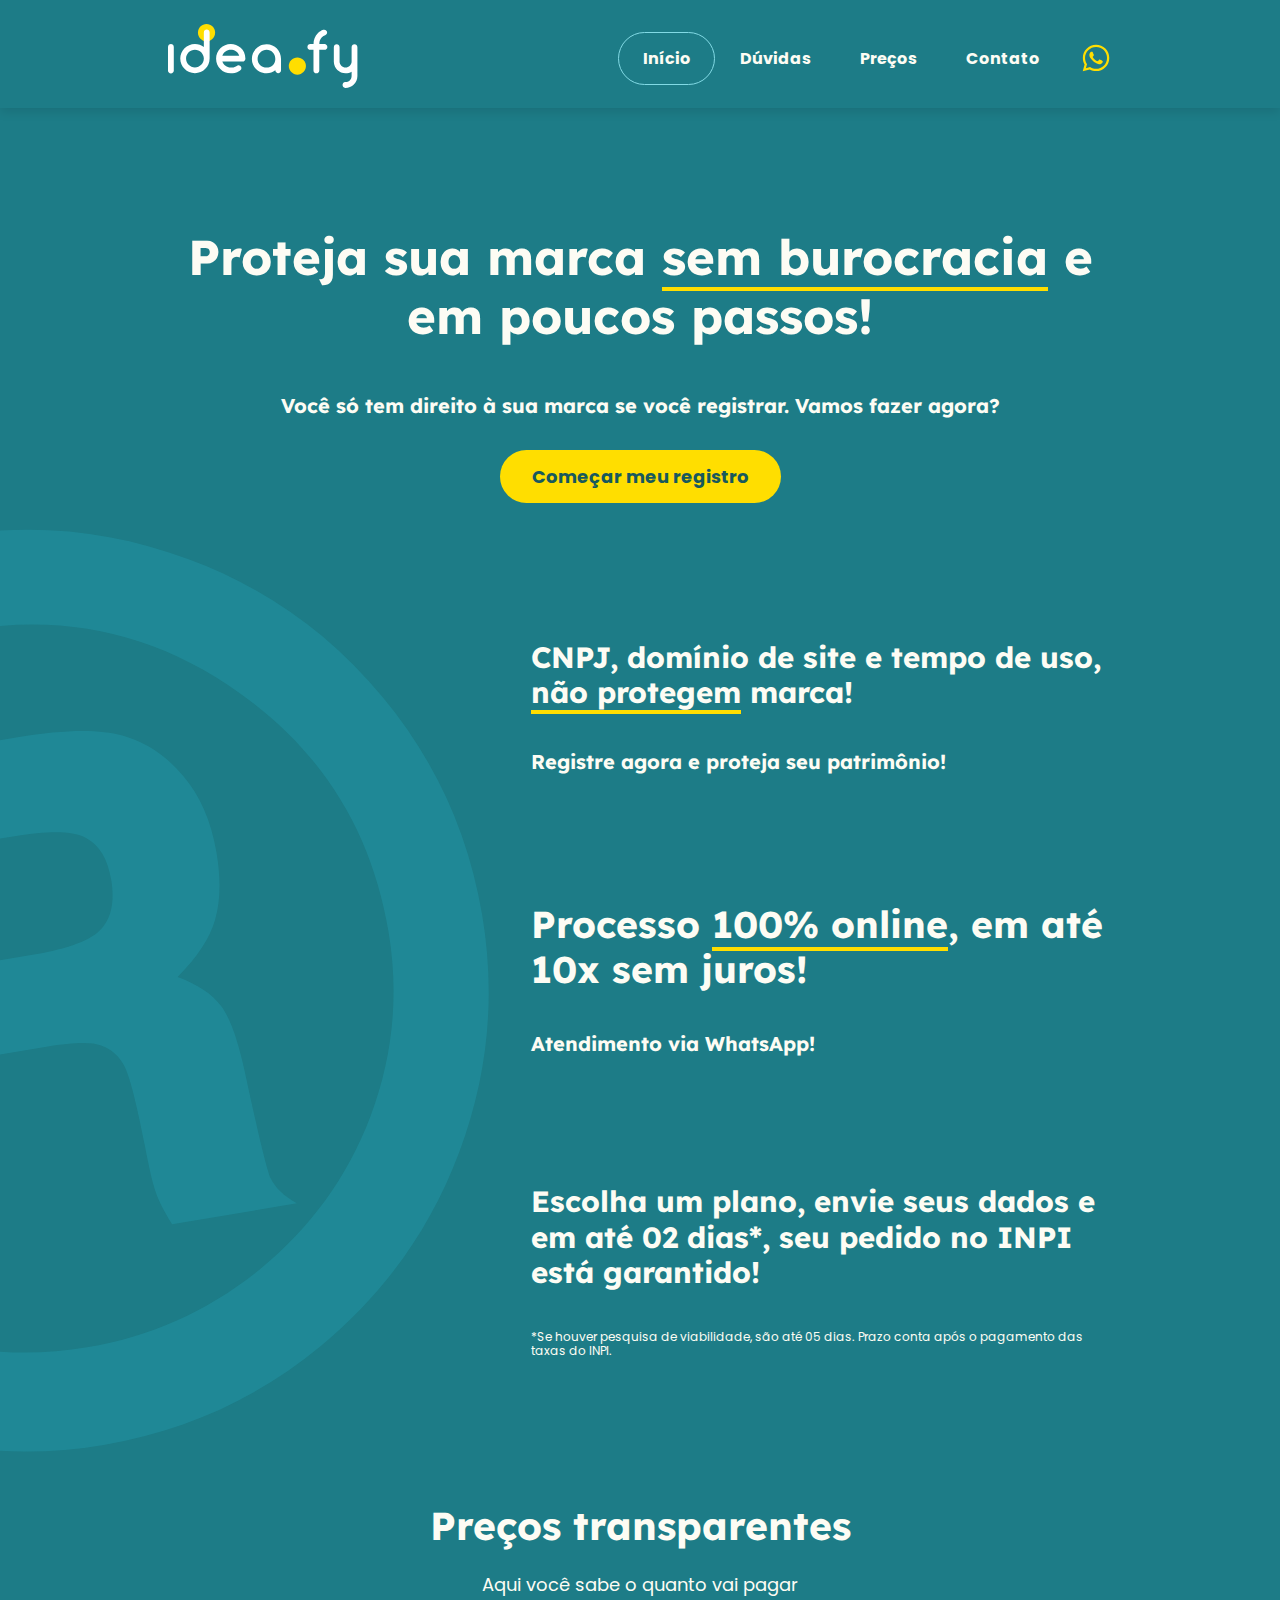
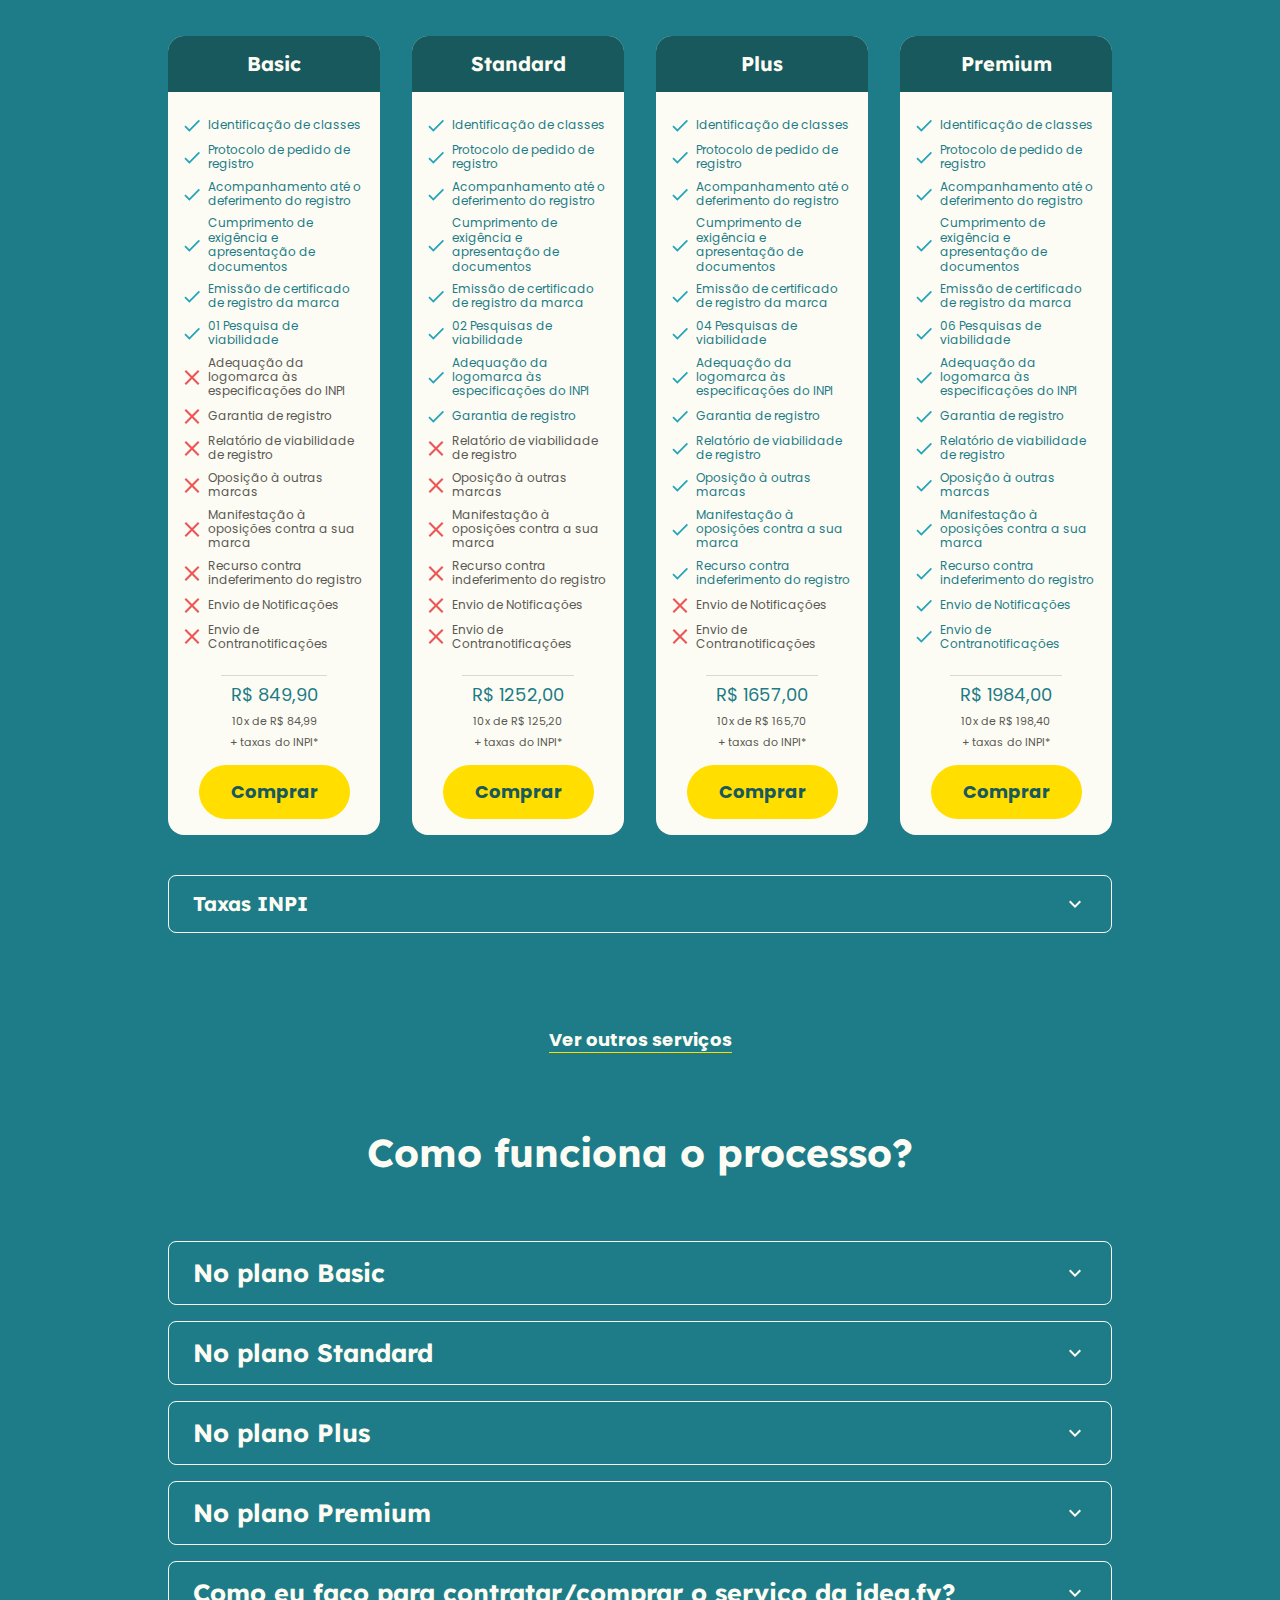
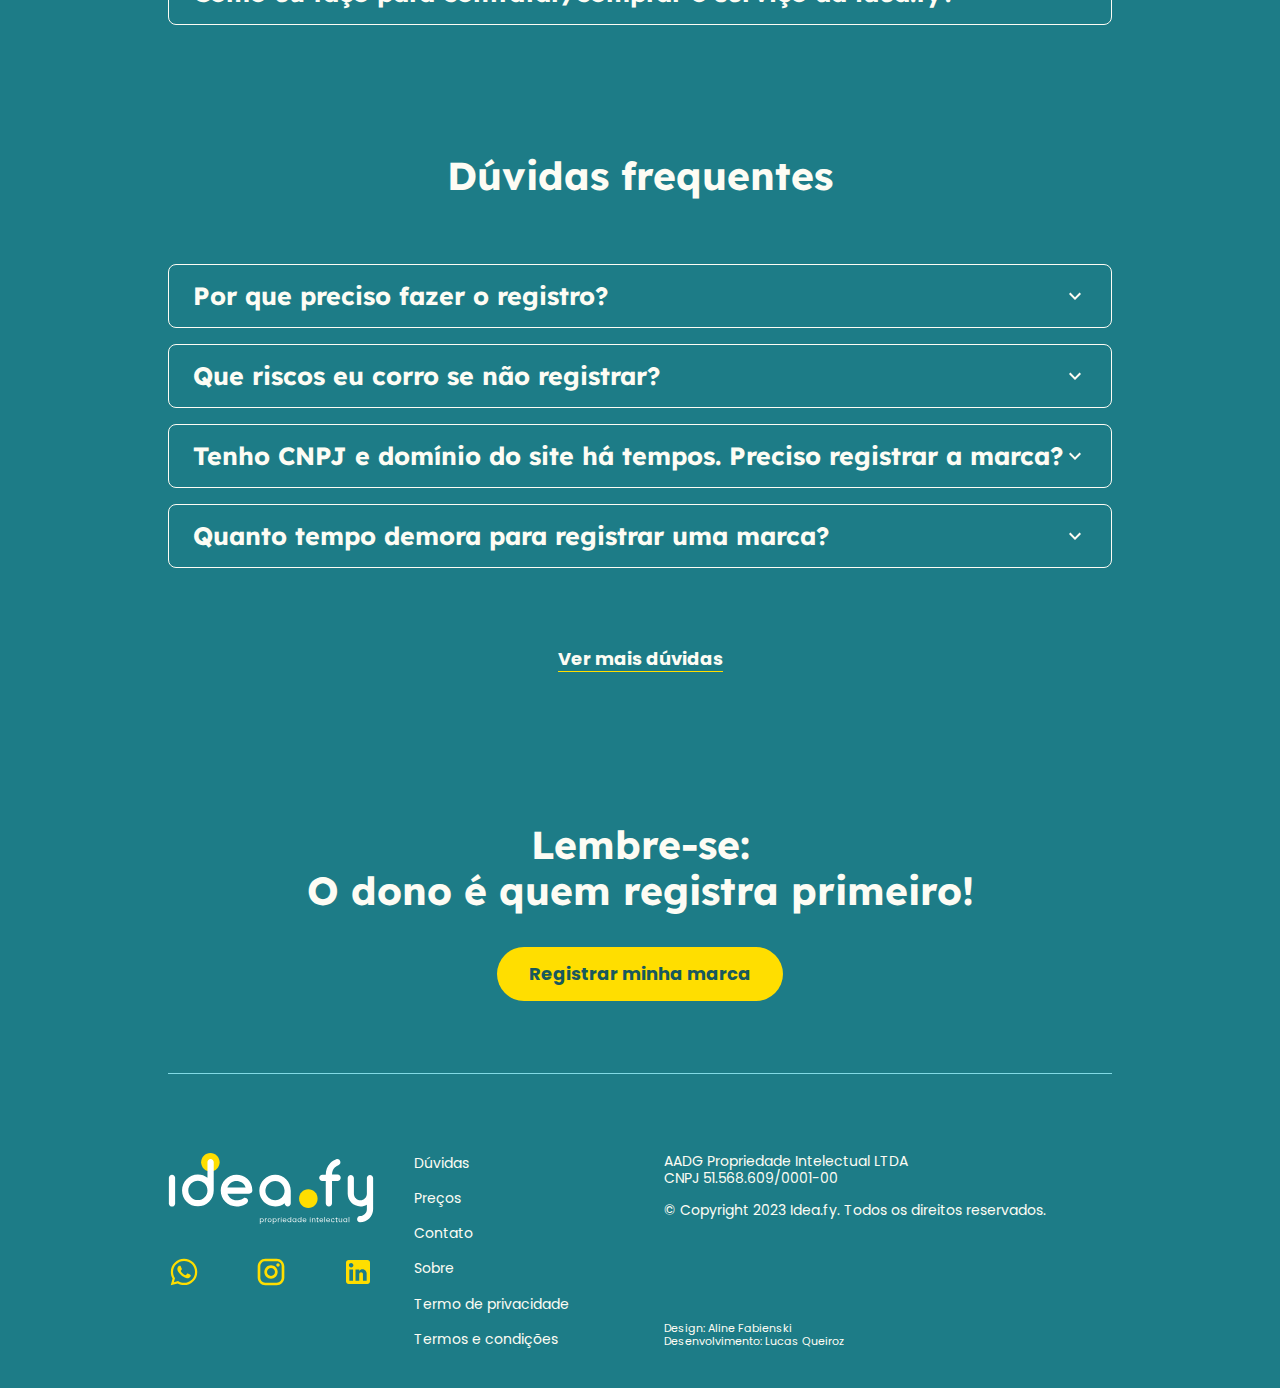
<file: index.html>
<!DOCTYPE html>
<html lang="pt-br">
  <head>
    <meta charset="UTF-8" />
    <meta name="viewport" content="width=device-width, initial-scale=1.0" />
    <title>Idea.fy | Registro de Marcas</title>

    <!-- Google Tag Manager -->
    <script defer>
      (function (w, d, s, l, i) {
        w[l] = w[l] || [];
        w[l].push({ "gtm.start": new Date().getTime(), event: "gtm.js" });
        var f = d.getElementsByTagName(s)[0],
          j = d.createElement(s),
          dl = l != "dataLayer" ? "&l=" + l : "";
        j.async = true;
        j.src = "https://www.googletagmanager.com/gtm.js?id=" + i + dl;
        f.parentNode.insertBefore(j, f);
      })(window, document, "script", "dataLayer", "GTM-M5FPSQ6D");
    </script>
    <!-- End Google Tag Manager -->

    <!-- Google tag (gtag.js) -->
    <script
      defer
      async
      src="https://www.googletagmanager.com/gtag/js?id=G-G1YTCS059J"
    ></script>
    <script defer>
      window.dataLayer = window.dataLayer || [];
      function gtag() {
        dataLayer.push(arguments);
      }
      gtag("js", new Date());

      gtag("config", "G-G1YTCS059J");
    </script>

    <!-- Hotjar Tracking Code for https://ideafy.com.br -->
    <script defer>
      (function (h, o, t, j, a, r) {
        h.hj =
          h.hj ||
          function () {
            (h.hj.q = h.hj.q || []).push(arguments);
          };
        h._hjSettings = { hjid: 3672248, hjsv: 6 };
        a = o.getElementsByTagName("head")[0];
        r = o.createElement("script");
        r.async = 1;
        r.src = t + h._hjSettings.hjid + j + h._hjSettings.hjsv;
        a.appendChild(r);
      })(window, document, "https://static.hotjar.com/c/hotjar-", ".js?sv=");
    </script>
    
    <link rel="stylesheet" href="assets/css/home.css" />
    <!-- Favicon -->
    <link
      rel="icon"
      href="assets/img/ico/favicon.ico"
      type="image/x-icon"
    />

    <!-- Meta Descrição -->
    <meta
      name="description"
      content="Registre sua marca sem burocracia em até 10x sem juros! Processo 100% online."
    />

    <!-- Palavras-chave -->
    <meta name="keywords" content="registro de marca" />
    <meta
      name="google-site-verification"
      content="0b6JhzS4Oy6pkpb9YTcQZLnR3_x4jl5Hu6n1Sx00LX4"
    />

    <meta name="facebook-domain-verification" content="o2zwjp5bydt4433dlvnq7qu4r2mh5z" />

    <!-- Meta Pixel Code -->
    <script defer>
      !(function (f, b, e, v, n, t, s) {
        if (f.fbq) return;
        n = f.fbq = function () {
          n.callMethod
            ? n.callMethod.apply(n, arguments)
            : n.queue.push(arguments);
        };
        if (!f._fbq) f._fbq = n;
        n.push = n;
        n.loaded = !0;
        n.version = "2.0";
        n.queue = [];
        t = b.createElement(e);
        t.async = !0;
        t.src = v;
        s = b.getElementsByTagName(e)[0];
        s.parentNode.insertBefore(t, s);
      })(
        window,
        document,
        "script",
        "https://connect.facebook.net/en_US/fbevents.js"
      );
      fbq("init", "1478466449644318");
      fbq("track", "PageView");
    </script>
    <noscript
      ><img
        height="1"
        width="1"
        style="display: none"
        src="https://www.facebook.com/tr?id=1478466449644318&ev=PageView&noscript=1"
    /></noscript>
    <!-- End Meta Pixel Code -->
  </head>
  <body>
    <!-- Google Tag Manager (noscript) -->
    <noscript
      ><iframe
        src="https://www.googletagmanager.com/ns.html?id=GTM-M5FPSQ6D"
        height="0"
        width="0"
        style="display: none; visibility: hidden"
      ></iframe
    ></noscript>
    <!-- End Google Tag Manager (noscript) -->

    <div id="overlay"></div>

    <header class="navbar">
      <div class="navbar__container">
        <a href="index">
          <img
            class="navbar__logo"
            src="assets/img/svg/logo.svg"
            alt="Logo do Idea.fy que serve como link para a home"
        /></a>

        <button class="navbar__mobile-menu link">
          <span class="link__texto">Menu</span>
        </button>

        <nav class="navbar__nav">
          <ul>
            <li class="navbar__item">
              <a class="navbar__link navbar__link--active" href="index"
                ><span class="navbar__link-texto">Início</span></a
              >
            </li>
            <li class="navbar__item">
              <a class="navbar__link" href="duvidas"
                ><span class="navbar__link-texto">Dúvidas</span></a
              >
            </li>
            <li class="navbar__item">
              <a class="navbar__link" href="precos"
                ><span class="navbar__link-texto">Preços</span></a
              >
            </li>
            <li class="navbar__item">
              <a class="navbar__link" href="contato"
                ><span class="navbar__link-texto">Contato</span></a
              >
            </li>
            <li class="navbar__item">
              <a
                aria-label="Link para o whatsapp do Idea.fy"
                class="navbar__botao-whatsapp"
                href="https://wa.me/5511911462020"
                ><svg
                  class="navbar__botao-svg social-link"
                  xmlns="http://www.w3.org/2000/svg"
                  width="32"
                  height="32"
                  viewBox="0 0 32 32"
                  fill="none"
                >
                  <path
                    d="M25.3999 6.54658C24.1775 5.31182 22.7215 4.33281 21.1168 3.66665C19.5121 3.0005 17.7908 2.66053 16.0533 2.66658C8.77328 2.66658 2.83994 8.59992 2.83994 15.8799C2.83994 18.2132 3.45328 20.4799 4.59994 22.4799L2.73328 29.3333L9.73328 27.4933C11.6666 28.5466 13.8399 29.1066 16.0533 29.1066C23.3333 29.1066 29.2666 23.1733 29.2666 15.8932C29.2666 12.3599 27.8933 9.03992 25.3999 6.54658ZM16.0533 26.8666C14.0799 26.8666 12.1466 26.3333 10.4533 25.3333L10.0533 25.0933L5.89328 26.1866L6.99994 22.1333L6.73328 21.7199C5.63694 19.9692 5.0548 17.9456 5.05328 15.8799C5.05328 9.82658 9.98661 4.89325 16.0399 4.89325C18.9733 4.89325 21.7333 6.03992 23.7999 8.11992C24.8233 9.13854 25.6342 10.3501 26.1858 11.6845C26.7374 13.0188 27.0187 14.4494 27.0133 15.8932C27.0399 21.9466 22.1066 26.8666 16.0533 26.8666ZM22.0799 18.6532C21.7466 18.4932 20.1199 17.6933 19.8266 17.5732C19.5199 17.4666 19.3066 17.4132 19.0799 17.7332C18.8533 18.0666 18.2266 18.8132 18.0399 19.0266C17.8533 19.2533 17.6533 19.2799 17.3199 19.1066C16.9866 18.9466 15.9199 18.5866 14.6666 17.4666C13.6799 16.5866 13.0266 15.5066 12.8266 15.1733C12.6399 14.8399 12.7999 14.6666 12.9733 14.4932C13.1199 14.3466 13.3066 14.1066 13.4666 13.9199C13.6266 13.7332 13.6933 13.5866 13.7999 13.3732C13.9066 13.1466 13.8533 12.9599 13.7733 12.7999C13.6933 12.6399 13.0266 11.0133 12.7599 10.3466C12.4933 9.70658 12.2133 9.78658 12.0133 9.77325H11.3733C11.1466 9.77325 10.7999 9.85325 10.4933 10.1866C10.1999 10.5199 9.34661 11.3199 9.34661 12.9466C9.34661 14.5733 10.5333 16.1466 10.6933 16.3599C10.8533 16.5866 13.0266 19.9199 16.3333 21.3466C17.1199 21.6933 17.7333 21.8933 18.2133 22.0399C18.9999 22.2933 19.7199 22.2532 20.2933 22.1732C20.9333 22.0799 22.2533 21.3732 22.5199 20.5999C22.7999 19.8266 22.7999 19.1733 22.7066 19.0266C22.6133 18.8799 22.4133 18.8132 22.0799 18.6532Z"
                  /></svg
              ></a>
            </li>
          </ul>
        </nav>
      </div>
    </header>

    <main>
      <section class="intro">
        <h1 class="intro__titulo">
          Proteja sua marca
          <span class="intro__titulo--destaque">sem burocracia</span> e em
          poucos passos!
        </h1>
        <h2 class="intro__subtitulo">
          Você só tem direito à sua marca se você registrar. Vamos fazer agora?
        </h2>
        <a href="precos" class="botao intro__botao">Começar meu registro</a>
      </section>

      <section class="info">
        <div class="info__image-container">
          <img
            class="info__image"
            src="assets/img/svg/featuresR.svg"
            alt="Imagem do símbolo de marca registrada."
            draggable="false"
          />
        </div>
        <div class="info__conteudo">
          <div class="info__item">
            <h2 class="info__titulo">
              CNPJ, domínio de site e tempo de uso,
              <span class="info__titulo--destaque">não protegem</span>
              marca!
            </h2>
            <h3 class="info__subtitulo">
              Registre agora e proteja seu patrimônio!
            </h3>
          </div>
          <div class="info__item">
            <h2 class="info__titulo-principal">
              Processo
              <span class="info__titulo--destaque">100% online</span>, em até
              10x sem juros!
            </h2>
            <h3 class="info__subtitulo">Atendimento via WhatsApp!</h3>
          </div>
          <div class="info__item">
            <h2 class="info__titulo">
              Escolha um plano, envie seus dados e em até 02 dias*, seu pedido
              no INPI está garantido!
            </h2>
            <p class="info__detalhes">
              *Se houver pesquisa de viabilidade, são até 05 dias. Prazo conta
              após o pagamento das taxas do INPI.
            </p>
          </div>
        </div>
      </section>

      <section class="pricing">
        <div class="pricing_cabecalho">
          <h2 class="pricing__titulo">Preços transparentes</h2>
          <p class="pricing__subtitulo">Aqui você sabe o quanto vai pagar</p>
        </div>
        <div class="pricing__planos">
          <div class="plan" id="planoBasic">
            <h3 class="plan__titulo plan__titulo--basic">Basic</h3>
            <ul class="plan__beneficios">
              <li class="plan__beneficio">
                <img
                  class="plan__beneficio-inclusao"
                  src="assets/img/svg/check.svg"
                  alt="Incluído:"
                />
                <p class="beneficio__descricao">Identificação de classes</p>
              </li>
              <li class="plan__beneficio">
                <img
                  class="plan__beneficio-inclusao"
                  src="assets/img/svg/check.svg"
                  alt="Incluído:"
                />
                <p class="beneficio__descricao">
                  Protocolo de pedido de registro
                </p>
              </li>
              <li class="plan__beneficio">
                <img
                  class="plan__beneficio-inclusao"
                  src="assets/img/svg/check.svg"
                  alt="Incluído:"
                />
                <p class="beneficio__descricao">
                  Acompanhamento até o deferimento do registro
                </p>
              </li>
              <li class="plan__beneficio">
                <img
                  class="plan__beneficio-inclusao"
                  src="assets/img/svg/check.svg"
                  alt="Incluído:"
                />
                <p class="beneficio__descricao">
                  Cumprimento de exigência e apresentação de documentos
                </p>
              </li>
              <li class="plan__beneficio">
                <img
                  class="plan__beneficio-inclusao"
                  src="assets/img/svg/check.svg"
                  alt="Incluído:"
                />
                <p class="beneficio__descricao">
                  Emissão de certificado de registro da marca
                </p>
              </li>
              <li class="plan__beneficio">
                <img
                  class="plan__beneficio-inclusao"
                  src="assets/img/svg/check.svg"
                  alt="Incluído:"
                />
                <p class="beneficio__descricao">01 Pesquisa de viabilidade</p>
              </li>
              <li class="plan__beneficio">
                <img
                  class="plan__beneficio-inclusao"
                  src="assets/img/svg/close.svg"
                  alt="Não incluído:"
                />
                <p
                  class="beneficio__descricao beneficio__descricao--desativado"
                >
                  Adequação da logomarca às especificações do INPI
                </p>
              </li>
              <li class="plan__beneficio">
                <img
                  class="plan__beneficio-inclusao"
                  src="assets/img/svg/close.svg"
                  alt="Não incluído:"
                />
                <p
                  class="beneficio__descricao beneficio__descricao--desativado"
                >
                  Garantia de registro
                </p>
              </li>
              <li class="plan__beneficio">
                <img
                  class="plan__beneficio-inclusao"
                  src="assets/img/svg/close.svg"
                  alt="Não incluído:"
                />
                <p
                  class="beneficio__descricao beneficio__descricao--desativado"
                >
                  Relatório de viabilidade de registro
                </p>
              </li>
              <li class="plan__beneficio">
                <img
                  class="plan__beneficio-inclusao"
                  src="assets/img/svg/close.svg"
                  alt="Não incluído:"
                />
                <p
                  class="beneficio__descricao beneficio__descricao--desativado"
                >
                  Oposição à outras marcas
                </p>
              </li>
              <li class="plan__beneficio">
                <img
                  class="plan__beneficio-inclusao"
                  src="assets/img/svg/close.svg"
                  alt="Não incluído:"
                />
                <p
                  class="beneficio__descricao beneficio__descricao--desativado"
                >
                  Manifestação à oposições contra a sua marca
                </p>
              </li>
              <li class="plan__beneficio">
                <img
                  class="plan__beneficio-inclusao"
                  src="assets/img/svg/close.svg"
                  alt="Não incluído:"
                />
                <p
                  class="beneficio__descricao beneficio__descricao--desativado"
                >
                  Recurso contra indeferimento do registro
                </p>
              </li>
              <li class="plan__beneficio">
                <img
                  class="plan__beneficio-inclusao"
                  src="assets/img/svg/close.svg"
                  alt="Não incluído:"
                />
                <p
                  class="beneficio__descricao beneficio__descricao--desativado"
                >
                  Envio de Notificações
                </p>
              </li>
              <li class="plan__beneficio">
                <img
                  class="plan__beneficio-inclusao"
                  src="assets/img/svg/close.svg"
                  alt="Não incluído:"
                />
                <p
                  class="beneficio__descricao beneficio__descricao--desativado"
                >
                  Envio de Contranotificações
                </p>
              </li>
            </ul>

            <p class="plan__preco">R$ 849,90</p>
            <p class="plan__divisao">10x de R$ 84,99</p>
            <p class="plan__taxas">+ taxas do INPI*</p>
            <button class="botao plan__botao" data-plano="basic">
              Comprar
            </button>
          </div>

          <div class="plan" id="planoStandard">
            <h3 class="plan__titulo plan__titulo--standard">Standard</h3>
            <ul class="plan__beneficios">
              <li class="plan__beneficio">
                <img
                  class="plan__beneficio-inclusao"
                  src="assets/img/svg/check.svg"
                  alt="Incluído:"
                />
                <p class="beneficio__descricao">Identificação de classes</p>
              </li>
              <li class="plan__beneficio">
                <img
                  class="plan__beneficio-inclusao"
                  src="assets/img/svg/check.svg"
                  alt="Incluído:"
                />
                <p class="beneficio__descricao">
                  Protocolo de pedido de registro
                </p>
              </li>
              <li class="plan__beneficio">
                <img
                  class="plan__beneficio-inclusao"
                  src="assets/img/svg/check.svg"
                  alt="Incluído:"
                />
                <p class="beneficio__descricao">
                  Acompanhamento até o deferimento do registro
                </p>
              </li>
              <li class="plan__beneficio">
                <img
                  class="plan__beneficio-inclusao"
                  src="assets/img/svg/check.svg"
                  alt="Incluído:"
                />
                <p class="beneficio__descricao">
                  Cumprimento de exigência e apresentação de documentos
                </p>
              </li>
              <li class="plan__beneficio">
                <img
                  class="plan__beneficio-inclusao"
                  src="assets/img/svg/check.svg"
                  alt="Incluído:"
                />
                <p class="beneficio__descricao">
                  Emissão de certificado de registro da marca
                </p>
              </li>
              <li class="plan__beneficio">
                <img
                  class="plan__beneficio-inclusao"
                  src="assets/img/svg/check.svg"
                  alt="Incluído:"
                />
                <p class="beneficio__descricao">02 Pesquisas de viabilidade</p>
              </li>
              <li class="plan__beneficio">
                <img
                  class="plan__beneficio-inclusao"
                  src="assets/img/svg/check.svg"
                  alt="Incluído:"
                />
                <p class="beneficio__descricao">
                  Adequação da logomarca às especificações do INPI
                </p>
              </li>
              <li class="plan__beneficio">
                <img
                  class="plan__beneficio-inclusao"
                  src="assets/img/svg/check.svg"
                  alt="Incluído:"
                />
                <p class="beneficio__descricao">Garantia de registro</p>
              </li>
              <li class="plan__beneficio">
                <img
                  class="plan__beneficio-inclusao"
                  src="assets/img/svg/close.svg"
                  alt="Não incluído:"
                />
                <p
                  class="beneficio__descricao beneficio__descricao--desativado"
                >
                  Relatório de viabilidade de registro
                </p>
              </li>
              <li class="plan__beneficio">
                <img
                  class="plan__beneficio-inclusao"
                  src="assets/img/svg/close.svg"
                  alt="Não incluído:"
                />
                <p
                  class="beneficio__descricao beneficio__descricao--desativado"
                >
                  Oposição à outras marcas
                </p>
              </li>
              <li class="plan__beneficio">
                <img
                  class="plan__beneficio-inclusao"
                  src="assets/img/svg/close.svg"
                  alt="Não incluído:"
                />
                <p
                  class="beneficio__descricao beneficio__descricao--desativado"
                >
                  Manifestação à oposições contra a sua marca
                </p>
              </li>
              <li class="plan__beneficio">
                <img
                  class="plan__beneficio-inclusao"
                  src="assets/img/svg/close.svg"
                  alt="Não incluído:"
                />
                <p
                  class="beneficio__descricao beneficio__descricao--desativado"
                >
                  Recurso contra indeferimento do registro
                </p>
              </li>
              <li class="plan__beneficio">
                <img
                  class="plan__beneficio-inclusao"
                  src="assets/img/svg/close.svg"
                  alt="Não incluído:"
                />
                <p
                  class="beneficio__descricao beneficio__descricao--desativado"
                >
                  Envio de Notificações
                </p>
              </li>
              <li class="plan__beneficio">
                <img
                  class="plan__beneficio-inclusao"
                  src="assets/img/svg/close.svg"
                  alt="Não incluído:"
                />
                <p
                  class="beneficio__descricao beneficio__descricao--desativado"
                >
                  Envio de Contranotificações
                </p>
              </li>
            </ul>

            <p class="plan__preco">R$ 1252,00</p>
            <p class="plan__divisao">10x de R$ 125,20</p>
            <p class="plan__taxas">+ taxas do INPI*</p>
            <button class="botao plan__botao" data-plano="standard">
              Comprar
            </button>
          </div>

          <div class="plan" id="planoPlus">
            <h3 class="plan__titulo plan__titulo--plus">Plus</h3>
            <ul class="plan__beneficios">
              <li class="plan__beneficio">
                <img
                  class="plan__beneficio-inclusao"
                  src="assets/img/svg/check.svg"
                  alt="Incluído:"
                />
                <p class="beneficio__descricao">Identificação de classes</p>
              </li>
              <li class="plan__beneficio">
                <img
                  class="plan__beneficio-inclusao"
                  src="assets/img/svg/check.svg"
                  alt="Incluído:"
                />
                <p class="beneficio__descricao">
                  Protocolo de pedido de registro
                </p>
              </li>
              <li class="plan__beneficio">
                <img
                  class="plan__beneficio-inclusao"
                  src="assets/img/svg/check.svg"
                  alt="Incluído:"
                />
                <p class="beneficio__descricao">
                  Acompanhamento até o deferimento do registro
                </p>
              </li>
              <li class="plan__beneficio">
                <img
                  class="plan__beneficio-inclusao"
                  src="assets/img/svg/check.svg"
                  alt="Incluído:"
                />
                <p class="beneficio__descricao">
                  Cumprimento de exigência e apresentação de documentos
                </p>
              </li>
              <li class="plan__beneficio">
                <img
                  class="plan__beneficio-inclusao"
                  src="assets/img/svg/check.svg"
                  alt="Incluído:"
                />
                <p class="beneficio__descricao">
                  Emissão de certificado de registro da marca
                </p>
              </li>
              <li class="plan__beneficio">
                <img
                  class="plan__beneficio-inclusao"
                  src="assets/img/svg/check.svg"
                  alt="Incluído:"
                />
                <p class="beneficio__descricao">04 Pesquisas de viabilidade</p>
              </li>
              <li class="plan__beneficio">
                <img
                  class="plan__beneficio-inclusao"
                  src="assets/img/svg/check.svg"
                  alt="Incluído:"
                />
                <p class="beneficio__descricao">
                  Adequação da logomarca às especificações do INPI
                </p>
              </li>
              <li class="plan__beneficio">
                <img
                  class="plan__beneficio-inclusao"
                  src="assets/img/svg/check.svg"
                  alt="Incluído:"
                />
                <p class="beneficio__descricao">Garantia de registro</p>
              </li>
              <li class="plan__beneficio">
                <img
                  class="plan__beneficio-inclusao"
                  src="assets/img/svg/check.svg"
                  alt="Incluído:"
                />
                <p class="beneficio__descricao">
                  Relatório de viabilidade de registro
                </p>
              </li>
              <li class="plan__beneficio">
                <img
                  class="plan__beneficio-inclusao"
                  src="assets/img/svg/check.svg"
                  alt="Incluído:"
                />
                <p class="beneficio__descricao">Oposição à outras marcas</p>
              </li>
              <li class="plan__beneficio">
                <img
                  class="plan__beneficio-inclusao"
                  src="assets/img/svg/check.svg"
                  alt="Incluído:"
                />
                <p class="beneficio__descricao">
                  Manifestação à oposições contra a sua marca
                </p>
              </li>
              <li class="plan__beneficio">
                <img
                  class="plan__beneficio-inclusao"
                  src="assets/img/svg/check.svg"
                  alt="Incluído:"
                />
                <p class="beneficio__descricao">
                  Recurso contra indeferimento do registro
                </p>
              </li>
              <li class="plan__beneficio">
                <img
                  class="plan__beneficio-inclusao"
                  src="assets/img/svg/close.svg"
                  alt="Não incluído:"
                />
                <p
                  class="beneficio__descricao beneficio__descricao--desativado"
                >
                  Envio de Notificações
                </p>
              </li>
              <li class="plan__beneficio">
                <img
                  class="plan__beneficio-inclusao"
                  src="assets/img/svg/close.svg"
                  alt="Não incluído:"
                />
                <p
                  class="beneficio__descricao beneficio__descricao--desativado"
                >
                  Envio de Contranotificações
                </p>
              </li>
            </ul>

            <p class="plan__preco">R$ 1657,00</p>
            <p class="plan__divisao">10x de R$ 165,70</p>
            <p class="plan__taxas">+ taxas do INPI*</p>
            <button class="botao plan__botao" data-plano="plus">Comprar</button>
          </div>

          <div class="plan" id="planoPremium">
            <h3 class="plan__titulo plan__titulo--premium">Premium</h3>
            <ul class="plan__beneficios">
              <li class="plan__beneficio">
                <img
                  class="plan__beneficio-inclusao"
                  src="assets/img/svg/check.svg"
                  alt="Incluído:"
                />
                <p class="beneficio__descricao">Identificação de classes</p>
              </li>
              <li class="plan__beneficio">
                <img
                  class="plan__beneficio-inclusao"
                  src="assets/img/svg/check.svg"
                  alt="Incluído:"
                />
                <p class="beneficio__descricao">
                  Protocolo de pedido de registro
                </p>
              </li>
              <li class="plan__beneficio">
                <img
                  class="plan__beneficio-inclusao"
                  src="assets/img/svg/check.svg"
                  alt="Incluído:"
                />
                <p class="beneficio__descricao">
                  Acompanhamento até o deferimento do registro
                </p>
              </li>
              <li class="plan__beneficio">
                <img
                  class="plan__beneficio-inclusao"
                  src="assets/img/svg/check.svg"
                  alt="Incluído:"
                />
                <p class="beneficio__descricao">
                  Cumprimento de exigência e apresentação de documentos
                </p>
              </li>
              <li class="plan__beneficio">
                <img
                  class="plan__beneficio-inclusao"
                  src="assets/img/svg/check.svg"
                  alt="Incluído:"
                />
                <p class="beneficio__descricao">
                  Emissão de certificado de registro da marca
                </p>
              </li>
              <li class="plan__beneficio">
                <img
                  class="plan__beneficio-inclusao"
                  src="assets/img/svg/check.svg"
                  alt="Incluído:"
                />
                <p class="beneficio__descricao">06 Pesquisas de viabilidade</p>
              </li>
              <li class="plan__beneficio">
                <img
                  class="plan__beneficio-inclusao"
                  src="assets/img/svg/check.svg"
                  alt="Incluído:"
                />
                <p class="beneficio__descricao">
                  Adequação da logomarca às especificações do INPI
                </p>
              </li>
              <li class="plan__beneficio">
                <img
                  class="plan__beneficio-inclusao"
                  src="assets/img/svg/check.svg"
                  alt="Incluído:"
                />
                <p class="beneficio__descricao">Garantia de registro</p>
              </li>
              <li class="plan__beneficio">
                <img
                  class="plan__beneficio-inclusao"
                  src="assets/img/svg/check.svg"
                  alt="Incluído:"
                />
                <p class="beneficio__descricao">
                  Relatório de viabilidade de registro
                </p>
              </li>
              <li class="plan__beneficio">
                <img
                  class="plan__beneficio-inclusao"
                  src="assets/img/svg/check.svg"
                  alt="Incluído:"
                />
                <p class="beneficio__descricao">Oposição à outras marcas</p>
              </li>
              <li class="plan__beneficio">
                <img
                  class="plan__beneficio-inclusao"
                  src="assets/img/svg/check.svg"
                  alt="Incluído:"
                />
                <p class="beneficio__descricao">
                  Manifestação à oposições contra a sua marca
                </p>
              </li>
              <li class="plan__beneficio">
                <img
                  class="plan__beneficio-inclusao"
                  src="assets/img/svg/check.svg"
                  alt="Incluído:"
                />
                <p class="beneficio__descricao">
                  Recurso contra indeferimento do registro
                </p>
              </li>
              <li class="plan__beneficio">
                <img
                  class="plan__beneficio-inclusao"
                  src="assets/img/svg/check.svg"
                  alt="Incluído:"
                />
                <p class="beneficio__descricao">Envio de Notificações</p>
              </li>
              <li class="plan__beneficio">
                <img
                  class="plan__beneficio-inclusao"
                  src="assets/img/svg/check.svg"
                  alt="Incluído:"
                />
                <p class="beneficio__descricao">Envio de Contranotificações</p>
              </li>
            </ul>

            <p class="plan__preco">R$ 1984,00</p>
            <p class="plan__divisao">10x de R$ 198,40</p>
            <p class="plan__taxas">+ taxas do INPI*</p>
            <button class="botao plan__botao" data-plano="premium">
              Comprar
            </button>
          </div>
        </div>
        <div class="dropdown__item">
          <button class="dropdown__pergunta" onclick="toggleDropdown(0)">
            <h3
              class="dropdown__pergunta-titulo dropdown__pergunta-titulo--inpi"
            >
              Taxas INPI
            </h3>
            <img
              class="dropdown__pergunta-seta"
              src="assets/img/svg/keyboard-arrow-up.svg"
              alt=""
              aria-hidden="true"
            />
          </button>
          <div
            class="dropdown__resposta dropdown__resposta--inpi"
            id="answer-0"
          >
            <p class="dropdown__texto">
              Pedido de registro de marca (com especificação pré-aprovada) -
              valor por classe 355,00 / 142,00*<br />
              Cumprimento de exigência: 140,00 / 56,00*<br />
              Oposição: 355,00 / 142,00*<br />
              Manifestação à oposição: 280,00 / 112,00*<br />
              1º Decênio - valor por classe 745,00 / 298,00*<br />
              Recurso: 475,00<br />
              Manifestação ao recurso: 280,00 / 112,00*<br />
              <br />
              (*) Retribuição com desconto: Redução de até 60% no valor de
              retribuição a ser obtida por: pessoas naturais (somente se estas
              não detiverem participação societária em empresa do ramo a que
              pertence o item a ser registrado); microempresas,
              microempreendedor individual e empresas de pequeno porte, assim
              definidas na Lei Complementar nº 123, de 14 de dezembro de 2006;
              cooperativas, assim definidas na Lei nº 5.764, de 16 de dezembro
              de 1971; instituições de ensino e pesquisa; entidades sem fins
              lucrativos, bem como órgãos públicos, quando se referirem a atos
              próprios, conforme estipulado nessa resolução.
            </p>
          </div>
        </div>
      </section>

      <section class="outros-servicos">
        <a href="precos" class="outros-servicos__link link"
          ><span class="outros-servicos__texto link__texto"
            >Ver outros serviços</span
          ></a
        >
      </section>

      <section class="duvidas duvidas-processo">
        <h2 class="duvidas__titulo duvidas-processo__titulo">
          Como funciona o processo?
        </h2>
        <div class="duvidas__perguntas duvidas-processo__perguntas">
          <div class="dropdown__item">
            <button class="dropdown__pergunta" onclick="toggleDropdown(1)">
              <h3 class="dropdown__pergunta-titulo">No plano Basic</h3>
              <img
                class="dropdown__pergunta-seta"
                src="assets/img/svg/keyboard-arrow-up.svg"
                alt=""
                aria-hidden="true"
              />
            </button>
            <div class="dropdown__resposta" id="answer-1">
              <p class="dropdown__texto">
                Fazemos a identificação da classe adequada, protocolo do pedido,
                acompanhamento, cumprimento de exigências e emissão do
                certificado.
              </p>
            </div>
          </div>

          <div class="dropdown__item">
            <button class="dropdown__pergunta" onclick="toggleDropdown(2)">
              <h3 class="dropdown__pergunta-titulo">No plano Standard</h3>
              <img
                class="dropdown__pergunta-seta"
                src="assets/img/svg/keyboard-arrow-up.svg"
                alt=""
                aria-hidden="true"
              />
            </button>
            <div class="dropdown__resposta" id="answer-2">
              <p class="dropdown__texto">
                Fazemos a identificação da classe adequada, pesquisa para
                identificar marcas iguais ou semelhantes, comunicação do
                resultado e aprovação do cliente, protocolo do pedido,
                acompanhamento, cumprimento de exigências e emissão do
                certificado.
              </p>
            </div>
          </div>

          <div class="dropdown__item">
            <button class="dropdown__pergunta" onclick="toggleDropdown(3)">
              <h3 class="dropdown__pergunta-titulo">No plano Plus</h3>
              <img
                class="dropdown__pergunta-seta"
                src="assets/img/svg/keyboard-arrow-up.svg"
                alt=""
                aria-hidden="true"
              />
            </button>
            <div class="dropdown__resposta" id="answer-3">
              <p class="dropdown__texto">
                Fazemos a identificação da classe adequada, pesquisa para
                identificar marcas iguais ou semelhantes, comunicação do
                resultado e aprovação do cliente, protocolo do pedido,
                acompanhamento, cumprimento de exigências, apresentação de
                defesa a oposições, recursos contra indeferimento e emissão do
                certificado.
              </p>
            </div>
          </div>

          <div class="dropdown__item">
            <button class="dropdown__pergunta" onclick="toggleDropdown(4)">
              <h3 class="dropdown__pergunta-titulo">No plano Premium</h3>
              <img
                class="dropdown__pergunta-seta"
                src="assets/img/svg/keyboard-arrow-up.svg"
                alt=""
                aria-hidden="true"
              />
            </button>
            <div class="dropdown__resposta" id="answer-4">
              <p class="dropdown__texto">
                Fazemos a identificação da classe adequada, pesquisa para
                identificar marcas iguais ou semelhantes, comunicação do
                resultado e aprovação do cliente, protocolo do pedido,
                acompanhamento, cumprimento de exigências, apresentação oposição
                e de defesa a oposições, recursos contra indeferimento e emissão
                do certificado. Além disso vamos auxiliar na notificação e
                contranotificações contra terceiros para garantir a sua
                exclusividade.
              </p>
            </div>
          </div>

          <div class="dropdown__item">
            <button class="dropdown__pergunta" onclick="toggleDropdown(5)">
              <h3 class="dropdown__pergunta-titulo">
                Como eu faço para contratar/comprar o serviço da idea.fy?
              </h3>
              <img
                class="dropdown__pergunta-seta"
                src="assets/img/svg/keyboard-arrow-up.svg"
                alt=""
                aria-hidden="true"
              />
            </button>
            <div class="dropdown__resposta" id="answer-5">
              <ul class="dropdown__ul">
                <li class="dropdown__li">
                  Primeiro você deve escolher um pacote de serviços e clicar em
                  comprar. Logo em seguida, você será direcionado a responder
                  algumas perguntas para nos explicar quem é o dono da marca e
                  responder perguntas sobre a sua marca e os serviços/produtos
                  que você vende.
                </li>
                <li class="dropdown__li">
                  Logo após, você será encaminhado ao pagamento, que é feito
                  através do Mercado Pago (para mais segurança das transações),
                  onde poderá escolher entre cartão de crédito, boleto, PIX e
                  demais formas que sejam convenientes para você.
                </li>
                <li class="dropdown__li">
                  Pagamento confirmado, vamos entrar em contato para dar
                  seguimento no seu pedido, enviar o contrato, solicitar mais
                  alguns documentos e iniciar o seu serviço da forma mais rápida
                  possível!
                </li>
                <li class="dropdown__li">
                  Depois disso, estaremos em contato com você através dos nossos
                  canais de WhatsApp e e-mail e vamos avisando sobre cada etapa.
                  Você terá 100% de suporte online da nossa equipe.
                </li>
              </ul>
            </div>
          </div>
        </div>
      </section>

      <section class="duvidas duvidas-frequentes">
        <h2 class="duvidas__titulo duvidas-processo__titulo">
          Dúvidas frequentes
        </h2>

        <div class="duvidas__perguntas duvidas-processo__perguntas">
          <div class="dropdown__item">
            <button class="dropdown__pergunta" onclick="toggleDropdown(6)">
              <h3 class="dropdown__pergunta-titulo">
                Por que preciso fazer o registro?
              </h3>
              <img
                class="dropdown__pergunta-seta"
                src="assets/img/svg/keyboard-arrow-up.svg"
                alt=""
                aria-hidden="true"
              />
            </button>
            <div class="dropdown__resposta" id="answer-6">
              <p class="dropdown__texto">
                Porque a sua marca só estará protegida depois de registrada
                junto ao Instituto Nacional da Propriedade Industrial, o INPI. O
                registro garante que você terá exclusividade de usar a sua marca
                em todo o Brasil, para os produtos ou serviços que você
                comercializa. Com isso, você consegue impedir que outras pessoas
                usem marcas iguais ou parecidas com a sua para destacar produtos
                ou serviços idênticos ou afins.
              </p>
            </div>
          </div>

          <div class="dropdown__item">
            <button class="dropdown__pergunta" onclick="toggleDropdown(7)">
              <h3 class="dropdown__pergunta-titulo">
                Que riscos eu corro se não registrar?
              </h3>
              <img
                class="dropdown__pergunta-seta"
                src="assets/img/svg/keyboard-arrow-up.svg"
                alt=""
                aria-hidden="true"
              />
            </button>
            <div class="dropdown__resposta" id="answer-7">
              <p class="dropdown__texto">
                Sem o registro você não tem o direito de exclusividade sobre a
                sua marca, ou seja, outras pessoas vão poder copiá-la total ou
                parcialmente para assinalar os mesmos produtos ou serviços que
                você comercializa. Além disso, se outra pessoa registrar a sua
                marca antes de você, essa pessoa poderá impedir que você
                continue usando a marca que você criou. Lembre-se, uma marca só
                está protegida depois do registro!
              </p>
            </div>
          </div>

          <div class="dropdown__item">
            <button class="dropdown__pergunta" onclick="toggleDropdown(8)">
              <h3 class="dropdown__pergunta-titulo">
                Tenho CNPJ e domínio do site há tempos. Preciso registrar a
                marca?
              </h3>
              <img
                class="dropdown__pergunta-seta"
                src="assets/img/svg/keyboard-arrow-up.svg"
                alt=""
                aria-hidden="true"
              />
            </button>
            <div class="dropdown__resposta" id="answer-8">
              <p class="dropdown__texto">
                O CNPJ, o contrato social da sua empresa e o nome de domínio não
                protegem a sua marca. A marca só é protegida por meio do
                registro no INPI. Só esse registro garante que você tenha o
                direito de exclusividade de usar a sua marca em todo o Brasil,
                para os produtos ou serviços que serão assinalados por ela.
              </p>
            </div>
          </div>

          <div class="dropdown__item">
            <button class="dropdown__pergunta" onclick="toggleDropdown(9)">
              <h3 class="dropdown__pergunta-titulo">
                Quanto tempo demora para registrar uma marca?
              </h3>
              <img
                class="dropdown__pergunta-seta"
                src="assets/img/svg/keyboard-arrow-up.svg"
                alt=""
                aria-hidden="true"
              />
            </button>
            <div class="dropdown__resposta" id="answer-9">
              <p class="dropdown__texto">
                Depois de depositado o pedido de registro, o INPI tem o prazo de
                18 meses para analisar e conceder o registro.
              </p>
            </div>
          </div>
        </div>

        <a href="duvidas" class="link duvidas__link"
          ><span class="link__texto duvidas__texto">Ver mais dúvidas</span></a
        >
      </section>

      <section class="lembrete">
        <h2 class="lembrete__titulo">
          Lembre-se:<br />
          O dono é quem registra primeiro!
        </h2>

        <a href="precos" class="botao">Registrar minha marca</a>
      </section>

      <div class="notificacao-cookies">
        <div class="notificacao-cookies__container">
          <p class="notificacao-cookies__mensagem">
            Nosso site usa cookies para melhorar a navegação.
          </p>
          <a href="termo-de-privacidade" class="notificacao-cookies__link"
            >Termo de Privacidade</a
          >
        </div>

        <div class="notificacao-cookies__preferencias" style="display: none">
          <!-- Inicialmente oculta -->
          <p class="notificacao-cookies__preferencias-texto">
            Nós usamos cookies para melhorar a funcionalidade do site, para
            oferecer uma melhor experiência. Usando esse site, você concorda com
            o uso de cookies. Encontre mais informações sobre o uso de cookies
            nesse site no nosso
            <a href="termo-de-privacidade" class="notificacao-cookies__link"
              >Termo de Privacidade</a
            >. Você pode ajustar as configurações abaixo.
          </p>
          <div class="notificacao-cookies__opcoes">
            <div class="notificacao-cookies__opcao-container">
              <label
                class="notificacao-cookies__opcao notificacao-cookies__opcao--essencial"
              >
                <input
                  type="checkbox"
                  id="cookieEssencial"
                  name="cookieEssencial"
                  checked
                  disabled
                />
                <span
                  class="notificacao-cookies__slider notificacao-cookies__slider--redondo"
                ></span>
              </label>
              <label class="notificacao-cookies__label" for="cookieEssencial"
                >Cookies essenciais</label
              >
            </div>

            <div class="notificacao-cookies__opcao-container">
              <label
                class="notificacao-cookies__opcao notificacao-cookies__opcao--estatistica"
              >
                <input
                  type="checkbox"
                  id="cookieEstatistica"
                  name="cookieEstatistica"
                  checked
                />
                <span
                  class="notificacao-cookies__slider notificacao-cookies__slider--redondo"
                ></span>
              </label>
              <label class="notificacao-cookies__label" for="cookieEstatistica"
                >Cookies de estatística</label
              >
            </div>

            <div class="notificacao-cookies__opcao-container">
              <label
                class="notificacao-cookies__opcao notificacao-cookies__opcao--marketing"
              >
                <input
                  type="checkbox"
                  id="cookieMarketing"
                  name="cookieMarketing"
                  checked
                />
                <span
                  class="notificacao-cookies__slider notificacao-cookies__slider--redondo"
                ></span>
              </label>
              <label class="notificacao-cookies__label" for="cookieMarketing"
                >Cookies de marketing</label
              >
            </div>
          </div>
        </div>

        <div class="notificacao-cookies__botoes">
          <button
            class="notificacao-cookies__botao notificacao-cookies__botao--preferencias"
          >
            Preferências
          </button>
          <button
            class="notificacao-cookies__botao notificacao-cookies__botao--aceitar botao"
          >
            Aceitar todos
          </button>
        </div>
      </div>
    </main>

    <footer class="footer">
      <div class="footer__container">
        <div class="footer__logo-links">
          <img
            src="assets/img/svg/logofooter.svg"
            alt="Logo do Idea.fy"
            class="footer__logo"
          />

          <div class="footer__social-icons">
            <a
              href="https://wa.me/5511911462020"
              class="footer__social-link"
              aria-label="Link para o whatsapp do Idea.fy"
            >
              <svg
                class="social-link"
                xmlns="http://www.w3.org/2000/svg"
                width="32"
                height="32"
                viewBox="0 0 32 32"
                fill="none"
              >
                <path
                  d="M25.4001 6.54658C24.1777 5.31182 22.7216 4.33281 21.1169 3.66665C19.5122 3.0005 17.7909 2.66053 16.0534 2.66658C8.7734 2.66658 2.84007 8.59992 2.84007 15.8799C2.84007 18.2132 3.4534 20.4799 4.60007 22.4799L2.7334 29.3333L9.7334 27.4933C11.6667 28.5466 13.8401 29.1066 16.0534 29.1066C23.3334 29.1066 29.2667 23.1733 29.2667 15.8932C29.2667 12.3599 27.8934 9.03992 25.4001 6.54658ZM16.0534 26.8666C14.0801 26.8666 12.1467 26.3333 10.4534 25.3333L10.0534 25.0933L5.8934 26.1866L7.00006 22.1333L6.7334 21.7199C5.63706 19.9692 5.05492 17.9456 5.0534 15.8799C5.0534 9.82658 9.98673 4.89325 16.0401 4.89325C18.9734 4.89325 21.7334 6.03992 23.8001 8.11992C24.8234 9.13854 25.6343 10.3501 26.1859 11.6845C26.7375 13.0188 27.0188 14.4494 27.0134 15.8932C27.0401 21.9466 22.1067 26.8666 16.0534 26.8666ZM22.0801 18.6532C21.7467 18.4932 20.1201 17.6933 19.8267 17.5732C19.5201 17.4666 19.3067 17.4132 19.0801 17.7332C18.8534 18.0666 18.2267 18.8132 18.0401 19.0266C17.8534 19.2533 17.6534 19.2799 17.3201 19.1066C16.9867 18.9466 15.9201 18.5866 14.6667 17.4666C13.6801 16.5866 13.0267 15.5066 12.8267 15.1733C12.6401 14.8399 12.8001 14.6666 12.9734 14.4932C13.1201 14.3466 13.3067 14.1066 13.4667 13.9199C13.6267 13.7332 13.6934 13.5866 13.8001 13.3732C13.9067 13.1466 13.8534 12.9599 13.7734 12.7999C13.6934 12.6399 13.0267 11.0133 12.7601 10.3466C12.4934 9.70658 12.2134 9.78658 12.0134 9.77325H11.3734C11.1467 9.77325 10.8001 9.85325 10.4934 10.1866C10.2001 10.5199 9.34673 11.3199 9.34673 12.9466C9.34673 14.5733 10.5334 16.1466 10.6934 16.3599C10.8534 16.5866 13.0267 19.9199 16.3334 21.3466C17.1201 21.6933 17.7334 21.8933 18.2134 22.0399C19.0001 22.2933 19.7201 22.2532 20.2934 22.1732C20.9334 22.0799 22.2534 21.3732 22.5201 20.5999C22.8001 19.8266 22.8001 19.1733 22.7067 19.0266C22.6134 18.8799 22.4134 18.8132 22.0801 18.6532Z"
                />
              </svg>
            </a>
            <a
              href="https://www.instagram.com/ideafy_/"
              class="footer__social-link"
              aria-label="Link para o Instagram do Idea.fy"
            >
              <svg
                class="social-link"
                xmlns="http://www.w3.org/2000/svg"
                width="32"
                height="32"
                viewBox="0 0 32 32"
                fill="none"
              >
                <path
                  d="M10.4001 2.66675H21.6001C25.8667 2.66675 29.3334 6.13341 29.3334 10.4001V21.6001C29.3334 23.6511 28.5187 25.6181 27.0684 27.0684C25.6181 28.5187 23.6511 29.3334 21.6001 29.3334H10.4001C6.13341 29.3334 2.66675 25.8667 2.66675 21.6001V10.4001C2.66675 8.34907 3.48151 6.38207 4.93179 4.93179C6.38207 3.48151 8.34907 2.66675 10.4001 2.66675ZM10.1334 5.33341C8.86037 5.33341 7.63948 5.83913 6.7393 6.7393C5.83913 7.63948 5.33341 8.86037 5.33341 10.1334V21.8667C5.33341 24.5201 7.48008 26.6667 10.1334 26.6667H21.8667C23.1398 26.6667 24.3607 26.161 25.2609 25.2609C26.161 24.3607 26.6667 23.1398 26.6667 21.8667V10.1334C26.6667 7.48008 24.5201 5.33341 21.8667 5.33341H10.1334ZM23.0001 7.33341C23.4421 7.33341 23.866 7.50901 24.1786 7.82157C24.4912 8.13413 24.6667 8.55805 24.6667 9.00008C24.6667 9.44211 24.4912 9.86603 24.1786 10.1786C23.866 10.4912 23.4421 10.6667 23.0001 10.6667C22.5581 10.6667 22.1341 10.4912 21.8216 10.1786C21.509 9.86603 21.3334 9.44211 21.3334 9.00008C21.3334 8.55805 21.509 8.13413 21.8216 7.82157C22.1341 7.50901 22.5581 7.33341 23.0001 7.33341ZM16.0001 9.33341C17.7682 9.33341 19.4639 10.0358 20.7141 11.286C21.9644 12.5363 22.6667 14.232 22.6667 16.0001C22.6667 17.7682 21.9644 19.4639 20.7141 20.7141C19.4639 21.9644 17.7682 22.6667 16.0001 22.6667C14.232 22.6667 12.5363 21.9644 11.286 20.7141C10.0358 19.4639 9.33341 17.7682 9.33341 16.0001C9.33341 14.232 10.0358 12.5363 11.286 11.286C12.5363 10.0358 14.232 9.33341 16.0001 9.33341ZM16.0001 12.0001C14.9392 12.0001 13.9218 12.4215 13.1717 13.1717C12.4215 13.9218 12.0001 14.9392 12.0001 16.0001C12.0001 17.0609 12.4215 18.0784 13.1717 18.8285C13.9218 19.5787 14.9392 20.0001 16.0001 20.0001C17.0609 20.0001 18.0784 19.5787 18.8285 18.8285C19.5787 18.0784 20.0001 17.0609 20.0001 16.0001C20.0001 14.9392 19.5787 13.9218 18.8285 13.1717C18.0784 12.4215 17.0609 12.0001 16.0001 12.0001Z"
                />
              </svg>
            </a>
            <a
              href="https://www.linkedin.com/company/idea-fy"
              class="footer__social-link"
              aria-label="Link para o LinkedIn do Idea.fy"
            >
              <svg
                class="social-link"
                xmlns="http://www.w3.org/2000/svg"
                width="32"
                height="32"
                viewBox="0 0 32 32"
                fill="none"
              >
                <path
                  d="M25.3333 4C26.0406 4 26.7189 4.28095 27.219 4.78105C27.719 5.28115 28 5.95942 28 6.66667V25.3333C28 26.0406 27.719 26.7189 27.219 27.219C26.7189 27.719 26.0406 28 25.3333 28H6.66667C5.95942 28 5.28115 27.719 4.78105 27.219C4.28095 26.7189 4 26.0406 4 25.3333V6.66667C4 5.95942 4.28095 5.28115 4.78105 4.78105C5.28115 4.28095 5.95942 4 6.66667 4H25.3333ZM24.6667 24.6667V17.6C24.6667 16.4472 24.2087 15.3416 23.3936 14.5264C22.5784 13.7113 21.4728 13.2533 20.32 13.2533C19.1867 13.2533 17.8667 13.9467 17.2267 14.9867V13.5067H13.5067V24.6667H17.2267V18.0933C17.2267 17.0667 18.0533 16.2267 19.08 16.2267C19.5751 16.2267 20.0499 16.4233 20.3999 16.7734C20.75 17.1235 20.9467 17.5983 20.9467 18.0933V24.6667H24.6667ZM9.17333 11.4133C9.76742 11.4133 10.3372 11.1773 10.7573 10.7573C11.1773 10.3372 11.4133 9.76742 11.4133 9.17333C11.4133 7.93333 10.4133 6.92 9.17333 6.92C8.57571 6.92 8.00257 7.1574 7.57999 7.57999C7.1574 8.00257 6.92 8.57571 6.92 9.17333C6.92 10.4133 7.93333 11.4133 9.17333 11.4133ZM11.0267 24.6667V13.5067H7.33333V24.6667H11.0267Z"
                />
              </svg>
            </a>
          </div>
        </div>

        <ul class="footer__nav">
          <li class="footer__nav-item">
            <a href="duvidas" class="footer__nav-link">Dúvidas</a>
          </li>
          <li class="footer__nav-item">
            <a href="precos" class="footer__nav-link">Preços</a>
          </li>
          <li class="footer__nav-item">
            <a href="contato" class="footer__nav-link">Contato</a>
          </li>
          <li class="footer__nav-item">
            <a href="sobre" class="footer__nav-link">Sobre</a>
          </li>
          <li class="footer__nav-item">
            <a href="termo-de-privacidade" class="footer__nav-link"
              >Termo de privacidade</a
            >
          </li>
          <li class="footer__nav-item">
            <a href="termos-e-condicoes" class="footer__nav-link"
              >Termos e condições</a
            >
          </li>
        </ul>

        <div class="footer__container-info-creditos">
          <div class="footer__info">
            <p class="footer__company-info">
              AADG Propriedade Intelectual LTDA<br />
              CNPJ 51.568.609/0001-00
            </p>

            <p class="footer__copyright">
              &copy; Copyright
              <span class="footer__copyright-ano">2023</span> Idea.fy. Todos os
              direitos reservados.
            </p>
          </div>
          <div class="footer__creditos">
            <p class="footer__designer">
              Design:
              <a class="footer__designer-link" href="https://alinefab.com.br/"
                >Aline Fabienski</a
              >
            </p>
            <p class="footer__desenvolvedor">
              Desenvolvimento:
              <a
                class="footer__desenvolvedor-link"
                href="https://github.com/Nawsacul"
                >Lucas Queiroz</a
              >
            </p>
          </div>
        </div>
      </div>
    </footer>

    <script defer src="assets/js/cookies.js"></script>
    <script src="assets/js/paddingRight.js"></script>
    <!-- <script src="assets/js/preloader.js"></script> -->
    <script defer src="assets/js/dropdown.js"></script>
    <script defer src="assets/js/navbarMenu.js"></script>
    <script defer src="assets/js/carrinho/detectaBotaoCarrinho.js"></script>
  </body>
</html>
</file>
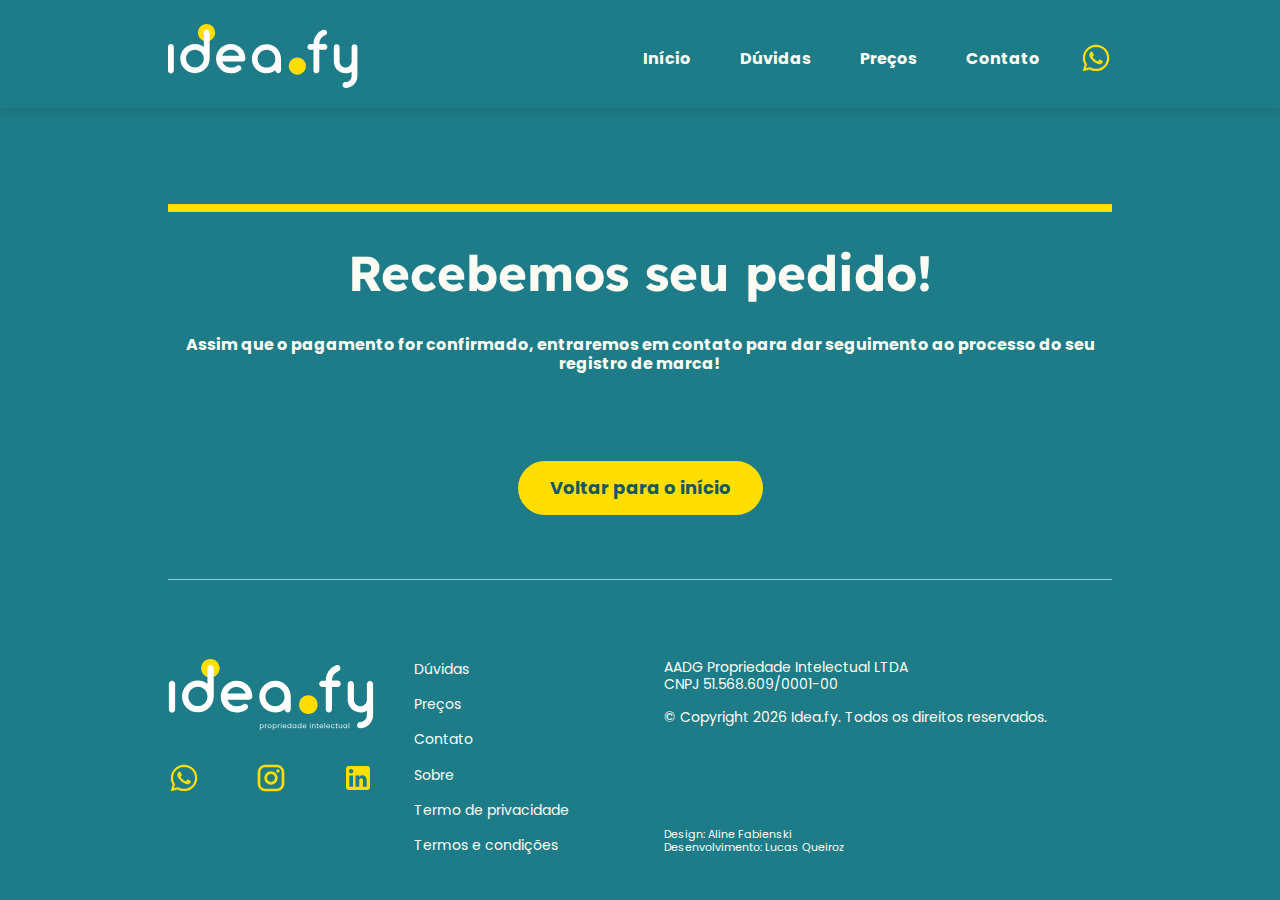
<file: carrinho-pago.html>
<!DOCTYPE html>
<html lang="pt-br">
  <head>
    <meta charset="UTF-8" />
    <meta name="viewport" content="width=device-width, initial-scale=1.0" />
    <title>Checkout | Idea.fy</title>

    <!-- Google Tag Manager -->
    <script defer>
      (function (w, d, s, l, i) {
        w[l] = w[l] || [];
        w[l].push({ "gtm.start": new Date().getTime(), event: "gtm.js" });
        var f = d.getElementsByTagName(s)[0],
          j = d.createElement(s),
          dl = l != "dataLayer" ? "&l=" + l : "";
        j.async = true;
        j.src = "https://www.googletagmanager.com/gtm.js?id=" + i + dl;
        f.parentNode.insertBefore(j, f);
      })(window, document, "script", "dataLayer", "GTM-M5FPSQ6D");
    </script>
    <!-- End Google Tag Manager -->

    <!-- Google tag (gtag.js) -->
    <script
      defer
      async
      src="https://www.googletagmanager.com/gtag/js?id=G-G1YTCS059J"
    ></script>
    <script defer>
      window.dataLayer = window.dataLayer || [];
      function gtag() {
        dataLayer.push(arguments);
      }
      gtag("js", new Date());

      gtag("config", "G-G1YTCS059J");
    </script>

    <!-- Hotjar Tracking Code for https://ideafy.com.br -->
    <script defer>
      (function (h, o, t, j, a, r) {
        h.hj =
          h.hj ||
          function () {
            (h.hj.q = h.hj.q || []).push(arguments);
          };
        h._hjSettings = { hjid: 3672248, hjsv: 6 };
        a = o.getElementsByTagName("head")[0];
        r = o.createElement("script");
        r.async = 1;
        r.src = t + h._hjSettings.hjid + j + h._hjSettings.hjsv;
        a.appendChild(r);
      })(window, document, "https://static.hotjar.com/c/hotjar-", ".js?sv=");
    </script>

    <link rel="stylesheet" href="assets/css/carrinho.css" />
    <link rel="stylesheet" href="assets/css/carrinho/carrinhoPago.css" />
    <!-- Favicon -->
    <link
      rel="icon"
      href="assets/img/ico/favicon.ico"
      type="image/x-icon"
    />

    <meta name="facebook-domain-verification" content="o2zwjp5bydt4433dlvnq7qu4r2mh5z" />

    <!-- Meta Pixel Code -->
    <script defer>
      !(function (f, b, e, v, n, t, s) {
        if (f.fbq) return;
        n = f.fbq = function () {
          n.callMethod
            ? n.callMethod.apply(n, arguments)
            : n.queue.push(arguments);
        };
        if (!f._fbq) f._fbq = n;
        n.push = n;
        n.loaded = !0;
        n.version = "2.0";
        n.queue = [];
        t = b.createElement(e);
        t.async = !0;
        t.src = v;
        s = b.getElementsByTagName(e)[0];
        s.parentNode.insertBefore(t, s);
      })(
        window,
        document,
        "script",
        "https://connect.facebook.net/en_US/fbevents.js"
      );
      fbq("init", "1478466449644318");
      fbq("track", "PageView");
    </script>
    <noscript
      ><img
        height="1"
        width="1"
        style="display: none"
        src="https://www.facebook.com/tr?id=1478466449644318&ev=PageView&noscript=1"
    /></noscript>
    <!-- End Meta Pixel Code -->
  </head>
  <body>
    <!-- Google Tag Manager (noscript) -->
    <noscript
      ><iframe
        src="https://www.googletagmanager.com/ns.html?id=GTM-M5FPSQ6D"
        height="0"
        width="0"
        style="display: none; visibility: hidden"
      ></iframe
    ></noscript>
    <!-- End Google Tag Manager (noscript) -->

    <div id="overlay"></div>

    <header class="navbar">
      <div class="navbar__container">
        <a href="index">
          <img
            class="navbar__logo"
            src="assets/img/svg/logo.svg"
            alt="Logo do Idea.fy que serve como link para a home"
        /></a>

        <button class="navbar__mobile-menu link">
          <span class="link__texto">Menu</span>
        </button>

        <nav class="navbar__nav">
          <ul>
            <li class="navbar__item">
              <a class="navbar__link" href="index"
                ><span class="navbar__link-texto">Início</span></a
              >
            </li>
            <li class="navbar__item">
              <a class="navbar__link" href="duvidas"
                ><span class="navbar__link-texto">Dúvidas</span></a
              >
            </li>
            <li class="navbar__item">
              <a class="navbar__link" href="precos"
                ><span class="navbar__link-texto">Preços</span></a
              >
            </li>
            <li class="navbar__item">
              <a class="navbar__link" href="contato"
                ><span class="navbar__link-texto">Contato</span></a
              >
            </li>
            <li class="navbar__item">
              <a
                aria-label="Link para o whatsapp do Idea.fy"
                class="navbar__botao-whatsapp"
                href="https://wa.me/5511911462020"
                ><svg
                  class="navbar__botao-svg social-link"
                  xmlns="http://www.w3.org/2000/svg"
                  width="32"
                  height="32"
                  viewBox="0 0 32 32"
                  fill="none"
                >
                  <path
                    d="M25.3999 6.54658C24.1775 5.31182 22.7215 4.33281 21.1168 3.66665C19.5121 3.0005 17.7908 2.66053 16.0533 2.66658C8.77328 2.66658 2.83994 8.59992 2.83994 15.8799C2.83994 18.2132 3.45328 20.4799 4.59994 22.4799L2.73328 29.3333L9.73328 27.4933C11.6666 28.5466 13.8399 29.1066 16.0533 29.1066C23.3333 29.1066 29.2666 23.1733 29.2666 15.8932C29.2666 12.3599 27.8933 9.03992 25.3999 6.54658ZM16.0533 26.8666C14.0799 26.8666 12.1466 26.3333 10.4533 25.3333L10.0533 25.0933L5.89328 26.1866L6.99994 22.1333L6.73328 21.7199C5.63694 19.9692 5.0548 17.9456 5.05328 15.8799C5.05328 9.82658 9.98661 4.89325 16.0399 4.89325C18.9733 4.89325 21.7333 6.03992 23.7999 8.11992C24.8233 9.13854 25.6342 10.3501 26.1858 11.6845C26.7374 13.0188 27.0187 14.4494 27.0133 15.8932C27.0399 21.9466 22.1066 26.8666 16.0533 26.8666ZM22.0799 18.6532C21.7466 18.4932 20.1199 17.6933 19.8266 17.5732C19.5199 17.4666 19.3066 17.4132 19.0799 17.7332C18.8533 18.0666 18.2266 18.8132 18.0399 19.0266C17.8533 19.2533 17.6533 19.2799 17.3199 19.1066C16.9866 18.9466 15.9199 18.5866 14.6666 17.4666C13.6799 16.5866 13.0266 15.5066 12.8266 15.1733C12.6399 14.8399 12.7999 14.6666 12.9733 14.4932C13.1199 14.3466 13.3066 14.1066 13.4666 13.9199C13.6266 13.7332 13.6933 13.5866 13.7999 13.3732C13.9066 13.1466 13.8533 12.9599 13.7733 12.7999C13.6933 12.6399 13.0266 11.0133 12.7599 10.3466C12.4933 9.70658 12.2133 9.78658 12.0133 9.77325H11.3733C11.1466 9.77325 10.7999 9.85325 10.4933 10.1866C10.1999 10.5199 9.34661 11.3199 9.34661 12.9466C9.34661 14.5733 10.5333 16.1466 10.6933 16.3599C10.8533 16.5866 13.0266 19.9199 16.3333 21.3466C17.1199 21.6933 17.7333 21.8933 18.2133 22.0399C18.9999 22.2933 19.7199 22.2532 20.2933 22.1732C20.9333 22.0799 22.2533 21.3732 22.5199 20.5999C22.7999 19.8266 22.7999 19.1733 22.7066 19.0266C22.6133 18.8799 22.4133 18.8132 22.0799 18.6532Z"
                  /></svg
              ></a>
            </li>
          </ul>
        </nav>
      </div>
    </header>

    <main>
      <section class="carrinho carrinho-pago">
        <div
          class="carrinho__barra-progresso carrinho__barra-progresso--carrinho-pago"
        >
          <div class="carrinho__barra-item carrinho__barra-item--ativo">
            <div class="carrinho__barra-preenchimento"></div>
          </div>
          <div class="carrinho__barra-item carrinho__barra-item--ativo">
            <div class="carrinho__barra-preenchimento"></div>
          </div>
          <div class="carrinho__barra-item carrinho__barra-item--ativo">
            <div class="carrinho__barra-preenchimento"></div>
          </div>
          <div class="carrinho__barra-item carrinho__barra-item--ativo">
            <div class="carrinho__barra-preenchimento"></div>
          </div>
          <div class="carrinho__barra-item carrinho__barra-item--ativo">
            <div class="carrinho__barra-preenchimento"></div>
          </div>
          <div class="carrinho__barra-item">
            <div class="carrinho__barra-preenchimento"></div>
          </div>
        </div>

        <div class="carrinho-pago__container">
          <div class="carrinho-pago__container-texto">
            <h1 class="carrinho-pago__titulo">Recebemos seu pedido!</h1>
            <p class="carrinho-pago__texto">
              Assim que o pagamento for confirmado, entraremos em contato para
              dar seguimento ao
              <span class="carrinho-pago__texto-modificavel"
                >seu serviço avulso!</span
              >
            </p>
          </div>

          <a href="index" class="botao">Voltar para o início</a>
        </div>
      </section>

      <div class="notificacao-cookies">
        <div class="notificacao-cookies__container">
          <p class="notificacao-cookies__mensagem">
            Nosso site usa cookies para melhorar a navegação.
          </p>
          <a href="termo-de-privacidade" class="notificacao-cookies__link"
            >Termo de Privacidade</a
          >
        </div>

        <div class="notificacao-cookies__preferencias" style="display: none">
          <!-- Inicialmente oculta -->
          <p class="notificacao-cookies__preferencias-texto">
            Nós usamos cookies para melhorar a funcionalidade do site, para
            oferecer uma melhor experiência. Usando esse site, você concorda com
            o uso de cookies. Encontre mais informações sobre o uso de cookies
            nesse site no nosso
            <a href="termo-de-privacidade" class="notificacao-cookies__link"
              >Termo de Privacidade</a
            >. Você pode ajustar as configurações abaixo.
          </p>
          <div class="notificacao-cookies__opcoes">
            <div class="notificacao-cookies__opcao-container">
              <label
                class="notificacao-cookies__opcao notificacao-cookies__opcao--essencial"
              >
                <input
                  type="checkbox"
                  id="cookieEssencial"
                  name="cookieEssencial"
                  checked
                  disabled
                />
                <span
                  class="notificacao-cookies__slider notificacao-cookies__slider--redondo"
                ></span>
              </label>
              <label class="notificacao-cookies__label" for="cookieEssencial"
                >Cookies essenciais</label
              >
            </div>

            <div class="notificacao-cookies__opcao-container">
              <label
                class="notificacao-cookies__opcao notificacao-cookies__opcao--estatistica"
              >
                <input
                  type="checkbox"
                  id="cookieEstatistica"
                  name="cookieEstatistica"
                  checked
                />
                <span
                  class="notificacao-cookies__slider notificacao-cookies__slider--redondo"
                ></span>
              </label>
              <label class="notificacao-cookies__label" for="cookieEstatistica"
                >Cookies de estatística</label
              >
            </div>

            <div class="notificacao-cookies__opcao-container">
              <label
                class="notificacao-cookies__opcao notificacao-cookies__opcao--marketing"
              >
                <input
                  type="checkbox"
                  id="cookieMarketing"
                  name="cookieMarketing"
                  checked
                />
                <span
                  class="notificacao-cookies__slider notificacao-cookies__slider--redondo"
                ></span>
              </label>
              <label class="notificacao-cookies__label" for="cookieMarketing"
                >Cookies de marketing</label
              >
            </div>
          </div>
        </div>

        <div class="notificacao-cookies__botoes">
          <button
            class="notificacao-cookies__botao notificacao-cookies__botao--preferencias"
          >
            Preferências
          </button>
          <button
            class="notificacao-cookies__botao notificacao-cookies__botao--aceitar botao"
          >
            Aceitar todos
          </button>
        </div>
      </div>
    </main>

    <footer class="footer">
      <div class="footer__container">
        <div class="footer__logo-links">
          <img
            src="assets/img/svg/logofooter.svg"
            alt="Logo do Idea.fy"
            class="footer__logo"
          />

          <div class="footer__social-icons">
            <a
              href="https://wa.me/5511911462020"
              class="footer__social-link"
              aria-label="Link para o whatsapp do Idea.fy"
            >
              <svg
                class="social-link"
                xmlns="http://www.w3.org/2000/svg"
                width="32"
                height="32"
                viewBox="0 0 32 32"
                fill="none"
              >
                <path
                  d="M25.4001 6.54658C24.1777 5.31182 22.7216 4.33281 21.1169 3.66665C19.5122 3.0005 17.7909 2.66053 16.0534 2.66658C8.7734 2.66658 2.84007 8.59992 2.84007 15.8799C2.84007 18.2132 3.4534 20.4799 4.60007 22.4799L2.7334 29.3333L9.7334 27.4933C11.6667 28.5466 13.8401 29.1066 16.0534 29.1066C23.3334 29.1066 29.2667 23.1733 29.2667 15.8932C29.2667 12.3599 27.8934 9.03992 25.4001 6.54658ZM16.0534 26.8666C14.0801 26.8666 12.1467 26.3333 10.4534 25.3333L10.0534 25.0933L5.8934 26.1866L7.00006 22.1333L6.7334 21.7199C5.63706 19.9692 5.05492 17.9456 5.0534 15.8799C5.0534 9.82658 9.98673 4.89325 16.0401 4.89325C18.9734 4.89325 21.7334 6.03992 23.8001 8.11992C24.8234 9.13854 25.6343 10.3501 26.1859 11.6845C26.7375 13.0188 27.0188 14.4494 27.0134 15.8932C27.0401 21.9466 22.1067 26.8666 16.0534 26.8666ZM22.0801 18.6532C21.7467 18.4932 20.1201 17.6933 19.8267 17.5732C19.5201 17.4666 19.3067 17.4132 19.0801 17.7332C18.8534 18.0666 18.2267 18.8132 18.0401 19.0266C17.8534 19.2533 17.6534 19.2799 17.3201 19.1066C16.9867 18.9466 15.9201 18.5866 14.6667 17.4666C13.6801 16.5866 13.0267 15.5066 12.8267 15.1733C12.6401 14.8399 12.8001 14.6666 12.9734 14.4932C13.1201 14.3466 13.3067 14.1066 13.4667 13.9199C13.6267 13.7332 13.6934 13.5866 13.8001 13.3732C13.9067 13.1466 13.8534 12.9599 13.7734 12.7999C13.6934 12.6399 13.0267 11.0133 12.7601 10.3466C12.4934 9.70658 12.2134 9.78658 12.0134 9.77325H11.3734C11.1467 9.77325 10.8001 9.85325 10.4934 10.1866C10.2001 10.5199 9.34673 11.3199 9.34673 12.9466C9.34673 14.5733 10.5334 16.1466 10.6934 16.3599C10.8534 16.5866 13.0267 19.9199 16.3334 21.3466C17.1201 21.6933 17.7334 21.8933 18.2134 22.0399C19.0001 22.2933 19.7201 22.2532 20.2934 22.1732C20.9334 22.0799 22.2534 21.3732 22.5201 20.5999C22.8001 19.8266 22.8001 19.1733 22.7067 19.0266C22.6134 18.8799 22.4134 18.8132 22.0801 18.6532Z"
                />
              </svg>
            </a>
            <a
              href="https://www.instagram.com/ideafy_/"
              class="footer__social-link"
              aria-label="Link para o Instagram do Idea.fy"
            >
              <svg
                class="social-link"
                xmlns="http://www.w3.org/2000/svg"
                width="32"
                height="32"
                viewBox="0 0 32 32"
                fill="none"
              >
                <path
                  d="M10.4001 2.66675H21.6001C25.8667 2.66675 29.3334 6.13341 29.3334 10.4001V21.6001C29.3334 23.6511 28.5187 25.6181 27.0684 27.0684C25.6181 28.5187 23.6511 29.3334 21.6001 29.3334H10.4001C6.13341 29.3334 2.66675 25.8667 2.66675 21.6001V10.4001C2.66675 8.34907 3.48151 6.38207 4.93179 4.93179C6.38207 3.48151 8.34907 2.66675 10.4001 2.66675ZM10.1334 5.33341C8.86037 5.33341 7.63948 5.83913 6.7393 6.7393C5.83913 7.63948 5.33341 8.86037 5.33341 10.1334V21.8667C5.33341 24.5201 7.48008 26.6667 10.1334 26.6667H21.8667C23.1398 26.6667 24.3607 26.161 25.2609 25.2609C26.161 24.3607 26.6667 23.1398 26.6667 21.8667V10.1334C26.6667 7.48008 24.5201 5.33341 21.8667 5.33341H10.1334ZM23.0001 7.33341C23.4421 7.33341 23.866 7.50901 24.1786 7.82157C24.4912 8.13413 24.6667 8.55805 24.6667 9.00008C24.6667 9.44211 24.4912 9.86603 24.1786 10.1786C23.866 10.4912 23.4421 10.6667 23.0001 10.6667C22.5581 10.6667 22.1341 10.4912 21.8216 10.1786C21.509 9.86603 21.3334 9.44211 21.3334 9.00008C21.3334 8.55805 21.509 8.13413 21.8216 7.82157C22.1341 7.50901 22.5581 7.33341 23.0001 7.33341ZM16.0001 9.33341C17.7682 9.33341 19.4639 10.0358 20.7141 11.286C21.9644 12.5363 22.6667 14.232 22.6667 16.0001C22.6667 17.7682 21.9644 19.4639 20.7141 20.7141C19.4639 21.9644 17.7682 22.6667 16.0001 22.6667C14.232 22.6667 12.5363 21.9644 11.286 20.7141C10.0358 19.4639 9.33341 17.7682 9.33341 16.0001C9.33341 14.232 10.0358 12.5363 11.286 11.286C12.5363 10.0358 14.232 9.33341 16.0001 9.33341ZM16.0001 12.0001C14.9392 12.0001 13.9218 12.4215 13.1717 13.1717C12.4215 13.9218 12.0001 14.9392 12.0001 16.0001C12.0001 17.0609 12.4215 18.0784 13.1717 18.8285C13.9218 19.5787 14.9392 20.0001 16.0001 20.0001C17.0609 20.0001 18.0784 19.5787 18.8285 18.8285C19.5787 18.0784 20.0001 17.0609 20.0001 16.0001C20.0001 14.9392 19.5787 13.9218 18.8285 13.1717C18.0784 12.4215 17.0609 12.0001 16.0001 12.0001Z"
                />
              </svg>
            </a>
            <a
              href="https://www.linkedin.com/company/idea-fy"
              class="footer__social-link"
              aria-label="Link para o LinkedIn do Idea.fy"
            >
              <svg
                class="social-link"
                xmlns="http://www.w3.org/2000/svg"
                width="32"
                height="32"
                viewBox="0 0 32 32"
                fill="none"
              >
                <path
                  d="M25.3333 4C26.0406 4 26.7189 4.28095 27.219 4.78105C27.719 5.28115 28 5.95942 28 6.66667V25.3333C28 26.0406 27.719 26.7189 27.219 27.219C26.7189 27.719 26.0406 28 25.3333 28H6.66667C5.95942 28 5.28115 27.719 4.78105 27.219C4.28095 26.7189 4 26.0406 4 25.3333V6.66667C4 5.95942 4.28095 5.28115 4.78105 4.78105C5.28115 4.28095 5.95942 4 6.66667 4H25.3333ZM24.6667 24.6667V17.6C24.6667 16.4472 24.2087 15.3416 23.3936 14.5264C22.5784 13.7113 21.4728 13.2533 20.32 13.2533C19.1867 13.2533 17.8667 13.9467 17.2267 14.9867V13.5067H13.5067V24.6667H17.2267V18.0933C17.2267 17.0667 18.0533 16.2267 19.08 16.2267C19.5751 16.2267 20.0499 16.4233 20.3999 16.7734C20.75 17.1235 20.9467 17.5983 20.9467 18.0933V24.6667H24.6667ZM9.17333 11.4133C9.76742 11.4133 10.3372 11.1773 10.7573 10.7573C11.1773 10.3372 11.4133 9.76742 11.4133 9.17333C11.4133 7.93333 10.4133 6.92 9.17333 6.92C8.57571 6.92 8.00257 7.1574 7.57999 7.57999C7.1574 8.00257 6.92 8.57571 6.92 9.17333C6.92 10.4133 7.93333 11.4133 9.17333 11.4133ZM11.0267 24.6667V13.5067H7.33333V24.6667H11.0267Z"
                />
              </svg>
            </a>
          </div>
        </div>

        <ul class="footer__nav">
          <li class="footer__nav-item">
            <a href="duvidas" class="footer__nav-link">Dúvidas</a>
          </li>
          <li class="footer__nav-item">
            <a href="precos" class="footer__nav-link">Preços</a>
          </li>
          <li class="footer__nav-item">
            <a href="contato" class="footer__nav-link">Contato</a>
          </li>
          <li class="footer__nav-item">
            <a href="sobre" class="footer__nav-link">Sobre</a>
          </li>
          <li class="footer__nav-item">
            <a href="termo-de-privacidade" class="footer__nav-link"
              >Termo de privacidade</a
            >
          </li>
          <li class="footer__nav-item">
            <a href="termos-e-condicoes" class="footer__nav-link"
              >Termos e condições</a
            >
          </li>
        </ul>

        <div class="footer__container-info-creditos">
          <div class="footer__info">
            <p class="footer__company-info">
              AADG Propriedade Intelectual LTDA<br />
              CNPJ 51.568.609/0001-00
            </p>

            <p class="footer__copyright">
              &copy; Copyright
              <span class="footer__copyright-ano">2023</span> Idea.fy. Todos os
              direitos reservados.
            </p>
          </div>
          <div class="footer__creditos">
            <p class="footer__designer">
              Design:
              <a class="footer__designer-link" href="https://alinefab.com.br/"
                >Aline Fabienski</a
              >
            </p>
            <p class="footer__desenvolvedor">
              Desenvolvimento:
              <a
                class="footer__desenvolvedor-link"
                href="https://github.com/Nawsacul"
                >Lucas Queiroz</a
              >
            </p>
          </div>
        </div>
      </div>
    </footer>

    <script defer src="assets/js/cookies.js"></script>
    <script src="assets/js/atualizaAno.js"></script>
    <script defer src="assets/js/navbarMenu.js"></script>
    <script defer src="assets/js/carrinho/carrinhoPago.js"></script>
  </body>
</html>
</file>
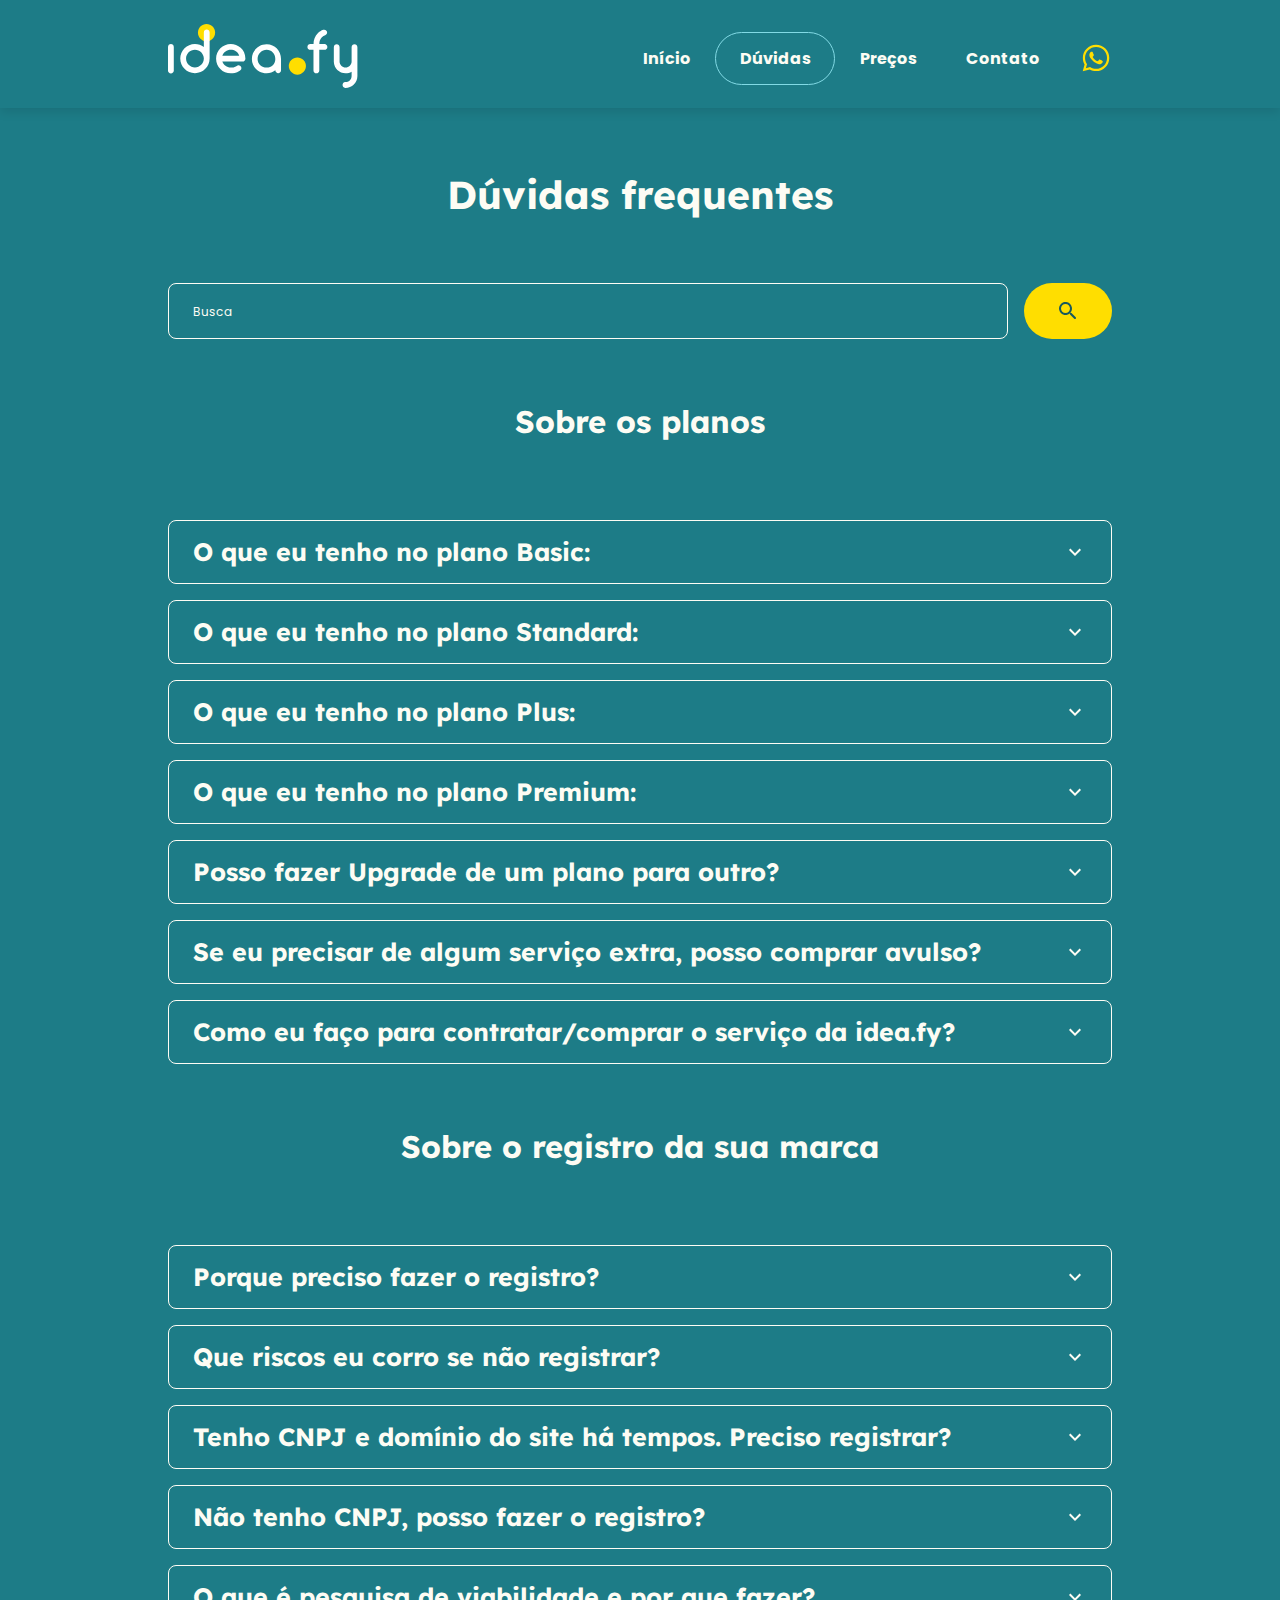
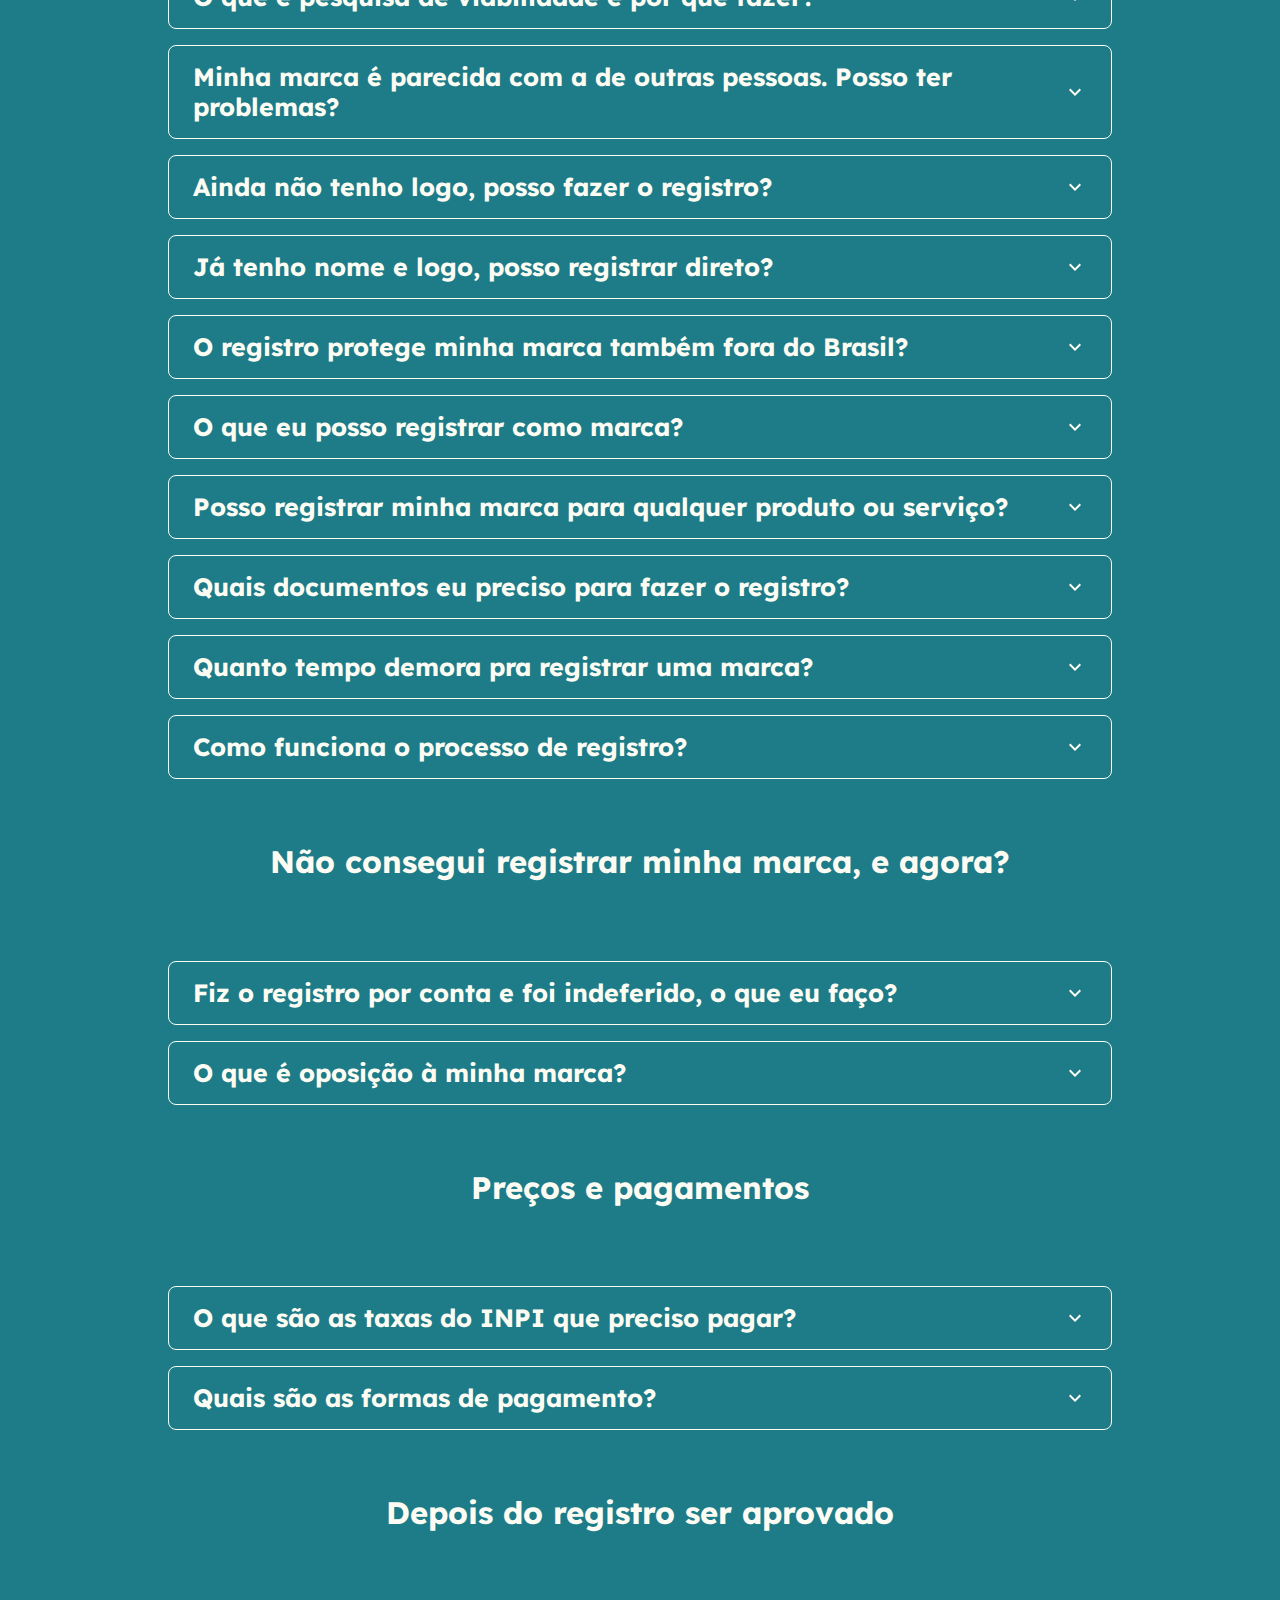
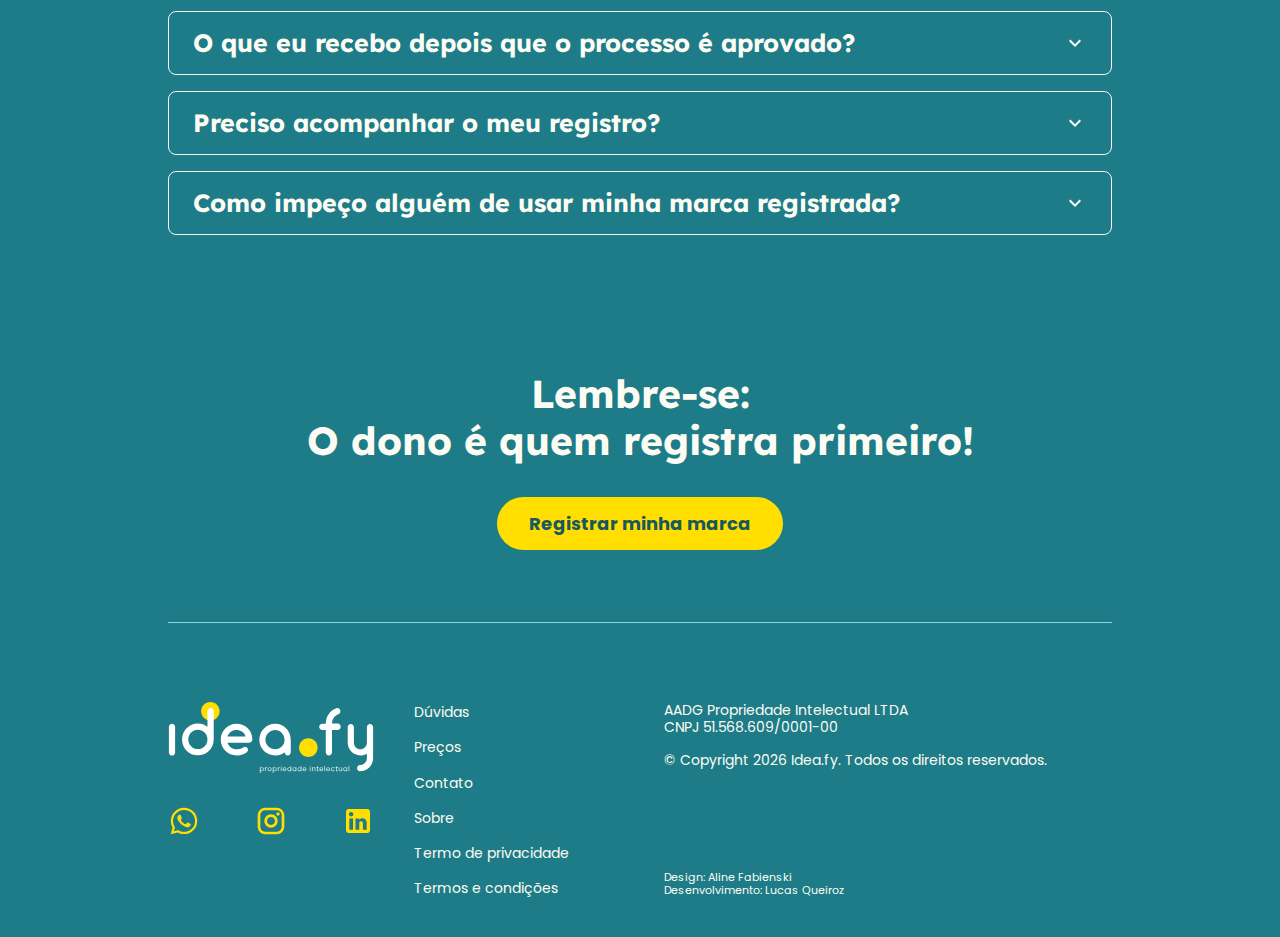
<file: duvidas.html>
<!DOCTYPE html>
<html lang="pt-br">
  <head>
    <meta charset="UTF-8" />
    <meta name="viewport" content="width=device-width, initial-scale=1.0" />
    <title>Dúvidas | Idea.fy | Registro de Marcas</title>

    <!-- Google Tag Manager -->
    <script defer>
      (function (w, d, s, l, i) {
        w[l] = w[l] || [];
        w[l].push({ "gtm.start": new Date().getTime(), event: "gtm.js" });
        var f = d.getElementsByTagName(s)[0],
          j = d.createElement(s),
          dl = l != "dataLayer" ? "&l=" + l : "";
        j.async = true;
        j.src = "https://www.googletagmanager.com/gtm.js?id=" + i + dl;
        f.parentNode.insertBefore(j, f);
      })(window, document, "script", "dataLayer", "GTM-M5FPSQ6D");
    </script>
    <!-- End Google Tag Manager -->

    <!-- Google tag (gtag.js) -->
    <script
      defer
      async
      src="https://www.googletagmanager.com/gtag/js?id=G-G1YTCS059J"
    ></script>
    <script defer>
      window.dataLayer = window.dataLayer || [];
      function gtag() {
        dataLayer.push(arguments);
      }
      gtag("js", new Date());

      gtag("config", "G-G1YTCS059J");
    </script>

    <!-- Hotjar Tracking Code for https://ideafy.com.br -->
    <script defer>
      (function (h, o, t, j, a, r) {
        h.hj =
          h.hj ||
          function () {
            (h.hj.q = h.hj.q || []).push(arguments);
          };
        h._hjSettings = { hjid: 3672248, hjsv: 6 };
        a = o.getElementsByTagName("head")[0];
        r = o.createElement("script");
        r.async = 1;
        r.src = t + h._hjSettings.hjid + j + h._hjSettings.hjsv;
        a.appendChild(r);
      })(window, document, "https://static.hotjar.com/c/hotjar-", ".js?sv=");
    </script>

    <link rel="stylesheet" href="assets/css/duvidas.css" />
    <!-- Favicon -->
    <link
      rel="icon"
      href="assets/img/ico/favicon.ico"
      type="image/x-icon"
    />

    <!-- Meta Descrição -->
    <meta
      name="description"
      content="Tudo o que você precisa saber antes de registrar a sua marca."
    />

    <!-- Palavras-chave -->
    <meta name="keywords" content="como registrar marca" />

    <meta name="facebook-domain-verification" content="o2zwjp5bydt4433dlvnq7qu4r2mh5z" />

    <!-- Meta Pixel Code -->
    <script defer>
      !(function (f, b, e, v, n, t, s) {
        if (f.fbq) return;
        n = f.fbq = function () {
          n.callMethod
            ? n.callMethod.apply(n, arguments)
            : n.queue.push(arguments);
        };
        if (!f._fbq) f._fbq = n;
        n.push = n;
        n.loaded = !0;
        n.version = "2.0";
        n.queue = [];
        t = b.createElement(e);
        t.async = !0;
        t.src = v;
        s = b.getElementsByTagName(e)[0];
        s.parentNode.insertBefore(t, s);
      })(
        window,
        document,
        "script",
        "https://connect.facebook.net/en_US/fbevents.js"
      );
      fbq("init", "1478466449644318");
      fbq("track", "PageView");
    </script>
    <noscript
      ><img
        height="1"
        width="1"
        style="display: none"
        src="https://www.facebook.com/tr?id=1478466449644318&ev=PageView&noscript=1"
    /></noscript>
    <!-- End Meta Pixel Code -->
  </head>

  <body>
    <!-- Google Tag Manager (noscript) -->
    <noscript
      ><iframe
        src="https://www.googletagmanager.com/ns.html?id=GTM-M5FPSQ6D"
        height="0"
        width="0"
        style="display: none; visibility: hidden"
      ></iframe
    ></noscript>
    <!-- End Google Tag Manager (noscript) -->

    <div id="overlay"></div>

    <header class="navbar">
      <div class="navbar__container">
        <a href="index">
          <img
            class="navbar__logo"
            src="assets/img/svg/logo.svg"
            alt="Logo do Idea.fy que serve como link para a home"
        /></a>

        <button class="navbar__mobile-menu link">
          <span class="link__texto">Menu</span>
        </button>

        <nav class="navbar__nav">
          <ul>
            <li class="navbar__item">
              <a class="navbar__link" href="index"
                ><span class="navbar__link-texto">Início</span></a
              >
            </li>
            <li class="navbar__item">
              <a class="navbar__link navbar__link--active" href="duvidas"
                ><span class="navbar__link-texto">Dúvidas</span></a
              >
            </li>
            <li class="navbar__item">
              <a class="navbar__link" href="precos"
                ><span class="navbar__link-texto">Preços</span></a
              >
            </li>
            <li class="navbar__item">
              <a class="navbar__link" href="contato"
                ><span class="navbar__link-texto">Contato</span></a
              >
            </li>
            <li class="navbar__item">
              <a
                aria-label="Link para o whatsapp do Idea.fy"
                class="navbar__botao-whatsapp"
                href="https://wa.me/5511911462020"
                ><svg
                  class="navbar__botao-svg social-link"
                  xmlns="http://www.w3.org/2000/svg"
                  width="32"
                  height="32"
                  viewBox="0 0 32 32"
                  fill="none"
                >
                  <path
                    d="M25.3999 6.54658C24.1775 5.31182 22.7215 4.33281 21.1168 3.66665C19.5121 3.0005 17.7908 2.66053 16.0533 2.66658C8.77328 2.66658 2.83994 8.59992 2.83994 15.8799C2.83994 18.2132 3.45328 20.4799 4.59994 22.4799L2.73328 29.3333L9.73328 27.4933C11.6666 28.5466 13.8399 29.1066 16.0533 29.1066C23.3333 29.1066 29.2666 23.1733 29.2666 15.8932C29.2666 12.3599 27.8933 9.03992 25.3999 6.54658ZM16.0533 26.8666C14.0799 26.8666 12.1466 26.3333 10.4533 25.3333L10.0533 25.0933L5.89328 26.1866L6.99994 22.1333L6.73328 21.7199C5.63694 19.9692 5.0548 17.9456 5.05328 15.8799C5.05328 9.82658 9.98661 4.89325 16.0399 4.89325C18.9733 4.89325 21.7333 6.03992 23.7999 8.11992C24.8233 9.13854 25.6342 10.3501 26.1858 11.6845C26.7374 13.0188 27.0187 14.4494 27.0133 15.8932C27.0399 21.9466 22.1066 26.8666 16.0533 26.8666ZM22.0799 18.6532C21.7466 18.4932 20.1199 17.6933 19.8266 17.5732C19.5199 17.4666 19.3066 17.4132 19.0799 17.7332C18.8533 18.0666 18.2266 18.8132 18.0399 19.0266C17.8533 19.2533 17.6533 19.2799 17.3199 19.1066C16.9866 18.9466 15.9199 18.5866 14.6666 17.4666C13.6799 16.5866 13.0266 15.5066 12.8266 15.1733C12.6399 14.8399 12.7999 14.6666 12.9733 14.4932C13.1199 14.3466 13.3066 14.1066 13.4666 13.9199C13.6266 13.7332 13.6933 13.5866 13.7999 13.3732C13.9066 13.1466 13.8533 12.9599 13.7733 12.7999C13.6933 12.6399 13.0266 11.0133 12.7599 10.3466C12.4933 9.70658 12.2133 9.78658 12.0133 9.77325H11.3733C11.1466 9.77325 10.7999 9.85325 10.4933 10.1866C10.1999 10.5199 9.34661 11.3199 9.34661 12.9466C9.34661 14.5733 10.5333 16.1466 10.6933 16.3599C10.8533 16.5866 13.0266 19.9199 16.3333 21.3466C17.1199 21.6933 17.7333 21.8933 18.2133 22.0399C18.9999 22.2933 19.7199 22.2532 20.2933 22.1732C20.9333 22.0799 22.2533 21.3732 22.5199 20.5999C22.7999 19.8266 22.7999 19.1733 22.7066 19.0266C22.6133 18.8799 22.4133 18.8132 22.0799 18.6532Z"
                  /></svg
              ></a>
            </li>
          </ul>
        </nav>
      </div>
    </header>

    <main>
      <section class="duvidas duvidas-frequentes">
        <h1 class="duvidas__titulo duvidas__titulo--pagina">
          Dúvidas frequentes
        </h1>

        <div class="duvidas__container">
          <input
            id="duvidas-busca"
            class="duvidas__busca"
            type="search"
            placeholder="Busca"
          />
          <!-- TODO: Adicionar ícone de pesquisa -->
          <button
            id="duvidas-botao-busca"
            class="botao duvidas__botao-busca"
            aria-label="Botão de lupa para efetuar a busca"
          >
            <svg
              class="social-link"
              xmlns="http://www.w3.org/2000/svg"
              width="24"
              height="24"
              viewBox="0 0 24 24"
              fill="none"
            >
              <path
                class="social-link-path"
                d="M15.5 14H14.71L14.43 13.73C15.0549 13.0039 15.5117 12.1487 15.7675 11.2256C16.0234 10.3024 16.072 9.33413 15.91 8.38998C15.44 5.60998 13.12 3.38997 10.32 3.04997C9.33559 2.92544 8.33576 3.02775 7.397 3.34906C6.45824 3.67038 5.60542 4.20219 4.90381 4.90381C4.20219 5.60542 3.67038 6.45824 3.34906 7.397C3.02775 8.33576 2.92544 9.33559 3.04997 10.32C3.38997 13.12 5.60998 15.44 8.38998 15.91C9.33413 16.072 10.3024 16.0234 11.2256 15.7675C12.1487 15.5117 13.0039 15.0549 13.73 14.43L14 14.71V15.5L18.25 19.75C18.66 20.16 19.33 20.16 19.74 19.75C20.15 19.34 20.15 18.67 19.74 18.26L15.5 14ZM9.49997 14C7.00997 14 4.99997 11.99 4.99997 9.49997C4.99997 7.00997 7.00997 4.99997 9.49997 4.99997C11.99 4.99997 14 7.00997 14 9.49997C14 11.99 11.99 14 9.49997 14Z"
                fill="#18595D"
              />
            </svg>
          </button>
        </div>

        <div class="duvidas__perguntas duvidas-processo__perguntas">
          <h2 class="duvidas__subtitulo">Sobre os planos</h2>

          <div class="dropdown__item">
            <button class="dropdown__pergunta" onclick="toggleDropdown(0)">
              <h3 class="dropdown__pergunta-titulo">
                O que eu tenho no plano Basic:
              </h3>
              <img
                class="dropdown__pergunta-seta"
                src="assets/img/svg/keyboard-arrow-up.svg"
                alt=""
                aria-hidden="true"
              />
            </button>
            <div class="dropdown__resposta" id="answer-0">
              <p class="dropdown__texto">
                Nesse plano vamos identificar qual é a melhor classe para
                proteger seu produto/serviço. Depois, a partir das informações
                fornecidas por você, montaremos o seu processo junto ao INPI e
                faremos todo o acompanhamento até a decisão de mérito e a
                emissão do seu certificado de registro da marca. Além disso,
                caso durante o processo o INPI faça alguma exigência, nossa
                equipe irá solucioná-la o mais rápido possível.
              </p>
            </div>
          </div>

          <div class="dropdown__item">
            <button class="dropdown__pergunta" onclick="toggleDropdown(1)">
              <h3 class="dropdown__pergunta-titulo">
                O que eu tenho no plano Standard:
              </h3>
              <img
                class="dropdown__pergunta-seta"
                src="assets/img/svg/keyboard-arrow-up.svg"
                alt=""
                aria-hidden="true"
              />
            </button>
            <div class="dropdown__resposta" id="answer-1">
              <p class="dropdown__texto">
                Nesse plano vamos realizar a pesquisa da sua marca para
                identificar eventuais riscos ao seu pedido de registro. Os
                resultados da pesquisa serão encaminhados a você para análise e,
                em seguida, após a sua aprovação, montaremos o seu processo de
                pedido de registro da marca junto ao INPI, inclusive ajustando a
                sua logo aos padrões da autarquia, e faremos todo o
                acompanhamento até a decisão de mérito e a emissão do seu
                certificado de registro da marca. Além disso, caso durante o
                processo o INPI faça alguma exigência nossa equipe irá
                solucioná-la o mais rápido possível. Ainda, caso o registro da
                sua marca seja indeferido, nós garantimos um novo processo para
                sua nova marca sem nenhum custo adicional.
              </p>
            </div>
          </div>

          <div class="dropdown__item">
            <button class="dropdown__pergunta" onclick="toggleDropdown(2)">
              <h3 class="dropdown__pergunta-titulo">
                O que eu tenho no plano Plus:
              </h3>
              <img
                class="dropdown__pergunta-seta"
                src="assets/img/svg/keyboard-arrow-up.svg"
                alt=""
                aria-hidden="true"
              />
            </button>
            <div class="dropdown__resposta" id="answer-2">
              <p class="dropdown__texto">
                Nesse plano vamos realizar a pesquisa da sua marca para
                identificar eventuais riscos ao seu pedido de registro. Os
                resultados da pesquisa serão encaminhados junto com um relatório
                detalhado para que você possa tomar uma decisão, sobre a marca
                que você deseja registrar, da forma mais consciente possível. Em
                seguida, após a sua aprovação, montaremos o seu processo de
                pedido de registro da marca junto ao INPI, inclusive ajustando a
                sua logo aos padrões da autarquia, e faremos todo o
                acompanhamento até a decisão de mérito e a emissão do seu
                certificado de registro da marca. Além disso, caso durante o
                processo o INPI faça alguma exigência, ocorra oposição ou o
                indeferimento da sua marca, nossa equipe irá apresentar os
                documentos necessários ao INPI e fazer a defesa da sua marca o
                mais rápido possível. Ainda, caso o registro da sua marca seja
                indeferido, nós lhe oferecemos a nossa garantia de registro, ou
                seja, garantimos um novo processo para sua nova marca sem nenhum
                custo adicional.
              </p>
            </div>
          </div>

          <div class="dropdown__item">
            <button class="dropdown__pergunta" onclick="toggleDropdown(3)">
              <h3 class="dropdown__pergunta-titulo">
                O que eu tenho no plano Premium:
              </h3>
              <img
                class="dropdown__pergunta-seta"
                src="assets/img/svg/keyboard-arrow-up.svg"
                alt=""
                aria-hidden="true"
              />
            </button>
            <div class="dropdown__resposta" id="answer-3">
              <p class="dropdown__texto">
                Nesse plano vamos realizar a pesquisa da sua marca para
                identificar eventuais riscos ao seu pedido de registro. Os
                resultados da pesquisa serão encaminhados junto com um relatório
                detalhado para que você possa tomar uma decisão, sobre a marca
                que você deseja registrar, da forma mais consciente possível. Em
                seguida, após a sua aprovação, montaremos o seu processo de
                pedido de registro da marca junto ao INPI, inclusive ajustando a
                sua logo aos padrões da autarquia, e faremos todo o
                acompanhamento até a decisão de mérito e a emissão do seu
                certificado de registro da marca. Além disso, caso durante o
                processo o INPI faça alguma exigência, ocorra oposição ou o
                indeferimento da sua marca, nossa equipe irá apresentar os
                documentos necessários ao INPI e fazer a defesa da sua marca o
                mais rápido possível. Ainda, caso o registro da sua marca seja
                indeferido, nós lhe oferecemos a nossa garantia de registro, ou
                seja, garantimos um novo processo para sua nova marca sem nenhum
                custo adicional. Registrar sua marca é só o começo! Nesse plano,
                você conta com nossa ajuda para notificar e responder
                notificações de terceiros para garantir o seu direito de
                exclusividade sobre a sua marca.
              </p>
            </div>
          </div>

          <div class="dropdown__item">
            <button class="dropdown__pergunta" onclick="toggleDropdown(4)">
              <h3 class="dropdown__pergunta-titulo">
                Posso fazer Upgrade de um plano para outro?
              </h3>
              <img
                class="dropdown__pergunta-seta"
                src="assets/img/svg/keyboard-arrow-up.svg"
                alt=""
                aria-hidden="true"
              />
            </button>
            <div class="dropdown__resposta" id="answer-4">
              <p class="dropdown__texto">
                Infelizmente não. Após a compra de um plano mais simples, caso
                você precise, poderá adquirir os serviços avulsos. Eles estão
                disponíveis na página de preços e planos.
              </p>
            </div>
          </div>

          <div class="dropdown__item">
            <button class="dropdown__pergunta" onclick="toggleDropdown(5)">
              <h3 class="dropdown__pergunta-titulo">
                Se eu precisar de algum serviço extra, posso comprar avulso?
              </h3>
              <img
                class="dropdown__pergunta-seta"
                src="assets/img/svg/keyboard-arrow-up.svg"
                alt=""
                aria-hidden="true"
              />
            </button>
            <div class="dropdown__resposta" id="answer-5">
              <p class="dropdown__texto">
                Sim! Para maiores informações, veja nossos planos no link
                abaixo.<br />
                <a href="precos">Ver planos.</a>
              </p>
            </div>
          </div>

          <div class="dropdown__item">
            <button class="dropdown__pergunta" onclick="toggleDropdown(6)">
              <h3 class="dropdown__pergunta-titulo">
                Como eu faço para contratar/comprar o serviço da idea.fy?
              </h3>
              <img
                class="dropdown__pergunta-seta"
                src="assets/img/svg/keyboard-arrow-up.svg"
                alt=""
                aria-hidden="true"
              />
            </button>
            <div class="dropdown__resposta" id="answer-6">
              <ul class="dropdown__ul">
                <li class="dropdown__li">
                  Primeiro você deve escolher um pacote de serviços e clicar em
                  comprar. Logo em seguida, você será direcionado a responder
                  algumas perguntas para nos explicar quem é o dono da marca e
                  responder perguntas sobre a sua marca e os serviços/produtos
                  que você vende.
                </li>
                <li class="dropdown__li">
                  Logo após, você será encaminhado ao pagamento, que é feito
                  através do Mercado Pago (para mais segurança das transações),
                  onde poderá escolher entre cartão de crédito, boleto, PIX e
                  demais formas que sejam convenientes para você.
                </li>
                <li class="dropdown__li">
                  Pagamento confirmado, vamos entrar em contato para dar
                  seguimento no seu pedido, enviar o contrato, solicitar mais
                  alguns documentos e iniciar o seu serviço da forma mais rápida
                  possível!
                </li>
                <li class="dropdown__li">
                  Depois disso, estaremos em contato com você através dos nossos
                  canais de WhatsApp e e-mail e vamos avisando sobre cada etapa.
                  Você terá 100% de suporte online da nossa equipe.
                </li>
              </ul>
            </div>
          </div>
        </div>

        <div class="duvidas__perguntas duvidas-processo__perguntas">
          <h2 class="duvidas__subtitulo">Sobre o registro da sua marca</h2>

          <div class="dropdown__item">
            <button class="dropdown__pergunta" onclick="toggleDropdown(7)">
              <h3 class="dropdown__pergunta-titulo">
                Porque preciso fazer o registro?
              </h3>
              <img
                class="dropdown__pergunta-seta"
                src="assets/img/svg/keyboard-arrow-up.svg"
                alt=""
                aria-hidden="true"
              />
            </button>
            <div class="dropdown__resposta" id="answer-7">
              <p class="dropdown__texto">
                Porque a sua marca só estará protegida depois de registrada
                junto ao Instituto Nacional da Propriedade Industrial, o INPI. O
                registro garante que você terá exclusividade de usar a sua marca
                em todo o Brasil, para os produtos ou serviços que você
                comercializa. Com isso, você consegue impedir que outras pessoas
                usem marcas iguais ou parecidas com a sua para destacar produtos
                ou serviços idênticos aos seus.
              </p>
            </div>
          </div>

          <div class="dropdown__item">
            <button class="dropdown__pergunta" onclick="toggleDropdown(8)">
              <h3 class="dropdown__pergunta-titulo">
                Que riscos eu corro se não registrar?
              </h3>
              <img
                class="dropdown__pergunta-seta"
                src="assets/img/svg/keyboard-arrow-up.svg"
                alt=""
                aria-hidden="true"
              />
            </button>
            <div class="dropdown__resposta" id="answer-8">
              <p class="dropdown__texto">
                Sem o registro você não tem o direito de exclusividade sobre a
                sua marca, ou seja, outras pessoas vão poder copiá-la total ou
                parcialmente para assinalar os mesmos produtos ou serviços que
                você comercializa. Além disso, se outra pessoa registrar a sua
                marca antes de você, essa pessoa poderá impedir que você
                continue usando a marca que você criou. Lembre-se, uma marca só
                está protegida depois do registro!
              </p>
            </div>
          </div>

          <div class="dropdown__item">
            <button class="dropdown__pergunta" onclick="toggleDropdown(9)">
              <h3 class="dropdown__pergunta-titulo">
                Tenho CNPJ e domínio do site há tempos. Preciso registrar?
              </h3>
              <img
                class="dropdown__pergunta-seta"
                src="assets/img/svg/keyboard-arrow-up.svg"
                alt=""
                aria-hidden="true"
              />
            </button>
            <div class="dropdown__resposta" id="answer-9">
              <p class="dropdown__texto">
                O CNPJ, o contrato social da sua empresa e o nome de domínio não
                protegem a sua marca. A marca só é protegida por meio do
                registro no INPI. Só esse registro garante que você tenha o
                direito de exclusividade de usar a sua marca em todo o Brasil,
                para os produtos ou serviços que serão assinalados por ela.
              </p>
            </div>
          </div>

          <div class="dropdown__item">
            <button class="dropdown__pergunta" onclick="toggleDropdown(10)">
              <h3 class="dropdown__pergunta-titulo">
                Não tenho CNPJ, posso fazer o registro?
              </h3>
              <img
                class="dropdown__pergunta-seta"
                src="assets/img/svg/keyboard-arrow-up.svg"
                alt=""
                aria-hidden="true"
              />
            </button>
            <div class="dropdown__resposta" id="answer-10">
              <p class="dropdown__texto">
                Com certeza! A marca também pode ser registrada em nome de
                pessoas físicas.
              </p>
            </div>
          </div>

          <div class="dropdown__item">
            <button class="dropdown__pergunta" onclick="toggleDropdown(11)">
              <h3 class="dropdown__pergunta-titulo">
                O que é pesquisa de viabilidade e por que fazer?
              </h3>
              <img
                class="dropdown__pergunta-seta"
                src="assets/img/svg/keyboard-arrow-up.svg"
                alt=""
                aria-hidden="true"
              />
            </button>
            <div class="dropdown__resposta" id="answer-11">
              <p class="dropdown__texto">
                É uma pesquisa feita para verificar se a marca que você deseja
                registrar, ou uma marca parecida com ela, já está depositada ou
                registrada no INPI em nome de outra pessoa, o que impede o
                registro da sua marca. A pesquisa garante que a sua marca está
                disponível e poderá ser registrada no seu nome.
              </p>
            </div>
          </div>

          <div class="dropdown__item">
            <button class="dropdown__pergunta" onclick="toggleDropdown(12)">
              <h3 class="dropdown__pergunta-titulo">
                Minha marca é parecida com a de outras pessoas. Posso ter
                problemas?
              </h3>
              <img
                class="dropdown__pergunta-seta"
                src="assets/img/svg/keyboard-arrow-up.svg"
                alt=""
                aria-hidden="true"
              />
            </button>
            <div class="dropdown__resposta" id="answer-12">
              <p class="dropdown__texto">
                Depende! A lei brasileira proíbe o registro de marcas iguais ou
                parecidas com outras já depositadas ou registradas para
                comercializar produtos iguais ou semelhantes. Mas, se a sua
                marca for usada para produtos ou serviços diferentes daqueles
                comercializados pela outra marca, você pode seguir com o pedido
                de registro.
              </p>
            </div>
          </div>

          <div class="dropdown__item">
            <button class="dropdown__pergunta" onclick="toggleDropdown(13)">
              <h3 class="dropdown__pergunta-titulo">
                Ainda não tenho logo, posso fazer o registro?
              </h3>
              <img
                class="dropdown__pergunta-seta"
                src="assets/img/svg/keyboard-arrow-up.svg"
                alt=""
                aria-hidden="true"
              />
            </button>
            <div class="dropdown__resposta" id="answer-13">
              <p class="dropdown__texto">
                Sim! Você pode fazer o registro somente do nome da marca, sem o
                logo.
              </p>
            </div>
          </div>

          <div class="dropdown__item">
            <button class="dropdown__pergunta" onclick="toggleDropdown(14)">
              <h3 class="dropdown__pergunta-titulo">
                Já tenho nome e logo, posso registrar direto?
              </h3>
              <img
                class="dropdown__pergunta-seta"
                src="assets/img/svg/keyboard-arrow-up.svg"
                alt=""
                aria-hidden="true"
              />
            </button>
            <div class="dropdown__resposta" id="answer-14">
              <p class="dropdown__texto">
                Sim! Você pode pedir o registro somente do nome, somente do
                logo, ou dos dois juntos.
              </p>
            </div>
          </div>

          <div class="dropdown__item">
            <button class="dropdown__pergunta" onclick="toggleDropdown(15)">
              <h3 class="dropdown__pergunta-titulo">
                O registro protege minha marca também fora do Brasil?
              </h3>
              <img
                class="dropdown__pergunta-seta"
                src="assets/img/svg/keyboard-arrow-up.svg"
                alt=""
                aria-hidden="true"
              />
            </button>
            <div class="dropdown__resposta" id="answer-15">
              <p class="dropdown__texto">
                Não. O registro da marca no Brasil a protege somente no nosso
                país.
              </p>
            </div>
          </div>

          <div class="dropdown__item">
            <button class="dropdown__pergunta" onclick="toggleDropdown(16)">
              <h3 class="dropdown__pergunta-titulo">
                O que eu posso registrar como marca?
              </h3>
              <img
                class="dropdown__pergunta-seta"
                src="assets/img/svg/keyboard-arrow-up.svg"
                alt=""
                aria-hidden="true"
              />
            </button>
            <div class="dropdown__resposta" id="answer-16">
              <p class="dropdown__texto">
                Você pode registrar somente o nome, somente o logotipo ou os
                dois juntos.
              </p>
            </div>
          </div>

          <div class="dropdown__item">
            <button class="dropdown__pergunta" onclick="toggleDropdown(17)">
              <h3 class="dropdown__pergunta-titulo">
                Posso registrar minha marca para qualquer produto ou serviço?
              </h3>
              <img
                class="dropdown__pergunta-seta"
                src="assets/img/svg/keyboard-arrow-up.svg"
                alt=""
                aria-hidden="true"
              />
            </button>
            <div class="dropdown__resposta" id="answer-17">
              <p class="dropdown__texto">
                Sim! Quando fazemos o pedido da sua marca, vamos escolher uma
                classe específica dentro da qual estão incluídos os produtos ou
                serviços para os quais você usa a marca. Essas classes são
                definidas de acordo com uma classificação que possui 34 classes
                de produtos e 11 classes de serviço. Na hora de pedir o registro
                da sua marca, nós escolhemos qual é a classe ideal para você.
                Lembrando que cada pedido de marca é feito somente em uma
                classe, para proteger a sua marca dentro de mais de uma, é
                necessário fazer mais pedidos de registro.
              </p>
            </div>
          </div>

          <div class="dropdown__item">
            <button class="dropdown__pergunta" onclick="toggleDropdown(18)">
              <h3 class="dropdown__pergunta-titulo">
                Quais documentos eu preciso para fazer o registro?
              </h3>
              <img
                class="dropdown__pergunta-seta"
                src="assets/img/svg/keyboard-arrow-up.svg"
                alt=""
                aria-hidden="true"
              />
            </button>
            <div class="dropdown__resposta" id="answer-18">
              <p class="dropdown__texto">
                Se a sua marca for depositada em nome de pessoa física, você vai
                precisar nos enviar a procuração assinada para os especialistas
                da Idea.fy e o seu RG. Se a sua marca for depositada em nome da
                sua empresa, você vai precisar nos enviar a procuração e o seu
                cartão CNPJ.
              </p>
            </div>
          </div>

          <div class="dropdown__item">
            <button class="dropdown__pergunta" onclick="toggleDropdown(19)">
              <h3 class="dropdown__pergunta-titulo">
                Quanto tempo demora pra registrar uma marca?
              </h3>
              <img
                class="dropdown__pergunta-seta"
                src="assets/img/svg/keyboard-arrow-up.svg"
                alt=""
                aria-hidden="true"
              />
            </button>
            <div class="dropdown__resposta" id="answer-19">
              <p class="dropdown__texto">
                Depois de depositado o pedido de registro, o INPI tem o prazo de
                18 meses para analisar e conceder o registro.
              </p>
            </div>
          </div>

          <div class="dropdown__item">
            <button class="dropdown__pergunta" onclick="toggleDropdown(20)">
              <h3 class="dropdown__pergunta-titulo">
                Como funciona o processo de registro?
              </h3>
              <img
                class="dropdown__pergunta-seta"
                src="assets/img/svg/keyboard-arrow-up.svg"
                alt=""
                aria-hidden="true"
              />
            </button>
            <div class="dropdown__resposta" id="answer-20">
              <img
                class="dropdown__resposta-img"
                src="assets/img/webp/processo-inpi-1.webp"
                alt=""
              />
            </div>
          </div>
        </div>

        <div class="duvidas__perguntas duvidas-processo__perguntas">
          <h2 class="duvidas__subtitulo">
            Não consegui registrar minha marca, e agora?
          </h2>

          <div class="dropdown__item">
            <button class="dropdown__pergunta" onclick="toggleDropdown(21)">
              <h3 class="dropdown__pergunta-titulo">
                Fiz o registro por conta e foi indeferido, o que eu faço?
              </h3>
              <img
                class="dropdown__pergunta-seta"
                src="assets/img/svg/keyboard-arrow-up.svg"
                alt=""
                aria-hidden="true"
              />
            </button>
            <div class="dropdown__resposta" id="answer-21">
              <p class="dropdown__texto">
                Você tem duas opções: mudar a sua marca e tentar um novo
                registro, ou apresentar um recurso ao INPI para tentar registrar
                a marca que foi indeferida. Por isso é tão importante fazer a
                pesquisa de viabilidade de marca, pois ela diminui os riscos do
                indeferimento dela.
              </p>
            </div>
          </div>

          <div class="dropdown__item">
            <button class="dropdown__pergunta" onclick="toggleDropdown(22)">
              <h3 class="dropdown__pergunta-titulo">
                O que é oposição à minha marca?
              </h3>
              <img
                class="dropdown__pergunta-seta"
                src="assets/img/svg/keyboard-arrow-up.svg"
                alt=""
                aria-hidden="true"
              />
            </button>
            <div class="dropdown__resposta" id="answer-22">
              <p class="dropdown__texto">
                A oposição é um pedido feito ao INPI por outra pessoa ou empresa
                para que a sua marca não seja registrada. A chance de oposição é
                maior quando não é feita a pesquisa de viabilidade. Por isso é
                tão importante garantir que a sua marca esteja disponível para
                registro antes de fazer o depósito do pedido!
              </p>
            </div>
          </div>
        </div>

        <div class="duvidas__perguntas duvidas-processo__perguntas">
          <h2 class="duvidas__subtitulo">Preços e pagamentos</h2>

          <div class="dropdown__item">
            <button class="dropdown__pergunta" onclick="toggleDropdown(23)">
              <h3 class="dropdown__pergunta-titulo">
                O que são as taxas do INPI que preciso pagar?
              </h3>
              <img
                class="dropdown__pergunta-seta"
                src="assets/img/svg/keyboard-arrow-up.svg"
                alt=""
                aria-hidden="true"
              />
            </button>
            <div class="dropdown__resposta" id="answer-23">
              <p class="dropdown__texto">
                A primeira taxa é referente ao depósito do pedido de registro e,
                após o INPI deferir esse registro, você precisará pagar a taxa
                referente aos 10 primeiros anos de proteção da marca. Somente
                depois do pagamento dessa segunda taxa é que sua marca será
                registrada de fato. Para maiores informações, veja nossos planos
                no link abaixo.<br />
                <a href="precos">Ver planos.</a>
              </p>
            </div>
          </div>

          <div class="dropdown__item">
            <button class="dropdown__pergunta" onclick="toggleDropdown(24)">
              <h3 class="dropdown__pergunta-titulo">
                Quais são as formas de pagamento?
              </h3>
              <img
                class="dropdown__pergunta-seta"
                src="assets/img/svg/keyboard-arrow-up.svg"
                alt=""
                aria-hidden="true"
              />
            </button>
            <div class="dropdown__resposta" id="answer-24">
              <p class="dropdown__texto">
                O pagamento das taxas do INPI é feito por meio de boletos que
                serão encaminhados para você pela nossa equipe. Já o pagamento
                dos planos de serviço poderá ser feito por boleto, cartão de
                crédito ou débito e PIX, via Mercado Pago, dando mais segurança
                para as transações.
              </p>
            </div>
          </div>
        </div>

        <div class="duvidas__perguntas duvidas-processo__perguntas">
          <h2 class="duvidas__subtitulo">Depois do registro ser aprovado</h2>

          <div class="dropdown__item">
            <button class="dropdown__pergunta" onclick="toggleDropdown(25)">
              <h3 class="dropdown__pergunta-titulo">
                O que eu recebo depois que o processo é aprovado?
              </h3>
              <img
                class="dropdown__pergunta-seta"
                src="assets/img/svg/keyboard-arrow-up.svg"
                alt=""
                aria-hidden="true"
              />
            </button>
            <div class="dropdown__resposta" id="answer-25">
              <p class="dropdown__texto">
                Depois que o registro da sua marca for aprovado, será necessário
                pagar a taxa do INPI referente aos 10 primeiros anos de proteção
                da marca. Somente depois do pagamento dessa segunda taxa é que
                sua marca será registrada de fato, com a expedição do
                certificado de registro, que também será encaminhado a você pela
                nossa equipe!
              </p>
            </div>
          </div>

          <div class="dropdown__item">
            <button class="dropdown__pergunta" onclick="toggleDropdown(26)">
              <h3 class="dropdown__pergunta-titulo">
                Preciso acompanhar o meu registro?
              </h3>
              <img
                class="dropdown__pergunta-seta"
                src="assets/img/svg/keyboard-arrow-up.svg"
                alt=""
                aria-hidden="true"
              />
            </button>
            <div class="dropdown__resposta" id="answer-26">
              <p class="dropdown__texto">
                Uma vez registrada a marca, você tem o direito de exclusividade
                para usá-la em todo o Brasil. Mas é importante sempre manter um
                acompanhamento para ter a certeza de que outras pessoas não vão
                tentar copiar a sua marca. Para maiores informações sobre o
                acompanhamento, veja nossos planos no link abaixo. <br />
                <a href="precos">Ver planos.</a>
              </p>
            </div>
          </div>

          <div class="dropdown__item">
            <button class="dropdown__pergunta" onclick="toggleDropdown(27)">
              <h3 class="dropdown__pergunta-titulo">
                Como impeço alguém de usar minha marca registrada?
              </h3>
              <img
                class="dropdown__pergunta-seta"
                src="assets/img/svg/keyboard-arrow-up.svg"
                alt=""
                aria-hidden="true"
              />
            </button>
            <div class="dropdown__resposta" id="answer-27">
              <p class="dropdown__texto">
                Por meio do acompanhamento da sua marca, nós podemos tomar as
                medidas cabíveis para impedir que uma marca igual ou parecida
                com a sua seja registrada. Assim, podemos apresentar oposição ao
                pedido de registro e até enviar uma notificação para que a
                pessoa pare de usar a sua marca.
              </p>
            </div>
          </div>
        </div>
      </section>

      <section class="lembrete lembrete--duvidas">
        <h2 class="lembrete__titulo">
          Lembre-se:<br />
          O dono é quem registra primeiro!
        </h2>

        <a href="precos" class="botao">Registrar minha marca</a>
      </section>

      <div class="notificacao-cookies">
        <div class="notificacao-cookies__container">
          <p class="notificacao-cookies__mensagem">
            Nosso site usa cookies para melhorar a navegação.
          </p>
          <a href="termo-de-privacidade" class="notificacao-cookies__link"
            >Termo de Privacidade</a
          >
        </div>

        <div class="notificacao-cookies__preferencias" style="display: none">
          <!-- Inicialmente oculta -->
          <p class="notificacao-cookies__preferencias-texto">
            Nós usamos cookies para melhorar a funcionalidade do site, para
            oferecer uma melhor experiência. Usando esse site, você concorda com
            o uso de cookies. Encontre mais informações sobre o uso de cookies
            nesse site no nosso
            <a href="termo-de-privacidade" class="notificacao-cookies__link"
              >Termo de Privacidade</a
            >. Você pode ajustar as configurações abaixo.
          </p>
          <div class="notificacao-cookies__opcoes">
            <div class="notificacao-cookies__opcao-container">
              <label
                class="notificacao-cookies__opcao notificacao-cookies__opcao--essencial"
              >
                <input
                  type="checkbox"
                  id="cookieEssencial"
                  name="cookieEssencial"
                  checked
                  disabled
                />
                <span
                  class="notificacao-cookies__slider notificacao-cookies__slider--redondo"
                ></span>
              </label>
              <label class="notificacao-cookies__label" for="cookieEssencial"
                >Cookies essenciais</label
              >
            </div>

            <div class="notificacao-cookies__opcao-container">
              <label
                class="notificacao-cookies__opcao notificacao-cookies__opcao--estatistica"
              >
                <input
                  type="checkbox"
                  id="cookieEstatistica"
                  name="cookieEstatistica"
                  checked
                />
                <span
                  class="notificacao-cookies__slider notificacao-cookies__slider--redondo"
                ></span>
              </label>
              <label class="notificacao-cookies__label" for="cookieEstatistica"
                >Cookies de estatística</label
              >
            </div>

            <div class="notificacao-cookies__opcao-container">
              <label
                class="notificacao-cookies__opcao notificacao-cookies__opcao--marketing"
              >
                <input
                  type="checkbox"
                  id="cookieMarketing"
                  name="cookieMarketing"
                  checked
                />
                <span
                  class="notificacao-cookies__slider notificacao-cookies__slider--redondo"
                ></span>
              </label>
              <label class="notificacao-cookies__label" for="cookieMarketing"
                >Cookies de marketing</label
              >
            </div>
          </div>
        </div>

        <div class="notificacao-cookies__botoes">
          <button
            class="notificacao-cookies__botao notificacao-cookies__botao--preferencias"
          >
            Preferências
          </button>
          <button
            class="notificacao-cookies__botao notificacao-cookies__botao--aceitar botao"
          >
            Aceitar todos
          </button>
        </div>
      </div>
    </main>

    <footer class="footer">
      <div class="footer__container">
        <div class="footer__logo-links">
          <img
            src="assets/img/svg/logofooter.svg"
            alt="Logo do Idea.fy"
            class="footer__logo"
          />

          <div class="footer__social-icons">
            <a
              href="https://wa.me/5511911462020"
              class="footer__social-link"
              aria-label="Link para o whatsapp do Idea.fy"
            >
              <svg
                class="social-link"
                xmlns="http://www.w3.org/2000/svg"
                width="32"
                height="32"
                viewBox="0 0 32 32"
                fill="none"
              >
                <path
                  d="M25.4001 6.54658C24.1777 5.31182 22.7216 4.33281 21.1169 3.66665C19.5122 3.0005 17.7909 2.66053 16.0534 2.66658C8.7734 2.66658 2.84007 8.59992 2.84007 15.8799C2.84007 18.2132 3.4534 20.4799 4.60007 22.4799L2.7334 29.3333L9.7334 27.4933C11.6667 28.5466 13.8401 29.1066 16.0534 29.1066C23.3334 29.1066 29.2667 23.1733 29.2667 15.8932C29.2667 12.3599 27.8934 9.03992 25.4001 6.54658ZM16.0534 26.8666C14.0801 26.8666 12.1467 26.3333 10.4534 25.3333L10.0534 25.0933L5.8934 26.1866L7.00006 22.1333L6.7334 21.7199C5.63706 19.9692 5.05492 17.9456 5.0534 15.8799C5.0534 9.82658 9.98673 4.89325 16.0401 4.89325C18.9734 4.89325 21.7334 6.03992 23.8001 8.11992C24.8234 9.13854 25.6343 10.3501 26.1859 11.6845C26.7375 13.0188 27.0188 14.4494 27.0134 15.8932C27.0401 21.9466 22.1067 26.8666 16.0534 26.8666ZM22.0801 18.6532C21.7467 18.4932 20.1201 17.6933 19.8267 17.5732C19.5201 17.4666 19.3067 17.4132 19.0801 17.7332C18.8534 18.0666 18.2267 18.8132 18.0401 19.0266C17.8534 19.2533 17.6534 19.2799 17.3201 19.1066C16.9867 18.9466 15.9201 18.5866 14.6667 17.4666C13.6801 16.5866 13.0267 15.5066 12.8267 15.1733C12.6401 14.8399 12.8001 14.6666 12.9734 14.4932C13.1201 14.3466 13.3067 14.1066 13.4667 13.9199C13.6267 13.7332 13.6934 13.5866 13.8001 13.3732C13.9067 13.1466 13.8534 12.9599 13.7734 12.7999C13.6934 12.6399 13.0267 11.0133 12.7601 10.3466C12.4934 9.70658 12.2134 9.78658 12.0134 9.77325H11.3734C11.1467 9.77325 10.8001 9.85325 10.4934 10.1866C10.2001 10.5199 9.34673 11.3199 9.34673 12.9466C9.34673 14.5733 10.5334 16.1466 10.6934 16.3599C10.8534 16.5866 13.0267 19.9199 16.3334 21.3466C17.1201 21.6933 17.7334 21.8933 18.2134 22.0399C19.0001 22.2933 19.7201 22.2532 20.2934 22.1732C20.9334 22.0799 22.2534 21.3732 22.5201 20.5999C22.8001 19.8266 22.8001 19.1733 22.7067 19.0266C22.6134 18.8799 22.4134 18.8132 22.0801 18.6532Z"
                />
              </svg>
            </a>
            <a
              href="https://www.instagram.com/ideafy_/"
              class="footer__social-link"
              aria-label="Link para o Instagram do Idea.fy"
            >
              <svg
                class="social-link"
                xmlns="http://www.w3.org/2000/svg"
                width="32"
                height="32"
                viewBox="0 0 32 32"
                fill="none"
              >
                <path
                  d="M10.4001 2.66675H21.6001C25.8667 2.66675 29.3334 6.13341 29.3334 10.4001V21.6001C29.3334 23.6511 28.5187 25.6181 27.0684 27.0684C25.6181 28.5187 23.6511 29.3334 21.6001 29.3334H10.4001C6.13341 29.3334 2.66675 25.8667 2.66675 21.6001V10.4001C2.66675 8.34907 3.48151 6.38207 4.93179 4.93179C6.38207 3.48151 8.34907 2.66675 10.4001 2.66675ZM10.1334 5.33341C8.86037 5.33341 7.63948 5.83913 6.7393 6.7393C5.83913 7.63948 5.33341 8.86037 5.33341 10.1334V21.8667C5.33341 24.5201 7.48008 26.6667 10.1334 26.6667H21.8667C23.1398 26.6667 24.3607 26.161 25.2609 25.2609C26.161 24.3607 26.6667 23.1398 26.6667 21.8667V10.1334C26.6667 7.48008 24.5201 5.33341 21.8667 5.33341H10.1334ZM23.0001 7.33341C23.4421 7.33341 23.866 7.50901 24.1786 7.82157C24.4912 8.13413 24.6667 8.55805 24.6667 9.00008C24.6667 9.44211 24.4912 9.86603 24.1786 10.1786C23.866 10.4912 23.4421 10.6667 23.0001 10.6667C22.5581 10.6667 22.1341 10.4912 21.8216 10.1786C21.509 9.86603 21.3334 9.44211 21.3334 9.00008C21.3334 8.55805 21.509 8.13413 21.8216 7.82157C22.1341 7.50901 22.5581 7.33341 23.0001 7.33341ZM16.0001 9.33341C17.7682 9.33341 19.4639 10.0358 20.7141 11.286C21.9644 12.5363 22.6667 14.232 22.6667 16.0001C22.6667 17.7682 21.9644 19.4639 20.7141 20.7141C19.4639 21.9644 17.7682 22.6667 16.0001 22.6667C14.232 22.6667 12.5363 21.9644 11.286 20.7141C10.0358 19.4639 9.33341 17.7682 9.33341 16.0001C9.33341 14.232 10.0358 12.5363 11.286 11.286C12.5363 10.0358 14.232 9.33341 16.0001 9.33341ZM16.0001 12.0001C14.9392 12.0001 13.9218 12.4215 13.1717 13.1717C12.4215 13.9218 12.0001 14.9392 12.0001 16.0001C12.0001 17.0609 12.4215 18.0784 13.1717 18.8285C13.9218 19.5787 14.9392 20.0001 16.0001 20.0001C17.0609 20.0001 18.0784 19.5787 18.8285 18.8285C19.5787 18.0784 20.0001 17.0609 20.0001 16.0001C20.0001 14.9392 19.5787 13.9218 18.8285 13.1717C18.0784 12.4215 17.0609 12.0001 16.0001 12.0001Z"
                />
              </svg>
            </a>
            <a
              href="https://www.linkedin.com/company/idea-fy"
              class="footer__social-link"
              aria-label="Link para o LinkedIn do Idea.fy"
            >
              <svg
                class="social-link"
                xmlns="http://www.w3.org/2000/svg"
                width="32"
                height="32"
                viewBox="0 0 32 32"
                fill="none"
              >
                <path
                  d="M25.3333 4C26.0406 4 26.7189 4.28095 27.219 4.78105C27.719 5.28115 28 5.95942 28 6.66667V25.3333C28 26.0406 27.719 26.7189 27.219 27.219C26.7189 27.719 26.0406 28 25.3333 28H6.66667C5.95942 28 5.28115 27.719 4.78105 27.219C4.28095 26.7189 4 26.0406 4 25.3333V6.66667C4 5.95942 4.28095 5.28115 4.78105 4.78105C5.28115 4.28095 5.95942 4 6.66667 4H25.3333ZM24.6667 24.6667V17.6C24.6667 16.4472 24.2087 15.3416 23.3936 14.5264C22.5784 13.7113 21.4728 13.2533 20.32 13.2533C19.1867 13.2533 17.8667 13.9467 17.2267 14.9867V13.5067H13.5067V24.6667H17.2267V18.0933C17.2267 17.0667 18.0533 16.2267 19.08 16.2267C19.5751 16.2267 20.0499 16.4233 20.3999 16.7734C20.75 17.1235 20.9467 17.5983 20.9467 18.0933V24.6667H24.6667ZM9.17333 11.4133C9.76742 11.4133 10.3372 11.1773 10.7573 10.7573C11.1773 10.3372 11.4133 9.76742 11.4133 9.17333C11.4133 7.93333 10.4133 6.92 9.17333 6.92C8.57571 6.92 8.00257 7.1574 7.57999 7.57999C7.1574 8.00257 6.92 8.57571 6.92 9.17333C6.92 10.4133 7.93333 11.4133 9.17333 11.4133ZM11.0267 24.6667V13.5067H7.33333V24.6667H11.0267Z"
                />
              </svg>
            </a>
          </div>
        </div>

        <ul class="footer__nav">
          <li class="footer__nav-item">
            <a href="duvidas" class="footer__nav-link">Dúvidas</a>
          </li>
          <li class="footer__nav-item">
            <a href="precos" class="footer__nav-link">Preços</a>
          </li>
          <li class="footer__nav-item">
            <a href="contato" class="footer__nav-link">Contato</a>
          </li>
          <li class="footer__nav-item">
            <a href="sobre" class="footer__nav-link">Sobre</a>
          </li>
          <li class="footer__nav-item">
            <a href="termo-de-privacidade" class="footer__nav-link"
              >Termo de privacidade</a
            >
          </li>
          <li class="footer__nav-item">
            <a href="termos-e-condicoes" class="footer__nav-link"
              >Termos e condições</a
            >
          </li>
        </ul>

        <div class="footer__container-info-creditos">
          <div class="footer__info">
            <p class="footer__company-info">
              AADG Propriedade Intelectual LTDA<br />
              CNPJ 51.568.609/0001-00
            </p>

            <p class="footer__copyright">
              &copy; Copyright
              <span class="footer__copyright-ano">2023</span> Idea.fy. Todos os
              direitos reservados.
            </p>
          </div>
          <div class="footer__creditos">
            <p class="footer__designer">
              Design:
              <a class="footer__designer-link" href="https://alinefab.com.br/"
                >Aline Fabienski</a
              >
            </p>
            <p class="footer__desenvolvedor">
              Desenvolvimento:
              <a
                class="footer__desenvolvedor-link"
                href="https://github.com/Nawsacul"
                >Lucas Queiroz</a
              >
            </p>
          </div>
        </div>
      </div>
    </footer>

    <script defer src="assets/js/cookies.js"></script>
    <script src="assets/js/atualizaAno.js"></script>
    <!-- <script src="assets/js/preloader.js"></script> -->
    <script defer src="assets/js/dropdown.js"></script>
    <script defer src="assets/js/buscaDropdown.js"></script>
    <script defer src="assets/js/navbarMenu.js"></script>
  </body>
</html>
</file>
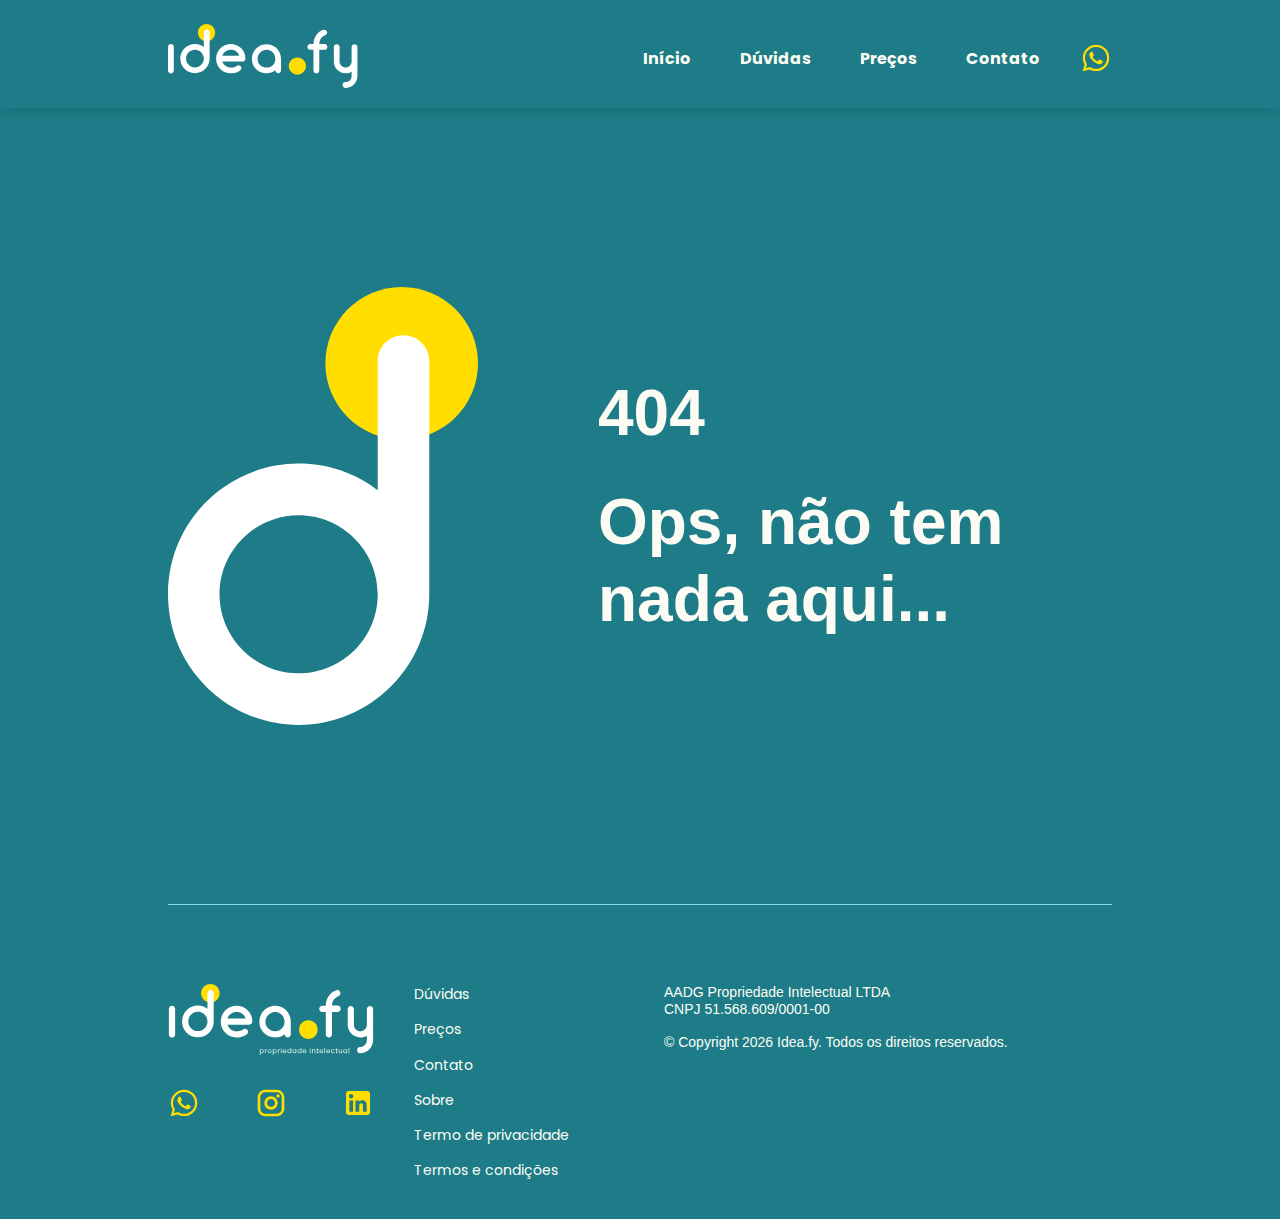
<file: error404.html>
<!DOCTYPE html>
<html lang="pt-br">
  <head>
    <meta charset="UTF-8" />
    <meta name="viewport" content="width=device-width, initial-scale=1.0" />
    <title>Idea.fy - Erro 404</title>
    <link rel="stylesheet" href="assets/css/error404.css" />
  </head>
  <body>
    <!-- <div id="preloader">
      <svg
        xmlns="http://www.w3.org/2000/svg"
        width="124"
        height="124"
        viewBox="0 0 124 124"
        fill="none"
      >
        <path
          d="M114.334 62C119.672 62 124.077 57.6465 123.248 52.3727C122.489 47.5439 121.16 42.8105 119.281 38.2736C116.165 30.7514 111.598 23.9166 105.841 18.1594C100.083 12.4021 93.2486 7.83526 85.7264 4.71947C81.1895 2.84022 76.4561 1.51104 71.6273 0.752015C66.3535 -0.076954 62 4.32776 62 9.66632C62 15.0049 66.3818 19.2238 71.5839 20.4229C73.8825 20.9528 76.1385 21.6736 78.3281 22.5805C83.5047 24.7247 88.2083 27.8676 92.1704 31.8296C96.1324 35.7917 99.2753 40.4953 101.419 45.6719C102.326 47.8615 103.047 50.1175 103.577 52.4161C104.776 57.6182 108.995 62 114.334 62Z"
          fill="#FFDE00"
        />
      </svg>
    </div> -->

    <div id="overlay"></div>

    <header class="navbar">
      <div class="navbar__container">
        <a href="index.html">
          <img
            class="navbar__logo"
            src="assets/img/svg/logo.svg"
            alt="Logo do Idea.fy que serve como link para a home"
        /></a>

        <button class="navbar__mobile-menu link">
          <span class="link__texto">Menu</span>
        </button>

        <nav class="navbar__nav">
          <ul>
            <li class="navbar__item">
              <a class="navbar__link" href="index.html"
                ><span class="navbar__link-texto">Início</span></a
              >
            </li>
            <li class="navbar__item">
              <a class="navbar__link" href="duvidas.html"
                ><span class="navbar__link-texto">Dúvidas</span></a
              >
            </li>
            <li class="navbar__item">
              <a class="navbar__link" href="precos.html"
                ><span class="navbar__link-texto">Preços</span></a
              >
            </li>
            <li class="navbar__item">
              <a class="navbar__link" href="contato.html"
                ><span class="navbar__link-texto">Contato</span></a
              >
            </li>
            <li class="navbar__item">
              <a
                aria-label="Link para o whatsapp do Idea.fy"
                class="navbar__botao-whatsapp"
                href="https://wa.me/5511911462020"
                ><svg
                  class="navbar__botao-svg social-link"
                  xmlns="http://www.w3.org/2000/svg"
                  width="32"
                  height="32"
                  viewBox="0 0 32 32"
                  fill="none"
                >
                  <path
                    d="M25.3999 6.54658C24.1775 5.31182 22.7215 4.33281 21.1168 3.66665C19.5121 3.0005 17.7908 2.66053 16.0533 2.66658C8.77328 2.66658 2.83994 8.59992 2.83994 15.8799C2.83994 18.2132 3.45328 20.4799 4.59994 22.4799L2.73328 29.3333L9.73328 27.4933C11.6666 28.5466 13.8399 29.1066 16.0533 29.1066C23.3333 29.1066 29.2666 23.1733 29.2666 15.8932C29.2666 12.3599 27.8933 9.03992 25.3999 6.54658ZM16.0533 26.8666C14.0799 26.8666 12.1466 26.3333 10.4533 25.3333L10.0533 25.0933L5.89328 26.1866L6.99994 22.1333L6.73328 21.7199C5.63694 19.9692 5.0548 17.9456 5.05328 15.8799C5.05328 9.82658 9.98661 4.89325 16.0399 4.89325C18.9733 4.89325 21.7333 6.03992 23.7999 8.11992C24.8233 9.13854 25.6342 10.3501 26.1858 11.6845C26.7374 13.0188 27.0187 14.4494 27.0133 15.8932C27.0399 21.9466 22.1066 26.8666 16.0533 26.8666ZM22.0799 18.6532C21.7466 18.4932 20.1199 17.6933 19.8266 17.5732C19.5199 17.4666 19.3066 17.4132 19.0799 17.7332C18.8533 18.0666 18.2266 18.8132 18.0399 19.0266C17.8533 19.2533 17.6533 19.2799 17.3199 19.1066C16.9866 18.9466 15.9199 18.5866 14.6666 17.4666C13.6799 16.5866 13.0266 15.5066 12.8266 15.1733C12.6399 14.8399 12.7999 14.6666 12.9733 14.4932C13.1199 14.3466 13.3066 14.1066 13.4666 13.9199C13.6266 13.7332 13.6933 13.5866 13.7999 13.3732C13.9066 13.1466 13.8533 12.9599 13.7733 12.7999C13.6933 12.6399 13.0266 11.0133 12.7599 10.3466C12.4933 9.70658 12.2133 9.78658 12.0133 9.77325H11.3733C11.1466 9.77325 10.7999 9.85325 10.4933 10.1866C10.1999 10.5199 9.34661 11.3199 9.34661 12.9466C9.34661 14.5733 10.5333 16.1466 10.6933 16.3599C10.8533 16.5866 13.0266 19.9199 16.3333 21.3466C17.1199 21.6933 17.7333 21.8933 18.2133 22.0399C18.9999 22.2933 19.7199 22.2532 20.2933 22.1732C20.9333 22.0799 22.2533 21.3732 22.5199 20.5999C22.7999 19.8266 22.7999 19.1733 22.7066 19.0266C22.6133 18.8799 22.4133 18.8132 22.0799 18.6532Z"
                  /></svg
              ></a>
            </li>
          </ul>
        </nav>
      </div>
    </header>

    <main>
      <section class="erro">
        <img
          class="erro__ideafy-logo"
          src="assets/img/svg/logoIdeafyErro404.svg"
          alt="Letra D da logo do Idea.fy"
        />

        <div class="erro__container">
          <p class="erro__404">404</p>
          <p class="erro__texto">Ops, não tem nada aqui...</p>
        </div>
      </section>

      <div class="notificacao-cookies">
        <div class="notificacao-cookies__container">
          <p class="notificacao-cookies__mensagem">
            Nosso site usa cookies para melhorar a navegação.
          </p>
          <a href="termo-de-privacidade.html" class="notificacao-cookies__link"
            >Termo de Privacidade</a
          >
        </div>

        <div class="notificacao-cookies__preferencias" style="display: none">
          <!-- Inicialmente oculta -->
          <p class="notificacao-cookies__preferencias-texto">
            Nós usamos cookies para melhorar a funcionalidade do site, para
            oferecer uma melhor experiência. Usando esse site, você concorda com
            o uso de cookies. Encontre mais informações sobre o uso de cookies
            nesse site no nosso
            <a
              href="termo-de-privacidade.html"
              class="notificacao-cookies__link"
              >Termo de Privacidade</a
            >. Você pode ajustar as configurações abaixo.
          </p>
          <div class="notificacao-cookies__opcoes">
            <div class="notificacao-cookies__opcao-container">
              <label
                class="notificacao-cookies__opcao notificacao-cookies__opcao--essencial"
              >
                <input
                  type="checkbox"
                  id="cookieEssencial"
                  name="cookieEssencial"
                  checked
                />
                <span
                  class="notificacao-cookies__slider notificacao-cookies__slider--redondo"
                ></span>
              </label>
              <label class="notificacao-cookies__label" for="cookieEssencial"
                >Cookies essenciais</label
              >
            </div>

            <div class="notificacao-cookies__opcao-container">
              <label
                class="notificacao-cookies__opcao notificacao-cookies__opcao--estatistica"
              >
                <input
                  type="checkbox"
                  id="cookieEstatistica"
                  name="cookieEstatistica"
                />
                <span
                  class="notificacao-cookies__slider notificacao-cookies__slider--redondo"
                ></span>
              </label>
              <label class="notificacao-cookies__label" for="cookieEstatistica"
                >Cookies de estatística</label
              >
            </div>

            <div class="notificacao-cookies__opcao-container">
              <label
                class="notificacao-cookies__opcao notificacao-cookies__opcao--marketing"
              >
                <input
                  type="checkbox"
                  id="cookieMarketing"
                  name="cookieMarketing"
                />
                <span
                  class="notificacao-cookies__slider notificacao-cookies__slider--redondo"
                ></span>
              </label>
              <label class="notificacao-cookies__label" for="cookieMarketing"
                >Cookies de marketing</label
              >
            </div>
          </div>
        </div>

        <div class="notificacao-cookies__botoes">
          <button
            class="notificacao-cookies__botao notificacao-cookies__botao--preferencias"
          >
            Preferências
          </button>
          <button
            class="notificacao-cookies__botao notificacao-cookies__botao--aceitar botao"
          >
            Aceitar todos
          </button>
        </div>
      </div>
    </main>

    <footer class="footer">
      <div class="footer__container">
        <div class="footer__logo-links">
          <img
            src="assets/img/svg/logofooter.svg"
            alt="Logo do Idea.fy"
            class="footer__logo"
          />

          <div class="footer__social-icons">
            <a
              href="https://wa.me/5511911462020"
              class="footer__social-link"
              aria-label="Link para o whatsapp do Idea.fy"
            >
              <svg
                class="social-link"
                xmlns="http://www.w3.org/2000/svg"
                width="32"
                height="32"
                viewBox="0 0 32 32"
                fill="none"
              >
                <path
                  d="M25.4001 6.54658C24.1777 5.31182 22.7216 4.33281 21.1169 3.66665C19.5122 3.0005 17.7909 2.66053 16.0534 2.66658C8.7734 2.66658 2.84007 8.59992 2.84007 15.8799C2.84007 18.2132 3.4534 20.4799 4.60007 22.4799L2.7334 29.3333L9.7334 27.4933C11.6667 28.5466 13.8401 29.1066 16.0534 29.1066C23.3334 29.1066 29.2667 23.1733 29.2667 15.8932C29.2667 12.3599 27.8934 9.03992 25.4001 6.54658ZM16.0534 26.8666C14.0801 26.8666 12.1467 26.3333 10.4534 25.3333L10.0534 25.0933L5.8934 26.1866L7.00006 22.1333L6.7334 21.7199C5.63706 19.9692 5.05492 17.9456 5.0534 15.8799C5.0534 9.82658 9.98673 4.89325 16.0401 4.89325C18.9734 4.89325 21.7334 6.03992 23.8001 8.11992C24.8234 9.13854 25.6343 10.3501 26.1859 11.6845C26.7375 13.0188 27.0188 14.4494 27.0134 15.8932C27.0401 21.9466 22.1067 26.8666 16.0534 26.8666ZM22.0801 18.6532C21.7467 18.4932 20.1201 17.6933 19.8267 17.5732C19.5201 17.4666 19.3067 17.4132 19.0801 17.7332C18.8534 18.0666 18.2267 18.8132 18.0401 19.0266C17.8534 19.2533 17.6534 19.2799 17.3201 19.1066C16.9867 18.9466 15.9201 18.5866 14.6667 17.4666C13.6801 16.5866 13.0267 15.5066 12.8267 15.1733C12.6401 14.8399 12.8001 14.6666 12.9734 14.4932C13.1201 14.3466 13.3067 14.1066 13.4667 13.9199C13.6267 13.7332 13.6934 13.5866 13.8001 13.3732C13.9067 13.1466 13.8534 12.9599 13.7734 12.7999C13.6934 12.6399 13.0267 11.0133 12.7601 10.3466C12.4934 9.70658 12.2134 9.78658 12.0134 9.77325H11.3734C11.1467 9.77325 10.8001 9.85325 10.4934 10.1866C10.2001 10.5199 9.34673 11.3199 9.34673 12.9466C9.34673 14.5733 10.5334 16.1466 10.6934 16.3599C10.8534 16.5866 13.0267 19.9199 16.3334 21.3466C17.1201 21.6933 17.7334 21.8933 18.2134 22.0399C19.0001 22.2933 19.7201 22.2532 20.2934 22.1732C20.9334 22.0799 22.2534 21.3732 22.5201 20.5999C22.8001 19.8266 22.8001 19.1733 22.7067 19.0266C22.6134 18.8799 22.4134 18.8132 22.0801 18.6532Z"
                />
              </svg>
            </a>
            <a
              href="https://www.instagram.com/ideafy_/"
              class="footer__social-link"
              aria-label="Link para o Instagram do Idea.fy"
            >
              <svg
                class="social-link"
                xmlns="http://www.w3.org/2000/svg"
                width="32"
                height="32"
                viewBox="0 0 32 32"
                fill="none"
              >
                <path
                  d="M10.4001 2.66675H21.6001C25.8667 2.66675 29.3334 6.13341 29.3334 10.4001V21.6001C29.3334 23.6511 28.5187 25.6181 27.0684 27.0684C25.6181 28.5187 23.6511 29.3334 21.6001 29.3334H10.4001C6.13341 29.3334 2.66675 25.8667 2.66675 21.6001V10.4001C2.66675 8.34907 3.48151 6.38207 4.93179 4.93179C6.38207 3.48151 8.34907 2.66675 10.4001 2.66675ZM10.1334 5.33341C8.86037 5.33341 7.63948 5.83913 6.7393 6.7393C5.83913 7.63948 5.33341 8.86037 5.33341 10.1334V21.8667C5.33341 24.5201 7.48008 26.6667 10.1334 26.6667H21.8667C23.1398 26.6667 24.3607 26.161 25.2609 25.2609C26.161 24.3607 26.6667 23.1398 26.6667 21.8667V10.1334C26.6667 7.48008 24.5201 5.33341 21.8667 5.33341H10.1334ZM23.0001 7.33341C23.4421 7.33341 23.866 7.50901 24.1786 7.82157C24.4912 8.13413 24.6667 8.55805 24.6667 9.00008C24.6667 9.44211 24.4912 9.86603 24.1786 10.1786C23.866 10.4912 23.4421 10.6667 23.0001 10.6667C22.5581 10.6667 22.1341 10.4912 21.8216 10.1786C21.509 9.86603 21.3334 9.44211 21.3334 9.00008C21.3334 8.55805 21.509 8.13413 21.8216 7.82157C22.1341 7.50901 22.5581 7.33341 23.0001 7.33341ZM16.0001 9.33341C17.7682 9.33341 19.4639 10.0358 20.7141 11.286C21.9644 12.5363 22.6667 14.232 22.6667 16.0001C22.6667 17.7682 21.9644 19.4639 20.7141 20.7141C19.4639 21.9644 17.7682 22.6667 16.0001 22.6667C14.232 22.6667 12.5363 21.9644 11.286 20.7141C10.0358 19.4639 9.33341 17.7682 9.33341 16.0001C9.33341 14.232 10.0358 12.5363 11.286 11.286C12.5363 10.0358 14.232 9.33341 16.0001 9.33341ZM16.0001 12.0001C14.9392 12.0001 13.9218 12.4215 13.1717 13.1717C12.4215 13.9218 12.0001 14.9392 12.0001 16.0001C12.0001 17.0609 12.4215 18.0784 13.1717 18.8285C13.9218 19.5787 14.9392 20.0001 16.0001 20.0001C17.0609 20.0001 18.0784 19.5787 18.8285 18.8285C19.5787 18.0784 20.0001 17.0609 20.0001 16.0001C20.0001 14.9392 19.5787 13.9218 18.8285 13.1717C18.0784 12.4215 17.0609 12.0001 16.0001 12.0001Z"
                />
              </svg>
            </a>
            <a
              href="https://www.linkedin.com/company/idea-fy"
              class="footer__social-link"
              aria-label="Link para o LinkedIn do Idea.fy"
            >
              <svg
                class="social-link"
                xmlns="http://www.w3.org/2000/svg"
                width="32"
                height="32"
                viewBox="0 0 32 32"
                fill="none"
              >
                <path
                  d="M25.3333 4C26.0406 4 26.7189 4.28095 27.219 4.78105C27.719 5.28115 28 5.95942 28 6.66667V25.3333C28 26.0406 27.719 26.7189 27.219 27.219C26.7189 27.719 26.0406 28 25.3333 28H6.66667C5.95942 28 5.28115 27.719 4.78105 27.219C4.28095 26.7189 4 26.0406 4 25.3333V6.66667C4 5.95942 4.28095 5.28115 4.78105 4.78105C5.28115 4.28095 5.95942 4 6.66667 4H25.3333ZM24.6667 24.6667V17.6C24.6667 16.4472 24.2087 15.3416 23.3936 14.5264C22.5784 13.7113 21.4728 13.2533 20.32 13.2533C19.1867 13.2533 17.8667 13.9467 17.2267 14.9867V13.5067H13.5067V24.6667H17.2267V18.0933C17.2267 17.0667 18.0533 16.2267 19.08 16.2267C19.5751 16.2267 20.0499 16.4233 20.3999 16.7734C20.75 17.1235 20.9467 17.5983 20.9467 18.0933V24.6667H24.6667ZM9.17333 11.4133C9.76742 11.4133 10.3372 11.1773 10.7573 10.7573C11.1773 10.3372 11.4133 9.76742 11.4133 9.17333C11.4133 7.93333 10.4133 6.92 9.17333 6.92C8.57571 6.92 8.00257 7.1574 7.57999 7.57999C7.1574 8.00257 6.92 8.57571 6.92 9.17333C6.92 10.4133 7.93333 11.4133 9.17333 11.4133ZM11.0267 24.6667V13.5067H7.33333V24.6667H11.0267Z"
                />
              </svg>
            </a>
          </div>
        </div>

        <ul class="footer__nav">
          <li class="footer__nav-item">
            <a href="duvidas.html" class="footer__nav-link">Dúvidas</a>
          </li>
          <li class="footer__nav-item">
            <a href="precos.html" class="footer__nav-link">Preços</a>
          </li>
          <li class="footer__nav-item">
            <a href="contato.html" class="footer__nav-link">Contato</a>
          </li>
          <li class="footer__nav-item">
            <a href="sobre.html" class="footer__nav-link">Sobre</a>
          </li>
          <li class="footer__nav-item">
            <a href="termo-de-privacidade.html" class="footer__nav-link"
              >Termo de privacidade</a
            >
          </li>
          <li class="footer__nav-item">
            <a href="termos-e-condicoes.html" class="footer__nav-link"
              >Termos e condições</a
            >
          </li>
        </ul>

        <div class="footer__info">
          <p class="footer__company-info">
            AADG Propriedade Intelectual LTDA<br />
            CNPJ 51.568.609/0001-00
          </p>

          <p class="footer__copyright">
            &copy; Copyright
            <span class="footer__copyright-ano">2023</span> Idea.fy. Todos os
            direitos reservados.
          </p>
        </div>
      </div>
    </footer>

    <script src="assets/js/cookies.js"></script>
    <script src="assets/js/atualizaAno.js"></script>
    <script src="assets/js/navbarMenu.js"></script>
  </body>
</html>
</file>
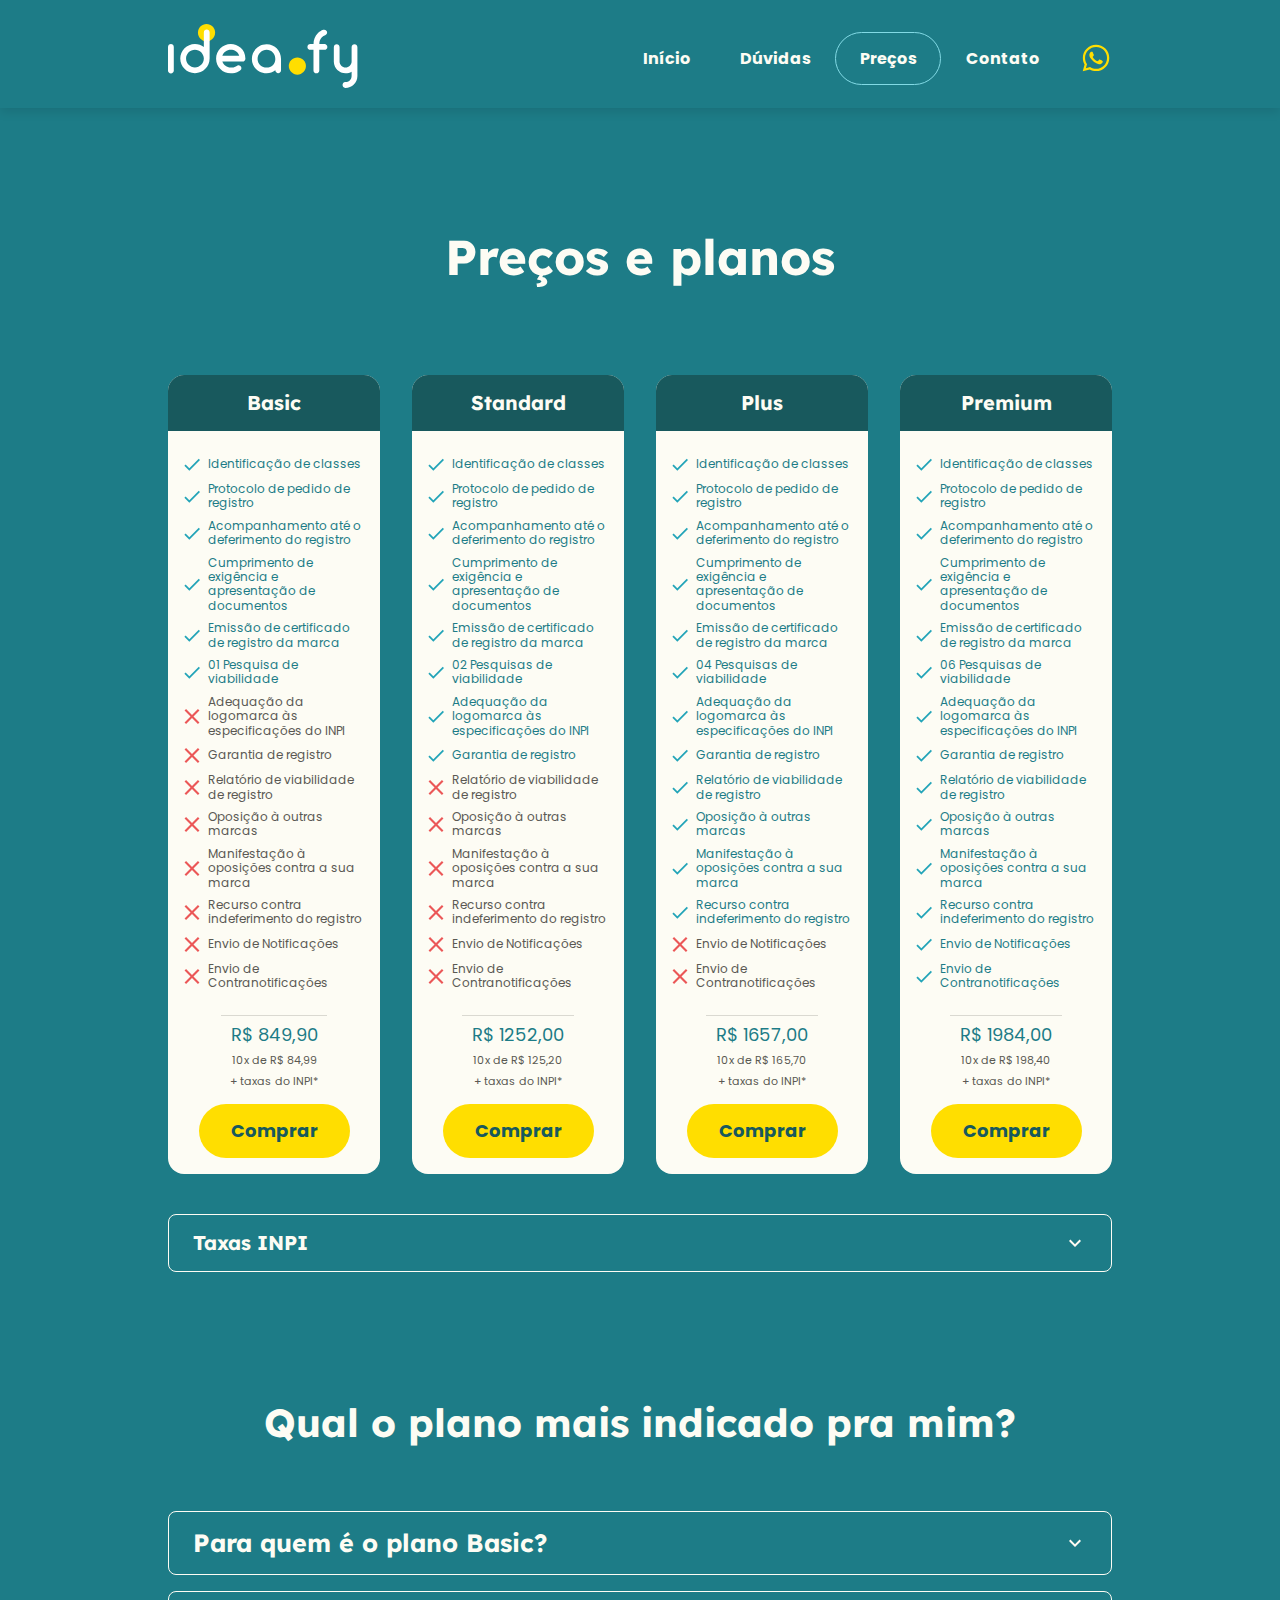
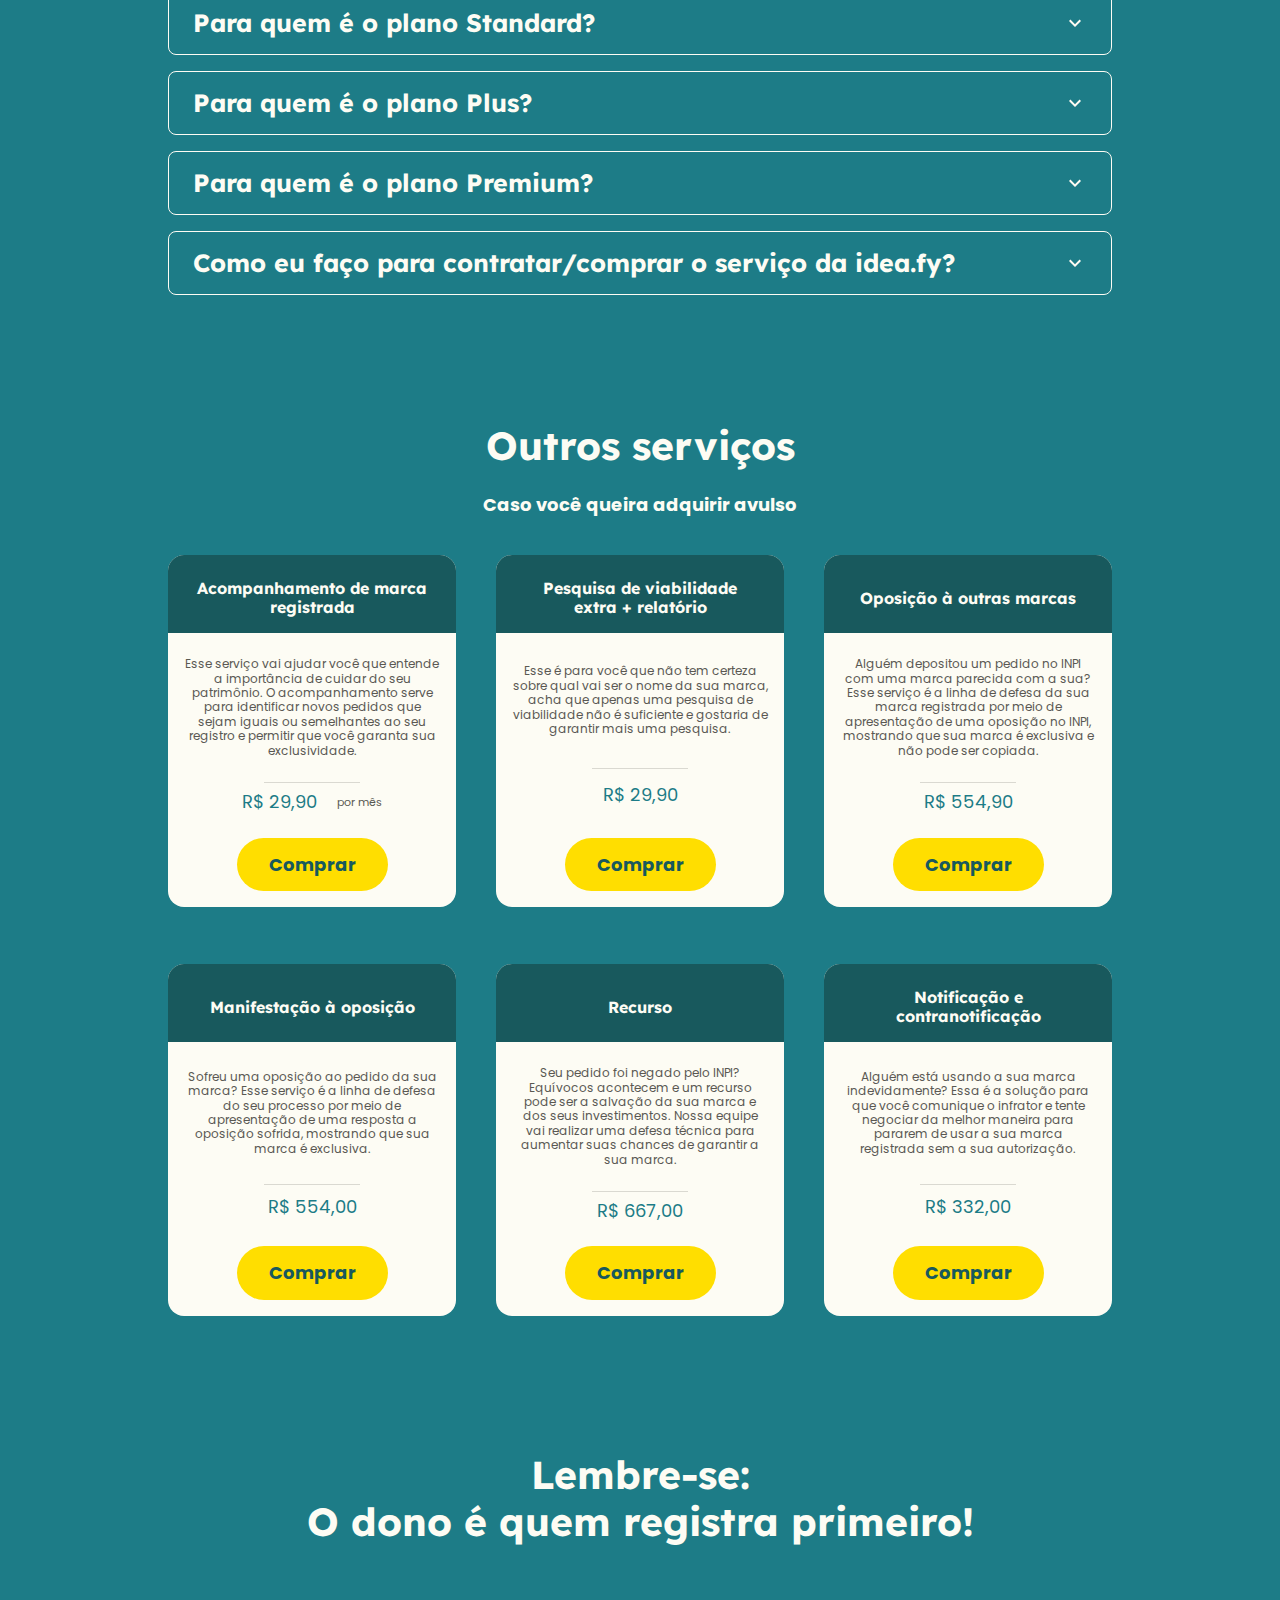
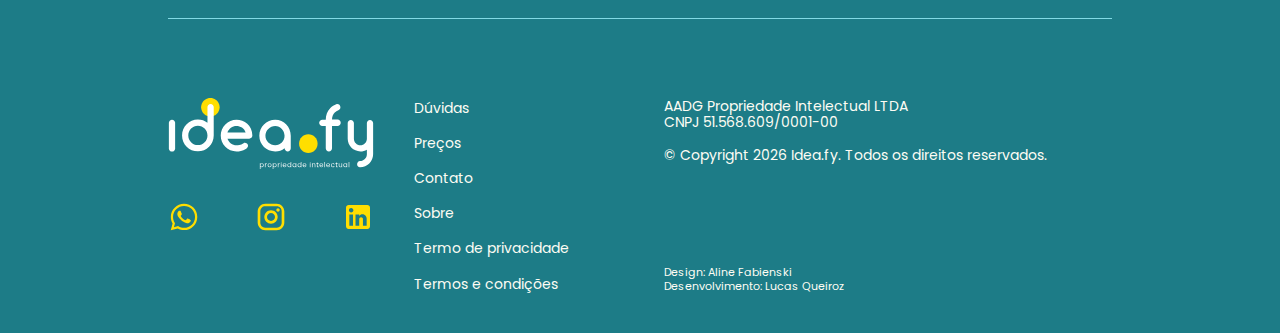
<file: precos.html>
<!DOCTYPE html>
<html lang="pt-br">
  <head>
    <meta charset="UTF-8" />
    <meta name="viewport" content="width=device-width, initial-scale=1.0" />
    <title>Preços e planos | Idea.fy | Registro de Marcas</title>

    <!-- Google Tag Manager -->
    <script defer>
      (function (w, d, s, l, i) {
        w[l] = w[l] || [];
        w[l].push({ "gtm.start": new Date().getTime(), event: "gtm.js" });
        var f = d.getElementsByTagName(s)[0],
          j = d.createElement(s),
          dl = l != "dataLayer" ? "&l=" + l : "";
        j.async = true;
        j.src = "https://www.googletagmanager.com/gtm.js?id=" + i + dl;
        f.parentNode.insertBefore(j, f);
      })(window, document, "script", "dataLayer", "GTM-M5FPSQ6D");
    </script>
    <!-- End Google Tag Manager -->

    <!-- Google tag (gtag.js) -->
    <script
      defer
      async
      src="https://www.googletagmanager.com/gtag/js?id=G-G1YTCS059J"
    ></script>
    <script defer>
      window.dataLayer = window.dataLayer || [];
      function gtag() {
        dataLayer.push(arguments);
      }
      gtag("js", new Date());

      gtag("config", "G-G1YTCS059J");
    </script>

    <!-- Hotjar Tracking Code for https://ideafy.com.br -->
    <script defer>
      (function (h, o, t, j, a, r) {
        h.hj =
          h.hj ||
          function () {
            (h.hj.q = h.hj.q || []).push(arguments);
          };
        h._hjSettings = { hjid: 3672248, hjsv: 6 };
        a = o.getElementsByTagName("head")[0];
        r = o.createElement("script");
        r.async = 1;
        r.src = t + h._hjSettings.hjid + j + h._hjSettings.hjsv;
        a.appendChild(r);
      })(window, document, "https://static.hotjar.com/c/hotjar-", ".js?sv=");
    </script>

    <link rel="stylesheet" href="assets/css/precos.css" />

    <!-- Favicon -->
    <link
      rel="icon"
      href="assets/img/ico/favicon.ico"
      type="image/x-icon"
    />

    <!-- Meta Descrição -->
    <meta name="description" content="Pagamento em até 10x sem juros." />

    <!-- Palavras-chave -->
    <meta name="keywords" content="quanto custa registrar marca" />

    <meta
      name="facebook-domain-verification"
      content="o2zwjp5bydt4433dlvnq7qu4r2mh5z"
    />

    <!-- Meta Pixel Code -->
    <script defer>
      !(function (f, b, e, v, n, t, s) {
        if (f.fbq) return;
        n = f.fbq = function () {
          n.callMethod
            ? n.callMethod.apply(n, arguments)
            : n.queue.push(arguments);
        };
        if (!f._fbq) f._fbq = n;
        n.push = n;
        n.loaded = !0;
        n.version = "2.0";
        n.queue = [];
        t = b.createElement(e);
        t.async = !0;
        t.src = v;
        s = b.getElementsByTagName(e)[0];
        s.parentNode.insertBefore(t, s);
      })(
        window,
        document,
        "script",
        "https://connect.facebook.net/en_US/fbevents.js"
      );
      fbq("init", "1478466449644318");
      fbq("track", "PageView");
    </script>
    <noscript
      ><img
        height="1"
        width="1"
        style="display: none"
        src="https://www.facebook.com/tr?id=1478466449644318&ev=PageView&noscript=1"
    /></noscript>
    <!-- End Meta Pixel Code -->
  </head>
  <body>
    <!-- Google Tag Manager (noscript) -->
    <noscript
      ><iframe
        src="https://www.googletagmanager.com/ns.html?id=GTM-M5FPSQ6D"
        height="0"
        width="0"
        style="display: none; visibility: hidden"
      ></iframe
    ></noscript>
    <!-- End Google Tag Manager (noscript) -->

    <div id="overlay"></div>

    <header class="navbar">
      <div class="navbar__container">
        <a href="index">
          <img
            class="navbar__logo"
            src="assets/img/svg/logo.svg"
            alt="Logo do Idea.fy que serve como link para a home"
        /></a>

        <button class="navbar__mobile-menu link">
          <span class="link__texto">Menu</span>
        </button>

        <nav class="navbar__nav">
          <ul>
            <li class="navbar__item">
              <a class="navbar__link" href="index"
                ><span class="navbar__link-texto">Início</span></a
              >
            </li>
            <li class="navbar__item">
              <a class="navbar__link" href="duvidas"
                ><span class="navbar__link-texto">Dúvidas</span></a
              >
            </li>
            <li class="navbar__item">
              <a class="navbar__link navbar__link--active" href="precos"
                ><span class="navbar__link-texto">Preços</span></a
              >
            </li>
            <li class="navbar__item">
              <a class="navbar__link" href="contato"
                ><span class="navbar__link-texto">Contato</span></a
              >
            </li>
            <li class="navbar__item">
              <a
                aria-label="Link para o whatsapp do Idea.fy"
                class="navbar__botao-whatsapp"
                href="https://wa.me/5511911462020"
                ><svg
                  class="navbar__botao-svg social-link"
                  xmlns="http://www.w3.org/2000/svg"
                  width="32"
                  height="32"
                  viewBox="0 0 32 32"
                  fill="none"
                >
                  <path
                    d="M25.3999 6.54658C24.1775 5.31182 22.7215 4.33281 21.1168 3.66665C19.5121 3.0005 17.7908 2.66053 16.0533 2.66658C8.77328 2.66658 2.83994 8.59992 2.83994 15.8799C2.83994 18.2132 3.45328 20.4799 4.59994 22.4799L2.73328 29.3333L9.73328 27.4933C11.6666 28.5466 13.8399 29.1066 16.0533 29.1066C23.3333 29.1066 29.2666 23.1733 29.2666 15.8932C29.2666 12.3599 27.8933 9.03992 25.3999 6.54658ZM16.0533 26.8666C14.0799 26.8666 12.1466 26.3333 10.4533 25.3333L10.0533 25.0933L5.89328 26.1866L6.99994 22.1333L6.73328 21.7199C5.63694 19.9692 5.0548 17.9456 5.05328 15.8799C5.05328 9.82658 9.98661 4.89325 16.0399 4.89325C18.9733 4.89325 21.7333 6.03992 23.7999 8.11992C24.8233 9.13854 25.6342 10.3501 26.1858 11.6845C26.7374 13.0188 27.0187 14.4494 27.0133 15.8932C27.0399 21.9466 22.1066 26.8666 16.0533 26.8666ZM22.0799 18.6532C21.7466 18.4932 20.1199 17.6933 19.8266 17.5732C19.5199 17.4666 19.3066 17.4132 19.0799 17.7332C18.8533 18.0666 18.2266 18.8132 18.0399 19.0266C17.8533 19.2533 17.6533 19.2799 17.3199 19.1066C16.9866 18.9466 15.9199 18.5866 14.6666 17.4666C13.6799 16.5866 13.0266 15.5066 12.8266 15.1733C12.6399 14.8399 12.7999 14.6666 12.9733 14.4932C13.1199 14.3466 13.3066 14.1066 13.4666 13.9199C13.6266 13.7332 13.6933 13.5866 13.7999 13.3732C13.9066 13.1466 13.8533 12.9599 13.7733 12.7999C13.6933 12.6399 13.0266 11.0133 12.7599 10.3466C12.4933 9.70658 12.2133 9.78658 12.0133 9.77325H11.3733C11.1466 9.77325 10.7999 9.85325 10.4933 10.1866C10.1999 10.5199 9.34661 11.3199 9.34661 12.9466C9.34661 14.5733 10.5333 16.1466 10.6933 16.3599C10.8533 16.5866 13.0266 19.9199 16.3333 21.3466C17.1199 21.6933 17.7333 21.8933 18.2133 22.0399C18.9999 22.2933 19.7199 22.2532 20.2933 22.1732C20.9333 22.0799 22.2533 21.3732 22.5199 20.5999C22.7999 19.8266 22.7999 19.1733 22.7066 19.0266C22.6133 18.8799 22.4133 18.8132 22.0799 18.6532Z"
                  /></svg
              ></a>
            </li>
          </ul>
        </nav>
      </div>
    </header>

    <main>
      <section class="pricing">
        <div class="pricing_cabecalho">
          <h2 class="pricing__titulo">Preços e planos</h2>
        </div>
        <div class="pricing__planos">
          <div class="plan" id="planoBasic">
            <h3 class="plan__titulo plan__titulo--basic">Basic</h3>
            <ul class="plan__beneficios">
              <li class="plan__beneficio">
                <img
                  class="plan__beneficio-inclusao"
                  src="assets/img/svg/check.svg"
                  alt="Incluído:"
                />
                <p class="beneficio__descricao">Identificação de classes</p>
              </li>
              <li class="plan__beneficio">
                <img
                  class="plan__beneficio-inclusao"
                  src="assets/img/svg/check.svg"
                  alt="Incluído:"
                />
                <p class="beneficio__descricao">
                  Protocolo de pedido de registro
                </p>
              </li>
              <li class="plan__beneficio">
                <img
                  class="plan__beneficio-inclusao"
                  src="assets/img/svg/check.svg"
                  alt="Incluído:"
                />
                <p class="beneficio__descricao">
                  Acompanhamento até o deferimento do registro
                </p>
              </li>
              <li class="plan__beneficio">
                <img
                  class="plan__beneficio-inclusao"
                  src="assets/img/svg/check.svg"
                  alt="Incluído:"
                />
                <p class="beneficio__descricao">
                  Cumprimento de exigência e apresentação de documentos
                </p>
              </li>
              <li class="plan__beneficio">
                <img
                  class="plan__beneficio-inclusao"
                  src="assets/img/svg/check.svg"
                  alt="Incluído:"
                />
                <p class="beneficio__descricao">
                  Emissão de certificado de registro da marca
                </p>
              </li>
              <li class="plan__beneficio">
                <img
                  class="plan__beneficio-inclusao"
                  src="assets/img/svg/check.svg"
                  alt="Incluído:"
                />
                <p class="beneficio__descricao">01 Pesquisa de viabilidade</p>
              </li>
              <li class="plan__beneficio">
                <img
                  class="plan__beneficio-inclusao"
                  src="assets/img/svg/close.svg"
                  alt="Não incluído:"
                />
                <p
                  class="beneficio__descricao beneficio__descricao--desativado"
                >
                  Adequação da logomarca às especificações do INPI
                </p>
              </li>
              <li class="plan__beneficio">
                <img
                  class="plan__beneficio-inclusao"
                  src="assets/img/svg/close.svg"
                  alt="Não incluído:"
                />
                <p
                  class="beneficio__descricao beneficio__descricao--desativado"
                >
                  Garantia de registro
                </p>
              </li>
              <li class="plan__beneficio">
                <img
                  class="plan__beneficio-inclusao"
                  src="assets/img/svg/close.svg"
                  alt="Não incluído:"
                />
                <p
                  class="beneficio__descricao beneficio__descricao--desativado"
                >
                  Relatório de viabilidade de registro
                </p>
              </li>
              <li class="plan__beneficio">
                <img
                  class="plan__beneficio-inclusao"
                  src="assets/img/svg/close.svg"
                  alt="Não incluído:"
                />
                <p
                  class="beneficio__descricao beneficio__descricao--desativado"
                >
                  Oposição à outras marcas
                </p>
              </li>
              <li class="plan__beneficio">
                <img
                  class="plan__beneficio-inclusao"
                  src="assets/img/svg/close.svg"
                  alt="Não incluído:"
                />
                <p
                  class="beneficio__descricao beneficio__descricao--desativado"
                >
                  Manifestação à oposições contra a sua marca
                </p>
              </li>
              <li class="plan__beneficio">
                <img
                  class="plan__beneficio-inclusao"
                  src="assets/img/svg/close.svg"
                  alt="Não incluído:"
                />
                <p
                  class="beneficio__descricao beneficio__descricao--desativado"
                >
                  Recurso contra indeferimento do registro
                </p>
              </li>
              <li class="plan__beneficio">
                <img
                  class="plan__beneficio-inclusao"
                  src="assets/img/svg/close.svg"
                  alt="Não incluído:"
                />
                <p
                  class="beneficio__descricao beneficio__descricao--desativado"
                >
                  Envio de Notificações
                </p>
              </li>
              <li class="plan__beneficio">
                <img
                  class="plan__beneficio-inclusao"
                  src="assets/img/svg/close.svg"
                  alt="Não incluído:"
                />
                <p
                  class="beneficio__descricao beneficio__descricao--desativado"
                >
                  Envio de Contranotificações
                </p>
              </li>
            </ul>

            <p class="plan__preco">R$ 849,90</p>
            <p class="plan__divisao">10x de R$ 84,99</p>
            <p class="plan__taxas">+ taxas do INPI*</p>
            <button class="botao plan__botao" data-plano="basic">
              Comprar
            </button>
          </div>

          <div class="plan" id="planoStandard">
            <h3 class="plan__titulo plan__titulo--standard">Standard</h3>
            <ul class="plan__beneficios">
              <li class="plan__beneficio">
                <img
                  class="plan__beneficio-inclusao"
                  src="assets/img/svg/check.svg"
                  alt="Incluído:"
                />
                <p class="beneficio__descricao">Identificação de classes</p>
              </li>
              <li class="plan__beneficio">
                <img
                  class="plan__beneficio-inclusao"
                  src="assets/img/svg/check.svg"
                  alt="Incluído:"
                />
                <p class="beneficio__descricao">
                  Protocolo de pedido de registro
                </p>
              </li>
              <li class="plan__beneficio">
                <img
                  class="plan__beneficio-inclusao"
                  src="assets/img/svg/check.svg"
                  alt="Incluído:"
                />
                <p class="beneficio__descricao">
                  Acompanhamento até o deferimento do registro
                </p>
              </li>
              <li class="plan__beneficio">
                <img
                  class="plan__beneficio-inclusao"
                  src="assets/img/svg/check.svg"
                  alt="Incluído:"
                />
                <p class="beneficio__descricao">
                  Cumprimento de exigência e apresentação de documentos
                </p>
              </li>
              <li class="plan__beneficio">
                <img
                  class="plan__beneficio-inclusao"
                  src="assets/img/svg/check.svg"
                  alt="Incluído:"
                />
                <p class="beneficio__descricao">
                  Emissão de certificado de registro da marca
                </p>
              </li>
              <li class="plan__beneficio">
                <img
                  class="plan__beneficio-inclusao"
                  src="assets/img/svg/check.svg"
                  alt="Incluído:"
                />
                <p class="beneficio__descricao">02 Pesquisas de viabilidade</p>
              </li>
              <li class="plan__beneficio">
                <img
                  class="plan__beneficio-inclusao"
                  src="assets/img/svg/check.svg"
                  alt="Incluído:"
                />
                <p class="beneficio__descricao">
                  Adequação da logomarca às especificações do INPI
                </p>
              </li>
              <li class="plan__beneficio">
                <img
                  class="plan__beneficio-inclusao"
                  src="assets/img/svg/check.svg"
                  alt="Incluído:"
                />
                <p class="beneficio__descricao">Garantia de registro</p>
              </li>
              <li class="plan__beneficio">
                <img
                  class="plan__beneficio-inclusao"
                  src="assets/img/svg/close.svg"
                  alt="Não incluído:"
                />
                <p
                  class="beneficio__descricao beneficio__descricao--desativado"
                >
                  Relatório de viabilidade de registro
                </p>
              </li>
              <li class="plan__beneficio">
                <img
                  class="plan__beneficio-inclusao"
                  src="assets/img/svg/close.svg"
                  alt="Não incluído:"
                />
                <p
                  class="beneficio__descricao beneficio__descricao--desativado"
                >
                  Oposição à outras marcas
                </p>
              </li>
              <li class="plan__beneficio">
                <img
                  class="plan__beneficio-inclusao"
                  src="assets/img/svg/close.svg"
                  alt="Não incluído:"
                />
                <p
                  class="beneficio__descricao beneficio__descricao--desativado"
                >
                  Manifestação à oposições contra a sua marca
                </p>
              </li>
              <li class="plan__beneficio">
                <img
                  class="plan__beneficio-inclusao"
                  src="assets/img/svg/close.svg"
                  alt="Não incluído:"
                />
                <p
                  class="beneficio__descricao beneficio__descricao--desativado"
                >
                  Recurso contra indeferimento do registro
                </p>
              </li>
              <li class="plan__beneficio">
                <img
                  class="plan__beneficio-inclusao"
                  src="assets/img/svg/close.svg"
                  alt="Não incluído:"
                />
                <p
                  class="beneficio__descricao beneficio__descricao--desativado"
                >
                  Envio de Notificações
                </p>
              </li>
              <li class="plan__beneficio">
                <img
                  class="plan__beneficio-inclusao"
                  src="assets/img/svg/close.svg"
                  alt="Não incluído:"
                />
                <p
                  class="beneficio__descricao beneficio__descricao--desativado"
                >
                  Envio de Contranotificações
                </p>
              </li>
            </ul>

            <p class="plan__preco">R$ 1252,00</p>
            <p class="plan__divisao">10x de R$ 125,20</p>
            <p class="plan__taxas">+ taxas do INPI*</p>
            <button class="botao plan__botao" data-plano="standard">
              Comprar
            </button>
          </div>

          <div class="plan" id="planoPlus">
            <h3 class="plan__titulo plan__titulo--plus">Plus</h3>
            <ul class="plan__beneficios">
              <li class="plan__beneficio">
                <img
                  class="plan__beneficio-inclusao"
                  src="assets/img/svg/check.svg"
                  alt="Incluído:"
                />
                <p class="beneficio__descricao">Identificação de classes</p>
              </li>
              <li class="plan__beneficio">
                <img
                  class="plan__beneficio-inclusao"
                  src="assets/img/svg/check.svg"
                  alt="Incluído:"
                />
                <p class="beneficio__descricao">
                  Protocolo de pedido de registro
                </p>
              </li>
              <li class="plan__beneficio">
                <img
                  class="plan__beneficio-inclusao"
                  src="assets/img/svg/check.svg"
                  alt="Incluído:"
                />
                <p class="beneficio__descricao">
                  Acompanhamento até o deferimento do registro
                </p>
              </li>
              <li class="plan__beneficio">
                <img
                  class="plan__beneficio-inclusao"
                  src="assets/img/svg/check.svg"
                  alt="Incluído:"
                />
                <p class="beneficio__descricao">
                  Cumprimento de exigência e apresentação de documentos
                </p>
              </li>
              <li class="plan__beneficio">
                <img
                  class="plan__beneficio-inclusao"
                  src="assets/img/svg/check.svg"
                  alt="Incluído:"
                />
                <p class="beneficio__descricao">
                  Emissão de certificado de registro da marca
                </p>
              </li>
              <li class="plan__beneficio">
                <img
                  class="plan__beneficio-inclusao"
                  src="assets/img/svg/check.svg"
                  alt="Incluído:"
                />
                <p class="beneficio__descricao">04 Pesquisas de viabilidade</p>
              </li>
              <li class="plan__beneficio">
                <img
                  class="plan__beneficio-inclusao"
                  src="assets/img/svg/check.svg"
                  alt="Incluído:"
                />
                <p class="beneficio__descricao">
                  Adequação da logomarca às especificações do INPI
                </p>
              </li>
              <li class="plan__beneficio">
                <img
                  class="plan__beneficio-inclusao"
                  src="assets/img/svg/check.svg"
                  alt="Incluído:"
                />
                <p class="beneficio__descricao">Garantia de registro</p>
              </li>
              <li class="plan__beneficio">
                <img
                  class="plan__beneficio-inclusao"
                  src="assets/img/svg/check.svg"
                  alt="Incluído:"
                />
                <p class="beneficio__descricao">
                  Relatório de viabilidade de registro
                </p>
              </li>
              <li class="plan__beneficio">
                <img
                  class="plan__beneficio-inclusao"
                  src="assets/img/svg/check.svg"
                  alt="Incluído:"
                />
                <p class="beneficio__descricao">Oposição à outras marcas</p>
              </li>
              <li class="plan__beneficio">
                <img
                  class="plan__beneficio-inclusao"
                  src="assets/img/svg/check.svg"
                  alt="Incluído:"
                />
                <p class="beneficio__descricao">
                  Manifestação à oposições contra a sua marca
                </p>
              </li>
              <li class="plan__beneficio">
                <img
                  class="plan__beneficio-inclusao"
                  src="assets/img/svg/check.svg"
                  alt="Incluído:"
                />
                <p class="beneficio__descricao">
                  Recurso contra indeferimento do registro
                </p>
              </li>
              <li class="plan__beneficio">
                <img
                  class="plan__beneficio-inclusao"
                  src="assets/img/svg/close.svg"
                  alt="Não incluído:"
                />
                <p
                  class="beneficio__descricao beneficio__descricao--desativado"
                >
                  Envio de Notificações
                </p>
              </li>
              <li class="plan__beneficio">
                <img
                  class="plan__beneficio-inclusao"
                  src="assets/img/svg/close.svg"
                  alt="Não incluído:"
                />
                <p
                  class="beneficio__descricao beneficio__descricao--desativado"
                >
                  Envio de Contranotificações
                </p>
              </li>
            </ul>

            <p class="plan__preco">R$ 1657,00</p>
            <p class="plan__divisao">10x de R$ 165,70</p>
            <p class="plan__taxas">+ taxas do INPI*</p>
            <button class="botao plan__botao" data-plano="plus">Comprar</button>
          </div>

          <div class="plan" id="planoPremium">
            <h3 class="plan__titulo plan__titulo--premium">Premium</h3>
            <ul class="plan__beneficios">
              <li class="plan__beneficio">
                <img
                  class="plan__beneficio-inclusao"
                  src="assets/img/svg/check.svg"
                  alt="Incluído:"
                />
                <p class="beneficio__descricao">Identificação de classes</p>
              </li>
              <li class="plan__beneficio">
                <img
                  class="plan__beneficio-inclusao"
                  src="assets/img/svg/check.svg"
                  alt="Incluído:"
                />
                <p class="beneficio__descricao">
                  Protocolo de pedido de registro
                </p>
              </li>
              <li class="plan__beneficio">
                <img
                  class="plan__beneficio-inclusao"
                  src="assets/img/svg/check.svg"
                  alt="Incluído:"
                />
                <p class="beneficio__descricao">
                  Acompanhamento até o deferimento do registro
                </p>
              </li>
              <li class="plan__beneficio">
                <img
                  class="plan__beneficio-inclusao"
                  src="assets/img/svg/check.svg"
                  alt="Incluído:"
                />
                <p class="beneficio__descricao">
                  Cumprimento de exigência e apresentação de documentos
                </p>
              </li>
              <li class="plan__beneficio">
                <img
                  class="plan__beneficio-inclusao"
                  src="assets/img/svg/check.svg"
                  alt="Incluído:"
                />
                <p class="beneficio__descricao">
                  Emissão de certificado de registro da marca
                </p>
              </li>
              <li class="plan__beneficio">
                <img
                  class="plan__beneficio-inclusao"
                  src="assets/img/svg/check.svg"
                  alt="Incluído:"
                />
                <p class="beneficio__descricao">06 Pesquisas de viabilidade</p>
              </li>
              <li class="plan__beneficio">
                <img
                  class="plan__beneficio-inclusao"
                  src="assets/img/svg/check.svg"
                  alt="Incluído:"
                />
                <p class="beneficio__descricao">
                  Adequação da logomarca às especificações do INPI
                </p>
              </li>
              <li class="plan__beneficio">
                <img
                  class="plan__beneficio-inclusao"
                  src="assets/img/svg/check.svg"
                  alt="Incluído:"
                />
                <p class="beneficio__descricao">Garantia de registro</p>
              </li>
              <li class="plan__beneficio">
                <img
                  class="plan__beneficio-inclusao"
                  src="assets/img/svg/check.svg"
                  alt="Incluído:"
                />
                <p class="beneficio__descricao">
                  Relatório de viabilidade de registro
                </p>
              </li>
              <li class="plan__beneficio">
                <img
                  class="plan__beneficio-inclusao"
                  src="assets/img/svg/check.svg"
                  alt="Incluído:"
                />
                <p class="beneficio__descricao">Oposição à outras marcas</p>
              </li>
              <li class="plan__beneficio">
                <img
                  class="plan__beneficio-inclusao"
                  src="assets/img/svg/check.svg"
                  alt="Incluído:"
                />
                <p class="beneficio__descricao">
                  Manifestação à oposições contra a sua marca
                </p>
              </li>
              <li class="plan__beneficio">
                <img
                  class="plan__beneficio-inclusao"
                  src="assets/img/svg/check.svg"
                  alt="Incluído:"
                />
                <p class="beneficio__descricao">
                  Recurso contra indeferimento do registro
                </p>
              </li>
              <li class="plan__beneficio">
                <img
                  class="plan__beneficio-inclusao"
                  src="assets/img/svg/check.svg"
                  alt="Incluído:"
                />
                <p class="beneficio__descricao">Envio de Notificações</p>
              </li>
              <li class="plan__beneficio">
                <img
                  class="plan__beneficio-inclusao"
                  src="assets/img/svg/check.svg"
                  alt="Incluído:"
                />
                <p class="beneficio__descricao">Envio de Contranotificações</p>
              </li>
            </ul>

            <p class="plan__preco">R$ 1984,00</p>
            <p class="plan__divisao">10x de R$ 198,40</p>
            <p class="plan__taxas">+ taxas do INPI*</p>
            <button class="botao plan__botao" data-plano="premium">
              Comprar
            </button>
          </div>
        </div>
        <div class="dropdown__item">
          <button class="dropdown__pergunta" onclick="toggleDropdown(0)">
            <h3
              class="dropdown__pergunta-titulo dropdown__pergunta-titulo--inpi"
            >
              Taxas INPI
            </h3>
            <img
              class="dropdown__pergunta-seta"
              src="assets/img/svg/keyboard-arrow-up.svg"
              alt=""
              aria-hidden="true"
            />
          </button>
          <div
            class="dropdown__resposta dropdown__resposta--inpi"
            id="answer-0"
          >
            <p class="dropdown__texto">
              Pedido de registro de marca (com especificação pré-aprovada) -
              valor por classe 355,00 / 142,00*<br />
              Cumprimento de exigência: 140,00 / 56,00*<br />
              Oposição: 355,00 / 142,00*<br />
              Manifestação à oposição: 280,00 / 112,00*<br />
              1º Decênio - valor por classe 745,00 / 298,00*<br />
              Recurso: 475,00<br />
              Manifestação ao recurso: 280,00 / 112,00*<br />
              <br />
              (*) Retribuição com desconto: Redução de até 60% no valor de
              retribuição a ser obtida por: pessoas naturais (somente se estas
              não detiverem participação societária em empresa do ramo a que
              pertence o item a ser registrado); microempresas,
              microempreendedor individual e empresas de pequeno porte, assim
              definidas na Lei Complementar nº 123, de 14 de dezembro de 2006;
              cooperativas, assim definidas na Lei nº 5.764, de 16 de dezembro
              de 1971; instituições de ensino e pesquisa; entidades sem fins
              lucrativos, bem como órgãos públicos, quando se referirem a atos
              próprios, conforme estipulado nessa resolução.
            </p>
          </div>
        </div>
      </section>

      <section class="duvidas duvidas--precos duvidas-frequentes">
        <h2 class="duvidas__titulo">Qual o plano mais indicado pra mim?</h2>

        <div class="duvidas__perguntas duvidas-processo__perguntas">
          <div class="dropdown__item">
            <button class="dropdown__pergunta" onclick="toggleDropdown(1)">
              <h3 class="dropdown__pergunta-titulo">
                Para quem é o plano Basic?
              </h3>
              <img
                class="dropdown__pergunta-seta"
                src="assets/img/svg/keyboard-arrow-up.svg"
                alt=""
                aria-hidden="true"
              />
            </button>
            <div class="dropdown__resposta" id="answer-1">
              <p class="dropdown__texto">
                Para quem tem certeza da sua marca e deseja fazer o protocolo o
                mais rápido possível, mas ciente de que corre riscos mais altos
                de um possível indeferimento.
              </p>
            </div>
          </div>

          <div class="dropdown__item">
            <button class="dropdown__pergunta" onclick="toggleDropdown(2)">
              <h3 class="dropdown__pergunta-titulo">
                Para quem é o plano Standard?
              </h3>
              <img
                class="dropdown__pergunta-seta"
                src="assets/img/svg/keyboard-arrow-up.svg"
                alt=""
                aria-hidden="true"
              />
            </button>
            <div class="dropdown__resposta" id="answer-2">
              <p class="dropdown__texto">
                Você tem certeza da sua marca, porém quer um pouco mais de
                informações antes de se lançar em um processo de registro.
              </p>
            </div>
          </div>

          <div class="dropdown__item">
            <button class="dropdown__pergunta" onclick="toggleDropdown(3)">
              <h3 class="dropdown__pergunta-titulo">
                Para quem é o plano Plus?
              </h3>
              <img
                class="dropdown__pergunta-seta"
                src="assets/img/svg/keyboard-arrow-up.svg"
                alt=""
                aria-hidden="true"
              />
            </button>
            <div class="dropdown__resposta" id="answer-3">
              <p class="dropdown__texto">
                Você entende que a sua marca é um patrimônio da sua empresa e
                que o investimento na sua proteção é algo importante para o seu
                negócio, por isso toma essa decisão com todas as informações
                possíveis, bem como quer ter a segurança de que todos os
                possíveis recursos serão tomados para garantir a sua
                exclusividade.
              </p>
            </div>
          </div>

          <div class="dropdown__item">
            <button class="dropdown__pergunta" onclick="toggleDropdown(4)">
              <h3 class="dropdown__pergunta-titulo">
                Para quem é o plano Premium?
              </h3>
              <img
                class="dropdown__pergunta-seta"
                src="assets/img/svg/keyboard-arrow-up.svg"
                alt=""
                aria-hidden="true"
              />
            </button>
            <div class="dropdown__resposta" id="answer-4">
              <p class="dropdown__texto">
                Você entende que a sua marca é um patrimônio da sua empresa e
                que o investimento na sua proteção é algo importante para o seu
                negócio, por isso toma essa decisão com todas as informações
                possíveis, bem como quer ter a segurança de que todos os
                possíveis recursos serão tomados para garantir a sua
                exclusividade. Além disso, entende que o registro é apenas o
                primeiro passo na valorização da sua marca, por isso sabe que é
                preciso defender sua marca contra empresas e pessoas má
                intencionadas.
              </p>
            </div>
          </div>

          <div class="dropdown__item">
            <button class="dropdown__pergunta" onclick="toggleDropdown(5)">
              <h3 class="dropdown__pergunta-titulo">
                Como eu faço para contratar/comprar o serviço da idea.fy?
              </h3>
              <img
                class="dropdown__pergunta-seta"
                src="assets/img/svg/keyboard-arrow-up.svg"
                alt=""
                aria-hidden="true"
              />
            </button>
            <div class="dropdown__resposta" id="answer-5">
              <ul class="dropdown__ul">
                <li class="dropdown__li">
                  Primeiro você deve escolher um pacote de serviços e clicar em
                  comprar. Logo em seguida, você será direcionado a responder
                  algumas perguntas para nos explicar quem é o dono da marca e
                  responder perguntas sobre a sua marca e os serviços/produtos
                  que você vende.
                </li>
                <li class="dropdown__li">
                  Logo após, você será encaminhado ao pagamento, que é feito
                  através do Mercado Pago (para mais segurança das transações),
                  onde poderá escolher entre cartão de crédito, boleto, PIX e
                  demais formas que sejam convenientes para você.
                </li>
                <li class="dropdown__li">
                  Pagamento confirmado, vamos entrar em contato para dar
                  seguimento no seu pedido, enviar o contrato, solicitar mais
                  alguns documentos e iniciar o seu serviço da forma mais rápida
                  possível!
                </li>
                <li class="dropdown__li">
                  Depois disso, estaremos em contato com você através dos nossos
                  canais de WhatsApp e e-mail e vamos avisando sobre cada etapa.
                  Você terá 100% de suporte online da nossa equipe.
                </li>
              </ul>
            </div>
          </div>
        </div>
      </section>

      <section class="outros-servicos">
        <div class="outros-servicos__container-titulo">
          <h2 class="outros-servicos__titulo">Outros serviços</h2>

          <p class="outros-servicos__subtitulo">
            Caso você queira adquirir avulso
          </p>
        </div>

        <div class="outros-servicos__planos">
          <div class="outros-servicos__plan" id="acompanhamento">
            <div class="outros-servicos__plan-container-titulo">
              <h3 class="outros-servicos__plan-titulo">
                Acompanhamento de marca registrada
              </h3>
            </div>

            <div class="outros-servicos__plan-container-descricao">
              <p class="outros-servicos__plan-descricao">
                Esse serviço vai ajudar você que entende a importância de cuidar
                do seu patrimônio. O acompanhamento serve para identificar novos
                pedidos que sejam iguais ou semelhantes ao seu registro e
                permitir que você garanta sua exclusividade.
              </p>
            </div>

            <div class="outros-servicos__plan-divisor"></div>

            <div class="outros-servicos__plan-container-preco">
              <p class="outros-servicos__plan-preco">R$ 29,90</p>
              <p class="outros-servicos__plan-preco-descricao">por mês</p>
            </div>

            <button class="botao plan__botao" data-plano="acompanhamento">
              Comprar
            </button>
          </div>

          <div class="outros-servicos__plan" id="pesquisa">
            <div class="outros-servicos__plan-container-titulo">
              <h3 class="outros-servicos__plan-titulo">
                Pesquisa de viabilidade extra + relatório
              </h3>
            </div>
            <div class="outros-servicos__plan-container-descricao">
              <p class="outros-servicos__plan-descricao">
                Esse é para você que não tem certeza sobre qual vai ser o nome
                da sua marca, acha que apenas uma pesquisa de viabilidade não é
                suficiente e gostaria de garantir mais uma pesquisa.
              </p>
            </div>

            <div class="outros-servicos__plan-divisor"></div>

            <div class="outros-servicos__plan-container-preco">
              <p class="outros-servicos__plan-preco">R$ 29,90</p>
            </div>

            <button class="botao plan__botao" data-plano="pesquisa">
              Comprar
            </button>
          </div>

          <div class="outros-servicos__plan" id="oposicao">
            <div class="outros-servicos__plan-container-titulo">
              <h3 class="outros-servicos__plan-titulo">
                Oposição à outras marcas
              </h3>
            </div>

            <div class="outros-servicos__plan-container-descricao">
              <p class="outros-servicos__plan-descricao">
                Alguém depositou um pedido no INPI com uma marca parecida com a
                sua? Esse serviço é a linha de defesa da sua marca registrada
                por meio de apresentação de uma oposição no INPI, mostrando que
                sua marca é exclusiva e não pode ser copiada.
              </p>
            </div>

            <div class="outros-servicos__plan-divisor"></div>

            <div class="outros-servicos__plan-container-preco">
              <p class="outros-servicos__plan-preco">R$ 554,90</p>
            </div>

            <button class="botao plan__botao" data-plano="oposicao">
              Comprar
            </button>
          </div>

          <div class="outros-servicos__plan" id="manifestacao">
            <div class="outros-servicos__plan-container-titulo">
              <h3 class="outros-servicos__plan-titulo">
                Manifestação à oposição
              </h3>
            </div>

            <div class="outros-servicos__plan-container-descricao">
              <p class="outros-servicos__plan-descricao">
                Sofreu uma oposição ao pedido da sua marca? Esse serviço é a
                linha de defesa do seu processo por meio de apresentação de uma
                resposta a oposição sofrida, mostrando que sua marca é
                exclusiva.
              </p>
            </div>

            <div class="outros-servicos__plan-divisor"></div>

            <div class="outros-servicos__plan-container-preco">
              <p class="outros-servicos__plan-preco">R$ 554,00</p>
            </div>

            <button class="botao plan__botao" data-plano="manifestacao">
              Comprar
            </button>
          </div>

          <div class="outros-servicos__plan" id="recurso">
            <div class="outros-servicos__plan-container-titulo">
              <h3 class="outros-servicos__plan-titulo">Recurso</h3>
            </div>

            <div class="outros-servicos__plan-container-descricao">
              <p class="outros-servicos__plan-descricao">
                Seu pedido foi negado pelo INPI? Equívocos acontecem e um
                recurso pode ser a salvação da sua marca e dos seus
                investimentos. Nossa equipe vai realizar uma defesa técnica para
                aumentar suas chances de garantir a sua marca.
              </p>
            </div>

            <div class="outros-servicos__plan-divisor"></div>

            <div class="outros-servicos__plan-container-preco">
              <p class="outros-servicos__plan-preco">R$ 667,00</p>
            </div>

            <button class="botao plan__botao" data-plano="recurso">
              Comprar
            </button>
          </div>

          <div class="outros-servicos__plan" id="notificacaoContranotificacao">
            <div class="outros-servicos__plan-container-titulo">
              <h3 class="outros-servicos__plan-titulo">
                Notificação e contranotificação
              </h3>
            </div>
            <div class="outros-servicos__plan-container-descricao">
              <p class="outros-servicos__plan-descricao">
                Alguém está usando a sua marca indevidamente? Essa é a solução
                para que você comunique o infrator e tente negociar da melhor
                maneira para pararem de usar a sua marca registrada sem a sua
                autorização.
              </p>
            </div>

            <div class="outros-servicos__plan-divisor"></div>

            <div class="outros-servicos__plan-container-preco">
              <p class="outros-servicos__plan-preco">R$ 332,00</p>
            </div>

            <button
              class="botao plan__botao"
              data-plano="notificacaoContranotificacao"
            >
              Comprar
            </button>
          </div>
        </div>
      </section>

      <section class="lembrete lembrete--precos">
        <h2 class="lembrete__titulo">
          Lembre-se:<br />
          O dono é quem registra primeiro!
        </h2>
      </section>

      <div class="notificacao-cookies">
        <div class="notificacao-cookies__container">
          <p class="notificacao-cookies__mensagem">
            Nosso site usa cookies para melhorar a navegação.
          </p>
          <a href="termo-de-privacidade" class="notificacao-cookies__link"
            >Termo de Privacidade</a
          >
        </div>

        <div class="notificacao-cookies__preferencias" style="display: none">
          <!-- Inicialmente oculta -->
          <p class="notificacao-cookies__preferencias-texto">
            Nós usamos cookies para melhorar a funcionalidade do site, para
            oferecer uma melhor experiência. Usando esse site, você concorda com
            o uso de cookies. Encontre mais informações sobre o uso de cookies
            nesse site no nosso
            <a href="termo-de-privacidade" class="notificacao-cookies__link"
              >Termo de Privacidade</a
            >. Você pode ajustar as configurações abaixo.
          </p>
          <div class="notificacao-cookies__opcoes">
            <div class="notificacao-cookies__opcao-container">
              <label
                class="notificacao-cookies__opcao notificacao-cookies__opcao--essencial"
              >
                <input
                  type="checkbox"
                  id="cookieEssencial"
                  name="cookieEssencial"
                  checked
                  disabled
                />
                <span
                  class="notificacao-cookies__slider notificacao-cookies__slider--redondo"
                ></span>
              </label>
              <label class="notificacao-cookies__label" for="cookieEssencial"
                >Cookies essenciais</label
              >
            </div>

            <div class="notificacao-cookies__opcao-container">
              <label
                class="notificacao-cookies__opcao notificacao-cookies__opcao--estatistica"
              >
                <input
                  type="checkbox"
                  id="cookieEstatistica"
                  name="cookieEstatistica"
                  checked
                />
                <span
                  class="notificacao-cookies__slider notificacao-cookies__slider--redondo"
                ></span>
              </label>
              <label class="notificacao-cookies__label" for="cookieEstatistica"
                >Cookies de estatística</label
              >
            </div>

            <div class="notificacao-cookies__opcao-container">
              <label
                class="notificacao-cookies__opcao notificacao-cookies__opcao--marketing"
              >
                <input
                  type="checkbox"
                  id="cookieMarketing"
                  name="cookieMarketing"
                  checked
                />
                <span
                  class="notificacao-cookies__slider notificacao-cookies__slider--redondo"
                ></span>
              </label>
              <label class="notificacao-cookies__label" for="cookieMarketing"
                >Cookies de marketing</label
              >
            </div>
          </div>
        </div>

        <div class="notificacao-cookies__botoes">
          <button
            class="notificacao-cookies__botao notificacao-cookies__botao--preferencias"
          >
            Preferências
          </button>
          <button
            class="notificacao-cookies__botao notificacao-cookies__botao--aceitar botao"
          >
            Aceitar todos
          </button>
        </div>
      </div>
    </main>

    <footer class="footer">
      <div class="footer__container">
        <div class="footer__logo-links">
          <img
            src="assets/img/svg/logofooter.svg"
            alt="Logo do Idea.fy"
            class="footer__logo"
          />

          <div class="footer__social-icons">
            <a
              href="https://wa.me/5511911462020"
              class="footer__social-link"
              aria-label="Link para o whatsapp do Idea.fy"
            >
              <svg
                class="social-link"
                xmlns="http://www.w3.org/2000/svg"
                width="32"
                height="32"
                viewBox="0 0 32 32"
                fill="none"
              >
                <path
                  d="M25.4001 6.54658C24.1777 5.31182 22.7216 4.33281 21.1169 3.66665C19.5122 3.0005 17.7909 2.66053 16.0534 2.66658C8.7734 2.66658 2.84007 8.59992 2.84007 15.8799C2.84007 18.2132 3.4534 20.4799 4.60007 22.4799L2.7334 29.3333L9.7334 27.4933C11.6667 28.5466 13.8401 29.1066 16.0534 29.1066C23.3334 29.1066 29.2667 23.1733 29.2667 15.8932C29.2667 12.3599 27.8934 9.03992 25.4001 6.54658ZM16.0534 26.8666C14.0801 26.8666 12.1467 26.3333 10.4534 25.3333L10.0534 25.0933L5.8934 26.1866L7.00006 22.1333L6.7334 21.7199C5.63706 19.9692 5.05492 17.9456 5.0534 15.8799C5.0534 9.82658 9.98673 4.89325 16.0401 4.89325C18.9734 4.89325 21.7334 6.03992 23.8001 8.11992C24.8234 9.13854 25.6343 10.3501 26.1859 11.6845C26.7375 13.0188 27.0188 14.4494 27.0134 15.8932C27.0401 21.9466 22.1067 26.8666 16.0534 26.8666ZM22.0801 18.6532C21.7467 18.4932 20.1201 17.6933 19.8267 17.5732C19.5201 17.4666 19.3067 17.4132 19.0801 17.7332C18.8534 18.0666 18.2267 18.8132 18.0401 19.0266C17.8534 19.2533 17.6534 19.2799 17.3201 19.1066C16.9867 18.9466 15.9201 18.5866 14.6667 17.4666C13.6801 16.5866 13.0267 15.5066 12.8267 15.1733C12.6401 14.8399 12.8001 14.6666 12.9734 14.4932C13.1201 14.3466 13.3067 14.1066 13.4667 13.9199C13.6267 13.7332 13.6934 13.5866 13.8001 13.3732C13.9067 13.1466 13.8534 12.9599 13.7734 12.7999C13.6934 12.6399 13.0267 11.0133 12.7601 10.3466C12.4934 9.70658 12.2134 9.78658 12.0134 9.77325H11.3734C11.1467 9.77325 10.8001 9.85325 10.4934 10.1866C10.2001 10.5199 9.34673 11.3199 9.34673 12.9466C9.34673 14.5733 10.5334 16.1466 10.6934 16.3599C10.8534 16.5866 13.0267 19.9199 16.3334 21.3466C17.1201 21.6933 17.7334 21.8933 18.2134 22.0399C19.0001 22.2933 19.7201 22.2532 20.2934 22.1732C20.9334 22.0799 22.2534 21.3732 22.5201 20.5999C22.8001 19.8266 22.8001 19.1733 22.7067 19.0266C22.6134 18.8799 22.4134 18.8132 22.0801 18.6532Z"
                />
              </svg>
            </a>
            <a
              href="https://www.instagram.com/ideafy_/"
              class="footer__social-link"
              aria-label="Link para o Instagram do Idea.fy"
            >
              <svg
                class="social-link"
                xmlns="http://www.w3.org/2000/svg"
                width="32"
                height="32"
                viewBox="0 0 32 32"
                fill="none"
              >
                <path
                  d="M10.4001 2.66675H21.6001C25.8667 2.66675 29.3334 6.13341 29.3334 10.4001V21.6001C29.3334 23.6511 28.5187 25.6181 27.0684 27.0684C25.6181 28.5187 23.6511 29.3334 21.6001 29.3334H10.4001C6.13341 29.3334 2.66675 25.8667 2.66675 21.6001V10.4001C2.66675 8.34907 3.48151 6.38207 4.93179 4.93179C6.38207 3.48151 8.34907 2.66675 10.4001 2.66675ZM10.1334 5.33341C8.86037 5.33341 7.63948 5.83913 6.7393 6.7393C5.83913 7.63948 5.33341 8.86037 5.33341 10.1334V21.8667C5.33341 24.5201 7.48008 26.6667 10.1334 26.6667H21.8667C23.1398 26.6667 24.3607 26.161 25.2609 25.2609C26.161 24.3607 26.6667 23.1398 26.6667 21.8667V10.1334C26.6667 7.48008 24.5201 5.33341 21.8667 5.33341H10.1334ZM23.0001 7.33341C23.4421 7.33341 23.866 7.50901 24.1786 7.82157C24.4912 8.13413 24.6667 8.55805 24.6667 9.00008C24.6667 9.44211 24.4912 9.86603 24.1786 10.1786C23.866 10.4912 23.4421 10.6667 23.0001 10.6667C22.5581 10.6667 22.1341 10.4912 21.8216 10.1786C21.509 9.86603 21.3334 9.44211 21.3334 9.00008C21.3334 8.55805 21.509 8.13413 21.8216 7.82157C22.1341 7.50901 22.5581 7.33341 23.0001 7.33341ZM16.0001 9.33341C17.7682 9.33341 19.4639 10.0358 20.7141 11.286C21.9644 12.5363 22.6667 14.232 22.6667 16.0001C22.6667 17.7682 21.9644 19.4639 20.7141 20.7141C19.4639 21.9644 17.7682 22.6667 16.0001 22.6667C14.232 22.6667 12.5363 21.9644 11.286 20.7141C10.0358 19.4639 9.33341 17.7682 9.33341 16.0001C9.33341 14.232 10.0358 12.5363 11.286 11.286C12.5363 10.0358 14.232 9.33341 16.0001 9.33341ZM16.0001 12.0001C14.9392 12.0001 13.9218 12.4215 13.1717 13.1717C12.4215 13.9218 12.0001 14.9392 12.0001 16.0001C12.0001 17.0609 12.4215 18.0784 13.1717 18.8285C13.9218 19.5787 14.9392 20.0001 16.0001 20.0001C17.0609 20.0001 18.0784 19.5787 18.8285 18.8285C19.5787 18.0784 20.0001 17.0609 20.0001 16.0001C20.0001 14.9392 19.5787 13.9218 18.8285 13.1717C18.0784 12.4215 17.0609 12.0001 16.0001 12.0001Z"
                />
              </svg>
            </a>
            <a
              href="https://www.linkedin.com/company/idea-fy"
              class="footer__social-link"
              aria-label="Link para o LinkedIn do Idea.fy"
            >
              <svg
                class="social-link"
                xmlns="http://www.w3.org/2000/svg"
                width="32"
                height="32"
                viewBox="0 0 32 32"
                fill="none"
              >
                <path
                  d="M25.3333 4C26.0406 4 26.7189 4.28095 27.219 4.78105C27.719 5.28115 28 5.95942 28 6.66667V25.3333C28 26.0406 27.719 26.7189 27.219 27.219C26.7189 27.719 26.0406 28 25.3333 28H6.66667C5.95942 28 5.28115 27.719 4.78105 27.219C4.28095 26.7189 4 26.0406 4 25.3333V6.66667C4 5.95942 4.28095 5.28115 4.78105 4.78105C5.28115 4.28095 5.95942 4 6.66667 4H25.3333ZM24.6667 24.6667V17.6C24.6667 16.4472 24.2087 15.3416 23.3936 14.5264C22.5784 13.7113 21.4728 13.2533 20.32 13.2533C19.1867 13.2533 17.8667 13.9467 17.2267 14.9867V13.5067H13.5067V24.6667H17.2267V18.0933C17.2267 17.0667 18.0533 16.2267 19.08 16.2267C19.5751 16.2267 20.0499 16.4233 20.3999 16.7734C20.75 17.1235 20.9467 17.5983 20.9467 18.0933V24.6667H24.6667ZM9.17333 11.4133C9.76742 11.4133 10.3372 11.1773 10.7573 10.7573C11.1773 10.3372 11.4133 9.76742 11.4133 9.17333C11.4133 7.93333 10.4133 6.92 9.17333 6.92C8.57571 6.92 8.00257 7.1574 7.57999 7.57999C7.1574 8.00257 6.92 8.57571 6.92 9.17333C6.92 10.4133 7.93333 11.4133 9.17333 11.4133ZM11.0267 24.6667V13.5067H7.33333V24.6667H11.0267Z"
                />
              </svg>
            </a>
          </div>
        </div>

        <ul class="footer__nav">
          <li class="footer__nav-item">
            <a href="duvidas" class="footer__nav-link">Dúvidas</a>
          </li>
          <li class="footer__nav-item">
            <a href="precos" class="footer__nav-link">Preços</a>
          </li>
          <li class="footer__nav-item">
            <a href="contato" class="footer__nav-link">Contato</a>
          </li>
          <li class="footer__nav-item">
            <a href="sobre" class="footer__nav-link">Sobre</a>
          </li>
          <li class="footer__nav-item">
            <a href="termo-de-privacidade" class="footer__nav-link"
              >Termo de privacidade</a
            >
          </li>
          <li class="footer__nav-item">
            <a href="termos-e-condicoes" class="footer__nav-link"
              >Termos e condições</a
            >
          </li>
        </ul>

        <div class="footer__container-info-creditos">
          <div class="footer__info">
            <p class="footer__company-info">
              AADG Propriedade Intelectual LTDA<br />
              CNPJ 51.568.609/0001-00
            </p>

            <p class="footer__copyright">
              &copy; Copyright
              <span class="footer__copyright-ano">2023</span> Idea.fy. Todos os
              direitos reservados.
            </p>
          </div>
          <div class="footer__creditos">
            <p class="footer__designer">
              Design:
              <a class="footer__designer-link" href="https://alinefab.com.br/"
                >Aline Fabienski</a
              >
            </p>
            <p class="footer__desenvolvedor">
              Desenvolvimento:
              <a
                class="footer__desenvolvedor-link"
                href="https://github.com/Nawsacul"
                >Lucas Queiroz</a
              >
            </p>
          </div>
        </div>
      </div>
    </footer>

    <script defer src="assets/js/cookies.js"></script>
    <script src="assets/js/atualizaAno.js"></script>
    <!-- <script src="assets/js/preloader.js"></script> -->
    <script defer src="assets/js/dropdown.js"></script>
    <script defer src="assets/js/navbarMenu.js"></script>
    <script defer src="assets/js/carrinho/detectaBotaoCarrinho.js"></script>
  </body>
</html>
</file>
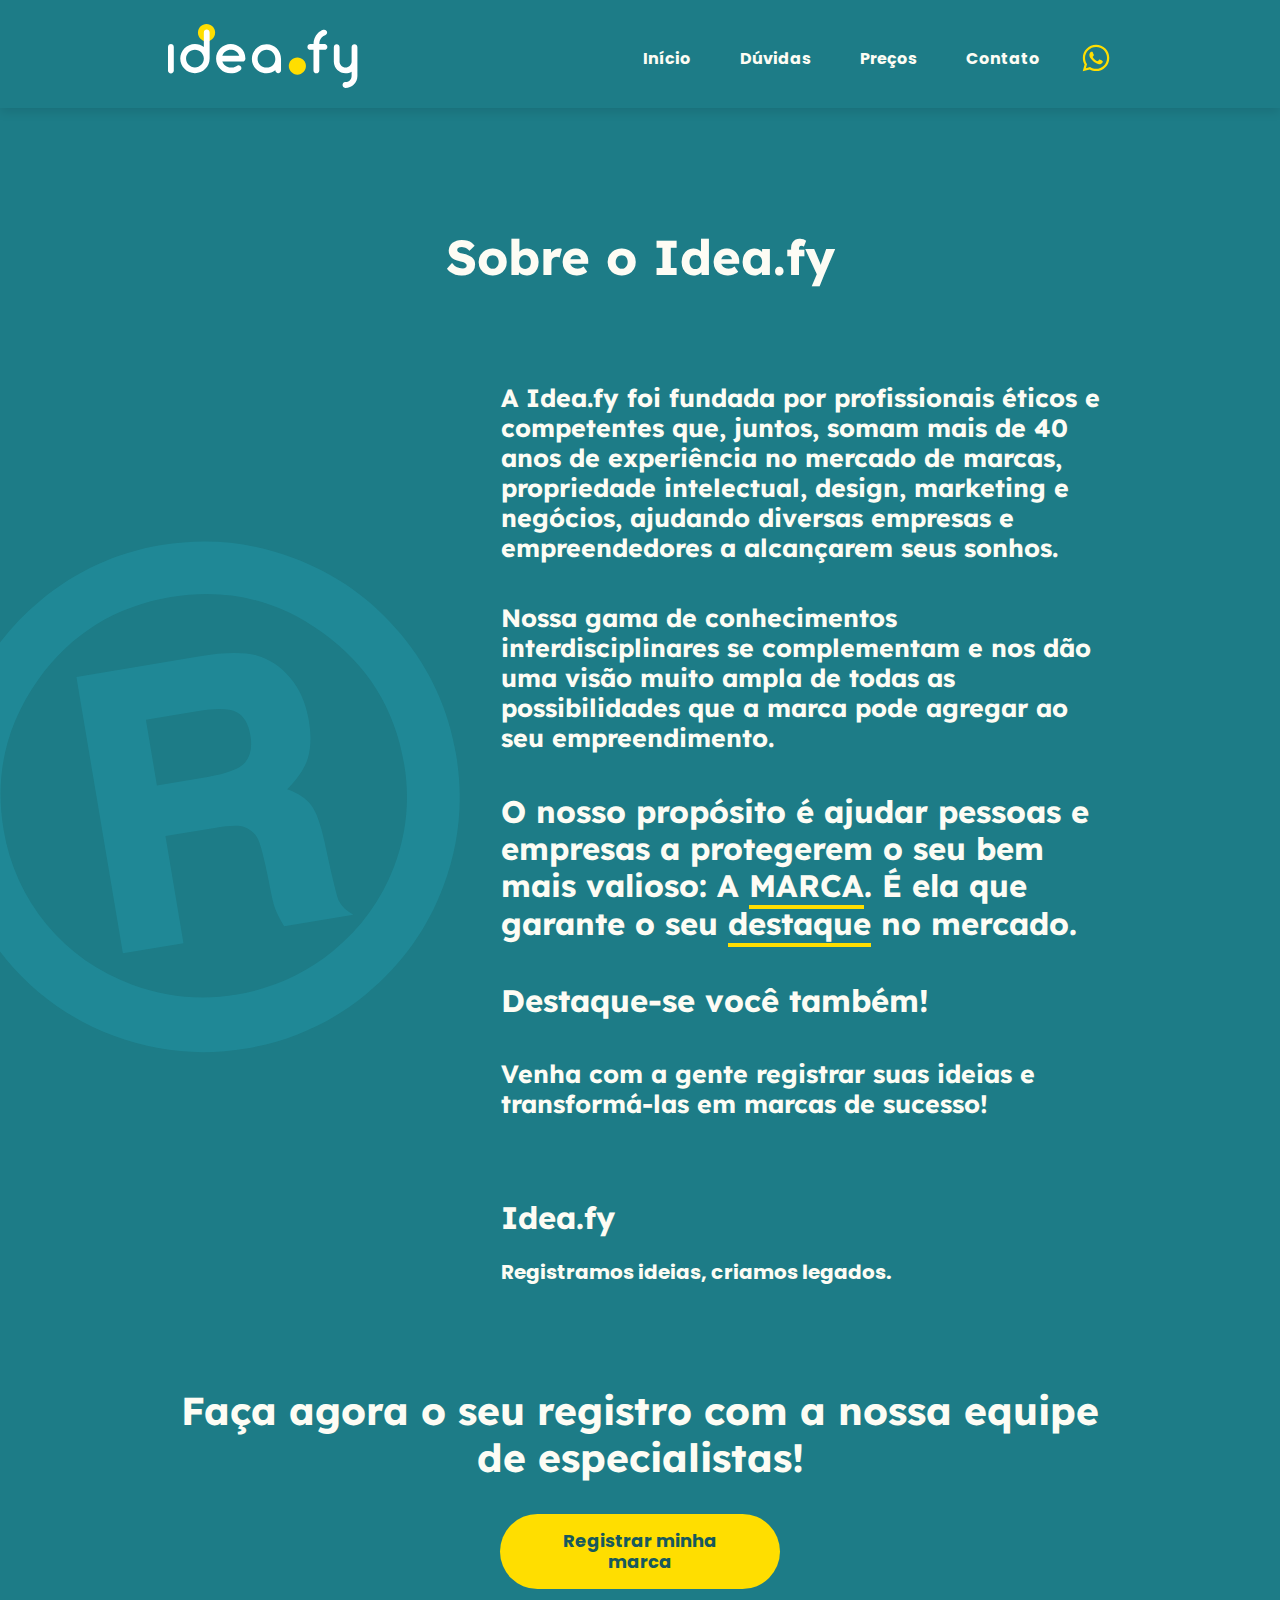
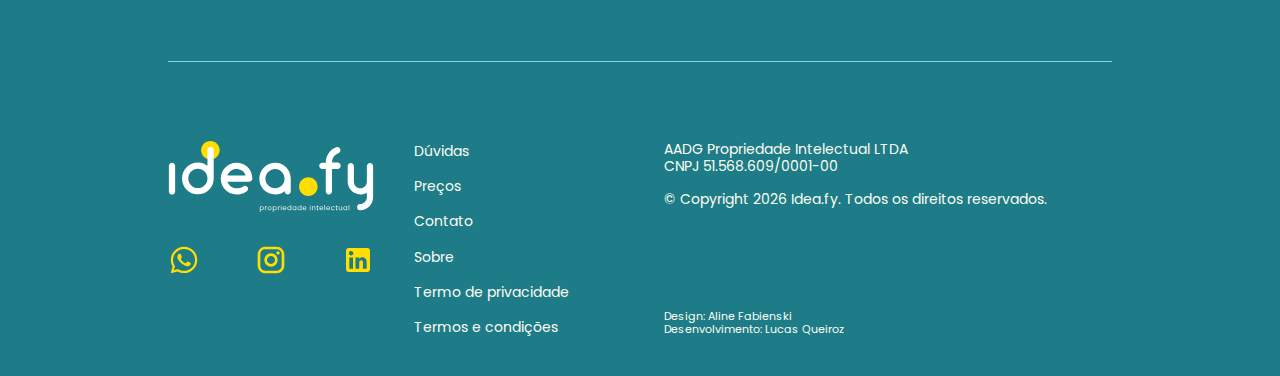
<file: sobre.html>
<!DOCTYPE html>
<html lang="pt-br">
  <head>
    <meta charset="UTF-8" />
    <meta name="viewport" content="width=device-width, initial-scale=1.0" />
    <title>Sobre | Idea.fy</title>

    <!-- Google Tag Manager -->
    <script defer>
      (function (w, d, s, l, i) {
        w[l] = w[l] || [];
        w[l].push({ "gtm.start": new Date().getTime(), event: "gtm.js" });
        var f = d.getElementsByTagName(s)[0],
          j = d.createElement(s),
          dl = l != "dataLayer" ? "&l=" + l : "";
        j.async = true;
        j.src = "https://www.googletagmanager.com/gtm.js?id=" + i + dl;
        f.parentNode.insertBefore(j, f);
      })(window, document, "script", "dataLayer", "GTM-M5FPSQ6D");
    </script>
    <!-- End Google Tag Manager -->

    <!-- Google tag (gtag.js) -->
    <script
      defer
      async
      src="https://www.googletagmanager.com/gtag/js?id=G-G1YTCS059J"
    ></script>
    <script defer>
      window.dataLayer = window.dataLayer || [];
      function gtag() {
        dataLayer.push(arguments);
      }
      gtag("js", new Date());

      gtag("config", "G-G1YTCS059J");
    </script>

    <!-- Hotjar Tracking Code for https://ideafy.com.br -->
    <script defer>
      (function (h, o, t, j, a, r) {
        h.hj =
          h.hj ||
          function () {
            (h.hj.q = h.hj.q || []).push(arguments);
          };
        h._hjSettings = { hjid: 3672248, hjsv: 6 };
        a = o.getElementsByTagName("head")[0];
        r = o.createElement("script");
        r.async = 1;
        r.src = t + h._hjSettings.hjid + j + h._hjSettings.hjsv;
        a.appendChild(r);
      })(window, document, "https://static.hotjar.com/c/hotjar-", ".js?sv=");
    </script>

    <link rel="stylesheet" href="assets/css/sobre.css" />
    <!-- Favicon -->
    <link
      rel="icon"
      href="assets/img/ico/favicon.ico"
      type="image/x-icon"
    />

    <meta name="facebook-domain-verification" content="o2zwjp5bydt4433dlvnq7qu4r2mh5z" />

    <!-- Meta Pixel Code -->
    <script defer>
      !(function (f, b, e, v, n, t, s) {
        if (f.fbq) return;
        n = f.fbq = function () {
          n.callMethod
            ? n.callMethod.apply(n, arguments)
            : n.queue.push(arguments);
        };
        if (!f._fbq) f._fbq = n;
        n.push = n;
        n.loaded = !0;
        n.version = "2.0";
        n.queue = [];
        t = b.createElement(e);
        t.async = !0;
        t.src = v;
        s = b.getElementsByTagName(e)[0];
        s.parentNode.insertBefore(t, s);
      })(
        window,
        document,
        "script",
        "https://connect.facebook.net/en_US/fbevents.js"
      );
      fbq("init", "1478466449644318");
      fbq("track", "PageView");
    </script>
    <noscript
      ><img
        height="1"
        width="1"
        style="display: none"
        src="https://www.facebook.com/tr?id=1478466449644318&ev=PageView&noscript=1"
    /></noscript>
    <!-- End Meta Pixel Code -->
  </head>
  <body>
    <!-- Google Tag Manager (noscript) -->
    <noscript
      ><iframe
        src="https://www.googletagmanager.com/ns.html?id=GTM-M5FPSQ6D"
        height="0"
        width="0"
        style="display: none; visibility: hidden"
      ></iframe
    ></noscript>
    <!-- End Google Tag Manager (noscript) -->

    <div id="overlay"></div>

    <header class="navbar">
      <div class="navbar__container">
        <a href="index">
          <img
            class="navbar__logo"
            src="assets/img/svg/logo.svg"
            alt="Logo do Idea.fy que serve como link para a home"
        /></a>

        <button class="navbar__mobile-menu link">
          <span class="link__texto">Menu</span>
        </button>

        <nav class="navbar__nav">
          <ul>
            <li class="navbar__item">
              <a class="navbar__link" href="index"
                ><span class="navbar__link-texto">Início</span></a
              >
            </li>
            <li class="navbar__item">
              <a class="navbar__link" href="duvidas"
                ><span class="navbar__link-texto">Dúvidas</span></a
              >
            </li>
            <li class="navbar__item">
              <a class="navbar__link" href="precos"
                ><span class="navbar__link-texto">Preços</span></a
              >
            </li>
            <li class="navbar__item">
              <a class="navbar__link" href="contato"
                ><span class="navbar__link-texto">Contato</span></a
              >
            </li>
            <li class="navbar__item">
              <a
                aria-label="Link para o whatsapp do Idea.fy"
                class="navbar__botao-whatsapp"
                href="https://wa.me/5511911462020"
                ><svg
                  class="navbar__botao-svg social-link"
                  xmlns="http://www.w3.org/2000/svg"
                  width="32"
                  height="32"
                  viewBox="0 0 32 32"
                  fill="none"
                >
                  <path
                    d="M25.3999 6.54658C24.1775 5.31182 22.7215 4.33281 21.1168 3.66665C19.5121 3.0005 17.7908 2.66053 16.0533 2.66658C8.77328 2.66658 2.83994 8.59992 2.83994 15.8799C2.83994 18.2132 3.45328 20.4799 4.59994 22.4799L2.73328 29.3333L9.73328 27.4933C11.6666 28.5466 13.8399 29.1066 16.0533 29.1066C23.3333 29.1066 29.2666 23.1733 29.2666 15.8932C29.2666 12.3599 27.8933 9.03992 25.3999 6.54658ZM16.0533 26.8666C14.0799 26.8666 12.1466 26.3333 10.4533 25.3333L10.0533 25.0933L5.89328 26.1866L6.99994 22.1333L6.73328 21.7199C5.63694 19.9692 5.0548 17.9456 5.05328 15.8799C5.05328 9.82658 9.98661 4.89325 16.0399 4.89325C18.9733 4.89325 21.7333 6.03992 23.7999 8.11992C24.8233 9.13854 25.6342 10.3501 26.1858 11.6845C26.7374 13.0188 27.0187 14.4494 27.0133 15.8932C27.0399 21.9466 22.1066 26.8666 16.0533 26.8666ZM22.0799 18.6532C21.7466 18.4932 20.1199 17.6933 19.8266 17.5732C19.5199 17.4666 19.3066 17.4132 19.0799 17.7332C18.8533 18.0666 18.2266 18.8132 18.0399 19.0266C17.8533 19.2533 17.6533 19.2799 17.3199 19.1066C16.9866 18.9466 15.9199 18.5866 14.6666 17.4666C13.6799 16.5866 13.0266 15.5066 12.8266 15.1733C12.6399 14.8399 12.7999 14.6666 12.9733 14.4932C13.1199 14.3466 13.3066 14.1066 13.4666 13.9199C13.6266 13.7332 13.6933 13.5866 13.7999 13.3732C13.9066 13.1466 13.8533 12.9599 13.7733 12.7999C13.6933 12.6399 13.0266 11.0133 12.7599 10.3466C12.4933 9.70658 12.2133 9.78658 12.0133 9.77325H11.3733C11.1466 9.77325 10.7999 9.85325 10.4933 10.1866C10.1999 10.5199 9.34661 11.3199 9.34661 12.9466C9.34661 14.5733 10.5333 16.1466 10.6933 16.3599C10.8533 16.5866 13.0266 19.9199 16.3333 21.3466C17.1199 21.6933 17.7333 21.8933 18.2133 22.0399C18.9999 22.2933 19.7199 22.2532 20.2933 22.1732C20.9333 22.0799 22.2533 21.3732 22.5199 20.5999C22.7999 19.8266 22.7999 19.1733 22.7066 19.0266C22.6133 18.8799 22.4133 18.8132 22.0799 18.6532Z"
                  /></svg
              ></a>
            </li>
          </ul>
        </nav>
      </div>
    </header>

    <main>
      <section class="intro">
        <h1 class="intro__titulo">Sobre o Idea.fy</h1>
      </section>

      <section class="info">
        <div class="info__image-container">
          <img
            class="info__image"
            src="assets/img/svg/featuresR.svg"
            alt="Imagem do símbolo de marca registrada."
            draggable="false"
          />
        </div>
        <div class="info__conteudo">
          <div class="info__item">
            <h3 class="info__descricao">
              A Idea.fy foi fundada por profissionais éticos e competentes que,
              juntos, somam mais de 40 anos de experiência no mercado de marcas,
              propriedade intelectual, design, marketing e negócios, ajudando
              diversas empresas e empreendedores a alcançarem seus sonhos.
            </h3>
            <h3 class="info__descricao">
              Nossa gama de conhecimentos interdisciplinares se complementam e
              nos dão uma visão muito ampla de todas as possibilidades que a
              marca pode agregar ao seu empreendimento.
            </h3>
            <h3 class="info__proposito">
              O nosso propósito é ajudar pessoas e empresas a protegerem o seu
              bem mais valioso: A
              <span class="info__titulo--destaque">MARCA</span>. É ela que
              garante o seu
              <span class="info__titulo--destaque">destaque</span> no mercado.
            </h3>
            <h3 class="info__proposito">Destaque-se você também!</h3>
            <h3 class="info__descricao">
              Venha com a gente registrar suas ideias e transformá-las em marcas
              de sucesso!
            </h3>
          </div>

          <div class="info__item info__item--titulo-slogan">
            <h2 class="info__titulo">Idea.fy</h2>
            <p class="info__slogan">Registramos ideias, criamos legados.</p>
          </div>
        </div>
      </section>

      <section class="lembrete">
        <h2 class="lembrete__titulo">
          Faça agora o seu registro com a nossa equipe de especialistas!
        </h2>

        <button class="botao lembrete__botao">Registrar minha marca</button>
      </section>

      <div class="notificacao-cookies">
        <div class="notificacao-cookies__container">
          <p class="notificacao-cookies__mensagem">
            Nosso site usa cookies para melhorar a navegação.
          </p>
          <a href="termo-de-privacidade" class="notificacao-cookies__link"
            >Termo de Privacidade</a
          >
        </div>

        <div class="notificacao-cookies__preferencias" style="display: none">
          <!-- Inicialmente oculta -->
          <p class="notificacao-cookies__preferencias-texto">
            Nós usamos cookies para melhorar a funcionalidade do site, para
            oferecer uma melhor experiência. Usando esse site, você concorda com
            o uso de cookies. Encontre mais informações sobre o uso de cookies
            nesse site no nosso
            <a href="termo-de-privacidade" class="notificacao-cookies__link"
              >Termo de Privacidade</a
            >. Você pode ajustar as configurações abaixo.
          </p>
          <div class="notificacao-cookies__opcoes">
            <div class="notificacao-cookies__opcao-container">
              <label
                class="notificacao-cookies__opcao notificacao-cookies__opcao--essencial"
              >
                <input
                  type="checkbox"
                  id="cookieEssencial"
                  name="cookieEssencial"
                  checked
                  disabled
                />
                <span
                  class="notificacao-cookies__slider notificacao-cookies__slider--redondo"
                ></span>
              </label>
              <label class="notificacao-cookies__label" for="cookieEssencial"
                >Cookies essenciais</label
              >
            </div>

            <div class="notificacao-cookies__opcao-container">
              <label
                class="notificacao-cookies__opcao notificacao-cookies__opcao--estatistica"
              >
                <input
                  type="checkbox"
                  id="cookieEstatistica"
                  name="cookieEstatistica"
                  checked
                />
                <span
                  class="notificacao-cookies__slider notificacao-cookies__slider--redondo"
                ></span>
              </label>
              <label class="notificacao-cookies__label" for="cookieEstatistica"
                >Cookies de estatística</label
              >
            </div>

            <div class="notificacao-cookies__opcao-container">
              <label
                class="notificacao-cookies__opcao notificacao-cookies__opcao--marketing"
              >
                <input
                  type="checkbox"
                  id="cookieMarketing"
                  name="cookieMarketing"
                  checked
                />
                <span
                  class="notificacao-cookies__slider notificacao-cookies__slider--redondo"
                ></span>
              </label>
              <label class="notificacao-cookies__label" for="cookieMarketing"
                >Cookies de marketing</label
              >
            </div>
          </div>
        </div>

        <div class="notificacao-cookies__botoes">
          <button
            class="notificacao-cookies__botao notificacao-cookies__botao--preferencias"
          >
            Preferências
          </button>
          <button
            class="notificacao-cookies__botao notificacao-cookies__botao--aceitar botao"
          >
            Aceitar todos
          </button>
        </div>
      </div>
    </main>

    <footer class="footer">
      <div class="footer__container">
        <div class="footer__logo-links">
          <img
            src="assets/img/svg/logofooter.svg"
            alt="Logo do Idea.fy"
            class="footer__logo"
          />

          <div class="footer__social-icons">
            <a
              href="https://wa.me/5511911462020"
              class="footer__social-link"
              aria-label="Link para o whatsapp do Idea.fy"
            >
              <svg
                class="social-link"
                xmlns="http://www.w3.org/2000/svg"
                width="32"
                height="32"
                viewBox="0 0 32 32"
                fill="none"
              >
                <path
                  d="M25.4001 6.54658C24.1777 5.31182 22.7216 4.33281 21.1169 3.66665C19.5122 3.0005 17.7909 2.66053 16.0534 2.66658C8.7734 2.66658 2.84007 8.59992 2.84007 15.8799C2.84007 18.2132 3.4534 20.4799 4.60007 22.4799L2.7334 29.3333L9.7334 27.4933C11.6667 28.5466 13.8401 29.1066 16.0534 29.1066C23.3334 29.1066 29.2667 23.1733 29.2667 15.8932C29.2667 12.3599 27.8934 9.03992 25.4001 6.54658ZM16.0534 26.8666C14.0801 26.8666 12.1467 26.3333 10.4534 25.3333L10.0534 25.0933L5.8934 26.1866L7.00006 22.1333L6.7334 21.7199C5.63706 19.9692 5.05492 17.9456 5.0534 15.8799C5.0534 9.82658 9.98673 4.89325 16.0401 4.89325C18.9734 4.89325 21.7334 6.03992 23.8001 8.11992C24.8234 9.13854 25.6343 10.3501 26.1859 11.6845C26.7375 13.0188 27.0188 14.4494 27.0134 15.8932C27.0401 21.9466 22.1067 26.8666 16.0534 26.8666ZM22.0801 18.6532C21.7467 18.4932 20.1201 17.6933 19.8267 17.5732C19.5201 17.4666 19.3067 17.4132 19.0801 17.7332C18.8534 18.0666 18.2267 18.8132 18.0401 19.0266C17.8534 19.2533 17.6534 19.2799 17.3201 19.1066C16.9867 18.9466 15.9201 18.5866 14.6667 17.4666C13.6801 16.5866 13.0267 15.5066 12.8267 15.1733C12.6401 14.8399 12.8001 14.6666 12.9734 14.4932C13.1201 14.3466 13.3067 14.1066 13.4667 13.9199C13.6267 13.7332 13.6934 13.5866 13.8001 13.3732C13.9067 13.1466 13.8534 12.9599 13.7734 12.7999C13.6934 12.6399 13.0267 11.0133 12.7601 10.3466C12.4934 9.70658 12.2134 9.78658 12.0134 9.77325H11.3734C11.1467 9.77325 10.8001 9.85325 10.4934 10.1866C10.2001 10.5199 9.34673 11.3199 9.34673 12.9466C9.34673 14.5733 10.5334 16.1466 10.6934 16.3599C10.8534 16.5866 13.0267 19.9199 16.3334 21.3466C17.1201 21.6933 17.7334 21.8933 18.2134 22.0399C19.0001 22.2933 19.7201 22.2532 20.2934 22.1732C20.9334 22.0799 22.2534 21.3732 22.5201 20.5999C22.8001 19.8266 22.8001 19.1733 22.7067 19.0266C22.6134 18.8799 22.4134 18.8132 22.0801 18.6532Z"
                />
              </svg>
            </a>
            <a
              href="https://www.instagram.com/ideafy_/"
              class="footer__social-link"
              aria-label="Link para o Instagram do Idea.fy"
            >
              <svg
                class="social-link"
                xmlns="http://www.w3.org/2000/svg"
                width="32"
                height="32"
                viewBox="0 0 32 32"
                fill="none"
              >
                <path
                  d="M10.4001 2.66675H21.6001C25.8667 2.66675 29.3334 6.13341 29.3334 10.4001V21.6001C29.3334 23.6511 28.5187 25.6181 27.0684 27.0684C25.6181 28.5187 23.6511 29.3334 21.6001 29.3334H10.4001C6.13341 29.3334 2.66675 25.8667 2.66675 21.6001V10.4001C2.66675 8.34907 3.48151 6.38207 4.93179 4.93179C6.38207 3.48151 8.34907 2.66675 10.4001 2.66675ZM10.1334 5.33341C8.86037 5.33341 7.63948 5.83913 6.7393 6.7393C5.83913 7.63948 5.33341 8.86037 5.33341 10.1334V21.8667C5.33341 24.5201 7.48008 26.6667 10.1334 26.6667H21.8667C23.1398 26.6667 24.3607 26.161 25.2609 25.2609C26.161 24.3607 26.6667 23.1398 26.6667 21.8667V10.1334C26.6667 7.48008 24.5201 5.33341 21.8667 5.33341H10.1334ZM23.0001 7.33341C23.4421 7.33341 23.866 7.50901 24.1786 7.82157C24.4912 8.13413 24.6667 8.55805 24.6667 9.00008C24.6667 9.44211 24.4912 9.86603 24.1786 10.1786C23.866 10.4912 23.4421 10.6667 23.0001 10.6667C22.5581 10.6667 22.1341 10.4912 21.8216 10.1786C21.509 9.86603 21.3334 9.44211 21.3334 9.00008C21.3334 8.55805 21.509 8.13413 21.8216 7.82157C22.1341 7.50901 22.5581 7.33341 23.0001 7.33341ZM16.0001 9.33341C17.7682 9.33341 19.4639 10.0358 20.7141 11.286C21.9644 12.5363 22.6667 14.232 22.6667 16.0001C22.6667 17.7682 21.9644 19.4639 20.7141 20.7141C19.4639 21.9644 17.7682 22.6667 16.0001 22.6667C14.232 22.6667 12.5363 21.9644 11.286 20.7141C10.0358 19.4639 9.33341 17.7682 9.33341 16.0001C9.33341 14.232 10.0358 12.5363 11.286 11.286C12.5363 10.0358 14.232 9.33341 16.0001 9.33341ZM16.0001 12.0001C14.9392 12.0001 13.9218 12.4215 13.1717 13.1717C12.4215 13.9218 12.0001 14.9392 12.0001 16.0001C12.0001 17.0609 12.4215 18.0784 13.1717 18.8285C13.9218 19.5787 14.9392 20.0001 16.0001 20.0001C17.0609 20.0001 18.0784 19.5787 18.8285 18.8285C19.5787 18.0784 20.0001 17.0609 20.0001 16.0001C20.0001 14.9392 19.5787 13.9218 18.8285 13.1717C18.0784 12.4215 17.0609 12.0001 16.0001 12.0001Z"
                />
              </svg>
            </a>
            <a
              href="https://www.linkedin.com/company/idea-fy"
              class="footer__social-link"
              aria-label="Link para o LinkedIn do Idea.fy"
            >
              <svg
                class="social-link"
                xmlns="http://www.w3.org/2000/svg"
                width="32"
                height="32"
                viewBox="0 0 32 32"
                fill="none"
              >
                <path
                  d="M25.3333 4C26.0406 4 26.7189 4.28095 27.219 4.78105C27.719 5.28115 28 5.95942 28 6.66667V25.3333C28 26.0406 27.719 26.7189 27.219 27.219C26.7189 27.719 26.0406 28 25.3333 28H6.66667C5.95942 28 5.28115 27.719 4.78105 27.219C4.28095 26.7189 4 26.0406 4 25.3333V6.66667C4 5.95942 4.28095 5.28115 4.78105 4.78105C5.28115 4.28095 5.95942 4 6.66667 4H25.3333ZM24.6667 24.6667V17.6C24.6667 16.4472 24.2087 15.3416 23.3936 14.5264C22.5784 13.7113 21.4728 13.2533 20.32 13.2533C19.1867 13.2533 17.8667 13.9467 17.2267 14.9867V13.5067H13.5067V24.6667H17.2267V18.0933C17.2267 17.0667 18.0533 16.2267 19.08 16.2267C19.5751 16.2267 20.0499 16.4233 20.3999 16.7734C20.75 17.1235 20.9467 17.5983 20.9467 18.0933V24.6667H24.6667ZM9.17333 11.4133C9.76742 11.4133 10.3372 11.1773 10.7573 10.7573C11.1773 10.3372 11.4133 9.76742 11.4133 9.17333C11.4133 7.93333 10.4133 6.92 9.17333 6.92C8.57571 6.92 8.00257 7.1574 7.57999 7.57999C7.1574 8.00257 6.92 8.57571 6.92 9.17333C6.92 10.4133 7.93333 11.4133 9.17333 11.4133ZM11.0267 24.6667V13.5067H7.33333V24.6667H11.0267Z"
                />
              </svg>
            </a>
          </div>
        </div>

        <ul class="footer__nav">
          <li class="footer__nav-item">
            <a href="duvidas" class="footer__nav-link">Dúvidas</a>
          </li>
          <li class="footer__nav-item">
            <a href="precos" class="footer__nav-link">Preços</a>
          </li>
          <li class="footer__nav-item">
            <a href="contato" class="footer__nav-link">Contato</a>
          </li>
          <li class="footer__nav-item">
            <a href="sobre" class="footer__nav-link">Sobre</a>
          </li>
          <li class="footer__nav-item">
            <a href="termo-de-privacidade" class="footer__nav-link"
              >Termo de privacidade</a
            >
          </li>
          <li class="footer__nav-item">
            <a href="termos-e-condicoes" class="footer__nav-link"
              >Termos e condições</a
            >
          </li>
        </ul>

        <div class="footer__container-info-creditos">
          <div class="footer__info">
            <p class="footer__company-info">
              AADG Propriedade Intelectual LTDA<br />
              CNPJ 51.568.609/0001-00
            </p>

            <p class="footer__copyright">
              &copy; Copyright
              <span class="footer__copyright-ano">2023</span> Idea.fy. Todos os
              direitos reservados.
            </p>
          </div>
          <div class="footer__creditos">
            <p class="footer__designer">
              Design:
              <a class="footer__designer-link" href="https://alinefab.com.br/"
                >Aline Fabienski</a
              >
            </p>
            <p class="footer__desenvolvedor">
              Desenvolvimento:
              <a
                class="footer__desenvolvedor-link"
                href="https://github.com/Nawsacul"
                >Lucas Queiroz</a
              >
            </p>
          </div>
        </div>
      </div>
    </footer>

    <script defer src="assets/js/cookies.js"></script>
    <script defer src="assets/js/atualizaAno.js"></script>
    <script src="assets/js/paddingRight.js"></script>
    <script defer src="assets/js/navbarMenu.js"></script>
  </body>
</html>
</file>
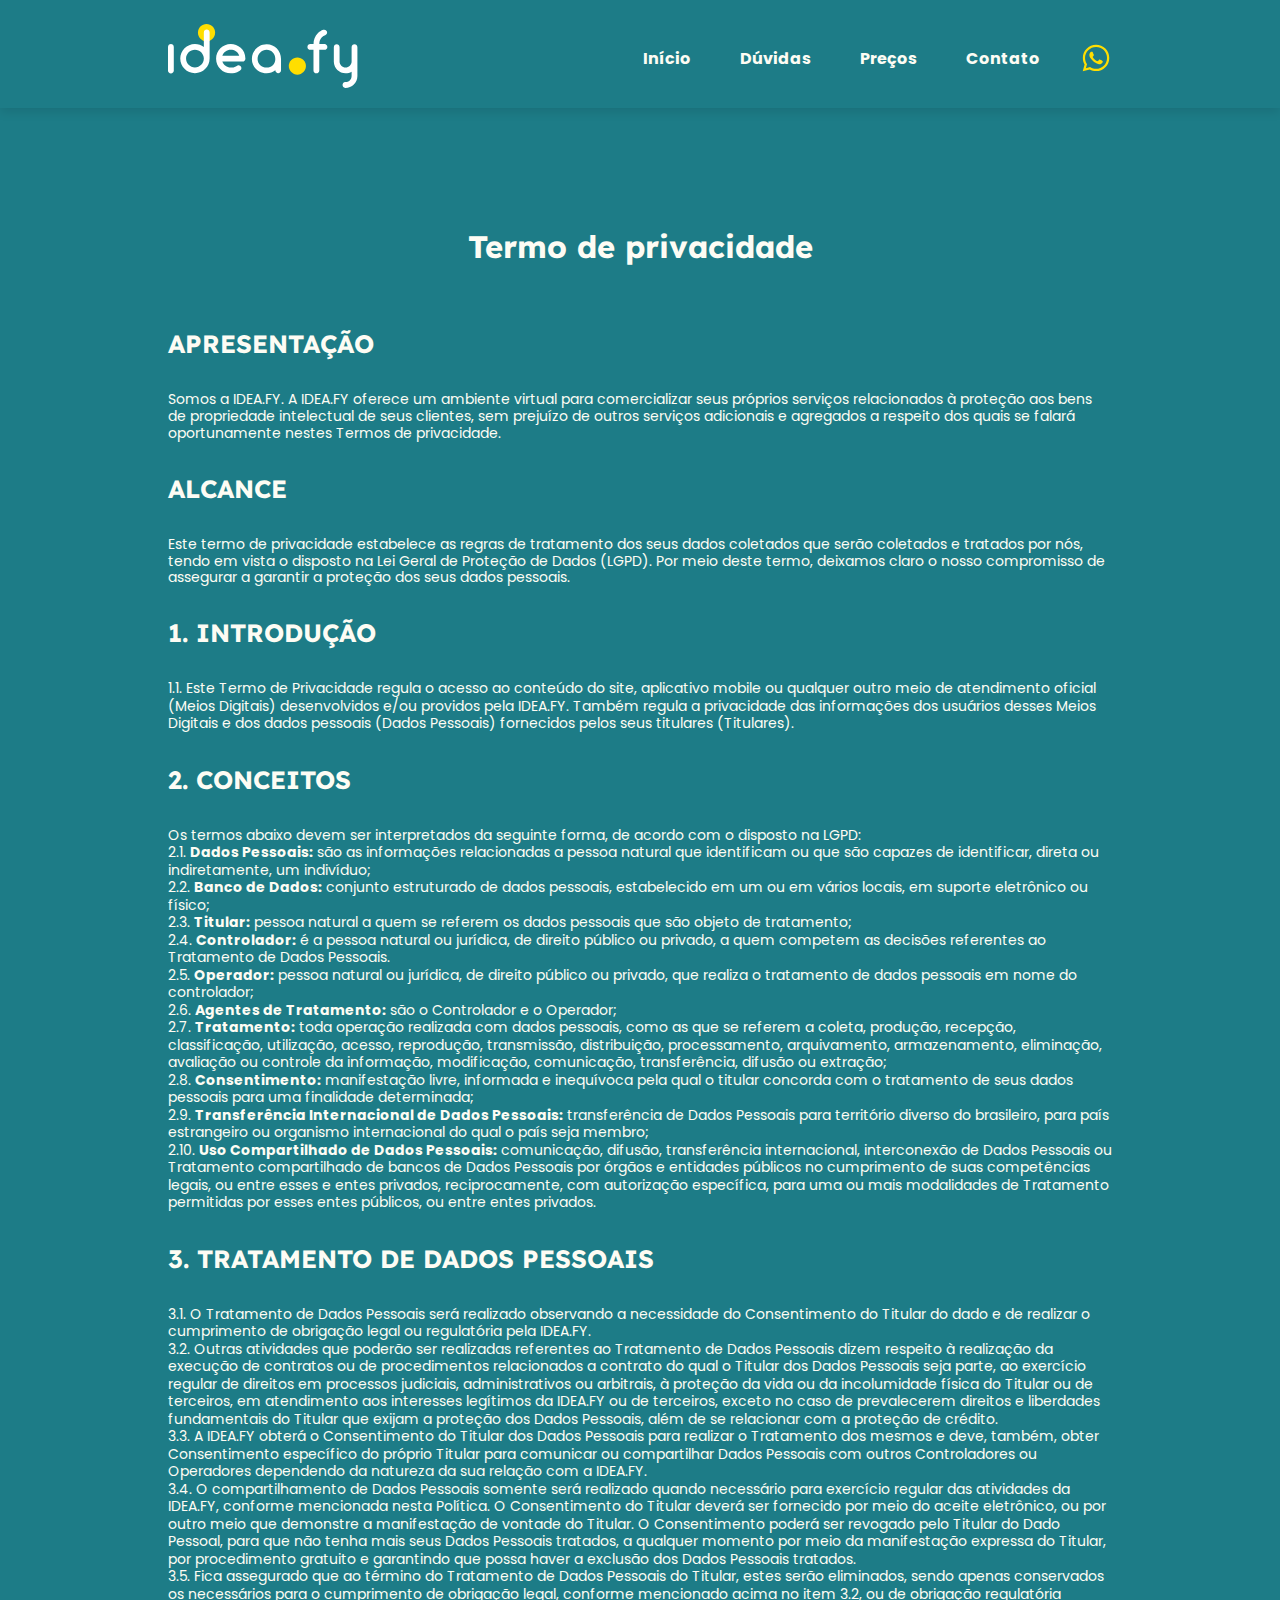
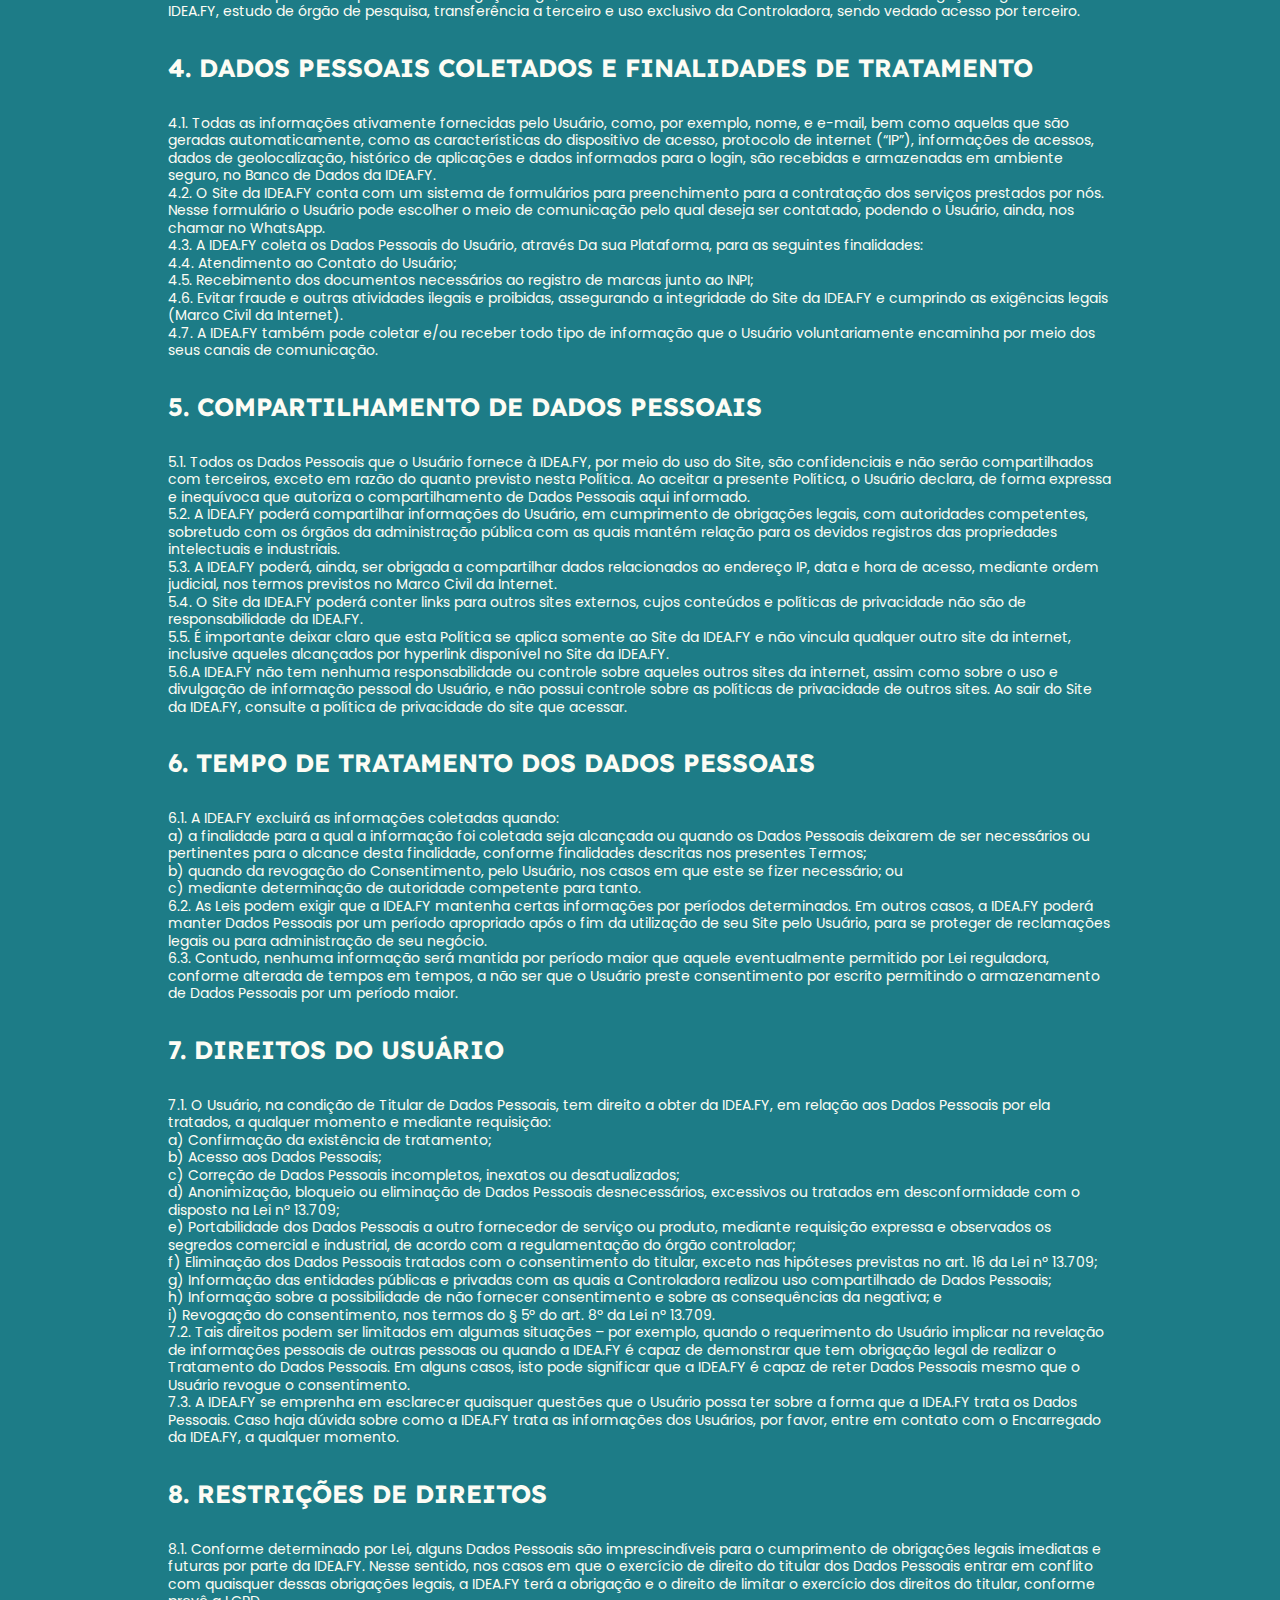
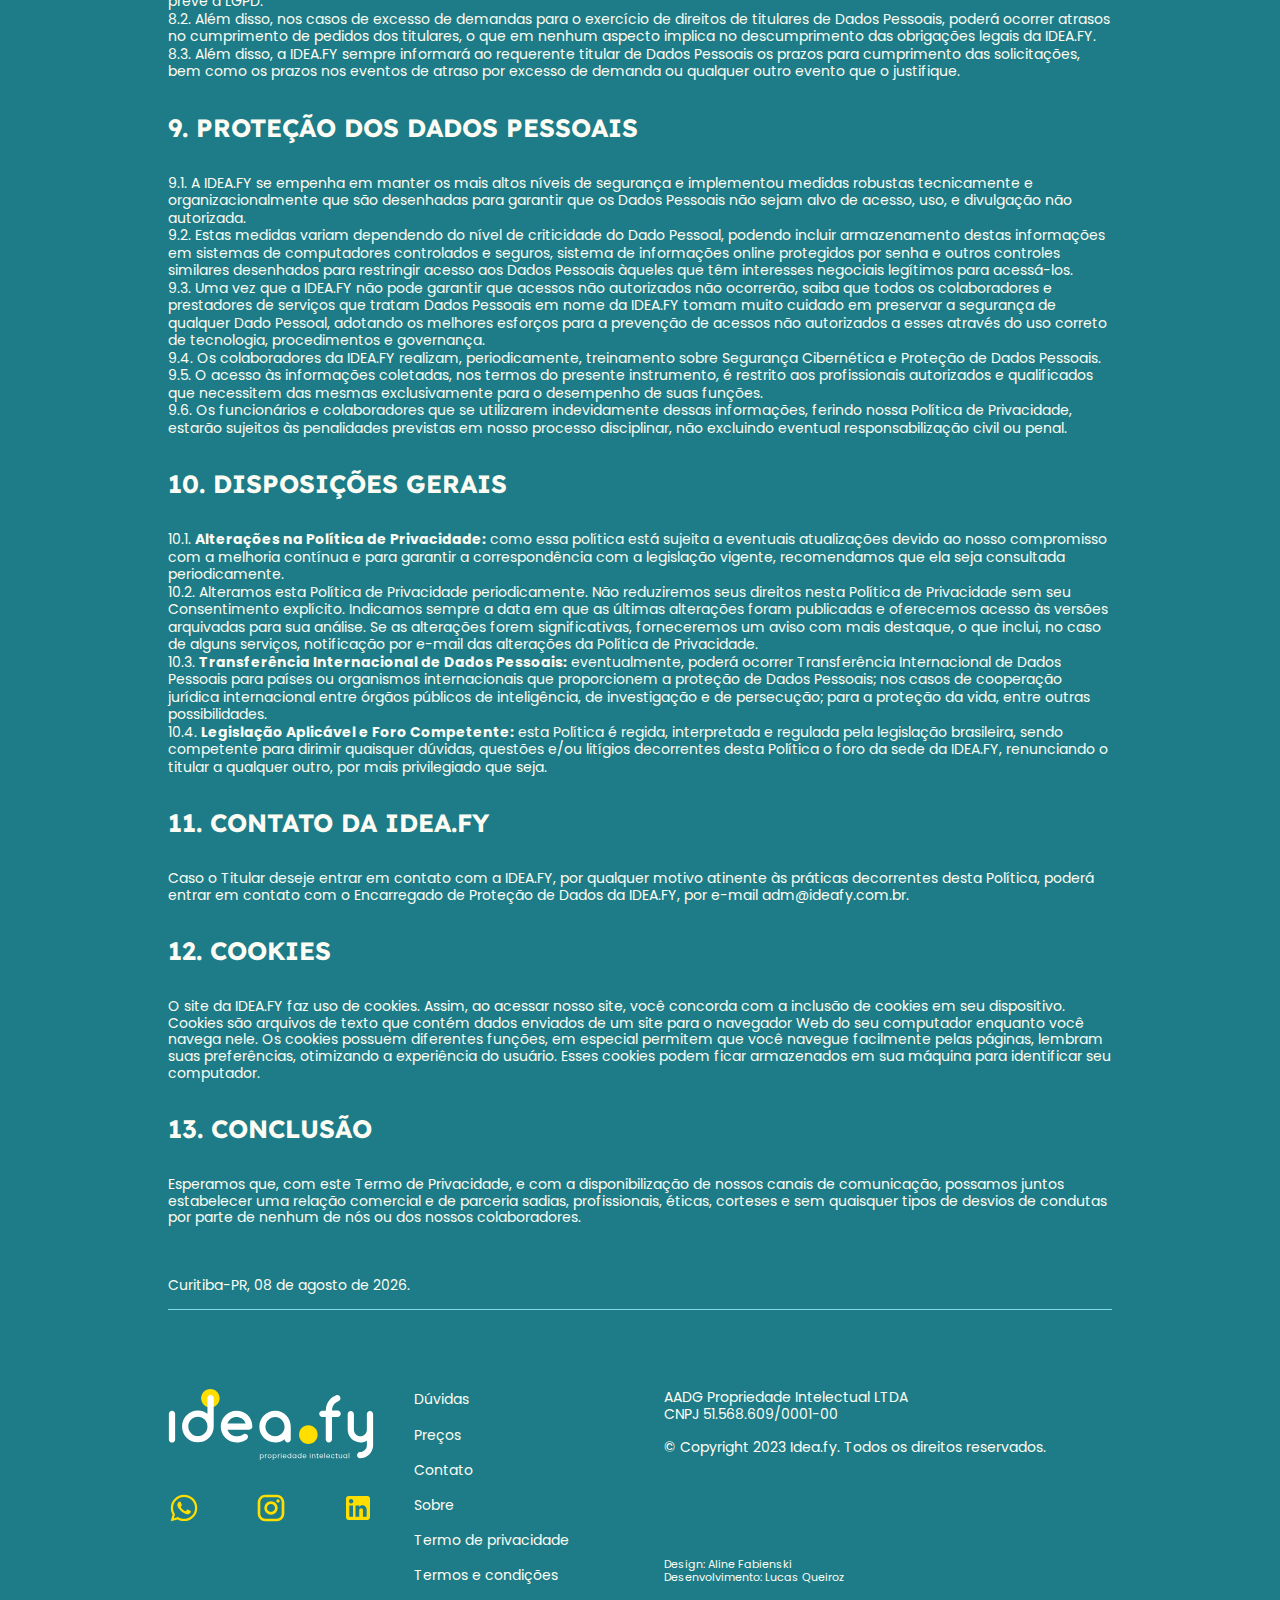
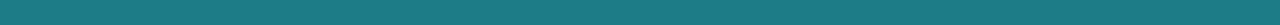
<file: termo-de-privacidade.html>
<!DOCTYPE html>
<html lang="pt-br">
  <head>
    <meta charset="UTF-8" />
    <meta name="viewport" content="width=device-width, initial-scale=1.0" />
    <title>Termo de Privacidade | Idea.fy</title>
    
    <!-- Google Tag Manager -->
    <script defer>
      (function (w, d, s, l, i) {
        w[l] = w[l] || [];
        w[l].push({ "gtm.start": new Date().getTime(), event: "gtm.js" });
        var f = d.getElementsByTagName(s)[0],
          j = d.createElement(s),
          dl = l != "dataLayer" ? "&l=" + l : "";
        j.async = true;
        j.src = "https://www.googletagmanager.com/gtm.js?id=" + i + dl;
        f.parentNode.insertBefore(j, f);
      })(window, document, "script", "dataLayer", "GTM-M5FPSQ6D");
    </script>
    <!-- End Google Tag Manager -->

    <!-- Google tag (gtag.js) -->
    <script
      defer
      async
      src="https://www.googletagmanager.com/gtag/js?id=G-G1YTCS059J"
    ></script>
    <script defer>
      window.dataLayer = window.dataLayer || [];
      function gtag() {
        dataLayer.push(arguments);
      }
      gtag("js", new Date());

      gtag("config", "G-G1YTCS059J");
    </script>

    <!-- Hotjar Tracking Code for https://ideafy.com.br -->
    <script defer>
      (function (h, o, t, j, a, r) {
        h.hj =
          h.hj ||
          function () {
            (h.hj.q = h.hj.q || []).push(arguments);
          };
        h._hjSettings = { hjid: 3672248, hjsv: 6 };
        a = o.getElementsByTagName("head")[0];
        r = o.createElement("script");
        r.async = 1;
        r.src = t + h._hjSettings.hjid + j + h._hjSettings.hjsv;
        a.appendChild(r);
      })(window, document, "https://static.hotjar.com/c/hotjar-", ".js?sv=");
    </script>

    <link rel="stylesheet" href="assets/css/termos.css" />
    <!-- Favicon -->
    <link
      rel="icon"
      href="assets/img/ico/favicon.ico"
      type="image/x-icon"
    />

    <meta name="facebook-domain-verification" content="o2zwjp5bydt4433dlvnq7qu4r2mh5z" />

    <!-- Meta Pixel Code -->
    <script defer>
      !(function (f, b, e, v, n, t, s) {
        if (f.fbq) return;
        n = f.fbq = function () {
          n.callMethod
            ? n.callMethod.apply(n, arguments)
            : n.queue.push(arguments);
        };
        if (!f._fbq) f._fbq = n;
        n.push = n;
        n.loaded = !0;
        n.version = "2.0";
        n.queue = [];
        t = b.createElement(e);
        t.async = !0;
        t.src = v;
        s = b.getElementsByTagName(e)[0];
        s.parentNode.insertBefore(t, s);
      })(
        window,
        document,
        "script",
        "https://connect.facebook.net/en_US/fbevents.js"
      );
      fbq("init", "1478466449644318");
      fbq("track", "PageView");
    </script>
    <noscript
      ><img
        height="1"
        width="1"
        style="display: none"
        src="https://www.facebook.com/tr?id=1478466449644318&ev=PageView&noscript=1"
    /></noscript>
    <!-- End Meta Pixel Code -->
  </head>
  <body>
    <!-- Google Tag Manager (noscript) -->
    <noscript
      ><iframe
        src="https://www.googletagmanager.com/ns.html?id=GTM-M5FPSQ6D"
        height="0"
        width="0"
        style="display: none; visibility: hidden"
      ></iframe
    ></noscript>
    <!-- End Google Tag Manager (noscript) -->

    <div id="overlay"></div>

    <header class="navbar">
      <div class="navbar__container">
        <a href="index">
          <img
            class="navbar__logo"
            src="assets/img/svg/logo.svg"
            alt="Logo do Idea.fy que serve como link para a home"
        /></a>

        <button class="navbar__mobile-menu link">
          <span class="link__texto">Menu</span>
        </button>

        <nav class="navbar__nav">
          <ul>
            <li class="navbar__item">
              <a class="navbar__link" href="index"
                ><span class="navbar__link-texto">Início</span></a
              >
            </li>
            <li class="navbar__item">
              <a class="navbar__link" href="duvidas"
                ><span class="navbar__link-texto">Dúvidas</span></a
              >
            </li>
            <li class="navbar__item">
              <a class="navbar__link" href="precos"
                ><span class="navbar__link-texto">Preços</span></a
              >
            </li>
            <li class="navbar__item">
              <a class="navbar__link" href="contato"
                ><span class="navbar__link-texto">Contato</span></a
              >
            </li>
            <li class="navbar__item">
              <a
                aria-label="Link para o whatsapp do Idea.fy"
                class="navbar__botao-whatsapp"
                href="https://wa.me/5511911462020"
                ><svg
                  class="navbar__botao-svg social-link"
                  xmlns="http://www.w3.org/2000/svg"
                  width="32"
                  height="32"
                  viewBox="0 0 32 32"
                  fill="none"
                >
                  <path
                    d="M25.3999 6.54658C24.1775 5.31182 22.7215 4.33281 21.1168 3.66665C19.5121 3.0005 17.7908 2.66053 16.0533 2.66658C8.77328 2.66658 2.83994 8.59992 2.83994 15.8799C2.83994 18.2132 3.45328 20.4799 4.59994 22.4799L2.73328 29.3333L9.73328 27.4933C11.6666 28.5466 13.8399 29.1066 16.0533 29.1066C23.3333 29.1066 29.2666 23.1733 29.2666 15.8932C29.2666 12.3599 27.8933 9.03992 25.3999 6.54658ZM16.0533 26.8666C14.0799 26.8666 12.1466 26.3333 10.4533 25.3333L10.0533 25.0933L5.89328 26.1866L6.99994 22.1333L6.73328 21.7199C5.63694 19.9692 5.0548 17.9456 5.05328 15.8799C5.05328 9.82658 9.98661 4.89325 16.0399 4.89325C18.9733 4.89325 21.7333 6.03992 23.7999 8.11992C24.8233 9.13854 25.6342 10.3501 26.1858 11.6845C26.7374 13.0188 27.0187 14.4494 27.0133 15.8932C27.0399 21.9466 22.1066 26.8666 16.0533 26.8666ZM22.0799 18.6532C21.7466 18.4932 20.1199 17.6933 19.8266 17.5732C19.5199 17.4666 19.3066 17.4132 19.0799 17.7332C18.8533 18.0666 18.2266 18.8132 18.0399 19.0266C17.8533 19.2533 17.6533 19.2799 17.3199 19.1066C16.9866 18.9466 15.9199 18.5866 14.6666 17.4666C13.6799 16.5866 13.0266 15.5066 12.8266 15.1733C12.6399 14.8399 12.7999 14.6666 12.9733 14.4932C13.1199 14.3466 13.3066 14.1066 13.4666 13.9199C13.6266 13.7332 13.6933 13.5866 13.7999 13.3732C13.9066 13.1466 13.8533 12.9599 13.7733 12.7999C13.6933 12.6399 13.0266 11.0133 12.7599 10.3466C12.4933 9.70658 12.2133 9.78658 12.0133 9.77325H11.3733C11.1466 9.77325 10.7999 9.85325 10.4933 10.1866C10.1999 10.5199 9.34661 11.3199 9.34661 12.9466C9.34661 14.5733 10.5333 16.1466 10.6933 16.3599C10.8533 16.5866 13.0266 19.9199 16.3333 21.3466C17.1199 21.6933 17.7333 21.8933 18.2133 22.0399C18.9999 22.2933 19.7199 22.2532 20.2933 22.1732C20.9333 22.0799 22.2533 21.3732 22.5199 20.5999C22.7999 19.8266 22.7999 19.1733 22.7066 19.0266C22.6133 18.8799 22.4133 18.8132 22.0799 18.6532Z"
                  /></svg
              ></a>
            </li>
          </ul>
        </nav>
      </div>
    </header>

    <main class="termos">
      <h1 class="termos__titulo">Termo de privacidade</h1>

      <div class="termos__secao">
        <h2 class="termos__subtitulo">APRESENTAÇÃO</h2>
        <p class="termos__paragrafo">
          Somos a IDEA.FY. A IDEA.FY oferece um ambiente virtual para
          comercializar seus próprios serviços relacionados à proteção aos bens
          de propriedade intelectual de seus clientes, sem prejuízo de outros
          serviços adicionais e agregados a respeito dos quais se falará
          oportunamente nestes Termos de privacidade.
        </p>
      </div>

      <div class="termos__secao">
        <h2 class="termos__subtitulo">ALCANCE</h2>
        <p class="termos__paragrafo">
          Este termo de privacidade estabelece as regras de tratamento dos seus
          dados coletados que serão coletados e tratados por nós, tendo em vista
          o disposto na Lei Geral de Proteção de Dados (LGPD). Por meio deste
          termo, deixamos claro o nosso compromisso de assegurar a garantir a
          proteção dos seus dados pessoais.
        </p>
      </div>

      <div class="termos__secao">
        <h2 class="termos__subtitulo">1. INTRODUÇÃO</h2>
        <ol class="termos__lista">
          <li class="termos__item">
            1.1. Este Termo de Privacidade regula o acesso ao conteúdo do site,
            aplicativo mobile ou qualquer outro meio de atendimento oficial
            (Meios Digitais) desenvolvidos e/ou providos pela IDEA.FY. Também
            regula a privacidade das informações dos usuários desses Meios
            Digitais e dos dados pessoais (Dados Pessoais) fornecidos pelos seus
            titulares (Titulares).
          </li>
        </ol>
      </div>

      <div class="termos__secao">
        <h2 class="termos__subtitulo">2. CONCEITOS</h2>
        <ol class="termos__lista">
          <li class="termos__item termos__item--paragrafo">
            Os termos abaixo devem ser interpretados da seguinte forma, de
            acordo com o disposto na LGPD:
          </li>
          <li class="termos__item">
            2.1. <b>Dados Pessoais:</b> são as informações relacionadas a pessoa
            natural que identificam ou que são capazes de identificar, direta ou
            indiretamente, um indivíduo;
          </li>
          <li class="termos__item">
            2.2. <b>Banco de Dados:</b> conjunto estruturado de dados pessoais,
            estabelecido em um ou em vários locais, em suporte eletrônico ou
            físico;
          </li>
          <li class="termos__item">
            2.3. <b>Titular:</b> pessoa natural a quem se referem os dados
            pessoais que são objeto de tratamento;
          </li>
          <li class="termos__item">
            2.4. <b>Controlador:</b> é a pessoa natural ou jurídica, de direito
            público ou privado, a quem competem as decisões referentes ao
            Tratamento de Dados Pessoais.
          </li>
          <li class="termos__item">
            2.5. <b>Operador:</b> pessoa natural ou jurídica, de direito público
            ou privado, que realiza o tratamento de dados pessoais em nome do
            controlador;
          </li>
          <li class="termos__item">
            2.6. <b>Agentes de Tratamento:</b> são o Controlador e o Operador;
          </li>
          <li class="termos__item">
            2.7. <b>Tratamento:</b> toda operação realizada com dados pessoais,
            como as que se referem a coleta, produção, recepção, classificação,
            utilização, acesso, reprodução, transmissão, distribuição,
            processamento, arquivamento, armazenamento, eliminação, avaliação ou
            controle da informação, modificação, comunicação, transferência,
            difusão ou extração;
          </li>
          <li class="termos__item">
            2.8. <b>Consentimento:</b> manifestação livre, informada e
            inequívoca pela qual o titular concorda com o tratamento de seus
            dados pessoais para uma finalidade determinada;
          </li>
          <li class="termos__item">
            2.9.
            <b>Transferência Internacional de Dados Pessoais:</b> transferência
            de Dados Pessoais para território diverso do brasileiro, para país
            estrangeiro ou organismo internacional do qual o país seja membro;
          </li>
          <li class="termos__item">
            2.10. <b>Uso Compartilhado de Dados Pessoais:</b> comunicação,
            difusão, transferência internacional, interconexão de Dados Pessoais
            ou Tratamento compartilhado de bancos de Dados Pessoais por órgãos e
            entidades públicos no cumprimento de suas competências legais, ou
            entre esses e entes privados, reciprocamente, com autorização
            específica, para uma ou mais modalidades de Tratamento permitidas
            por esses entes públicos, ou entre entes privados.
          </li>
        </ol>
      </div>
      <div class="termos__secao">
        <h2 class="termos__subtitulo">3. TRATAMENTO DE DADOS PESSOAIS</h2>
        <ol class="termos__lista">
          <li class="termos__item">
            3.1. O Tratamento de Dados Pessoais será realizado observando a
            necessidade do Consentimento do Titular do dado e de realizar o
            cumprimento de obrigação legal ou regulatória pela IDEA.FY.
          </li>
          <li class="termos__item">
            3.2. Outras atividades que poderão ser realizadas referentes ao
            Tratamento de Dados Pessoais dizem respeito à realização da execução
            de contratos ou de procedimentos relacionados a contrato do qual o
            Titular dos Dados Pessoais seja parte, ao exercício regular de
            direitos em processos judiciais, administrativos ou arbitrais, à
            proteção da vida ou da incolumidade física do Titular ou de
            terceiros, em atendimento aos interesses legítimos da IDEA.FY ou de
            terceiros, exceto no caso de prevalecerem direitos e liberdades
            fundamentais do Titular que exijam a proteção dos Dados Pessoais,
            além de se relacionar com a proteção de crédito.
          </li>
          <li class="termos__item">
            3.3. A IDEA.FY obterá o Consentimento do Titular dos Dados Pessoais
            para realizar o Tratamento dos mesmos e deve, também, obter
            Consentimento específico do próprio Titular para comunicar ou
            compartilhar Dados Pessoais com outros Controladores ou Operadores
            dependendo da natureza da sua relação com a IDEA.FY.
          </li>
          <li class="termos__item">
            3.4. O compartilhamento de Dados Pessoais somente será realizado
            quando necessário para exercício regular das atividades da IDEA.FY,
            conforme mencionada nesta Política. O Consentimento do Titular
            deverá ser fornecido por meio do aceite eletrônico, ou por outro
            meio que demonstre a manifestação de vontade do Titular. O
            Consentimento poderá ser revogado pelo Titular do Dado Pessoal, para
            que não tenha mais seus Dados Pessoais tratados, a qualquer momento
            por meio da manifestação expressa do Titular, por procedimento
            gratuito e garantindo que possa haver a exclusão dos Dados Pessoais
            tratados.
          </li>
          <li class="termos__item">
            3.5. Fica assegurado que ao término do Tratamento de Dados Pessoais
            do Titular, estes serão eliminados, sendo apenas conservados os
            necessários para o cumprimento de obrigação legal, conforme
            mencionado acima no item 3.2, ou de obrigação regulatória IDEA.FY,
            estudo de órgão de pesquisa, transferência a terceiro e uso
            exclusivo da Controladora, sendo vedado acesso por terceiro.
          </li>
        </ol>
      </div>
      <div class="termos__secao">
        <h2 class="termos__subtitulo">
          4. DADOS PESSOAIS COLETADOS E FINALIDADES DE TRATAMENTO
        </h2>
        <ol class="termos__lista">
          <li class="termos__item">
            4.1. Todas as informações ativamente fornecidas pelo Usuário, como,
            por exemplo, nome, e e-mail, bem como aquelas que são geradas
            automaticamente, como as características do dispositivo de acesso,
            protocolo de internet (“IP”), informações de acessos, dados de
            geolocalização, histórico de aplicações e dados informados para o
            login, são recebidas e armazenadas em ambiente seguro, no Banco de
            Dados da IDEA.FY.
          </li>
          <li class="termos__item">
            4.2. O Site da IDEA.FY conta com um sistema de formulários para
            preenchimento para a contratação dos serviços prestados por nós.
            Nesse formulário o Usuário pode escolher o meio de comunicação pelo
            qual deseja ser contatado, podendo o Usuário, ainda, nos chamar no
            WhatsApp.
          </li>
          <li class="termos__item">
            4.3. A IDEA.FY coleta os Dados Pessoais do Usuário, através Da sua
            Plataforma, para as seguintes finalidades:
          </li>
          <li class="termos__item">4.4. Atendimento ao Contato do Usuário;</li>
          <li class="termos__item">
            4.5. Recebimento dos documentos necessários ao registro de marcas
            junto ao INPI;
          </li>
          <li class="termos__item">
            4.6. Evitar fraude e outras atividades ilegais e proibidas,
            assegurando a integridade do Site da IDEA.FY e cumprindo as
            exigências legais (Marco Civil da Internet).
          </li>
          <li class="termos__item">
            4.7. A IDEA.FY também pode coletar e/ou receber todo tipo de
            informação que o Usuário voluntariamente encaminha por meio dos seus
            canais de comunicação.
          </li>
        </ol>
      </div>
      <div class="termos__secao">
        <h2 class="termos__subtitulo">5. COMPARTILHAMENTO DE DADOS PESSOAIS</h2>
        <ol class="termos__lista">
          <li class="termos__item">
            5.1. Todos os Dados Pessoais que o Usuário fornece à IDEA.FY, por
            meio do uso do Site, são confidenciais e não serão compartilhados
            com terceiros, exceto em razão do quanto previsto nesta Política. Ao
            aceitar a presente Política, o Usuário declara, de forma expressa e
            inequívoca que autoriza o compartilhamento de Dados Pessoais aqui
            informado.
          </li>
          <li class="termos__item">
            5.2. A IDEA.FY poderá compartilhar informações do Usuário, em
            cumprimento de obrigações legais, com autoridades competentes,
            sobretudo com os órgãos da administração pública com as quais mantém
            relação para os devidos registros das propriedades intelectuais e
            industriais.
          </li>
          <li class="termos__item">
            5.3. A IDEA.FY poderá, ainda, ser obrigada a compartilhar dados
            relacionados ao endereço IP, data e hora de acesso, mediante ordem
            judicial, nos termos previstos no Marco Civil da Internet.
          </li>
          <li class="termos__item">
            5.4. O Site da IDEA.FY poderá conter links para outros sites
            externos, cujos conteúdos e políticas de privacidade não são de
            responsabilidade da IDEA.FY.
          </li>
          <li class="termos__item">
            5.5. É importante deixar claro que esta Política se aplica somente
            ao Site da IDEA.FY e não vincula qualquer outro site da internet,
            inclusive aqueles alcançados por hyperlink disponível no Site da
            IDEA.FY.
          </li>
          <li class="termos__item">
            5.6.A IDEA.FY não tem nenhuma responsabilidade ou controle sobre
            aqueles outros sites da internet, assim como sobre o uso e
            divulgação de informação pessoal do Usuário, e não possui controle
            sobre as políticas de privacidade de outros sites. Ao sair do Site
            da IDEA.FY, consulte a política de privacidade do site que acessar.
          </li>
        </ol>
      </div>
      <div class="termos__secao">
        <h2 class="termos__subtitulo">
          6. TEMPO DE TRATAMENTO DOS DADOS PESSOAIS
        </h2>
        <ol class="termos__lista">
          <li class="termos__item">
            6.1. A IDEA.FY excluirá as informações coletadas quando:
          </li>
          <li class="termos__item">
            a) a finalidade para a qual a informação foi coletada seja alcançada
            ou quando os Dados Pessoais deixarem de ser necessários ou
            pertinentes para o alcance desta finalidade, conforme finalidades
            descritas nos presentes Termos;
          </li>
          <li class="termos__item">
            b) quando da revogação do Consentimento, pelo Usuário, nos casos em
            que este se fizer necessário; ou
          </li>
          <li class="termos__item">
            c) mediante determinação de autoridade competente para tanto.
          </li>
          <li class="termos__item">
            6.2. As Leis podem exigir que a IDEA.FY mantenha certas informações
            por períodos determinados. Em outros casos, a IDEA.FY poderá manter
            Dados Pessoais por um período apropriado após o fim da utilização de
            seu Site pelo Usuário, para se proteger de reclamações legais ou
            para administração de seu negócio.
          </li>
          <li class="termos__item">
            6.3. Contudo, nenhuma informação será mantida por período maior que
            aquele eventualmente permitido por Lei reguladora, conforme alterada
            de tempos em tempos, a não ser que o Usuário preste consentimento
            por escrito permitindo o armazenamento de Dados Pessoais por um
            período maior.
          </li>
        </ol>
      </div>
      <div class="termos__secao">
        <h2 class="termos__subtitulo">7. DIREITOS DO USUÁRIO</h2>
        <ol class="termos__lista">
          <li class="termos__item">
            7.1. O Usuário, na condição de Titular de Dados Pessoais, tem
            direito a obter da IDEA.FY, em relação aos Dados Pessoais por ela
            tratados, a qualquer momento e mediante requisição:
          </li>
          <li class="termos__item">
            a) Confirmação da existência de tratamento;
          </li>
          <li class="termos__item">b) Acesso aos Dados Pessoais;</li>
          <li class="termos__item">
            c) Correção de Dados Pessoais incompletos, inexatos ou
            desatualizados;
          </li>
          <li class="termos__item">
            d) Anonimização, bloqueio ou eliminação de Dados Pessoais
            desnecessários, excessivos ou tratados em desconformidade com o
            disposto na Lei nº 13.709;
          </li>
          <li class="termos__item">
            e) Portabilidade dos Dados Pessoais a outro fornecedor de serviço ou
            produto, mediante requisição expressa e observados os segredos
            comercial e industrial, de acordo com a regulamentação do órgão
            controlador;
          </li>
          <li class="termos__item">
            f) Eliminação dos Dados Pessoais tratados com o consentimento do
            titular, exceto nas hipóteses previstas no art. 16 da Lei nº 13.709;
          </li>
          <li class="termos__item">
            g) Informação das entidades públicas e privadas com as quais a
            Controladora realizou uso compartilhado de Dados Pessoais;
          </li>
          <li class="termos__item">
            h) Informação sobre a possibilidade de não fornecer consentimento e
            sobre as consequências da negativa; e
          </li>
          <li class="termos__item">
            i) Revogação do consentimento, nos termos do § 5º do art. 8º da Lei
            nº 13.709.
          </li>
          <li class="termos__item">
            7.2. Tais direitos podem ser limitados em algumas situações – por
            exemplo, quando o requerimento do Usuário implicar na revelação de
            informações pessoais de outras pessoas ou quando a IDEA.FY é capaz
            de demonstrar que tem obrigação legal de realizar o Tratamento do
            Dados Pessoais. Em alguns casos, isto pode significar que a IDEA.FY
            é capaz de reter Dados Pessoais mesmo que o Usuário revogue o
            consentimento.
          </li>
          <li class="termos__item">
            7.3. A IDEA.FY se emprenha em esclarecer quaisquer questões que o
            Usuário possa ter sobre a forma que a IDEA.FY trata os Dados
            Pessoais. Caso haja dúvida sobre como a IDEA.FY trata as informações
            dos Usuários, por favor, entre em contato com o Encarregado da
            IDEA.FY, a qualquer momento.
          </li>
        </ol>
      </div>
      <div class="termos__secao">
        <h2 class="termos__subtitulo">8. RESTRIÇÕES DE DIREITOS</h2>
        <ol class="termos__lista">
          <li class="termos__item">
            8.1. Conforme determinado por Lei, alguns Dados Pessoais são
            imprescindíveis para o cumprimento de obrigações legais imediatas e
            futuras por parte da IDEA.FY. Nesse sentido, nos casos em que o
            exercício de direito do titular dos Dados Pessoais entrar em
            conflito com quaisquer dessas obrigações legais, a IDEA.FY terá a
            obrigação e o direito de limitar o exercício dos direitos do
            titular, conforme prevê a LGPD.
          </li>
          <li class="termos__item">
            8.2. Além disso, nos casos de excesso de demandas para o exercício
            de direitos de titulares de Dados Pessoais, poderá ocorrer atrasos
            no cumprimento de pedidos dos titulares, o que em nenhum aspecto
            implica no descumprimento das obrigações legais da IDEA.FY.
          </li>
          <li class="termos__item">
            8.3. Além disso, a IDEA.FY sempre informará ao requerente titular de
            Dados Pessoais os prazos para cumprimento das solicitações, bem como
            os prazos nos eventos de atraso por excesso de demanda ou qualquer
            outro evento que o justifique.
          </li>
        </ol>
      </div>
      <div class="termos__secao">
        <h2 class="termos__subtitulo">9. PROTEÇÃO DOS DADOS PESSOAIS</h2>
        <ol class="termos__lista">
          <li class="termos__item">
            9.1. A IDEA.FY se empenha em manter os mais altos níveis de
            segurança e implementou medidas robustas tecnicamente e
            organizacionalmente que são desenhadas para garantir que os Dados
            Pessoais não sejam alvo de acesso, uso, e divulgação não autorizada.
          </li>
          <li class="termos__item">
            9.2. Estas medidas variam dependendo do nível de criticidade do Dado
            Pessoal, podendo incluir armazenamento destas informações em
            sistemas de computadores controlados e seguros, sistema de
            informações online protegidos por senha e outros controles similares
            desenhados para restringir acesso aos Dados Pessoais àqueles que têm
            interesses negociais legítimos para acessá-los.
          </li>
          <li class="termos__item">
            9.3. Uma vez que a IDEA.FY não pode garantir que acessos não
            autorizados não ocorrerão, saiba que todos os colaboradores e
            prestadores de serviços que tratam Dados Pessoais em nome da IDEA.FY
            tomam muito cuidado em preservar a segurança de qualquer Dado
            Pessoal, adotando os melhores esforços para a prevenção de acessos
            não autorizados a esses através do uso correto de tecnologia,
            procedimentos e governança.
          </li>
          <li class="termos__item">
            9.4. Os colaboradores da IDEA.FY realizam, periodicamente,
            treinamento sobre Segurança Cibernética e Proteção de Dados
            Pessoais.
          </li>
          <li class="termos__item">
            9.5. O acesso às informações coletadas, nos termos do presente
            instrumento, é restrito aos profissionais autorizados e qualificados
            que necessitem das mesmas exclusivamente para o desempenho de suas
            funções.
          </li>
          <li class="termos__item">
            9.6. Os funcionários e colaboradores que se utilizarem indevidamente
            dessas informações, ferindo nossa Política de Privacidade, estarão
            sujeitos às penalidades previstas em nosso processo disciplinar, não
            excluindo eventual responsabilização civil ou penal.
          </li>
        </ol>
      </div>
      <div class="termos__secao">
        <h2 class="termos__subtitulo">10. DISPOSIÇÕES GERAIS</h2>
        <ol class="termos__lista">
          <li class="termos__item">
            10.1. <b>Alterações na Política de Privacidade:</b> como essa
            política está sujeita a eventuais atualizações devido ao nosso
            compromisso com a melhoria contínua e para garantir a
            correspondência com a legislação vigente, recomendamos que ela seja
            consultada periodicamente.
          </li>
          <li class="termos__item">
            10.2. Alteramos esta Política de Privacidade periodicamente. Não
            reduziremos seus direitos nesta Política de Privacidade sem seu
            Consentimento explícito. Indicamos sempre a data em que as últimas
            alterações foram publicadas e oferecemos acesso às versões
            arquivadas para sua análise. Se as alterações forem significativas,
            forneceremos um aviso com mais destaque, o que inclui, no caso de
            alguns serviços, notificação por e-mail das alterações da Política
            de Privacidade.
          </li>
          <li class="termos__item">
            10.3.
            <b>Transferência Internacional de Dados Pessoais:</b> eventualmente,
            poderá ocorrer Transferência Internacional de Dados Pessoais para
            países ou organismos internacionais que proporcionem a proteção de
            Dados Pessoais; nos casos de cooperação jurídica internacional entre
            órgãos públicos de inteligência, de investigação e de persecução;
            para a proteção da vida, entre outras possibilidades.
          </li>
          <li class="termos__item">
            10.4. <b>Legislação Aplicável e Foro Competente:</b> esta Política é
            regida, interpretada e regulada pela legislação brasileira, sendo
            competente para dirimir quaisquer dúvidas, questões e/ou litígios
            decorrentes desta Política o foro da sede da IDEA.FY, renunciando o
            titular a qualquer outro, por mais privilegiado que seja.
          </li>
        </ol>
      </div>
      <div class="termos__secao">
        <h2 class="termos__subtitulo">11. CONTATO DA IDEA.FY</h2>
        <p class="termos__paragrafo">
          Caso o Titular deseje entrar em contato com a IDEA.FY, por qualquer
          motivo atinente às práticas decorrentes desta Política, poderá entrar
          em contato com o Encarregado de Proteção de Dados da IDEA.FY, por
          e-mail adm@ideafy.com.br.
        </p>
      </div>
      <div class="termos__secao">
        <h2 class="termos__subtitulo">12. COOKIES</h2>
        <p class="termos__paragrafo">
          O site da IDEA.FY faz uso de cookies. Assim, ao acessar nosso site,
          você concorda com a inclusão de cookies em seu dispositivo. Cookies
          são arquivos de texto que contém dados enviados de um site para o
          navegador Web do seu computador enquanto você navega nele. Os cookies
          possuem diferentes funções, em especial permitem que você navegue
          facilmente pelas páginas, lembram suas preferências, otimizando a
          experiência do usuário. Esses cookies podem ficar armazenados em sua
          máquina para identificar seu computador.
        </p>
      </div>
      <div class="termos__secao">
        <h2 class="termos__subtitulo">13. CONCLUSÃO</h2>
        <p class="termos__paragrafo">
          Esperamos que, com este Termo de Privacidade, e com a disponibilização
          de nossos canais de comunicação, possamos juntos estabelecer uma
          relação comercial e de parceria sadias, profissionais, éticas,
          corteses e sem quaisquer tipos de desvios de condutas por parte de
          nenhum de nós ou dos nossos colaboradores.
          <br />
          <br />
          <br />
          <br />
          Curitiba-PR, 08 de agosto de
          <span class="footer__copyright-ano">2023</span>.
        </p>
      </div>

      <div class="notificacao-cookies">
        <div class="notificacao-cookies__container">
          <p class="notificacao-cookies__mensagem">
            Nosso site usa cookies para melhorar a navegação.
          </p>
          <a href="termo-de-privacidade" class="notificacao-cookies__link"
            >Termo de Privacidade</a
          >
        </div>

        <div class="notificacao-cookies__preferencias" style="display: none">
          <!-- Inicialmente oculta -->
          <p class="notificacao-cookies__preferencias-texto">
            Nós usamos cookies para melhorar a funcionalidade do site, para
            oferecer uma melhor experiência. Usando esse site, você concorda com
            o uso de cookies. Encontre mais informações sobre o uso de cookies
            nesse site no nosso
            <a href="termo-de-privacidade" class="notificacao-cookies__link"
              >Termo de Privacidade</a
            >. Você pode ajustar as configurações abaixo.
          </p>
          <div class="notificacao-cookies__opcoes">
            <div class="notificacao-cookies__opcao-container">
              <label
                class="notificacao-cookies__opcao notificacao-cookies__opcao--essencial"
              >
                <input
                  type="checkbox"
                  id="cookieEssencial"
                  name="cookieEssencial"
                  checked
                  disabled
                />
                <span
                  class="notificacao-cookies__slider notificacao-cookies__slider--redondo"
                ></span>
              </label>
              <label class="notificacao-cookies__label" for="cookieEssencial"
                >Cookies essenciais</label
              >
            </div>

            <div class="notificacao-cookies__opcao-container">
              <label
                class="notificacao-cookies__opcao notificacao-cookies__opcao--estatistica"
              >
                <input
                  type="checkbox"
                  id="cookieEstatistica"
                  name="cookieEstatistica"
                  checked
                />
                <span
                  class="notificacao-cookies__slider notificacao-cookies__slider--redondo"
                ></span>
              </label>
              <label class="notificacao-cookies__label" for="cookieEstatistica"
                >Cookies de estatística</label
              >
            </div>

            <div class="notificacao-cookies__opcao-container">
              <label
                class="notificacao-cookies__opcao notificacao-cookies__opcao--marketing"
              >
                <input
                  type="checkbox"
                  id="cookieMarketing"
                  name="cookieMarketing"
                  checked
                />
                <span
                  class="notificacao-cookies__slider notificacao-cookies__slider--redondo"
                ></span>
              </label>
              <label class="notificacao-cookies__label" for="cookieMarketing"
                >Cookies de marketing</label
              >
            </div>
          </div>
        </div>

        <div class="notificacao-cookies__botoes">
          <button
            class="notificacao-cookies__botao notificacao-cookies__botao--preferencias"
          >
            Preferências
          </button>
          <button
            class="notificacao-cookies__botao notificacao-cookies__botao--aceitar botao"
          >
            Aceitar todos
          </button>
        </div>
      </div>
    </main>

    <footer class="footer">
      <div class="footer__container">
        <div class="footer__logo-links">
          <img
            src="assets/img/svg/logofooter.svg"
            alt="Logo do Idea.fy"
            class="footer__logo"
          />

          <div class="footer__social-icons">
            <a
              href="https://wa.me/5511911462020"
              class="footer__social-link"
              aria-label="Link para o whatsapp do Idea.fy"
            >
              <svg
                class="social-link"
                xmlns="http://www.w3.org/2000/svg"
                width="32"
                height="32"
                viewBox="0 0 32 32"
                fill="none"
              >
                <path
                  d="M25.4001 6.54658C24.1777 5.31182 22.7216 4.33281 21.1169 3.66665C19.5122 3.0005 17.7909 2.66053 16.0534 2.66658C8.7734 2.66658 2.84007 8.59992 2.84007 15.8799C2.84007 18.2132 3.4534 20.4799 4.60007 22.4799L2.7334 29.3333L9.7334 27.4933C11.6667 28.5466 13.8401 29.1066 16.0534 29.1066C23.3334 29.1066 29.2667 23.1733 29.2667 15.8932C29.2667 12.3599 27.8934 9.03992 25.4001 6.54658ZM16.0534 26.8666C14.0801 26.8666 12.1467 26.3333 10.4534 25.3333L10.0534 25.0933L5.8934 26.1866L7.00006 22.1333L6.7334 21.7199C5.63706 19.9692 5.05492 17.9456 5.0534 15.8799C5.0534 9.82658 9.98673 4.89325 16.0401 4.89325C18.9734 4.89325 21.7334 6.03992 23.8001 8.11992C24.8234 9.13854 25.6343 10.3501 26.1859 11.6845C26.7375 13.0188 27.0188 14.4494 27.0134 15.8932C27.0401 21.9466 22.1067 26.8666 16.0534 26.8666ZM22.0801 18.6532C21.7467 18.4932 20.1201 17.6933 19.8267 17.5732C19.5201 17.4666 19.3067 17.4132 19.0801 17.7332C18.8534 18.0666 18.2267 18.8132 18.0401 19.0266C17.8534 19.2533 17.6534 19.2799 17.3201 19.1066C16.9867 18.9466 15.9201 18.5866 14.6667 17.4666C13.6801 16.5866 13.0267 15.5066 12.8267 15.1733C12.6401 14.8399 12.8001 14.6666 12.9734 14.4932C13.1201 14.3466 13.3067 14.1066 13.4667 13.9199C13.6267 13.7332 13.6934 13.5866 13.8001 13.3732C13.9067 13.1466 13.8534 12.9599 13.7734 12.7999C13.6934 12.6399 13.0267 11.0133 12.7601 10.3466C12.4934 9.70658 12.2134 9.78658 12.0134 9.77325H11.3734C11.1467 9.77325 10.8001 9.85325 10.4934 10.1866C10.2001 10.5199 9.34673 11.3199 9.34673 12.9466C9.34673 14.5733 10.5334 16.1466 10.6934 16.3599C10.8534 16.5866 13.0267 19.9199 16.3334 21.3466C17.1201 21.6933 17.7334 21.8933 18.2134 22.0399C19.0001 22.2933 19.7201 22.2532 20.2934 22.1732C20.9334 22.0799 22.2534 21.3732 22.5201 20.5999C22.8001 19.8266 22.8001 19.1733 22.7067 19.0266C22.6134 18.8799 22.4134 18.8132 22.0801 18.6532Z"
                />
              </svg>
            </a>
            <a
              href="https://www.instagram.com/ideafy_/"
              class="footer__social-link"
              aria-label="Link para o Instagram do Idea.fy"
            >
              <svg
                class="social-link"
                xmlns="http://www.w3.org/2000/svg"
                width="32"
                height="32"
                viewBox="0 0 32 32"
                fill="none"
              >
                <path
                  d="M10.4001 2.66675H21.6001C25.8667 2.66675 29.3334 6.13341 29.3334 10.4001V21.6001C29.3334 23.6511 28.5187 25.6181 27.0684 27.0684C25.6181 28.5187 23.6511 29.3334 21.6001 29.3334H10.4001C6.13341 29.3334 2.66675 25.8667 2.66675 21.6001V10.4001C2.66675 8.34907 3.48151 6.38207 4.93179 4.93179C6.38207 3.48151 8.34907 2.66675 10.4001 2.66675ZM10.1334 5.33341C8.86037 5.33341 7.63948 5.83913 6.7393 6.7393C5.83913 7.63948 5.33341 8.86037 5.33341 10.1334V21.8667C5.33341 24.5201 7.48008 26.6667 10.1334 26.6667H21.8667C23.1398 26.6667 24.3607 26.161 25.2609 25.2609C26.161 24.3607 26.6667 23.1398 26.6667 21.8667V10.1334C26.6667 7.48008 24.5201 5.33341 21.8667 5.33341H10.1334ZM23.0001 7.33341C23.4421 7.33341 23.866 7.50901 24.1786 7.82157C24.4912 8.13413 24.6667 8.55805 24.6667 9.00008C24.6667 9.44211 24.4912 9.86603 24.1786 10.1786C23.866 10.4912 23.4421 10.6667 23.0001 10.6667C22.5581 10.6667 22.1341 10.4912 21.8216 10.1786C21.509 9.86603 21.3334 9.44211 21.3334 9.00008C21.3334 8.55805 21.509 8.13413 21.8216 7.82157C22.1341 7.50901 22.5581 7.33341 23.0001 7.33341ZM16.0001 9.33341C17.7682 9.33341 19.4639 10.0358 20.7141 11.286C21.9644 12.5363 22.6667 14.232 22.6667 16.0001C22.6667 17.7682 21.9644 19.4639 20.7141 20.7141C19.4639 21.9644 17.7682 22.6667 16.0001 22.6667C14.232 22.6667 12.5363 21.9644 11.286 20.7141C10.0358 19.4639 9.33341 17.7682 9.33341 16.0001C9.33341 14.232 10.0358 12.5363 11.286 11.286C12.5363 10.0358 14.232 9.33341 16.0001 9.33341ZM16.0001 12.0001C14.9392 12.0001 13.9218 12.4215 13.1717 13.1717C12.4215 13.9218 12.0001 14.9392 12.0001 16.0001C12.0001 17.0609 12.4215 18.0784 13.1717 18.8285C13.9218 19.5787 14.9392 20.0001 16.0001 20.0001C17.0609 20.0001 18.0784 19.5787 18.8285 18.8285C19.5787 18.0784 20.0001 17.0609 20.0001 16.0001C20.0001 14.9392 19.5787 13.9218 18.8285 13.1717C18.0784 12.4215 17.0609 12.0001 16.0001 12.0001Z"
                />
              </svg>
            </a>
            <a
              href="https://www.linkedin.com/company/idea-fy"
              class="footer__social-link"
              aria-label="Link para o LinkedIn do Idea.fy"
            >
              <svg
                class="social-link"
                xmlns="http://www.w3.org/2000/svg"
                width="32"
                height="32"
                viewBox="0 0 32 32"
                fill="none"
              >
                <path
                  d="M25.3333 4C26.0406 4 26.7189 4.28095 27.219 4.78105C27.719 5.28115 28 5.95942 28 6.66667V25.3333C28 26.0406 27.719 26.7189 27.219 27.219C26.7189 27.719 26.0406 28 25.3333 28H6.66667C5.95942 28 5.28115 27.719 4.78105 27.219C4.28095 26.7189 4 26.0406 4 25.3333V6.66667C4 5.95942 4.28095 5.28115 4.78105 4.78105C5.28115 4.28095 5.95942 4 6.66667 4H25.3333ZM24.6667 24.6667V17.6C24.6667 16.4472 24.2087 15.3416 23.3936 14.5264C22.5784 13.7113 21.4728 13.2533 20.32 13.2533C19.1867 13.2533 17.8667 13.9467 17.2267 14.9867V13.5067H13.5067V24.6667H17.2267V18.0933C17.2267 17.0667 18.0533 16.2267 19.08 16.2267C19.5751 16.2267 20.0499 16.4233 20.3999 16.7734C20.75 17.1235 20.9467 17.5983 20.9467 18.0933V24.6667H24.6667ZM9.17333 11.4133C9.76742 11.4133 10.3372 11.1773 10.7573 10.7573C11.1773 10.3372 11.4133 9.76742 11.4133 9.17333C11.4133 7.93333 10.4133 6.92 9.17333 6.92C8.57571 6.92 8.00257 7.1574 7.57999 7.57999C7.1574 8.00257 6.92 8.57571 6.92 9.17333C6.92 10.4133 7.93333 11.4133 9.17333 11.4133ZM11.0267 24.6667V13.5067H7.33333V24.6667H11.0267Z"
                />
              </svg>
            </a>
          </div>
        </div>

        <ul class="footer__nav">
          <li class="footer__nav-item">
            <a href="duvidas" class="footer__nav-link">Dúvidas</a>
          </li>
          <li class="footer__nav-item">
            <a href="precos" class="footer__nav-link">Preços</a>
          </li>
          <li class="footer__nav-item">
            <a href="contato" class="footer__nav-link">Contato</a>
          </li>
          <li class="footer__nav-item">
            <a href="sobre" class="footer__nav-link">Sobre</a>
          </li>
          <li class="footer__nav-item">
            <a href="termo-de-privacidade" class="footer__nav-link"
              >Termo de privacidade</a
            >
          </li>
          <li class="footer__nav-item">
            <a href="termos-e-condicoes" class="footer__nav-link"
              >Termos e condições</a
            >
          </li>
        </ul>

        <div class="footer__container-info-creditos">
          <div class="footer__info">
            <p class="footer__company-info">
              AADG Propriedade Intelectual LTDA<br />
              CNPJ 51.568.609/0001-00
            </p>

            <p class="footer__copyright">
              &copy; Copyright
              <span class="footer__copyright-ano">2023</span> Idea.fy. Todos os
              direitos reservados.
            </p>
          </div>
          <div class="footer__creditos">
            <p class="footer__designer">
              Design:
              <a class="footer__designer-link" href="https://alinefab.com.br/"
                >Aline Fabienski</a
              >
            </p>
            <p class="footer__desenvolvedor">
              Desenvolvimento:
              <a
                class="footer__desenvolvedor-link"
                href="https://github.com/Nawsacul"
                >Lucas Queiroz</a
              >
            </p>
          </div>
        </div>
      </div>
    </footer>

    <script defer src="assets/js/cookies.js"></script>
    <script src="assets/js/atualizaAno.js"></script>
    <script defer src="assets/js/navbarMenu.js"></script>
  </body>
</html>
</file>
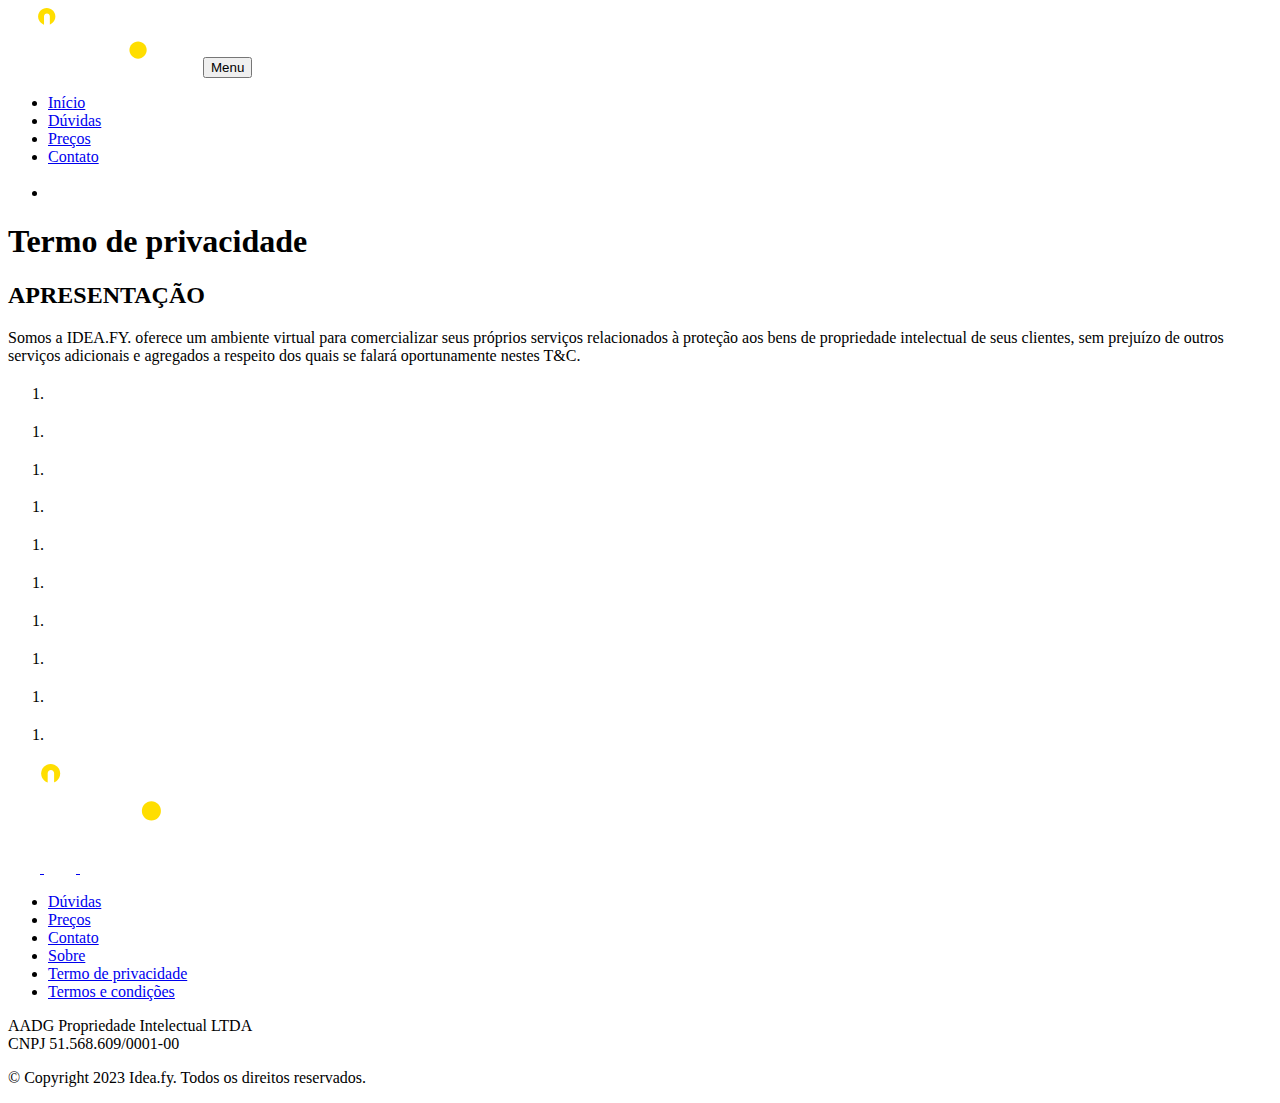
<file: termoDePrivacidade.html>
<!DOCTYPE html>
<html lang="pt-br">
  <head>
    <meta charset="UTF-8" />
    <meta name="viewport" content="width=device-width, initial-scale=1.0" />
    <title>Idea.fy - Termo de Privacidade</title>
  </head>
  <body>
    <div id="overlay"></div>

    <header class="navbar">
      <div class="navbar__container">
        <a href="index.html">
          <img
            class="navbar__logo"
            src="assets/img/svg/logo.svg"
            alt="Logo do Idea.fy que serve como link para a home"
        /></a>

        <button class="navbar__mobile-menu link">
          <span class="link__texto">Menu</span>
        </button>

        <nav class="navbar__nav">
          <ul>
            <li class="navbar__item">
              <a class="navbar__link navbar__link--active" href="index.html"
                ><span class="navbar__link-texto">Início</span></a
              >
            </li>
            <li class="navbar__item">
              <a class="navbar__link" href="duvidas.html"
                ><span class="navbar__link-texto">Dúvidas</span></a
              >
            </li>
            <li class="navbar__item">
              <a class="navbar__link" href="precos.html"
                ><span class="navbar__link-texto">Preços</span></a
              >
            </li>
            <li class="navbar__item">
              <a class="navbar__link" href="contato.html"
                ><span class="navbar__link-texto">Contato</span></a
              >
            </li>
            <li class="navbar__item">
              <a
                aria-label="Link para o whatsapp do Idea.fy"
                class="navbar__botao-whatsapp"
                href="#"
                ><svg
                  class="navbar__botao-svg social-link"
                  xmlns="http://www.w3.org/2000/svg"
                  width="32"
                  height="32"
                  viewBox="0 0 32 32"
                  fill="none"
                >
                  <path
                    d="M25.3999 6.54658C24.1775 5.31182 22.7215 4.33281 21.1168 3.66665C19.5121 3.0005 17.7908 2.66053 16.0533 2.66658C8.77328 2.66658 2.83994 8.59992 2.83994 15.8799C2.83994 18.2132 3.45328 20.4799 4.59994 22.4799L2.73328 29.3333L9.73328 27.4933C11.6666 28.5466 13.8399 29.1066 16.0533 29.1066C23.3333 29.1066 29.2666 23.1733 29.2666 15.8932C29.2666 12.3599 27.8933 9.03992 25.3999 6.54658ZM16.0533 26.8666C14.0799 26.8666 12.1466 26.3333 10.4533 25.3333L10.0533 25.0933L5.89328 26.1866L6.99994 22.1333L6.73328 21.7199C5.63694 19.9692 5.0548 17.9456 5.05328 15.8799C5.05328 9.82658 9.98661 4.89325 16.0399 4.89325C18.9733 4.89325 21.7333 6.03992 23.7999 8.11992C24.8233 9.13854 25.6342 10.3501 26.1858 11.6845C26.7374 13.0188 27.0187 14.4494 27.0133 15.8932C27.0399 21.9466 22.1066 26.8666 16.0533 26.8666ZM22.0799 18.6532C21.7466 18.4932 20.1199 17.6933 19.8266 17.5732C19.5199 17.4666 19.3066 17.4132 19.0799 17.7332C18.8533 18.0666 18.2266 18.8132 18.0399 19.0266C17.8533 19.2533 17.6533 19.2799 17.3199 19.1066C16.9866 18.9466 15.9199 18.5866 14.6666 17.4666C13.6799 16.5866 13.0266 15.5066 12.8266 15.1733C12.6399 14.8399 12.7999 14.6666 12.9733 14.4932C13.1199 14.3466 13.3066 14.1066 13.4666 13.9199C13.6266 13.7332 13.6933 13.5866 13.7999 13.3732C13.9066 13.1466 13.8533 12.9599 13.7733 12.7999C13.6933 12.6399 13.0266 11.0133 12.7599 10.3466C12.4933 9.70658 12.2133 9.78658 12.0133 9.77325H11.3733C11.1466 9.77325 10.7999 9.85325 10.4933 10.1866C10.1999 10.5199 9.34661 11.3199 9.34661 12.9466C9.34661 14.5733 10.5333 16.1466 10.6933 16.3599C10.8533 16.5866 13.0266 19.9199 16.3333 21.3466C17.1199 21.6933 17.7333 21.8933 18.2133 22.0399C18.9999 22.2933 19.7199 22.2532 20.2933 22.1732C20.9333 22.0799 22.2533 21.3732 22.5199 20.5999C22.7999 19.8266 22.7999 19.1733 22.7066 19.0266C22.6133 18.8799 22.4133 18.8132 22.0799 18.6532Z"
                  /></svg
              ></a>
            </li>
          </ul>
        </nav>
      </div>
    </header>

    <main class="termos">
        <h1 class="termos__titulo">Termo de privacidade</h1>
        <div class="termos__secao">
            <h2 class="termos__subtitulo">APRESENTAÇÃO</h2>
            <p class="termos__paragrafo">Somos a IDEA.FY. oferece um ambiente virtual para comercializar seus próprios serviços relacionados à proteção aos bens de propriedade intelectual de seus clientes, sem prejuízo de outros serviços adicionais e agregados a respeito dos quais se falará oportunamente nestes T&C.</p>
        </div>
        <div class="termos__secao">
            <h2 class="termos__subtitulo"></h2>
            <p class="termos__paragrafo"></p>
        </div>
        <div class="termos__secao">
            <h2 class="termos__subtitulo"></h2>
            <ol class="termos__lista">
                <li class="termos__item"></li>
            </ol>
        </div>
        <div class="termos__secao">
            <h2 class="termos__subtitulo"></h2>
            <ol class="termos__lista">
                <li class="termos__item"></li>
            </ol>
        </div>
        <div class="termos__secao">
            <h2 class="termos__subtitulo"></h2>
            <ol class="termos__lista">
                <li class="termos__item"></li>
            </ol>
        </div>
        <div class="termos__secao">
            <h2 class="termos__subtitulo"></h2>
            <ol class="termos__lista">
                <li class="termos__item"></li>
            </ol>
        </div>
        <div class="termos__secao">
            <h2 class="termos__subtitulo"></h2>
            <ol class="termos__lista">
                <li class="termos__item"></li>
            </ol>
        </div>
        <div class="termos__secao">
            <h2 class="termos__subtitulo"></h2>
            <ol class="termos__lista">
                <li class="termos__item"></li>
            </ol>
        </div>
        <div class="termos__secao">
            <h2 class="termos__subtitulo"></h2>
            <ol class="termos__lista">
                <li class="termos__item"></li>
            </ol>
        </div>
        <div class="termos__secao">
            <h2 class="termos__subtitulo"></h2>
            <ol class="termos__lista">
                <li class="termos__item"></li>
            </ol>
        </div>
        <div class="termos__secao">
            <h2 class="termos__subtitulo"></h2>
            <ol class="termos__lista">
                <li class="termos__item"></li>
            </ol>
        </div>
        <div class="termos__secao">
            <h2 class="termos__subtitulo"></h2>
            <ol class="termos__lista">
                <li class="termos__item"></li>
            </ol>
        </div>
        <div class="termos__secao">
            <h2 class="termos__subtitulo"></h2>
            <p class="termos__paragrafo"></p>
        </div>
        <div class="termos__secao">
            <h2 class="termos__subtitulo"></h2>
            <p class="termos__paragrafo"></p>
        </div>
        <div class="termos__secao">
            <h2 class="termos__subtitulo"></h2>
            <p class="termos__paragrafo"></p>
        </div>
    </main>

    <footer class="footer">
      <div class="footer__container">
        <div class="footer__logo-links">
          <img
            src="assets/img/svg/logofooter.svg"
            alt="Logo do Idea.fy"
            class="footer__logo"
          />

          <div class="footer__social-icons">
            <a
              href="#"
              class="footer__social-link"
              aria-label="Link para o whatsapp do Idea.fy"
            >
              <svg
                class="social-link"
                xmlns="http://www.w3.org/2000/svg"
                width="32"
                height="32"
                viewBox="0 0 32 32"
                fill="none"
              >
                <path
                  d="M25.4001 6.54658C24.1777 5.31182 22.7216 4.33281 21.1169 3.66665C19.5122 3.0005 17.7909 2.66053 16.0534 2.66658C8.7734 2.66658 2.84007 8.59992 2.84007 15.8799C2.84007 18.2132 3.4534 20.4799 4.60007 22.4799L2.7334 29.3333L9.7334 27.4933C11.6667 28.5466 13.8401 29.1066 16.0534 29.1066C23.3334 29.1066 29.2667 23.1733 29.2667 15.8932C29.2667 12.3599 27.8934 9.03992 25.4001 6.54658ZM16.0534 26.8666C14.0801 26.8666 12.1467 26.3333 10.4534 25.3333L10.0534 25.0933L5.8934 26.1866L7.00006 22.1333L6.7334 21.7199C5.63706 19.9692 5.05492 17.9456 5.0534 15.8799C5.0534 9.82658 9.98673 4.89325 16.0401 4.89325C18.9734 4.89325 21.7334 6.03992 23.8001 8.11992C24.8234 9.13854 25.6343 10.3501 26.1859 11.6845C26.7375 13.0188 27.0188 14.4494 27.0134 15.8932C27.0401 21.9466 22.1067 26.8666 16.0534 26.8666ZM22.0801 18.6532C21.7467 18.4932 20.1201 17.6933 19.8267 17.5732C19.5201 17.4666 19.3067 17.4132 19.0801 17.7332C18.8534 18.0666 18.2267 18.8132 18.0401 19.0266C17.8534 19.2533 17.6534 19.2799 17.3201 19.1066C16.9867 18.9466 15.9201 18.5866 14.6667 17.4666C13.6801 16.5866 13.0267 15.5066 12.8267 15.1733C12.6401 14.8399 12.8001 14.6666 12.9734 14.4932C13.1201 14.3466 13.3067 14.1066 13.4667 13.9199C13.6267 13.7332 13.6934 13.5866 13.8001 13.3732C13.9067 13.1466 13.8534 12.9599 13.7734 12.7999C13.6934 12.6399 13.0267 11.0133 12.7601 10.3466C12.4934 9.70658 12.2134 9.78658 12.0134 9.77325H11.3734C11.1467 9.77325 10.8001 9.85325 10.4934 10.1866C10.2001 10.5199 9.34673 11.3199 9.34673 12.9466C9.34673 14.5733 10.5334 16.1466 10.6934 16.3599C10.8534 16.5866 13.0267 19.9199 16.3334 21.3466C17.1201 21.6933 17.7334 21.8933 18.2134 22.0399C19.0001 22.2933 19.7201 22.2532 20.2934 22.1732C20.9334 22.0799 22.2534 21.3732 22.5201 20.5999C22.8001 19.8266 22.8001 19.1733 22.7067 19.0266C22.6134 18.8799 22.4134 18.8132 22.0801 18.6532Z"
                />
              </svg>
            </a>
            <a
              href="#"
              class="footer__social-link"
              aria-label="Link para o Instagram do Idea.fy"
            >
              <svg
                class="social-link"
                xmlns="http://www.w3.org/2000/svg"
                width="32"
                height="32"
                viewBox="0 0 32 32"
                fill="none"
              >
                <path
                  d="M10.4001 2.66675H21.6001C25.8667 2.66675 29.3334 6.13341 29.3334 10.4001V21.6001C29.3334 23.6511 28.5187 25.6181 27.0684 27.0684C25.6181 28.5187 23.6511 29.3334 21.6001 29.3334H10.4001C6.13341 29.3334 2.66675 25.8667 2.66675 21.6001V10.4001C2.66675 8.34907 3.48151 6.38207 4.93179 4.93179C6.38207 3.48151 8.34907 2.66675 10.4001 2.66675ZM10.1334 5.33341C8.86037 5.33341 7.63948 5.83913 6.7393 6.7393C5.83913 7.63948 5.33341 8.86037 5.33341 10.1334V21.8667C5.33341 24.5201 7.48008 26.6667 10.1334 26.6667H21.8667C23.1398 26.6667 24.3607 26.161 25.2609 25.2609C26.161 24.3607 26.6667 23.1398 26.6667 21.8667V10.1334C26.6667 7.48008 24.5201 5.33341 21.8667 5.33341H10.1334ZM23.0001 7.33341C23.4421 7.33341 23.866 7.50901 24.1786 7.82157C24.4912 8.13413 24.6667 8.55805 24.6667 9.00008C24.6667 9.44211 24.4912 9.86603 24.1786 10.1786C23.866 10.4912 23.4421 10.6667 23.0001 10.6667C22.5581 10.6667 22.1341 10.4912 21.8216 10.1786C21.509 9.86603 21.3334 9.44211 21.3334 9.00008C21.3334 8.55805 21.509 8.13413 21.8216 7.82157C22.1341 7.50901 22.5581 7.33341 23.0001 7.33341ZM16.0001 9.33341C17.7682 9.33341 19.4639 10.0358 20.7141 11.286C21.9644 12.5363 22.6667 14.232 22.6667 16.0001C22.6667 17.7682 21.9644 19.4639 20.7141 20.7141C19.4639 21.9644 17.7682 22.6667 16.0001 22.6667C14.232 22.6667 12.5363 21.9644 11.286 20.7141C10.0358 19.4639 9.33341 17.7682 9.33341 16.0001C9.33341 14.232 10.0358 12.5363 11.286 11.286C12.5363 10.0358 14.232 9.33341 16.0001 9.33341ZM16.0001 12.0001C14.9392 12.0001 13.9218 12.4215 13.1717 13.1717C12.4215 13.9218 12.0001 14.9392 12.0001 16.0001C12.0001 17.0609 12.4215 18.0784 13.1717 18.8285C13.9218 19.5787 14.9392 20.0001 16.0001 20.0001C17.0609 20.0001 18.0784 19.5787 18.8285 18.8285C19.5787 18.0784 20.0001 17.0609 20.0001 16.0001C20.0001 14.9392 19.5787 13.9218 18.8285 13.1717C18.0784 12.4215 17.0609 12.0001 16.0001 12.0001Z"
                />
              </svg>
            </a>
            <a
              href="#"
              class="footer__social-link"
              aria-label="Link para o LinkedIn do Idea.fy"
            >
              <svg
                class="social-link"
                xmlns="http://www.w3.org/2000/svg"
                width="32"
                height="32"
                viewBox="0 0 32 32"
                fill="none"
              >
                <path
                  d="M25.3333 4C26.0406 4 26.7189 4.28095 27.219 4.78105C27.719 5.28115 28 5.95942 28 6.66667V25.3333C28 26.0406 27.719 26.7189 27.219 27.219C26.7189 27.719 26.0406 28 25.3333 28H6.66667C5.95942 28 5.28115 27.719 4.78105 27.219C4.28095 26.7189 4 26.0406 4 25.3333V6.66667C4 5.95942 4.28095 5.28115 4.78105 4.78105C5.28115 4.28095 5.95942 4 6.66667 4H25.3333ZM24.6667 24.6667V17.6C24.6667 16.4472 24.2087 15.3416 23.3936 14.5264C22.5784 13.7113 21.4728 13.2533 20.32 13.2533C19.1867 13.2533 17.8667 13.9467 17.2267 14.9867V13.5067H13.5067V24.6667H17.2267V18.0933C17.2267 17.0667 18.0533 16.2267 19.08 16.2267C19.5751 16.2267 20.0499 16.4233 20.3999 16.7734C20.75 17.1235 20.9467 17.5983 20.9467 18.0933V24.6667H24.6667ZM9.17333 11.4133C9.76742 11.4133 10.3372 11.1773 10.7573 10.7573C11.1773 10.3372 11.4133 9.76742 11.4133 9.17333C11.4133 7.93333 10.4133 6.92 9.17333 6.92C8.57571 6.92 8.00257 7.1574 7.57999 7.57999C7.1574 8.00257 6.92 8.57571 6.92 9.17333C6.92 10.4133 7.93333 11.4133 9.17333 11.4133ZM11.0267 24.6667V13.5067H7.33333V24.6667H11.0267Z"
                />
              </svg>
            </a>
          </div>
        </div>

        <ul class="footer__nav">
          <li class="footer__nav-item">
            <a href="duvidas.html" class="footer__nav-link">Dúvidas</a>
          </li>
          <li class="footer__nav-item">
            <a href="precos.html" class="footer__nav-link">Preços</a>
          </li>
          <li class="footer__nav-item">
            <a href="contato.html" class="footer__nav-link">Contato</a>
          </li>
          <li class="footer__nav-item">
            <a href="sobre.html" class="footer__nav-link">Sobre</a>
          </li>
          <li class="footer__nav-item">
            <a href="#" class="footer__nav-link">Termo de privacidade</a>
          </li>
          <li class="footer__nav-item">
            <a href="#" class="footer__nav-link">Termos e condições</a>
          </li>
        </ul>

        <div class="footer__info">
          <p class="footer__company-info">
            AADG Propriedade Intelectual LTDA<br />
            CNPJ 51.568.609/0001-00
          </p>

          <p class="footer__copyright">
            &copy; Copyright 2023 Idea.fy. Todos os direitos reservados.
          </p>
        </div>
      </div>
    </footer>
  </body>
</html>
</file>
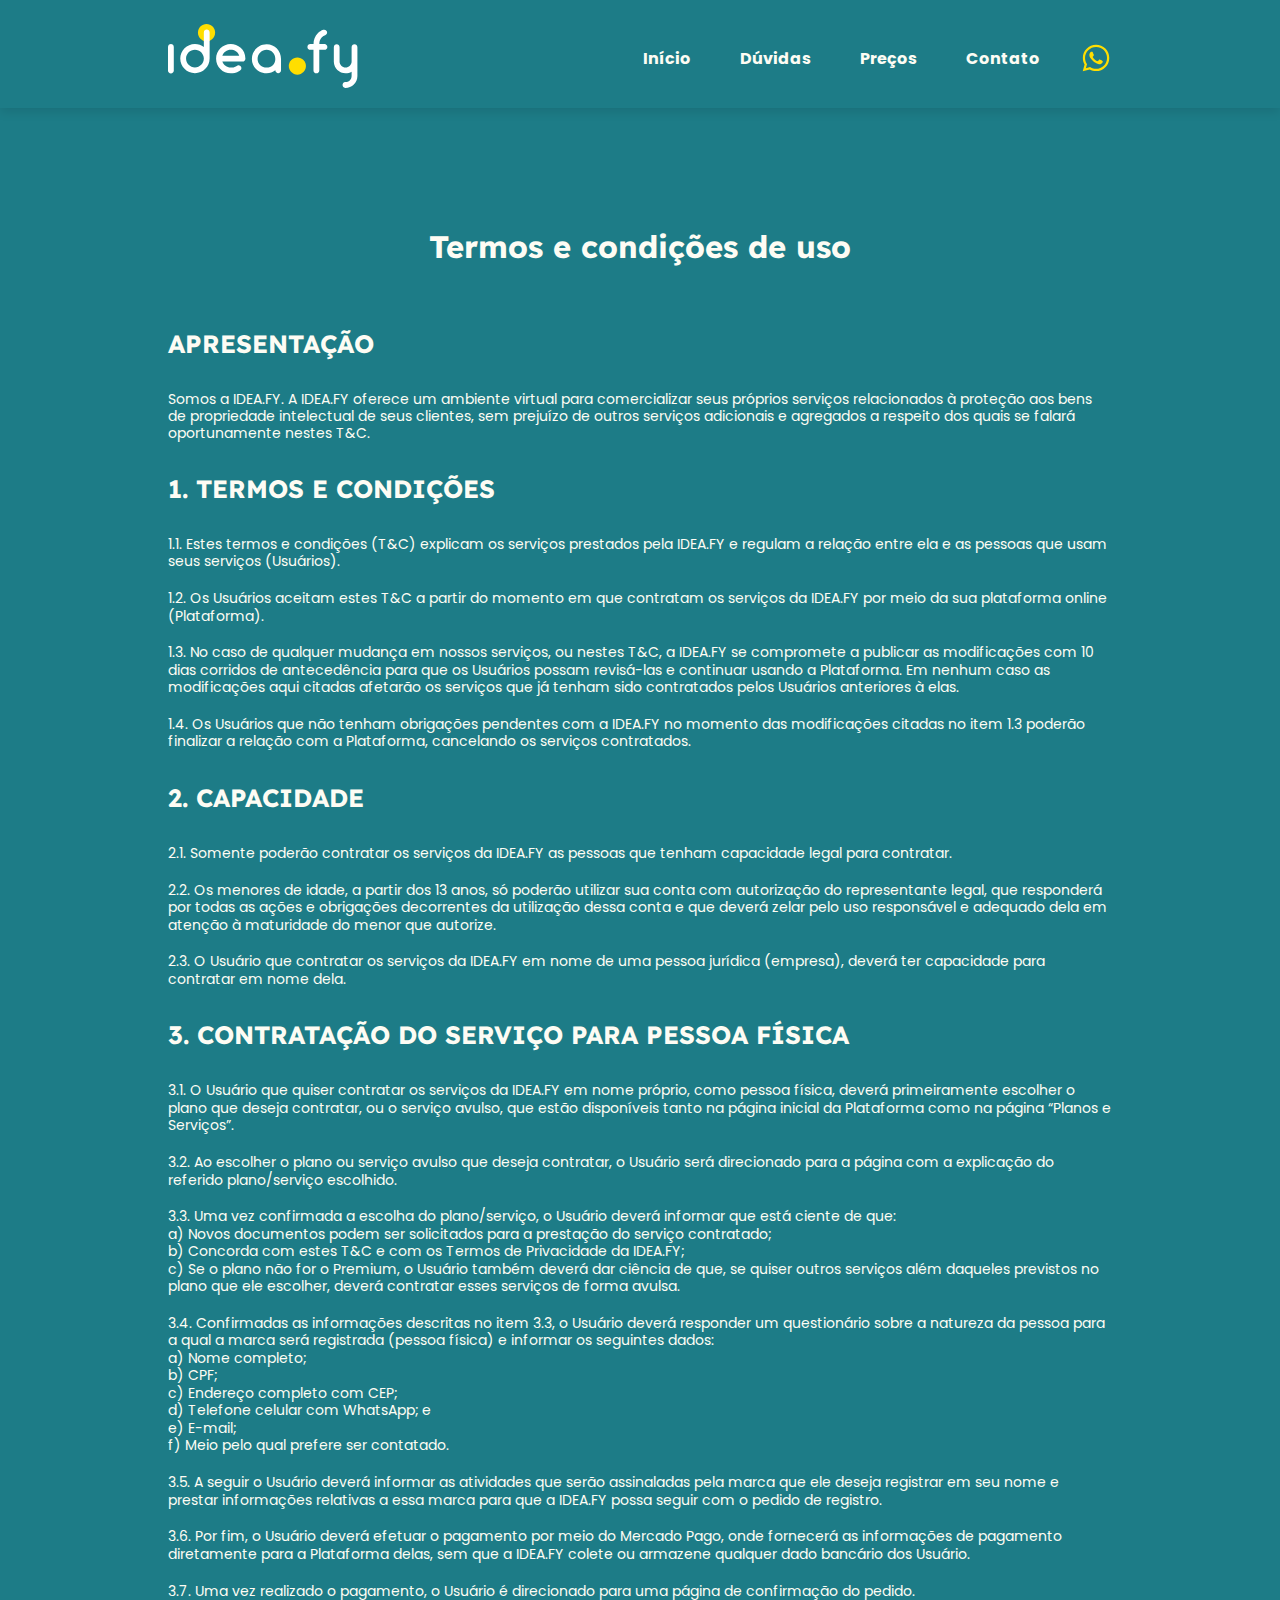
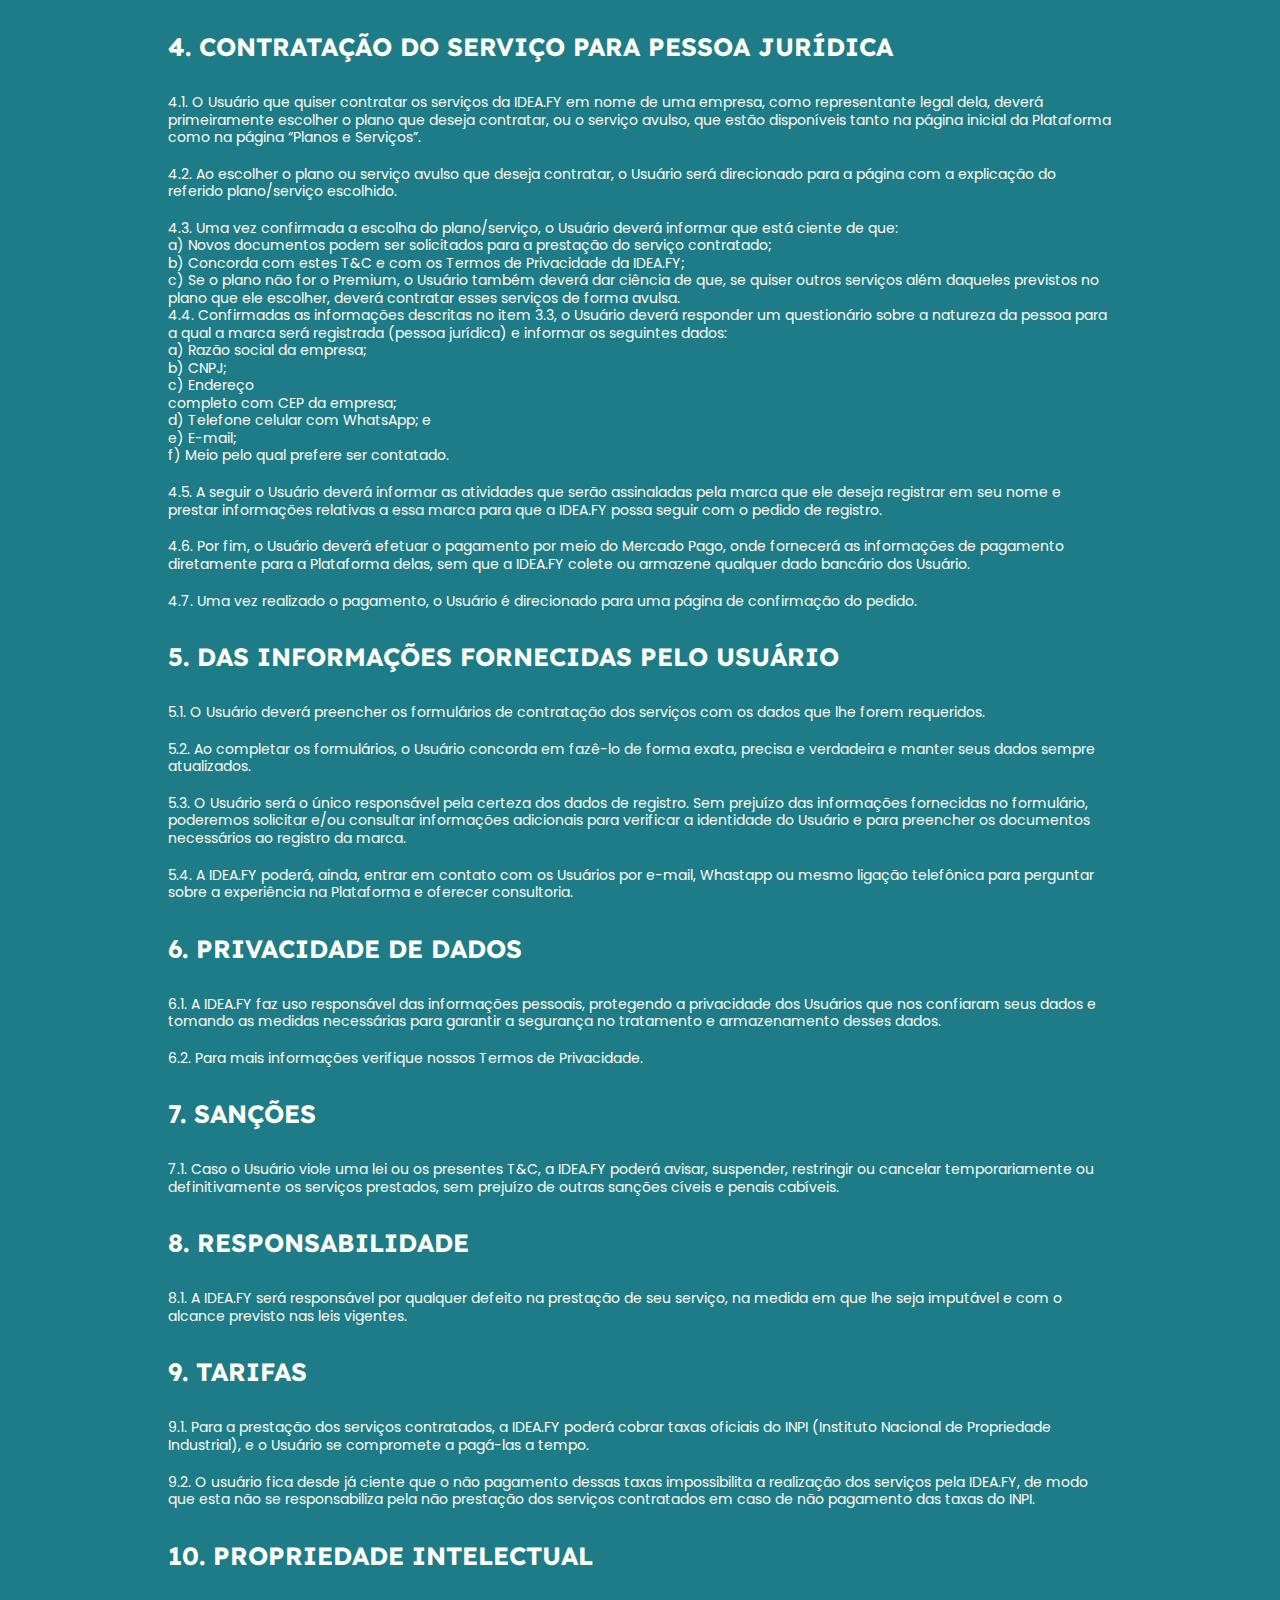
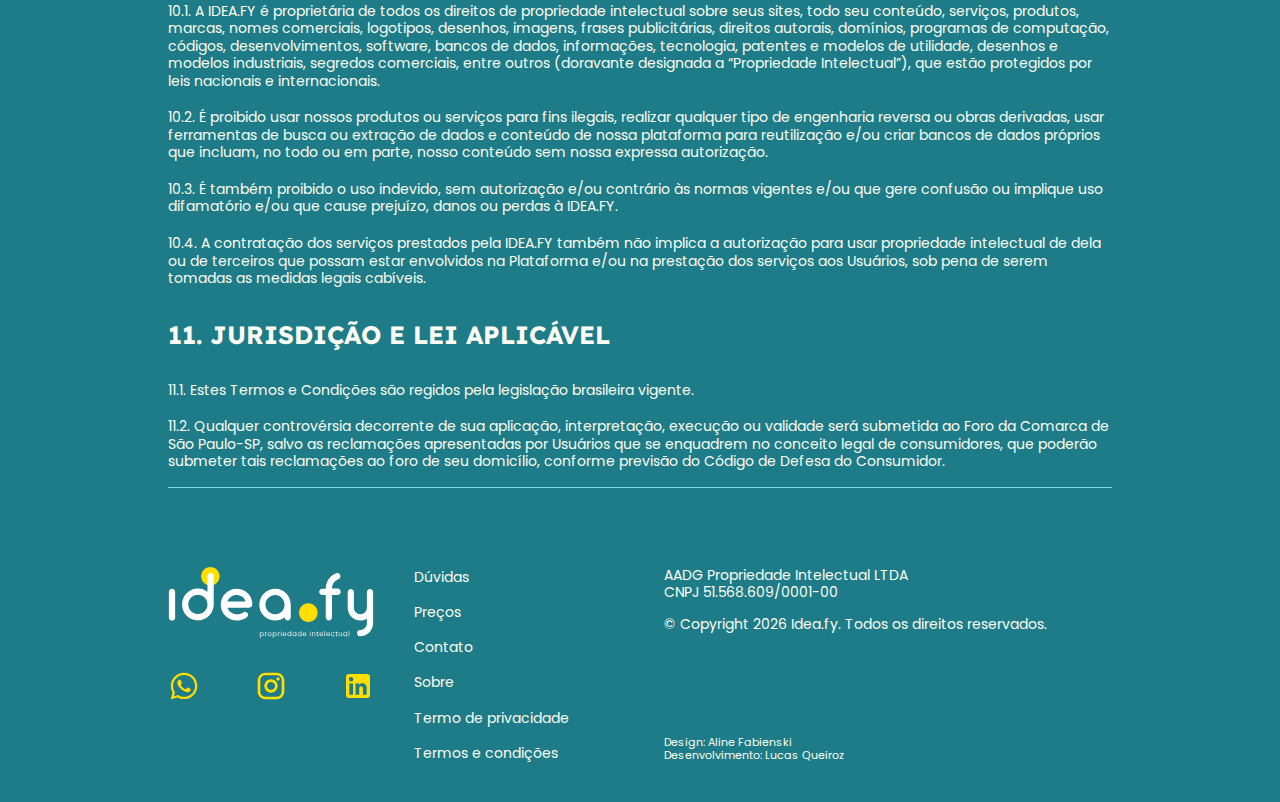
<file: termos-e-condicoes.html>
<!DOCTYPE html>
<html lang="pt-br">
  <head>
    <meta charset="UTF-8" />
    <meta name="viewport" content="width=device-width, initial-scale=1.0" />
    <title>Termos e Condições | Idea.fy</title>
    
    <!-- Google Tag Manager -->
    <script defer>
      (function (w, d, s, l, i) {
        w[l] = w[l] || [];
        w[l].push({ "gtm.start": new Date().getTime(), event: "gtm.js" });
        var f = d.getElementsByTagName(s)[0],
          j = d.createElement(s),
          dl = l != "dataLayer" ? "&l=" + l : "";
        j.async = true;
        j.src = "https://www.googletagmanager.com/gtm.js?id=" + i + dl;
        f.parentNode.insertBefore(j, f);
      })(window, document, "script", "dataLayer", "GTM-M5FPSQ6D");
    </script>
    <!-- End Google Tag Manager -->

    <!-- Google tag (gtag.js) -->
    <script
      defer
      async
      src="https://www.googletagmanager.com/gtag/js?id=G-G1YTCS059J"
    ></script>
    <script defer>
      window.dataLayer = window.dataLayer || [];
      function gtag() {
        dataLayer.push(arguments);
      }
      gtag("js", new Date());

      gtag("config", "G-G1YTCS059J");
    </script>

    <!-- Hotjar Tracking Code for https://ideafy.com.br -->
    <script defer>
      (function (h, o, t, j, a, r) {
        h.hj =
          h.hj ||
          function () {
            (h.hj.q = h.hj.q || []).push(arguments);
          };
        h._hjSettings = { hjid: 3672248, hjsv: 6 };
        a = o.getElementsByTagName("head")[0];
        r = o.createElement("script");
        r.async = 1;
        r.src = t + h._hjSettings.hjid + j + h._hjSettings.hjsv;
        a.appendChild(r);
      })(window, document, "https://static.hotjar.com/c/hotjar-", ".js?sv=");
    </script>

    <link rel="stylesheet" href="assets/css/termos.css" />
    <!-- Favicon -->
    <link
      rel="icon"
      href="assets/img/ico/favicon.ico"
      type="image/x-icon"
    />

    <meta name="facebook-domain-verification" content="o2zwjp5bydt4433dlvnq7qu4r2mh5z" />

    <!-- Meta Pixel Code -->
    <script defer>
      !(function (f, b, e, v, n, t, s) {
        if (f.fbq) return;
        n = f.fbq = function () {
          n.callMethod
            ? n.callMethod.apply(n, arguments)
            : n.queue.push(arguments);
        };
        if (!f._fbq) f._fbq = n;
        n.push = n;
        n.loaded = !0;
        n.version = "2.0";
        n.queue = [];
        t = b.createElement(e);
        t.async = !0;
        t.src = v;
        s = b.getElementsByTagName(e)[0];
        s.parentNode.insertBefore(t, s);
      })(
        window,
        document,
        "script",
        "https://connect.facebook.net/en_US/fbevents.js"
      );
      fbq("init", "1478466449644318");
      fbq("track", "PageView");
    </script>
    <noscript
      ><img
        height="1"
        width="1"
        style="display: none"
        src="https://www.facebook.com/tr?id=1478466449644318&ev=PageView&noscript=1"
    /></noscript>
    <!-- End Meta Pixel Code -->
  </head>
  <body>
    <!-- Google Tag Manager (noscript) -->
    <noscript
      ><iframe
        src="https://www.googletagmanager.com/ns.html?id=GTM-M5FPSQ6D"
        height="0"
        width="0"
        style="display: none; visibility: hidden"
      ></iframe
    ></noscript>
    <!-- End Google Tag Manager (noscript) -->

    <div id="overlay"></div>

    <header class="navbar">
      <div class="navbar__container">
        <a href="index">
          <img
            class="navbar__logo"
            src="assets/img/svg/logo.svg"
            alt="Logo do Idea.fy que serve como link para a home"
        /></a>

        <button class="navbar__mobile-menu link">
          <span class="link__texto">Menu</span>
        </button>

        <nav class="navbar__nav">
          <ul>
            <li class="navbar__item">
              <a class="navbar__link" href="index"
                ><span class="navbar__link-texto">Início</span></a
              >
            </li>
            <li class="navbar__item">
              <a class="navbar__link" href="duvidas"
                ><span class="navbar__link-texto">Dúvidas</span></a
              >
            </li>
            <li class="navbar__item">
              <a class="navbar__link" href="precos"
                ><span class="navbar__link-texto">Preços</span></a
              >
            </li>
            <li class="navbar__item">
              <a class="navbar__link" href="contato"
                ><span class="navbar__link-texto">Contato</span></a
              >
            </li>
            <li class="navbar__item">
              <a
                aria-label="Link para o whatsapp do Idea.fy"
                class="navbar__botao-whatsapp"
                href="https://wa.me/5511911462020"
                ><svg
                  class="navbar__botao-svg social-link"
                  xmlns="http://www.w3.org/2000/svg"
                  width="32"
                  height="32"
                  viewBox="0 0 32 32"
                  fill="none"
                >
                  <path
                    d="M25.3999 6.54658C24.1775 5.31182 22.7215 4.33281 21.1168 3.66665C19.5121 3.0005 17.7908 2.66053 16.0533 2.66658C8.77328 2.66658 2.83994 8.59992 2.83994 15.8799C2.83994 18.2132 3.45328 20.4799 4.59994 22.4799L2.73328 29.3333L9.73328 27.4933C11.6666 28.5466 13.8399 29.1066 16.0533 29.1066C23.3333 29.1066 29.2666 23.1733 29.2666 15.8932C29.2666 12.3599 27.8933 9.03992 25.3999 6.54658ZM16.0533 26.8666C14.0799 26.8666 12.1466 26.3333 10.4533 25.3333L10.0533 25.0933L5.89328 26.1866L6.99994 22.1333L6.73328 21.7199C5.63694 19.9692 5.0548 17.9456 5.05328 15.8799C5.05328 9.82658 9.98661 4.89325 16.0399 4.89325C18.9733 4.89325 21.7333 6.03992 23.7999 8.11992C24.8233 9.13854 25.6342 10.3501 26.1858 11.6845C26.7374 13.0188 27.0187 14.4494 27.0133 15.8932C27.0399 21.9466 22.1066 26.8666 16.0533 26.8666ZM22.0799 18.6532C21.7466 18.4932 20.1199 17.6933 19.8266 17.5732C19.5199 17.4666 19.3066 17.4132 19.0799 17.7332C18.8533 18.0666 18.2266 18.8132 18.0399 19.0266C17.8533 19.2533 17.6533 19.2799 17.3199 19.1066C16.9866 18.9466 15.9199 18.5866 14.6666 17.4666C13.6799 16.5866 13.0266 15.5066 12.8266 15.1733C12.6399 14.8399 12.7999 14.6666 12.9733 14.4932C13.1199 14.3466 13.3066 14.1066 13.4666 13.9199C13.6266 13.7332 13.6933 13.5866 13.7999 13.3732C13.9066 13.1466 13.8533 12.9599 13.7733 12.7999C13.6933 12.6399 13.0266 11.0133 12.7599 10.3466C12.4933 9.70658 12.2133 9.78658 12.0133 9.77325H11.3733C11.1466 9.77325 10.7999 9.85325 10.4933 10.1866C10.1999 10.5199 9.34661 11.3199 9.34661 12.9466C9.34661 14.5733 10.5333 16.1466 10.6933 16.3599C10.8533 16.5866 13.0266 19.9199 16.3333 21.3466C17.1199 21.6933 17.7333 21.8933 18.2133 22.0399C18.9999 22.2933 19.7199 22.2532 20.2933 22.1732C20.9333 22.0799 22.2533 21.3732 22.5199 20.5999C22.7999 19.8266 22.7999 19.1733 22.7066 19.0266C22.6133 18.8799 22.4133 18.8132 22.0799 18.6532Z"
                  /></svg
              ></a>
            </li>
          </ul>
        </nav>
      </div>
    </header>

    <main class="termos">
      <h1 class="termos__titulo">Termos e condições de uso</h1>

      <div class="termos__secao">
        <h2 class="termos__subtitulo">APRESENTAÇÃO</h2>
        <p class="termos__paragrafo">
          Somos a IDEA.FY. A IDEA.FY oferece um ambiente virtual para
          comercializar seus próprios serviços relacionados à proteção aos bens
          de propriedade intelectual de seus clientes, sem prejuízo de outros
          serviços adicionais e agregados a respeito dos quais se falará
          oportunamente nestes T&C.
        </p>
      </div>

      <div class="termos__secao">
        <h2 class="termos__subtitulo">1. TERMOS E CONDIÇÕES</h2>
        <ol class="termos__lista">
          <li class="termos__item">
            1.1. Estes termos e condições (T&C) explicam os serviços prestados
            pela IDEA.FY e regulam a relação entre ela e as pessoas que usam
            seus serviços (Usuários).
          </li>
          <br />
          <li class="termos__item">
            1.2. Os Usuários aceitam estes T&C a partir do momento em que
            contratam os serviços da IDEA.FY por meio da sua plataforma online
            (Plataforma).
          </li>
          <br />
          <li class="termos__item">
            1.3. No caso de qualquer mudança em nossos serviços, ou nestes T&C,
            a IDEA.FY se compromete a publicar as modificações com 10 dias
            corridos de antecedência para que os Usuários possam revisá-las e
            continuar usando a Plataforma. Em nenhum caso as modificações aqui
            citadas afetarão os serviços que já tenham sido contratados pelos
            Usuários anteriores à elas.
          </li>
          <br />
          <li class="termos__item">
            1.4. Os Usuários que não tenham obrigações pendentes com a IDEA.FY
            no momento das modificações citadas no item 1.3 poderão finalizar a
            relação com a Plataforma, cancelando os serviços contratados.
          </li>
        </ol>
      </div>

      <div class="termos__secao">
        <h2 class="termos__subtitulo">2. CAPACIDADE</h2>
        <ol class="termos__lista">
          <li class="termos__item termos__item--paragrafo">
            2.1. Somente poderão contratar os serviços da IDEA.FY as pessoas que
            tenham capacidade legal para contratar.
          </li>
          <br />
          <li class="termos__item">
            2.2. Os menores de idade, a partir dos 13 anos, só poderão utilizar
            sua conta com autorização do representante legal, que responderá por
            todas as ações e obrigações decorrentes da utilização dessa conta e
            que deverá zelar pelo uso responsável e adequado dela em atenção à
            maturidade do menor que autorize.
          </li>
          <br />
          <li class="termos__item">
            2.3. O Usuário que contratar os serviços da IDEA.FY em nome de uma
            pessoa jurídica (empresa), deverá ter capacidade para contratar em
            nome dela.
          </li>
        </ol>
      </div>
      <div class="termos__secao">
        <h2 class="termos__subtitulo">
          3. CONTRATAÇÃO DO SERVIÇO PARA PESSOA FÍSICA
        </h2>
        <ol class="termos__lista">
          <li class="termos__item">
            3.1. O Usuário que quiser contratar os serviços da IDEA.FY em nome
            próprio, como pessoa física, deverá primeiramente escolher o plano
            que deseja contratar, ou o serviço avulso, que estão disponíveis
            tanto na página inicial da Plataforma como na página “Planos e
            Serviços”.
          </li>
          <br />
          <li class="termos__item">
            3.2. Ao escolher o plano ou serviço avulso que deseja contratar, o
            Usuário será direcionado para a página com a explicação do referido
            plano/serviço escolhido.
          </li>
          <br />
          <li class="termos__item">
            3.3. Uma vez confirmada a escolha do plano/serviço, o Usuário deverá
            informar que está ciente de que:
            <br />
            a) Novos documentos podem ser solicitados para a prestação do
            serviço contratado;
            <br />
            b) Concorda com estes T&C e com os Termos de Privacidade da IDEA.FY;
            <br />
            c) Se o plano não for o Premium, o Usuário também deverá dar ciência
            de que, se quiser outros serviços além daqueles previstos no plano
            que ele escolher, deverá contratar esses serviços de forma avulsa.
          </li>
          <br />
          <li class="termos__item">
            3.4. Confirmadas as informações descritas no item 3.3, o Usuário
            deverá responder um questionário sobre a natureza da pessoa para a
            qual a marca será registrada (pessoa física) e informar os seguintes
            dados:
            <br />
            a) Nome completo;
            <br />
            b) CPF;
            <br />
            c) Endereço completo com CEP;
            <br />
            d) Telefone celular com WhatsApp; e
            <br />
            e) E-mail;
            <br />
            f) Meio pelo qual prefere ser contatado.
          </li>
          <br />
          <li class="termos__item">
            3.5. A seguir o Usuário deverá informar as atividades que serão
            assinaladas pela marca que ele deseja registrar em seu nome e
            prestar informações relativas a essa marca para que a IDEA.FY possa
            seguir com o pedido de registro.
          </li>
          <br />
          <li class="termos__item">
            3.6. Por fim, o Usuário deverá efetuar o pagamento por meio do
            Mercado Pago, onde fornecerá as informações de pagamento diretamente
            para a Plataforma delas, sem que a IDEA.FY colete ou armazene
            qualquer dado bancário dos Usuário.
          </li>
          <br />
          <li class="termos__item">
            3.7. Uma vez realizado o pagamento, o Usuário é direcionado para uma
            página de confirmação do pedido.
          </li>
        </ol>
      </div>
      <div class="termos__secao">
        <h2 class="termos__subtitulo">
          4. CONTRATAÇÃO DO SERVIÇO PARA PESSOA JURÍDICA
        </h2>
        <ol class="termos__lista">
          <li class="termos__item">
            4.1. O Usuário que quiser contratar os serviços da IDEA.FY em nome
            de uma empresa, como representante legal dela, deverá primeiramente
            escolher o plano que deseja contratar, ou o serviço avulso, que
            estão disponíveis tanto na página inicial da Plataforma como na
            página “Planos e Serviços”.
          </li>
          <br />
          <li class="termos__item">
            4.2. Ao escolher o plano ou serviço avulso que deseja contratar, o
            Usuário será direcionado para a página com a explicação do referido
            plano/serviço escolhido.
          </li>
          <br />
          <li class="termos__item">
            4.3. Uma vez confirmada a escolha do plano/serviço, o Usuário deverá
            informar que está ciente de que:
            <br />
            a) Novos documentos podem ser solicitados para a prestação do
            serviço contratado;
            <br />
            b) Concorda com estes T&C e com os Termos de Privacidade da IDEA.FY;
            <br />
            c) Se o plano não for o Premium, o Usuário também deverá dar ciência
            de que, se quiser outros serviços além daqueles previstos no plano
            que ele escolher, deverá contratar esses serviços de forma avulsa.
          </li>
          <li class="termos__item">
            4.4. Confirmadas as informações descritas no item 3.3, o Usuário
            deverá responder um questionário sobre a natureza da pessoa para a
            qual a marca será registrada (pessoa jurídica) e informar os
            seguintes dados:
            <br />
            a) Razão social da empresa;
            <br />
            b) CNPJ;
            <br />
            c) Endereço
            <br />
            completo com CEP da empresa;
            <br />
            d) Telefone celular com WhatsApp; e
            <br />
            e) E-mail;
            <br />
            f) Meio pelo qual prefere ser contatado.
          </li>
          <br />
          <li class="termos__item">
            4.5. A seguir o Usuário deverá informar as atividades que serão
            assinaladas pela marca que ele deseja registrar em seu nome e
            prestar informações relativas a essa marca para que a IDEA.FY possa
            seguir com o pedido de registro.
          </li>
          <br />
          <li class="termos__item">
            4.6. Por fim, o Usuário deverá efetuar o pagamento por meio do
            Mercado Pago, onde fornecerá as informações de pagamento diretamente
            para a Plataforma delas, sem que a IDEA.FY colete ou armazene
            qualquer dado bancário dos Usuário.
          </li>
          <br />
          <li class="termos__item">
            4.7. Uma vez realizado o pagamento, o Usuário é direcionado para uma
            página de confirmação do pedido.
          </li>
        </ol>
      </div>
      <div class="termos__secao">
        <h2 class="termos__subtitulo">
          5. DAS INFORMAÇÕES FORNECIDAS PELO USUÁRIO
        </h2>
        <ol class="termos__lista">
          <li class="termos__item">
            5.1. O Usuário deverá preencher os formulários de contratação dos
            serviços com os dados que lhe forem requeridos.
          </li>
          <br />
          <li class="termos__item">
            5.2. Ao completar os formulários, o Usuário concorda em fazê-lo de
            forma exata, precisa e verdadeira e manter seus dados sempre
            atualizados.
          </li>
          <br />
          <li class="termos__item">
            5.3. O Usuário será o único responsável pela certeza dos dados de
            registro. Sem prejuízo das informações fornecidas no formulário,
            poderemos solicitar e/ou consultar informações adicionais para
            verificar a identidade do Usuário e para preencher os documentos
            necessários ao registro da marca.
          </li>
          <br />
          <li class="termos__item">
            5.4. A IDEA.FY poderá, ainda, entrar em contato com os Usuários por
            e-mail, Whastapp ou mesmo ligação telefônica para perguntar sobre a
            experiência na Plataforma e oferecer consultoria.
          </li>
        </ol>
      </div>
      <div class="termos__secao">
        <h2 class="termos__subtitulo">6. PRIVACIDADE DE DADOS</h2>
        <ol class="termos__lista">
          <li class="termos__item">
            6.1. A IDEA.FY faz uso responsável das informações pessoais,
            protegendo a privacidade dos Usuários que nos confiaram seus dados e
            tomando as medidas necessárias para garantir a segurança no
            tratamento e armazenamento desses dados.
          </li>
          <br />
          <li class="termos__item">
            6.2. Para mais informações verifique nossos Termos de Privacidade.
          </li>
        </ol>
      </div>
      <div class="termos__secao">
        <h2 class="termos__subtitulo">7. SANÇÕES</h2>
        <ol class="termos__lista">
          <li class="termos__item">
            7.1. Caso o Usuário viole uma lei ou os presentes T&C, a IDEA.FY
            poderá avisar, suspender, restringir ou cancelar temporariamente ou
            definitivamente os serviços prestados, sem prejuízo de outras
            sanções cíveis e penais cabíveis.
          </li>
        </ol>
      </div>
      <div class="termos__secao">
        <h2 class="termos__subtitulo">8. RESPONSABILIDADE</h2>
        <ol class="termos__lista">
          <li class="termos__item">
            8.1. A IDEA.FY será responsável por qualquer defeito na prestação de
            seu serviço, na medida em que lhe seja imputável e com o alcance
            previsto nas leis vigentes.
          </li>
        </ol>
      </div>
      <div class="termos__secao">
        <h2 class="termos__subtitulo">9. TARIFAS</h2>
        <ol class="termos__lista">
          <li class="termos__item">
            9.1. Para a prestação dos serviços contratados, a IDEA.FY poderá
            cobrar taxas oficiais do INPI (Instituto Nacional de Propriedade
            Industrial), e o Usuário se compromete a pagá-las a tempo.
          </li>
          <br />
          <li class="termos__item">
            9.2. O usuário fica desde já ciente que o não pagamento dessas taxas
            impossibilita a realização dos serviços pela IDEA.FY, de modo que
            esta não se responsabiliza pela não prestação dos serviços
            contratados em caso de não pagamento das taxas do INPI.
          </li>
        </ol>
      </div>
      <div class="termos__secao">
        <h2 class="termos__subtitulo">10. PROPRIEDADE INTELECTUAL</h2>
        <ol class="termos__lista">
          <li class="termos__item">
            10.1. A IDEA.FY é proprietária de todos os direitos de propriedade
            intelectual sobre seus sites, todo seu conteúdo, serviços, produtos,
            marcas, nomes comerciais, logotipos, desenhos, imagens, frases
            publicitárias, direitos autorais, domínios, programas de computação,
            códigos, desenvolvimentos, software, bancos de dados, informações,
            tecnologia, patentes e modelos de utilidade, desenhos e modelos
            industriais, segredos comerciais, entre outros (doravante designada
            a “Propriedade Intelectual”), que estão protegidos por leis
            nacionais e internacionais.
          </li>
          <br />
          <li class="termos__item">
            10.2. É proibido usar nossos produtos ou serviços para fins ilegais,
            realizar qualquer tipo de engenharia reversa ou obras derivadas,
            usar ferramentas de busca ou extração de dados e conteúdo de nossa
            plataforma para reutilização e/ou criar bancos de dados próprios que
            incluam, no todo ou em parte, nosso conteúdo sem nossa expressa
            autorização.
          </li>
          <br />
          <li class="termos__item">
            10.3. É também proibido o uso indevido, sem autorização e/ou
            contrário às normas vigentes e/ou que gere confusão ou implique uso
            difamatório e/ou que cause prejuízo, danos ou perdas à IDEA.FY.
          </li>
          <br />
          <li class="termos__item">
            10.4. A contratação dos serviços prestados pela IDEA.FY também não
            implica a autorização para usar propriedade intelectual de dela ou
            de terceiros que possam estar envolvidos na Plataforma e/ou na
            prestação dos serviços aos Usuários, sob pena de serem tomadas as
            medidas legais cabíveis.
          </li>
        </ol>
      </div>
      <div class="termos__secao">
        <h2 class="termos__subtitulo">11. JURISDIÇÃO E LEI APLICÁVEL</h2>
        <ol class="termos__lista">
          <li class="termos__item">
            11.1. Estes Termos e Condições são regidos pela legislação
            brasileira vigente.
          </li>
          <br />
          <li class="termos__item">
            11.2. Qualquer controvérsia decorrente de sua aplicação,
            interpretação, execução ou validade será submetida ao Foro da
            Comarca de São Paulo-SP, salvo as reclamações apresentadas por
            Usuários que se enquadrem no conceito legal de consumidores, que
            poderão submeter tais reclamações ao foro de seu domicílio, conforme
            previsão do Código de Defesa do Consumidor.
          </li>
        </ol>
      </div>

      <div class="notificacao-cookies">
        <div class="notificacao-cookies__container">
          <p class="notificacao-cookies__mensagem">
            Nosso site usa cookies para melhorar a navegação.
          </p>
          <a href="termo-de-privacidade" class="notificacao-cookies__link"
            >Termo de Privacidade</a
          >
        </div>

        <div class="notificacao-cookies__preferencias" style="display: none">
          <!-- Inicialmente oculta -->
          <p class="notificacao-cookies__preferencias-texto">
            Nós usamos cookies para melhorar a funcionalidade do site, para
            oferecer uma melhor experiência. Usando esse site, você concorda com
            o uso de cookies. Encontre mais informações sobre o uso de cookies
            nesse site no nosso
            <a href="termo-de-privacidade" class="notificacao-cookies__link"
              >Termo de Privacidade</a
            >. Você pode ajustar as configurações abaixo.
          </p>
          <div class="notificacao-cookies__opcoes">
            <div class="notificacao-cookies__opcao-container">
              <label
                class="notificacao-cookies__opcao notificacao-cookies__opcao--essencial"
              >
                <input
                  type="checkbox"
                  id="cookieEssencial"
                  name="cookieEssencial"
                  checked
                  disabled
                />
                <span
                  class="notificacao-cookies__slider notificacao-cookies__slider--redondo"
                ></span>
              </label>
              <label class="notificacao-cookies__label" for="cookieEssencial"
                >Cookies essenciais</label
              >
            </div>

            <div class="notificacao-cookies__opcao-container">
              <label
                class="notificacao-cookies__opcao notificacao-cookies__opcao--estatistica"
              >
                <input
                  type="checkbox"
                  id="cookieEstatistica"
                  name="cookieEstatistica"
                  checked
                />
                <span
                  class="notificacao-cookies__slider notificacao-cookies__slider--redondo"
                ></span>
              </label>
              <label class="notificacao-cookies__label" for="cookieEstatistica"
                >Cookies de estatística</label
              >
            </div>

            <div class="notificacao-cookies__opcao-container">
              <label
                class="notificacao-cookies__opcao notificacao-cookies__opcao--marketing"
              >
                <input
                  type="checkbox"
                  id="cookieMarketing"
                  name="cookieMarketing"
                  checked
                />
                <span
                  class="notificacao-cookies__slider notificacao-cookies__slider--redondo"
                ></span>
              </label>
              <label class="notificacao-cookies__label" for="cookieMarketing"
                >Cookies de marketing</label
              >
            </div>
          </div>
        </div>

        <div class="notificacao-cookies__botoes">
          <button
            class="notificacao-cookies__botao notificacao-cookies__botao--preferencias"
          >
            Preferências
          </button>
          <button
            class="notificacao-cookies__botao notificacao-cookies__botao--aceitar botao"
          >
            Aceitar todos
          </button>
        </div>
      </div>
    </main>

    <footer class="footer">
      <div class="footer__container">
        <div class="footer__logo-links">
          <img
            src="assets/img/svg/logofooter.svg"
            alt="Logo do Idea.fy"
            class="footer__logo"
          />

          <div class="footer__social-icons">
            <a
              href="https://wa.me/5511911462020"
              class="footer__social-link"
              aria-label="Link para o whatsapp do Idea.fy"
            >
              <svg
                class="social-link"
                xmlns="http://www.w3.org/2000/svg"
                width="32"
                height="32"
                viewBox="0 0 32 32"
                fill="none"
              >
                <path
                  d="M25.4001 6.54658C24.1777 5.31182 22.7216 4.33281 21.1169 3.66665C19.5122 3.0005 17.7909 2.66053 16.0534 2.66658C8.7734 2.66658 2.84007 8.59992 2.84007 15.8799C2.84007 18.2132 3.4534 20.4799 4.60007 22.4799L2.7334 29.3333L9.7334 27.4933C11.6667 28.5466 13.8401 29.1066 16.0534 29.1066C23.3334 29.1066 29.2667 23.1733 29.2667 15.8932C29.2667 12.3599 27.8934 9.03992 25.4001 6.54658ZM16.0534 26.8666C14.0801 26.8666 12.1467 26.3333 10.4534 25.3333L10.0534 25.0933L5.8934 26.1866L7.00006 22.1333L6.7334 21.7199C5.63706 19.9692 5.05492 17.9456 5.0534 15.8799C5.0534 9.82658 9.98673 4.89325 16.0401 4.89325C18.9734 4.89325 21.7334 6.03992 23.8001 8.11992C24.8234 9.13854 25.6343 10.3501 26.1859 11.6845C26.7375 13.0188 27.0188 14.4494 27.0134 15.8932C27.0401 21.9466 22.1067 26.8666 16.0534 26.8666ZM22.0801 18.6532C21.7467 18.4932 20.1201 17.6933 19.8267 17.5732C19.5201 17.4666 19.3067 17.4132 19.0801 17.7332C18.8534 18.0666 18.2267 18.8132 18.0401 19.0266C17.8534 19.2533 17.6534 19.2799 17.3201 19.1066C16.9867 18.9466 15.9201 18.5866 14.6667 17.4666C13.6801 16.5866 13.0267 15.5066 12.8267 15.1733C12.6401 14.8399 12.8001 14.6666 12.9734 14.4932C13.1201 14.3466 13.3067 14.1066 13.4667 13.9199C13.6267 13.7332 13.6934 13.5866 13.8001 13.3732C13.9067 13.1466 13.8534 12.9599 13.7734 12.7999C13.6934 12.6399 13.0267 11.0133 12.7601 10.3466C12.4934 9.70658 12.2134 9.78658 12.0134 9.77325H11.3734C11.1467 9.77325 10.8001 9.85325 10.4934 10.1866C10.2001 10.5199 9.34673 11.3199 9.34673 12.9466C9.34673 14.5733 10.5334 16.1466 10.6934 16.3599C10.8534 16.5866 13.0267 19.9199 16.3334 21.3466C17.1201 21.6933 17.7334 21.8933 18.2134 22.0399C19.0001 22.2933 19.7201 22.2532 20.2934 22.1732C20.9334 22.0799 22.2534 21.3732 22.5201 20.5999C22.8001 19.8266 22.8001 19.1733 22.7067 19.0266C22.6134 18.8799 22.4134 18.8132 22.0801 18.6532Z"
                />
              </svg>
            </a>
            <a
              href="https://www.instagram.com/ideafy_/"
              class="footer__social-link"
              aria-label="Link para o Instagram do Idea.fy"
            >
              <svg
                class="social-link"
                xmlns="http://www.w3.org/2000/svg"
                width="32"
                height="32"
                viewBox="0 0 32 32"
                fill="none"
              >
                <path
                  d="M10.4001 2.66675H21.6001C25.8667 2.66675 29.3334 6.13341 29.3334 10.4001V21.6001C29.3334 23.6511 28.5187 25.6181 27.0684 27.0684C25.6181 28.5187 23.6511 29.3334 21.6001 29.3334H10.4001C6.13341 29.3334 2.66675 25.8667 2.66675 21.6001V10.4001C2.66675 8.34907 3.48151 6.38207 4.93179 4.93179C6.38207 3.48151 8.34907 2.66675 10.4001 2.66675ZM10.1334 5.33341C8.86037 5.33341 7.63948 5.83913 6.7393 6.7393C5.83913 7.63948 5.33341 8.86037 5.33341 10.1334V21.8667C5.33341 24.5201 7.48008 26.6667 10.1334 26.6667H21.8667C23.1398 26.6667 24.3607 26.161 25.2609 25.2609C26.161 24.3607 26.6667 23.1398 26.6667 21.8667V10.1334C26.6667 7.48008 24.5201 5.33341 21.8667 5.33341H10.1334ZM23.0001 7.33341C23.4421 7.33341 23.866 7.50901 24.1786 7.82157C24.4912 8.13413 24.6667 8.55805 24.6667 9.00008C24.6667 9.44211 24.4912 9.86603 24.1786 10.1786C23.866 10.4912 23.4421 10.6667 23.0001 10.6667C22.5581 10.6667 22.1341 10.4912 21.8216 10.1786C21.509 9.86603 21.3334 9.44211 21.3334 9.00008C21.3334 8.55805 21.509 8.13413 21.8216 7.82157C22.1341 7.50901 22.5581 7.33341 23.0001 7.33341ZM16.0001 9.33341C17.7682 9.33341 19.4639 10.0358 20.7141 11.286C21.9644 12.5363 22.6667 14.232 22.6667 16.0001C22.6667 17.7682 21.9644 19.4639 20.7141 20.7141C19.4639 21.9644 17.7682 22.6667 16.0001 22.6667C14.232 22.6667 12.5363 21.9644 11.286 20.7141C10.0358 19.4639 9.33341 17.7682 9.33341 16.0001C9.33341 14.232 10.0358 12.5363 11.286 11.286C12.5363 10.0358 14.232 9.33341 16.0001 9.33341ZM16.0001 12.0001C14.9392 12.0001 13.9218 12.4215 13.1717 13.1717C12.4215 13.9218 12.0001 14.9392 12.0001 16.0001C12.0001 17.0609 12.4215 18.0784 13.1717 18.8285C13.9218 19.5787 14.9392 20.0001 16.0001 20.0001C17.0609 20.0001 18.0784 19.5787 18.8285 18.8285C19.5787 18.0784 20.0001 17.0609 20.0001 16.0001C20.0001 14.9392 19.5787 13.9218 18.8285 13.1717C18.0784 12.4215 17.0609 12.0001 16.0001 12.0001Z"
                />
              </svg>
            </a>
            <a
              href="https://www.linkedin.com/company/idea-fy"
              class="footer__social-link"
              aria-label="Link para o LinkedIn do Idea.fy"
            >
              <svg
                class="social-link"
                xmlns="http://www.w3.org/2000/svg"
                width="32"
                height="32"
                viewBox="0 0 32 32"
                fill="none"
              >
                <path
                  d="M25.3333 4C26.0406 4 26.7189 4.28095 27.219 4.78105C27.719 5.28115 28 5.95942 28 6.66667V25.3333C28 26.0406 27.719 26.7189 27.219 27.219C26.7189 27.719 26.0406 28 25.3333 28H6.66667C5.95942 28 5.28115 27.719 4.78105 27.219C4.28095 26.7189 4 26.0406 4 25.3333V6.66667C4 5.95942 4.28095 5.28115 4.78105 4.78105C5.28115 4.28095 5.95942 4 6.66667 4H25.3333ZM24.6667 24.6667V17.6C24.6667 16.4472 24.2087 15.3416 23.3936 14.5264C22.5784 13.7113 21.4728 13.2533 20.32 13.2533C19.1867 13.2533 17.8667 13.9467 17.2267 14.9867V13.5067H13.5067V24.6667H17.2267V18.0933C17.2267 17.0667 18.0533 16.2267 19.08 16.2267C19.5751 16.2267 20.0499 16.4233 20.3999 16.7734C20.75 17.1235 20.9467 17.5983 20.9467 18.0933V24.6667H24.6667ZM9.17333 11.4133C9.76742 11.4133 10.3372 11.1773 10.7573 10.7573C11.1773 10.3372 11.4133 9.76742 11.4133 9.17333C11.4133 7.93333 10.4133 6.92 9.17333 6.92C8.57571 6.92 8.00257 7.1574 7.57999 7.57999C7.1574 8.00257 6.92 8.57571 6.92 9.17333C6.92 10.4133 7.93333 11.4133 9.17333 11.4133ZM11.0267 24.6667V13.5067H7.33333V24.6667H11.0267Z"
                />
              </svg>
            </a>
          </div>
        </div>

        <ul class="footer__nav">
          <li class="footer__nav-item">
            <a href="duvidas" class="footer__nav-link">Dúvidas</a>
          </li>
          <li class="footer__nav-item">
            <a href="precos" class="footer__nav-link">Preços</a>
          </li>
          <li class="footer__nav-item">
            <a href="contato" class="footer__nav-link">Contato</a>
          </li>
          <li class="footer__nav-item">
            <a href="sobre" class="footer__nav-link">Sobre</a>
          </li>
          <li class="footer__nav-item">
            <a href="termo-de-privacidade" class="footer__nav-link"
              >Termo de privacidade</a
            >
          </li>
          <li class="footer__nav-item">
            <a href="termos-e-condicoes" class="footer__nav-link"
              >Termos e condições</a
            >
          </li>
        </ul>

        <div class="footer__container-info-creditos">
          <div class="footer__info">
            <p class="footer__company-info">
              AADG Propriedade Intelectual LTDA<br />
              CNPJ 51.568.609/0001-00
            </p>

            <p class="footer__copyright">
              &copy; Copyright
              <span class="footer__copyright-ano">2023</span> Idea.fy. Todos os
              direitos reservados.
            </p>
          </div>
          <div class="footer__creditos">
            <p class="footer__designer">
              Design:
              <a class="footer__designer-link" href="https://alinefab.com.br/"
                >Aline Fabienski</a
              >
            </p>
            <p class="footer__desenvolvedor">
              Desenvolvimento:
              <a
                class="footer__desenvolvedor-link"
                href="https://github.com/Nawsacul"
                >Lucas Queiroz</a
              >
            </p>
          </div>
        </div>
      </div>
    </footer>

    <script defer src="assets/js/cookies.js"></script>
    <script src="assets/js/atualizaAno.js"></script>
    <script defer src="assets/js/navbarMenu.js"></script>
  </body>
</html>
</file>
<file: assets/css/carrinho/carrinhoPago.css>
.botao {
  display: inline-block;
}

.carrinho-pago {
  gap: 1rem;
}

.carrinho-pago__container,
.carrinho-pago__container-texto {
  display: flex;
  flex-direction: column;
  align-items: center;
}

.carrinho-pago__container {
  gap: 5.5rem;
}

.carrinho-pago__container-texto {
  gap: 2rem;
}

.carrinho-pago__texto {
  color: var(--cor-secundaria, #fdfcf4);
  text-align: center;
  font-weight: 700;
}

@media screen and (min-width: 320px) {
  .carrinho-pago {
    padding-top: 2.5rem;
    padding-bottom: 4rem;
  }

  .carrinho-pago__titulo {
    font-size: 1.9375rem;
    font-weight: 700;
    text-align: center;
  }
}

@media screen and (min-width: 768px) {
  .carrinho-pago {
    padding-top: 5rem;
  }

  .carrinho-pago__titulo {
    font-size: 3.0625rem;
  }
}

@media screen and (min-width: 989px) {
}

@media screen and (min-width: 1024px) {
}

@media screen and (min-width: 1440px) {
}
</file>
<file: assets/css/home.css>
@import url(reset.css);
@import url(geral/fontes.css);
@import url(geral/valores.css);
@import url(geral/botoes.css);
@import url(geral/cores.css);
@import url(geral/cookies.css);
@import url(geral/dropdown.css);
@import url(geral/footer.css);
@import url(geral/links.css);
@import url(geral/navbar.css);
@import url(geral/lembrete.css);
@import url(geral/duvidas.css);
@import url(geral/pricing.css);
@import url(home/intro.css);
@import url(home/info.css);
</file>
<file: assets/css/carrinho.css>
@import url(reset.css);
@import url(geral/fontes.css);
@import url(geral/valores.css);
@import url(geral/botoes.css);
@import url(geral/cores.css);
@import url(geral/cookies.css);
@import url(geral/preloader.css);
@import url(geral/dropdown.css);
@import url(geral/footer.css);
@import url(geral/links.css);
@import url(geral/navbar.css);
@import url(geral/duvidas.css);
@import url(contato/contatoFormulario.css);
@import url(carrinho/carrinhoForm.css);
@import url(carrinho/barraProgresso.css);
@import url(carrinho/inputCustomizado.css);
@import url(carrinho/carrinhoSegundaEscolha.css);
@import url(carrinho/trocaDeTela.css);
@import url(carrinho/carrinhoTerceiraEscolha.css);
@import url(carrinho/carrinhoQuartaEscolha.css);
@import url(carrinho/carrinhoQuintaEscolha.css);
</file>
<file: assets/css/duvidas.css>
@import url(reset.css);
@import url(geral/fontes.css);
@import url(geral/valores.css);
@import url(geral/botoes.css);
@import url(geral/cores.css);
@import url(geral/cookies.css);
/* @import url(geral/preloader.css); */
@import url(geral/dropdown.css);
@import url(geral/footer.css);
@import url(geral/links.css);
@import url(geral/navbar.css);
@import url(geral/lembrete.css);
@import url(geral/duvidas.css);
@import url(duvidas/busca.css);
@import url(duvidas/dropdownDuvidas.css);
</file>
<file: assets/css/error404.css>
@import url(reset.css);
@import url(geral/fontes.css);
@import url(geral/valores.css);
@import url(geral/botoes.css);
@import url(geral/cores.css);
@import url(geral/cookies.css);
@import url(geral/links.css);
@import url(geral/navbar.css);
@import url(geral/footer.css);

@media screen and (min-width: 320px) {
  .erro {
    display: flex;
    flex-direction: column;
    justify-content: center;
    align-items: center;
    padding: 0 2rem;
    gap: 2.5rem;
    height: 100vh;
    max-height: calc(100vh - 99.2px);
  }

  .erro__ideafy-logo {
    width: 8.62456rem;
    height: 12.18106rem;
  }

  .erro__container {
    display: flex;
    flex-direction: column;
    align-items: center;
    gap: 2.0625rem;
    text-align: center;
  }

  p {
    color: var(--cor-secundaria);
    font-family: "Century Gothic", sans-serif;
  }

  .erro__404 {
    font-size: 4rem;
    font-weight: 700;
  }

  .erro__texto {
    font-size: 2.25rem;
    font-weight: 700;
  }
}

@media screen and (min-width: 768px) {
  .erro {
    flex-direction: row;
    padding: 0 4rem;
    gap: 6.75rem;
    max-height: calc(100vh - 92.8px);
  }

  .erro__ideafy-logo {
    width: 14.0625rem;
    height: 19.86169rem;
  }

  .erro__container {
    align-items: flex-start;
    text-align: start;
  }

  .erro_404 {
    font-size: 6rem;
  }

  .erro__texto {
    font-size: 3rem;
  }
}

@media screen and (min-width: 989px) {
  .erro {
    padding: 0 3rem;
    gap: 9.75rem;
    max-height: calc(100vh - 104px);
  }

  .erro__ideafy-logo {
    width: 19.37913rem;
    height: 27.3705rem;
  }

  .erro_404 {
    font-size: 8rem;
  }

  .erro__texto {
    font-size: 4rem;
  }
}

@media screen and (min-width: 1024px) {
  .erro {
    padding: 0 2.5rem;
    gap: 7.5rem;
    max-width: 59rem;
  }

  .erro__ideafy-logo {
    max-width: 23.1405rem;
  }
}

@media screen and (min-width: 1440px) {
  main {
    display: flex;
    justify-content: center;
  }

  .erro {
    padding: 0rem 15rem;
    gap: 7.625rem;
    max-width: unset;
  }

  .erro__ideafy-logo {
    width: 23.625rem;
    height: 33.36725rem;
  }
}
</file>
<file: assets/css/precos.css>
@import url(reset.css);
@import url(geral/fontes.css);
@import url(geral/valores.css);
@import url(geral/botoes.css);
@import url(geral/cores.css);
@import url(geral/cookies.css);
/* @import url(geral/preloader.css); */
@import url(geral/dropdown.css);
@import url(geral/footer.css);
@import url(geral/links.css);
@import url(geral/navbar.css);
@import url(geral/lembrete.css);
@import url(geral/duvidas.css);
@import url(geral/pricing.css);
@import url(precos/pricingPrecos.css);
@import url(precos/outrosServicos.css);
</file>
<file: assets/css/sobre.css>
@import url(reset.css);
@import url(geral/fontes.css);
@import url(geral/valores.css);
@import url(geral/botoes.css);
@import url(geral/cores.css);
@import url(geral/cookies.css);
/* @import url(geral/preloader.css); */
@import url(geral/footer.css);
@import url(geral/links.css);
@import url(geral/navbar.css);
@import url(geral/lembrete.css);
@import url(home/info.css);
@import url(home/intro.css);
@import url(sobre/introSobre.css);
@import url(sobre/infoSobre.css);
</file>
<file: assets/css/termos.css>
@import url(reset.css);
@import url(geral/fontes.css);
@import url(geral/valores.css);
@import url(geral/botoes.css);
@import url(geral/cores.css);
@import url(geral/cookies.css);
@import url(geral/footer.css);
@import url(geral/links.css);
@import url(geral/navbar.css);

@media screen and (min-width: 320px) {
  .termos {
    padding: 7.5rem var(--padding-320) 1rem;

    display: flex;
    flex-direction: column;
    align-items: center;
    gap: 2rem;
  }

  .termos__titulo {
    font-size: 1.9375rem;
    padding-bottom: 2rem;
    text-align: center;
  }

  .termos__secao {
    display: flex;
    flex-direction: column;
    gap: 2rem;
    align-self: flex-start;
  }

  .termos__subtitulo {
    font-size: 1.5625rem;
  }

  .termos__paragrafo,
  .termos__item {
    font-size: 0.875rem;
    color: var(--cor-secundaria, #fdfcf4);
  }

  .termos__item {
    font-family: Poppins;
    line-height: 125%;
    color: var(--cor-secundaria, #fdfcf4);
  }
}

@media screen and (min-width: 768px) {
  .termos {
    padding: 7.5rem var(--padding-768) 1rem;
  }
}

@media screen and (min-width: 989px) {
  .termos {
    padding: 7.5rem var(--padding-989) 1rem;
  }
}

@media screen and (min-width: 1024px) {
  .termos {
    padding: 7.5rem var(--padding-1024) 1rem;
    width: 59rem;
    margin: 0 auto;
  }
}

@media screen and (min-width: 1440px) {
  .termos {
    padding: 7.5rem var(--padding-1440) 1rem;
    width: unset;
  }
}
</file>
